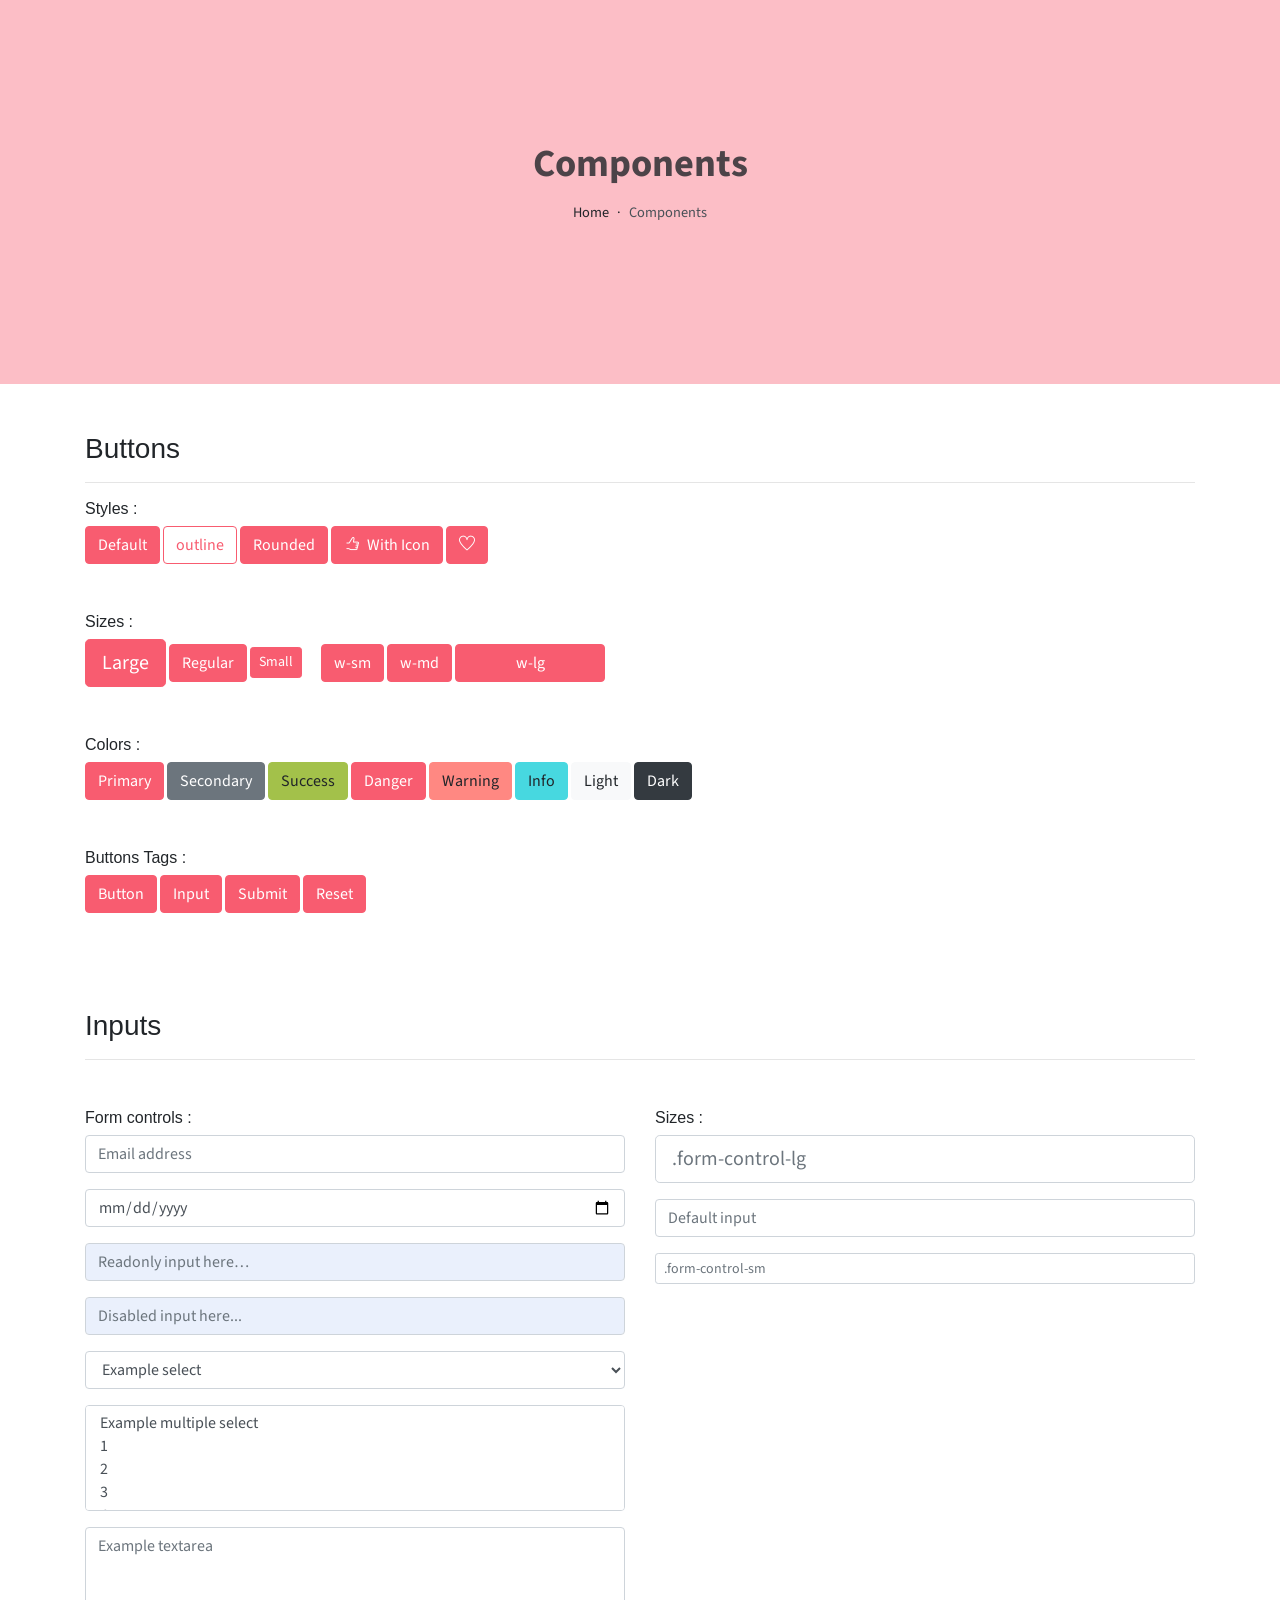
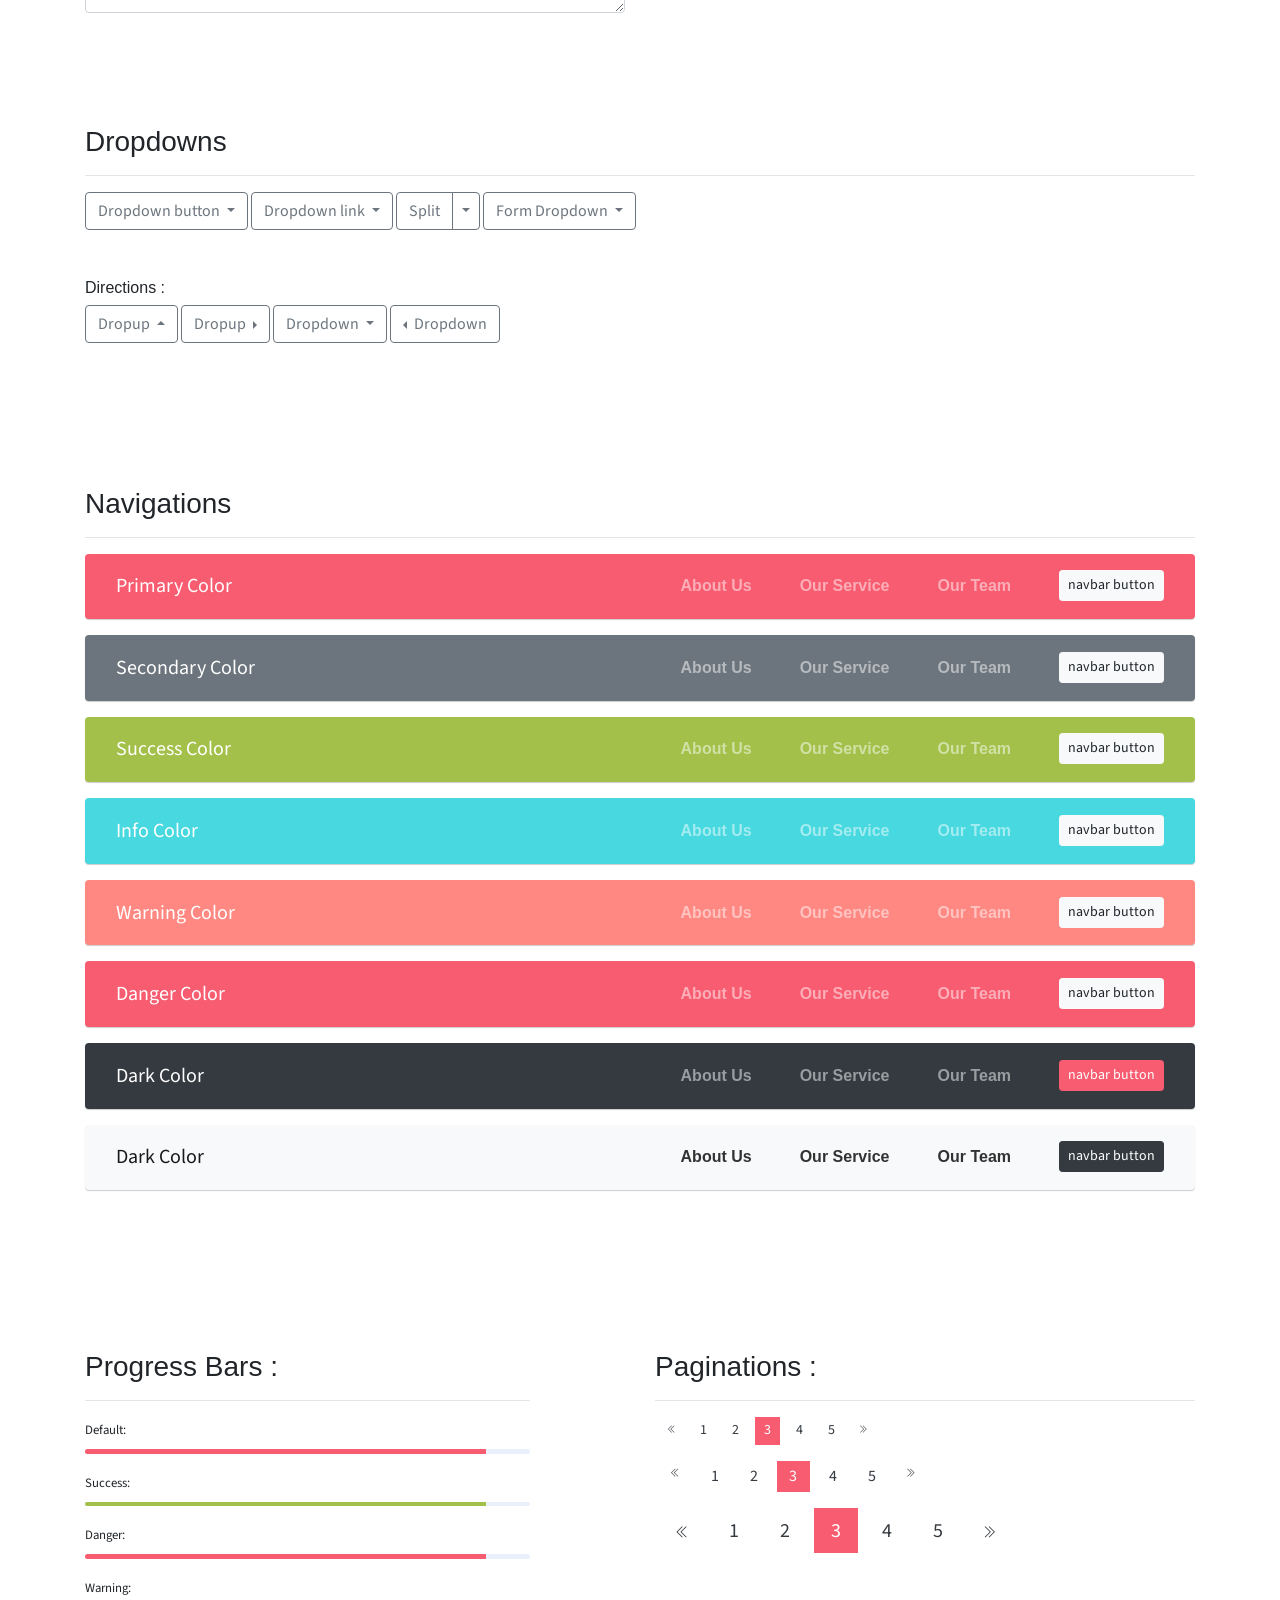
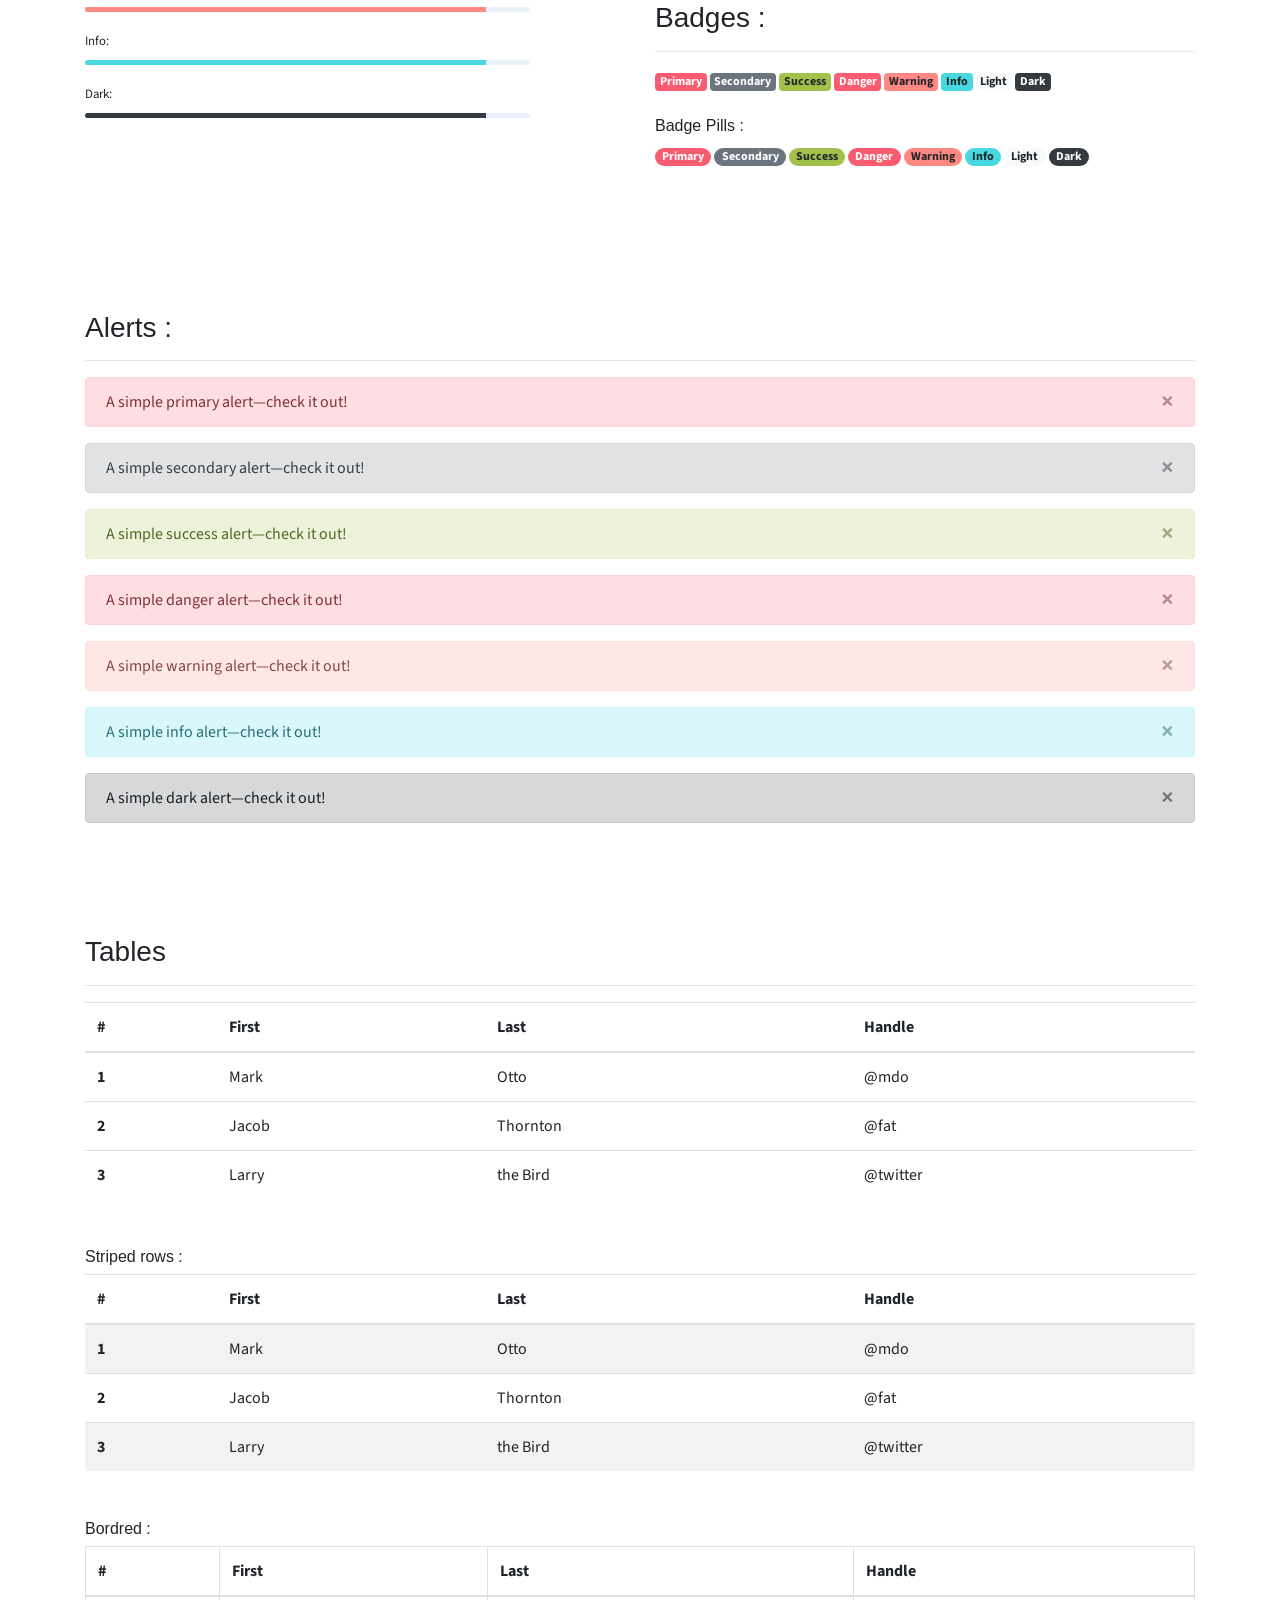
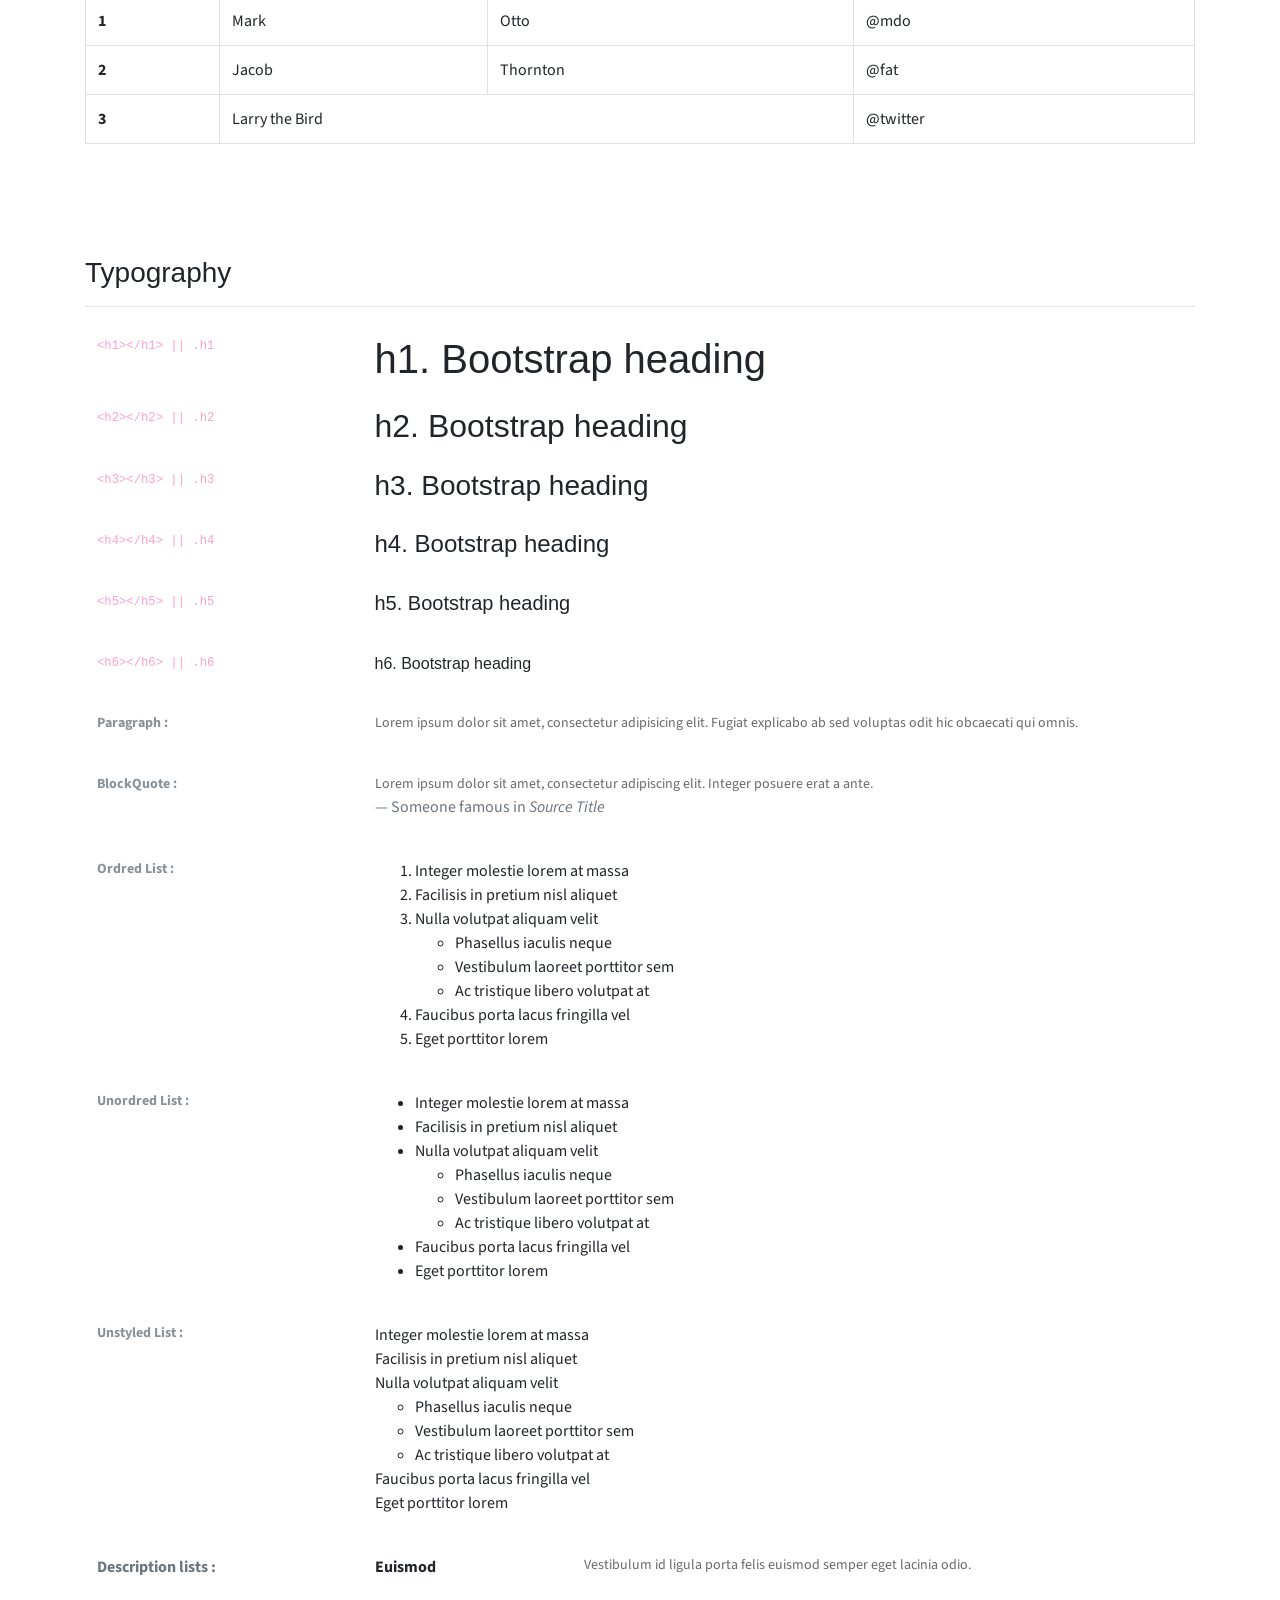
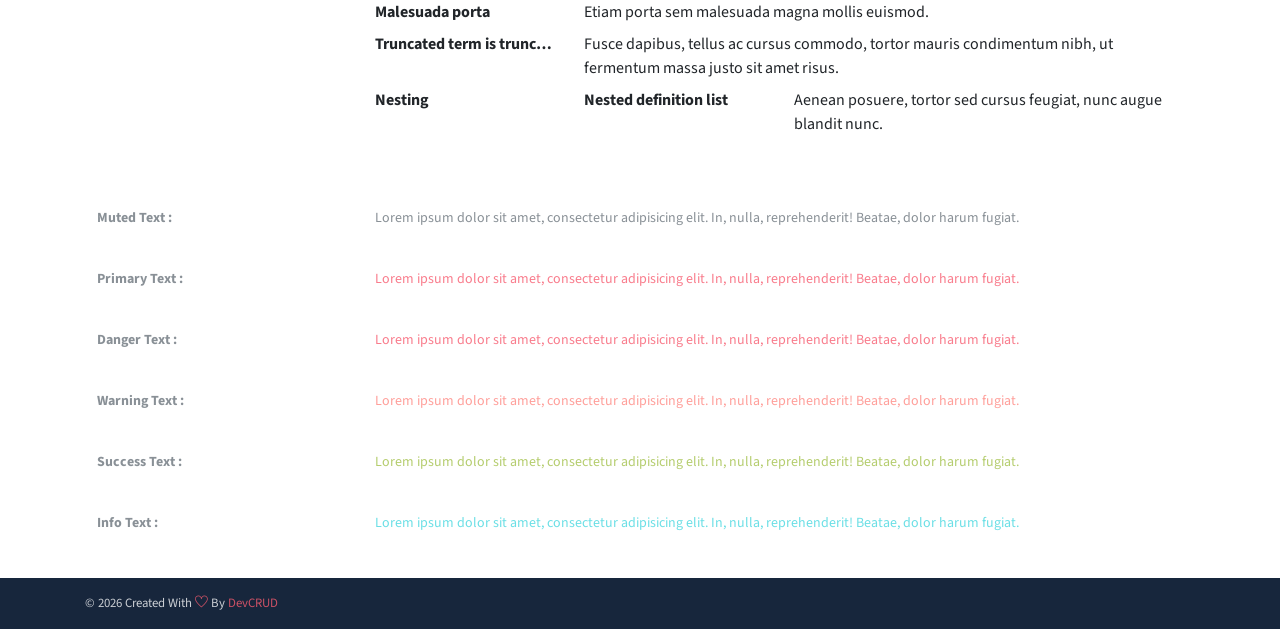
<file: docs/components.html>
<!DOCTYPE html>
<html lang="en">
<head>
   <meta charset="utf-8">
   <meta name="viewport" content="width=device-width, initial-scale=1, shrink-to-fit=no">
   <meta name="description" content="Start your development with JohnDoe landing page.">
   <meta name="author" content="Devcrud">
   <title>Satyaranjan Landing page | Components</title>
   <link rel="icon" href="assets/imgs/favicon.png" type="image/png">
   <!-- font icons -->
   <link rel="stylesheet" href="assets/vendors/themify-icons/css/themify-icons.css">
   <!-- Bootstrap + Steller  -->
   <link rel="stylesheet" href="assets/css/johndoe.css">
</head>
<body>

   <!-- Page Header -->
   <header class="header header-mini"> 
      <div class="header-title">Components</div> 
      <nav aria-label="breadcrumb">
         <ol class="breadcrumb">
            <li class="breadcrumb-item"><a href="/">Home</a></li>
            <li class="breadcrumb-item active" aria-current="page">Components</li>
         </ol>
      </nav>
   </header> <!-- End Of Page Header -->

   <!-- main content -->
   <div class="container">

      <!-- Buttons -->
      <h3 class="mt-5">Buttons</h3>
      <hr>
      <h6 class="section-secondary-title">Styles :</h6>
      <button class="btn btn-primary">Default</button>
      <button class="btn btn-outline-primary">outline</button>
      <button class="btn btn-primary rounded">Rounded</button>
      <button class="btn btn-primary rounded"><i class="ti-thumb-up pr-1"></i> With Icon</button>
      <button class="btn btn-primary circle"><i class="ti-heart"></i></button>

      <h6 class="section-secondary-title mt-5">Sizes :</h6>
      <button class="btn btn-primary btn-lg">Large</button>
      <button class="btn btn-primary ">Regular</button>
      <button class="btn btn-primary btn-sm">Small</button>
      <button class="btn btn-primary w-sm ml-3">w-sm</button>
      <button class="btn btn-primary w-md">w-md</button>
      <button class="btn btn-primary w-lg">w-lg</button>

      <h6 class="section-secondary-title mt-5">Colors :</h6>          
      <button type="button" class="btn btn-primary">Primary</button>
      <button type="button" class="btn btn-secondary">Secondary</button>
      <button type="button" class="btn btn-success">Success</button>
      <button type="button" class="btn btn-danger">Danger</button>
      <button type="button" class="btn btn-warning">Warning</button>
      <button type="button" class="btn btn-info">Info</button>
      <button type="button" class="btn btn-light">Light</button>
      <button type="button" class="btn btn-dark">Dark</button>

      <h6 class="section-secondary-title mt-5">Buttons Tags :</h6>
      <button class="btn btn-primary" type="submit">Button</button>
      <input class="btn btn-primary" type="button" value="Input">
      <input class="btn btn-primary" type="submit" value="Submit">
      <input class="btn btn-primary" type="reset" value="Reset">
      
      <!-- devider -->
      <div class="py-5"></div>

      <!-- Inputs -->
      <h3>Inputs</h3>
      <hr>
      <div class="row mt-5">
         <div class="col-md-6">
            <h6 class="section-secondary-title">Form controls :</h6>        
            <div class="form-group">
               <input type="email" class="form-control" id="exampleFormControlInput1" placeholder="Email address">
            </div>
            <div class="form-group">
               <input type="date" class="form-control" id="exampleFormControlInput1" placeholder="Date">
            </div>
            <div class="form-group">
               <input class="form-control" type="text" placeholder="Readonly input here…" readonly>
            </div>
            <div class="form-group">
               <input class="form-control" id="disabledInput" type="text" placeholder="Disabled input here..." disabled>
            </div>
            <div class="form-group">
               <select class="form-control" id="exampleFormControlSelect1">
                  <option>Example select</option>
                  <option>1</option>
                  <option>2</option>
                  <option>3</option>
                  <option>4</option>
                  <option>5</option>
               </select>
            </div>
            <div class="form-group">
               <select multiple class="form-control" id="exampleFormControlSelect2">
                  <option>Example multiple select</option>
                  <option>1</option>
                  <option>2</option>
                  <option>3</option>
                  <option>4</option>
                  <option>5</option>
               </select>
            </div>
            <div class="form-group">
               <textarea class="form-control" id="exampleFormControlTextarea1" rows="3" placeholder="Example textarea"></textarea>
            </div>
         </div>
         <div class="col-md-6">
            <h6 class="section-secondary-title">Sizes :</h6>    
            <div class="form-group">
               <input class="form-control form-control-lg" type="text" placeholder=".form-control-lg">             
            </div>
            <div class="form-group">
               <input class="form-control" type="text" placeholder="Default input">
            </div>
            <div class="form-group">
               <input class="form-control form-control-sm" type="text" placeholder=".form-control-sm"> 
            </div>
         </div>
      </div> <!-- end of inputs -->   

      <!-- devider -->
      <div class="py-5"></div>             

      <!-- Dropdowns -->
      <h3 class="components-section-title font-weight-normal">Dropdowns</h3>
      <hr>
      <div class="dropdown d-inline-block">
         <button class="btn btn-outline-secondary dropdown-toggle" type="button" id="dropdownMenuButton" data-toggle="dropdown" aria-haspopup="true" aria-expanded="false">
         Dropdown button
         </button>
         <div class="dropdown-menu" aria-labelledby="dropdownMenuButton">
         <a class="dropdown-item" href="#">Action</a>
         <a class="dropdown-item" href="#">Another action</a>
         <a class="dropdown-item" href="#">Something else here</a>
         </div>
      </div>
      <div class="dropdown d-inline-block">
         <a class="btn btn-outline-secondary dropdown-toggle" href="#" role="button" id="dropdownMenuLink" data-toggle="dropdown" aria-haspopup="true" aria-expanded="false">
            Dropdown link
         </a>
         <div class="dropdown-menu" aria-labelledby="dropdownMenuLink">
            <a class="dropdown-item" href="#">Action</a>
            <a class="dropdown-item" href="#">Another action</a>
            <a class="dropdown-item" href="#">Something else here</a>
         </div>
      </div>
      <div class="btn-group">
         <button type="button" class="btn btn-outline-secondary">Split</button>
         <button type="button" class="btn btn-outline-secondary dropdown-toggle dropdown-toggle-split" data-toggle="dropdown" aria-haspopup="true" aria-expanded="false">
         <span class="sr-only">Toggle Dropdown</span>
         </button>
         <div class="dropdown-menu">
            <a class="dropdown-item" href="#">Action</a>
            <a class="dropdown-item" href="#">Another action</a>
            <a class="dropdown-item" href="#">Something else here</a>
            <div class="dropdown-divider"></div>
            <a class="dropdown-item" href="#">Separated link</a>
         </div>
      </div>
      <div class="btn-group">
         <button class="btn btn-outline-secondary dropdown-toggle" type="button" id="dropdownMenuButton" data-toggle="dropdown" aria-haspopup="true" aria-expanded="false">
            Form Dropdown
         </button>
         <div class="dropdown-menu form">
            <form class="px-4 py-3">
               <div class="form-group">
                  <input type="email" class="form-control" id="exampleDropdownFormEmail1" placeholder="email@example.com">
               </div>
               <div class="form-group">
                  <input type="password" class="form-control" id="exampleDropdownFormPassword1" placeholder="Password">
               </div>
               <div class="form-check mb-3">
                  <input type="checkbox" class="form-check-input" id="dropdownCheck">
                  <label class="form-check-label" for="dropdownCheck">
                     Remember me
                  </label>
               </div>
               <button type="submit" class="btn btn-primary btn-block">Sign in</button>
            </form>
            <div class="dropdown-divider"></div>
            <a class="dropdown-item" href="#"><small>New around here? Sign up</small></a>
            <a class="dropdown-item" href="#"><small>Forgot password?</small></a>
         </div>
      </div>       
      <h6 class="section-secondary-title mt-5">Directions :</h6>  
      <div class="btn-group dropup">
         <button type="button" class="btn btn-outline-secondary dropdown-toggle" data-toggle="dropdown" aria-haspopup="true" aria-expanded="false">
            Dropup
         </button>
         <div class="dropdown-menu">
            <a class="dropdown-item" href="#">Action</a>
            <a class="dropdown-item" href="#">Another action</a>
            <a class="dropdown-item" href="#">Something else here</a>
            <div class="dropdown-divider"></div>
            <a class="dropdown-item" href="#">Separated link</a>
         </div>
      </div>
      <div class="btn-group dropright">
         <button type="button" class="btn btn-outline-secondary dropdown-toggle" data-toggle="dropdown" aria-haspopup="true" aria-expanded="false">
            Dropup
         </button>
         <div class="dropdown-menu">
            <a class="dropdown-item" href="#">Action</a>
            <a class="dropdown-item" href="#">Another action</a>
            <a class="dropdown-item" href="#">Something else here</a>
            <div class="dropdown-divider"></div>
            <a class="dropdown-item" href="#">Separated link</a>
         </div>
      </div>
      <div class="btn-group">
         <button type="button" class="btn btn-outline-secondary dropdown-toggle" data-toggle="dropdown" aria-haspopup="true" aria-expanded="false">
            Dropdown
         </button>
         <div class="dropdown-menu">
            <a class="dropdown-item" href="#">Action</a>
            <a class="dropdown-item" href="#">Another action</a>
            <a class="dropdown-item" href="#">Something else here</a>
            <div class="dropdown-divider"></div>
            <a class="dropdown-item" href="#">Separated link</a>
         </div>
      </div>
      <div class="btn-group dropleft">
         <button type="button" class="btn btn-outline-secondary dropdown-toggle" data-toggle="dropdown" aria-haspopup="true" aria-expanded="false">
            Dropdown
         </button>
         <div class="dropdown-menu">
            <a class="dropdown-item" href="#">Action</a>
            <a class="dropdown-item" href="#">Another action</a>
            <a class="dropdown-item" href="#">Something else here</a>
            <div class="dropdown-divider"></div>
            <a class="dropdown-item" href="#">Separated link</a>
         </div>
      </div> <!-- end of Dropdowns -->  

      <!-- devider -->
      <div class="py-5"></div>   

      <!-- navbars -->
      <h3 class="components-section-title font-weight-normal mt-5">Navigations</h3>
      <hr>
      <nav class="navbar navbar-expand-sm navbar-dark bg-primary rounded shadow mb-3">
         <div class="container">
            <a class="navbar-brand" href="#">Primary Color</a>
            <button class="navbar-toggler ml-auto" type="button" data-toggle="collapse" data-target="#navbarSupportedContent" aria-controls="navbarSupportedContent" aria-expanded="false" aria-label="Toggle navigation">
            <span class="navbar-toggler-icon"></span>
            </button>
            <div class="collapse navbar-collapse" id="navbarSupportedContent">
               <ul class="navbar-nav ml-auto"> 
                  <li class="nav-item">
                     <a class="nav-link" href="#about">About Us</a>
                  </li>
                  <li class="nav-item">
                     <a class="nav-link" href="#service">Our Service</a>
                  </li>
                  <li class="nav-item">
                     <a class="nav-link" href="#team">Our Team</a>
                  </li>
                  <li class="nav-item">
                     <a href="#book-table" class="ml-4 mt-1 btn btn-light btn-sm">navbar button</a>
                  </li>
               </ul>                       
            </div>
         </div>
      </nav>
      <nav class="navbar navbar-expand-sm navbar-dark bg-secondary rounded shadow mb-3">
         <div class="container">
            <a class="navbar-brand" href="#">Secondary Color</a>
            <button class="navbar-toggler ml-auto" type="button" data-toggle="collapse" data-target="#navbarSupportedContent" aria-controls="navbarSupportedContent" aria-expanded="false" aria-label="Toggle navigation">
            <span class="navbar-toggler-icon"></span>
            </button>
            <div class="collapse navbar-collapse" id="navbarSupportedContent">
               <ul class="navbar-nav ml-auto"> 
                  <li class="nav-item">
                     <a class="nav-link" href="#about">About Us</a>
                  </li>
                  <li class="nav-item">
                     <a class="nav-link" href="#service">Our Service</a>
                  </li>
                  <li class="nav-item">
                     <a class="nav-link" href="#team">Our Team</a>
                  </li>
                  <li class="nav-item">
                     <a href="#book-table" class="ml-4 mt-1 btn btn-light btn-sm">navbar button</a>
                  </li>
               </ul>                       
            </div>
         </div>
      </nav>
      <nav class="navbar navbar-expand-sm navbar-dark bg-success rounded shadow mb-3">
         <div class="container">
            <a class="navbar-brand" href="#">Success Color</a>
            <button class="navbar-toggler ml-auto" type="button" data-toggle="collapse" data-target="#navbarSupportedContent" aria-controls="navbarSupportedContent" aria-expanded="false" aria-label="Toggle navigation">
            <span class="navbar-toggler-icon"></span>
            </button>
            <div class="collapse navbar-collapse" id="navbarSupportedContent">
               <ul class="navbar-nav ml-auto"> 
                  <li class="nav-item">
                     <a class="nav-link" href="#about">About Us</a>
                  </li>
                  <li class="nav-item">
                     <a class="nav-link" href="#service">Our Service</a>
                  </li>
                  <li class="nav-item">
                     <a class="nav-link" href="#team">Our Team</a>
                  </li>
                  <li class="nav-item">
                     <a href="#book-table" class="ml-4 mt-1 btn btn-light btn-sm">navbar button</a>
                  </li>
               </ul>                       
            </div>
         </div>
      </nav>
      <nav class="navbar navbar-expand-sm navbar-dark bg-info rounded shadow mb-3">
         <div class="container">
            <a class="navbar-brand" href="#">Info Color</a>
            <button class="navbar-toggler ml-auto" type="button" data-toggle="collapse" data-target="#navbarSupportedContent" aria-controls="navbarSupportedContent" aria-expanded="false" aria-label="Toggle navigation">
            <span class="navbar-toggler-icon"></span>
            </button>
            <div class="collapse navbar-collapse" id="navbarSupportedContent">
               <ul class="navbar-nav ml-auto"> 
                  <li class="nav-item">
                     <a class="nav-link" href="#about">About Us</a>
                  </li>
                  <li class="nav-item">
                     <a class="nav-link" href="#service">Our Service</a>
                  </li>
                  <li class="nav-item">
                     <a class="nav-link" href="#team">Our Team</a>
                  </li>
                  <li class="nav-item">
                     <a href="#book-table" class="ml-4 mt-1 btn btn-light btn-sm">navbar button</a>
                  </li>
               </ul>                       
            </div>
         </div>
      </nav>
      <nav class="navbar navbar-expand-sm navbar-dark bg-warning rounded shadow mb-3">
         <div class="container">
            <a class="navbar-brand" href="#">Warning Color</a>
            <button class="navbar-toggler ml-auto" type="button" data-toggle="collapse" data-target="#navbarSupportedContent" aria-controls="navbarSupportedContent" aria-expanded="false" aria-label="Toggle navigation">
            <span class="navbar-toggler-icon"></span>
            </button>
            <div class="collapse navbar-collapse" id="navbarSupportedContent">
               <ul class="navbar-nav ml-auto"> 
                  <li class="nav-item">
                     <a class="nav-link" href="#about">About Us</a>
                  </li>
                  <li class="nav-item">
                     <a class="nav-link" href="#service">Our Service</a>
                  </li>
                  <li class="nav-item">
                     <a class="nav-link" href="#team">Our Team</a>
                  </li>
                  <li class="nav-item">
                     <a href="#book-table" class="ml-4 mt-1 btn btn-light btn-sm">navbar button</a>
                  </li>
               </ul>                       
            </div>
         </div>
      </nav>
      <nav class="navbar navbar-expand-sm navbar-dark bg-danger rounded shadow mb-3">
         <div class="container">
            <a class="navbar-brand" href="#">Danger Color</a>
            <button class="navbar-toggler ml-auto" type="button" data-toggle="collapse" data-target="#navbarSupportedContent" aria-controls="navbarSupportedContent" aria-expanded="false" aria-label="Toggle navigation">
            <span class="navbar-toggler-icon"></span>
            </button>
            <div class="collapse navbar-collapse" id="navbarSupportedContent">
               <ul class="navbar-nav ml-auto"> 
                  <li class="nav-item">
                     <a class="nav-link" href="#about">About Us</a>
                  </li>
                  <li class="nav-item">
                     <a class="nav-link" href="#service">Our Service</a>
                  </li>
                  <li class="nav-item">
                     <a class="nav-link" href="#team">Our Team</a>
                  </li>
                  <li class="nav-item">
                     <a href="#book-table" class="ml-4 mt-1 btn btn-light btn-sm">navbar button</a>
                  </li>
               </ul>                       
            </div>
         </div>
      </nav>
      <nav class="navbar navbar-expand-sm navbar-dark bg-dark rounded shadow mb-3">
         <div class="container">
            <a class="navbar-brand" href="#">Dark Color</a>
            <button class="navbar-toggler ml-auto" type="button" data-toggle="collapse" data-target="#navbarSupportedContent" aria-controls="navbarSupportedContent" aria-expanded="false" aria-label="Toggle navigation">
            <span class="navbar-toggler-icon"></span>
            </button>
            <div class="collapse navbar-collapse" id="navbarSupportedContent">
               <ul class="navbar-nav ml-auto"> 
                  <li class="nav-item">
                     <a class="nav-link" href="#about">About Us</a>
                  </li>
                  <li class="nav-item">
                     <a class="nav-link" href="#service">Our Service</a>
                  </li>
                  <li class="nav-item">
                     <a class="nav-link" href="#team">Our Team</a>
                  </li>
                  <li class="nav-item">
                     <a href="#book-table" class="ml-4 mt-1 btn btn-primary btn-sm">navbar button</a>
                  </li>
               </ul>                       
            </div>
         </div>
      </nav>
      <nav class="navbar navbar-expand-sm navbar-light bg-light rounded shadow mb-3">
         <div class="container">
            <a class="navbar-brand" href="#">Dark Color</a>
            <button class="navbar-toggler ml-auto" type="button" data-toggle="collapse" data-target="#navbarSupportedContent" aria-controls="navbarSupportedContent" aria-expanded="false" aria-label="Toggle navigation">
            <span class="navbar-toggler-icon"></span>
            </button>
            <div class="collapse navbar-collapse" id="navbarSupportedContent">
               <ul class="navbar-nav ml-auto"> 
                  <li class="nav-item">
                     <a class="nav-link" href="#about">About Us</a>
                  </li>
                  <li class="nav-item">
                     <a class="nav-link" href="#service">Our Service</a>
                  </li>
                  <li class="nav-item">
                     <a class="nav-link" href="#team">Our Team</a>
                  </li>
                  <li class="nav-item">
                     <a href="#book-table" class="ml-4 mt-1 btn btn-dark btn-sm">navbar button</a>
                  </li>
               </ul>                       
            </div>
         </div>
      </nav>
      <!-- End of navbars -->

      <!-- devider -->
      <div class="py-5"></div>   
      
      <!-- progress bars -->
      <div class="row justify-content-between">
         <div class="col-md-5">
            <h3 class="components-section-title font-weight-normal mt-5">Progress Bars :</h3>
            <hr>
            <small>Default: </small>
            <div class="progress mt-2 mb-3">
               <div class="progress-bar" role="progressbar" style="width: 90%" aria-valuenow="25" aria-valuemin="0" aria-valuemax="100"></div>
            </div>
            <small>Success:</small>
            <div class="progress mt-2 mb-3">
               <div class="progress-bar bg-success" role="progressbar" style="width: 90%" aria-valuenow="25" aria-valuemin="0" aria-valuemax="100"></div>
            </div>
            <small>Danger:</small>
            <div class="progress mt-2 mb-3">
               <div class="progress-bar bg-danger" role="progressbar" style="width: 90%" aria-valuenow="25" aria-valuemin="0" aria-valuemax="100"></div>
            </div>
            <small>Warning:</small>
            <div class="progress mt-2 mb-3">
               <div class="progress-bar bg-warning" role="progressbar" style="width: 90%" aria-valuenow="25" aria-valuemin="0" aria-valuemax="100"></div>
            </div>
            <small>Info:</small>
            <div class="progress mt-2 mb-3">
               <div class="progress-bar bg-info" role="progressbar" style="width: 90%" aria-valuenow="25" aria-valuemin="0" aria-valuemax="100"></div>
            </div>
            <small>Dark:</small>
            <div class="progress mt-2 mb-3">
               <div class="progress-bar bg-dark" role="progressbar" style="width: 90%" aria-valuenow="25" aria-valuemin="0" aria-valuemax="100"></div>
            </div>
         </div>
         <div class="col-md-6">
            <h3 class="components-section-title font-weight-normal mt-5">Paginations :</h3>
            <hr>
            <nav aria-label="Page navigation example">
               <ul class="pagination pagination-sm">
                  <li class="page-item"><a class="page-link" href="#"><i class="ti-angle-double-left"></i></a></li>
                  <li class="page-item"><a class="page-link" href="#">1</a></li>
                  <li class="page-item"><a class="page-link" href="#">2</a></li>
                  <li class="page-item active"><a class="page-link" href="#">3</a></li>
                  <li class="page-item"><a class="page-link" href="#">4</a></li>
                  <li class="page-item"><a class="page-link" href="#">5</a></li>
                  <li class="page-item"><a class="page-link" href="#"><i class="ti-angle-double-right"></i></a></li>
               </ul>
            </nav>
            <nav aria-label="Page navigation example">
               <ul class="pagination">
               <li class="page-item"><a class="page-link" href="#"><i class="ti-angle-double-left"></i></a></li>
                  <li class="page-item"><a class="page-link" href="#">1</a></li>
                  <li class="page-item"><a class="page-link" href="#">2</a></li>
                  <li class="page-item active"><a class="page-link" href="#">3</a></li>
                  <li class="page-item"><a class="page-link" href="#">4</a></li>
                  <li class="page-item"><a class="page-link" href="#">5</a></li>
                  <li class="page-item"><a class="page-link" href="#"><i class="ti-angle-double-right"></i></a></li>
               </ul>
            </nav>
            <nav aria-label="Page navigation example">
               <ul class="pagination pagination-lg">
                  <li class="page-item"><a class="page-link" href="#"><i class="ti-angle-double-left"></i></a></li>
                  <li class="page-item"><a class="page-link" href="#">1</a></li>
                  <li class="page-item"><a class="page-link" href="#">2</a></li>
                  <li class="page-item active"><a class="page-link" href="#">3</a></li>
                  <li class="page-item"><a class="page-link" href="#">4</a></li>
                  <li class="page-item"><a class="page-link" href="#">5</a></li>
                  <li class="page-item"><a class="page-link" href="#"><i class="ti-angle-double-right"></i></a></li>
               </ul>
            </nav>

            <!-- Badges -->
            <h3 class="components-section-title font-weight-normal mt-5">Badges :</h3>
            <hr>
            <span class="badge badge-primary">Primary</span>
            <span class="badge badge-secondary">Secondary</span>
            <span class="badge badge-success">Success</span>
            <span class="badge badge-danger">Danger</span>
            <span class="badge badge-warning">Warning</span>
            <span class="badge badge-info">Info</span>
            <span class="badge badge-light">Light</span>
            <span class="badge badge-dark">Dark</span>
            <h6 class="section-secondary-title mt-4 mb-2">Badge Pills :</h6>
            <span class="badge badge-pill badge-primary">Primary</span>
            <span class="badge badge-pill badge-secondary">Secondary</span>
            <span class="badge badge-pill badge-success">Success</span>
            <span class="badge badge-pill badge-danger">Danger</span>
            <span class="badge badge-pill badge-warning">Warning</span>
            <span class="badge badge-pill badge-info">Info</span>
            <span class="badge badge-pill badge-light">Light</span>
            <span class="badge badge-pill badge-dark">Dark</span>
         </div>
      </div> <!-- End of Progress bars -->

      <!-- devider -->
      <div class="py-5"></div>  

      <!-- Alerts -->
      <h3 class="components-section-title font-weight-normal mt-5">Alerts :</h3>
      <hr>
      <div class="alert alert-primary alert-dismissible fade show" role="alert">
         A simple primary alert—check it out!
         <button type="button" class="close" data-dismiss="alert" aria-label="Close">
            <span aria-hidden="true">&times;</span>
         </button>
      </div>
      <div class="alert alert-secondary alert-dismissible fade show" role="alert">
         A simple secondary alert—check it out!
         <button type="button" class="close" data-dismiss="alert" aria-label="Close">
            <span aria-hidden="true">&times;</span>
         </button>
      </div>
      <div class="alert alert-success alert-dismissible fade show" role="alert">
         A simple success alert—check it out!
         <button type="button" class="close" data-dismiss="alert" aria-label="Close">
            <span aria-hidden="true">&times;</span>
         </button>
      </div>
      <div class="alert alert-danger alert-dismissible fade show" role="alert">
         A simple danger alert—check it out!
         <button type="button" class="close" data-dismiss="alert" aria-label="Close">
            <span aria-hidden="true">&times;</span>
         </button>
      </div>
      <div class="alert alert-warning alert-dismissible fade show" role="alert">
         A simple warning alert—check it out!
         <button type="button" class="close" data-dismiss="alert" aria-label="Close">
            <span aria-hidden="true">&times;</span>
         </button>
      </div>
      <div class="alert alert-info alert-dismissible fade show" role="alert">
         A simple info alert—check it out!
         <button type="button" class="close" data-dismiss="alert" aria-label="Close">
            <span aria-hidden="true">&times;</span>
         </button>
      </div>
      <div class="alert alert-dark alert-dismissible fade show" role="alert">
         A simple dark alert—check it out!
         <button type="button" class="close" data-dismiss="alert" aria-label="Close">
            <span aria-hidden="true">&times;</span>
         </button>
      </div>
      <!-- end of alerts -->

      <!-- devider -->
      <div class="py-5"></div> 
   
      <!-- tables -->
      <h3 class="components-section-title">Tables</h3>
      <hr>
      <table class="table">
         <thead>
            <tr>
               <th scope="col">#</th>
               <th scope="col">First</th>
               <th scope="col">Last</th>
               <th scope="col">Handle</th>
            </tr>
         </thead>
         <tbody>
            <tr>
               <th scope="row">1</th>
               <td>Mark</td>
               <td>Otto</td>
               <td>@mdo</td>
            </tr>
            <tr>
               <th scope="row">2</th>
               <td>Jacob</td>
               <td>Thornton</td>
               <td>@fat</td>
            </tr>
            <tr>
               <th scope="row">3</th>
               <td>Larry</td>
               <td>the Bird</td>
               <td>@twitter</td>
            </tr>
         </tbody>
      </table>

      <h6 class="section-secondary-title mt-5">Striped rows :</h6>
      <table class="table table-striped">
         <thead>
            <tr>
               <th scope="col">#</th>
               <th scope="col">First</th>
               <th scope="col">Last</th>
               <th scope="col">Handle</th>
            </tr>
         </thead>
         <tbody>
            <tr>
               <th scope="row">1</th>
               <td>Mark</td>
               <td>Otto</td>
               <td>@mdo</td>
            </tr>
            <tr>
               <th scope="row">2</th>
               <td>Jacob</td>
               <td>Thornton</td>
               <td>@fat</td>
            </tr>
            <tr>
               <th scope="row">3</th>
               <td>Larry</td>
               <td>the Bird</td>
               <td>@twitter</td>
            </tr>
         </tbody>
      </table>

      <h6 class="section-secondary-title mt-5">Bordred :</h6>
      <table class="table table-bordered">
         <thead>
            <tr>
               <th scope="col">#</th>
               <th scope="col">First</th>
               <th scope="col">Last</th>
               <th scope="col">Handle</th>
            </tr>
         </thead>
         <tbody>
            <tr>
               <th scope="row">1</th>
               <td>Mark</td>
               <td>Otto</td>
               <td>@mdo</td>
            </tr>
            <tr>
               <th scope="row">2</th>
               <td>Jacob</td>
               <td>Thornton</td>
               <td>@fat</td>
            </tr>
            <tr>
               <th scope="row">3</th>
               <td colspan="2">Larry the Bird</td>
               <td>@twitter</td>
            </tr>
         </tbody>
      </table>
      <!-- end of tables -->

      <!-- devider -->
      <div class="py-5"></div> 

      <!-- typography -->
      <h3 class="components-section-title">Typography</h3>
      <hr>
     
      <table class="table table-borderless v-align-center">
         <tbody>
            <tr>
               <td>
                  <p><code class="highlighter-rouge">&lt;h1&gt;&lt;/h1&gt; || .h1</code></p>
               </td>
               <td class="w-75"><span class="h1">h1. Bootstrap heading</span></td>
            </tr>
            <tr>
               <td>
                  <p><code class="highlighter-rouge">&lt;h2&gt;&lt;/h2&gt; || .h2</code></p>
               </td>
               <td><span class="h2">h2. Bootstrap heading</span></td>
            </tr>
            <tr>
               <td>
                  <p><code class="highlighter-rouge">&lt;h3&gt;&lt;/h3&gt; || .h3</code></p>
               </td>
               <td><span class="h3">h3. Bootstrap heading</span></td>
            </tr>
            <tr>
               <td>
                  <p><code class="highlighter-rouge">&lt;h4&gt;&lt;/h4&gt; || .h4</code></p>
               </td>
               <td><span class="h4">h4. Bootstrap heading</span></td>
            </tr>
            <tr>
               <td>
                  <p><code class="highlighter-rouge">&lt;h5&gt;&lt;/h5&gt; || .h5</code></p>
               </td>
               <td><span class="h5">h5. Bootstrap heading</span></td>
            </tr>
            <tr>
               <td>
                  <p><code class="highlighter-rouge">&lt;h6&gt;&lt;/h6&gt; || .h6</code></p>
               </td>
               <td><span class="h6">h6. Bootstrap heading</span></td>
            </tr>
            <tr>
               <td>
                  <p class="font-weight-bold text-muted">Paragraph :</p>
               </td>
               <td><p>Lorem ipsum dolor sit amet, consectetur adipisicing elit. Fugiat explicabo ab sed voluptas odit hic obcaecati qui omnis.</p></td>
            </tr>
            <tr>
               <td>
                  <p class="font-weight-bold text-muted">BlockQuote :</p>
               </td>
               <td>
                  <blockquote class="blockquote">
                     <p class="mb-0">Lorem ipsum dolor sit amet, consectetur adipiscing elit. Integer posuere erat a ante.</p>
                     <footer class="blockquote-footer">Someone famous in <cite title="Source Title">Source Title</cite></footer>
                  </blockquote>
               </td>
            </tr>

            
            <tr>
               <td><p class="font-weight-bold text-muted">Ordred List :</p></td>
               <td>
                  <ol>
                     <li>Integer molestie lorem at massa</li>
                     <li>Facilisis in pretium nisl aliquet</li>
                     <li>Nulla volutpat aliquam velit
                        <ul>
                           <li>Phasellus iaculis neque</li>
                           <li>Vestibulum laoreet porttitor sem</li>
                           <li>Ac tristique libero volutpat at</li>
                        </ul>
                     </li>
                     <li>Faucibus porta lacus fringilla vel</li>
                     <li>Eget porttitor lorem</li>
                  </ol>
               </td>
            </tr>
            <tr>
               <td><p class="font-weight-bold text-muted">Unordred List :</p></td>
               <td>
                  <ul >
                     <li>Integer molestie lorem at massa</li>
                     <li>Facilisis in pretium nisl aliquet</li>
                     <li>Nulla volutpat aliquam velit
                        <ul>
                           <li>Phasellus iaculis neque</li>
                           <li>Vestibulum laoreet porttitor sem</li>
                           <li>Ac tristique libero volutpat at</li>
                        </ul>
                     </li>
                     <li>Faucibus porta lacus fringilla vel</li>
                     <li>Eget porttitor lorem</li>
                  </ul>
               </td>
            </tr>
            <tr>
               <td><p class="font-weight-bold text-muted">Unstyled List :</p></td>
               <td>
                  <ul class="list-unstyled">
                     <li>Integer molestie lorem at massa</li>
                     <li>Facilisis in pretium nisl aliquet</li>
                     <li>Nulla volutpat aliquam velit
                        <ul>
                           <li>Phasellus iaculis neque</li>
                           <li>Vestibulum laoreet porttitor sem</li>
                           <li>Ac tristique libero volutpat at</li>
                        </ul>
                     </li>
                     <li>Faucibus porta lacus fringilla vel</li>
                     <li>Eget porttitor lorem</li>
                  </ul>
               </td>
            </tr>
            <tr>
               <td class="font-weight-bold text-muted">Description lists : </td>
               <td>
                  <dl class="row">
                     <dt class="col-sm-3">Euismod</dt>
                     <dd class="col-sm-9">
                        <p>Vestibulum id ligula porta felis euismod semper eget lacinia odio.</p>
                     </dd>

                     <dt class="col-sm-3">Malesuada porta</dt>
                     <dd class="col-sm-9">Etiam porta sem malesuada magna mollis euismod.</dd>

                     <dt class="col-sm-3 text-truncate">Truncated term is truncated</dt>
                     <dd class="col-sm-9">Fusce dapibus, tellus ac cursus commodo, tortor mauris condimentum nibh, ut fermentum massa justo sit amet risus.</dd>

                     <dt class="col-sm-3">Nesting</dt>
                     <dd class="col-sm-9">
                        <dl class="row">
                           <dt class="col-sm-4">Nested definition list</dt>
                           <dd class="col-sm-8">Aenean posuere, tortor sed cursus feugiat, nunc augue blandit nunc.</dd>
                        </dl>
                     </dd>
                  </dl>
               </td>
            </tr>
            <tr>
               <td>
                  <p class="font-weight-bold text-muted">Muted Text :</p>
               </td>
               <td>
                  <p class="text-muted">Lorem ipsum dolor sit amet, consectetur adipisicing elit. In, nulla, reprehenderit! Beatae, dolor harum fugiat.</p>
               </td>
            </tr>
            <tr>
               <td>
                  <p class="font-weight-bold text-muted">Primary Text :</p>
               </td>
               <td>
                  <p class="text-primary">Lorem ipsum dolor sit amet, consectetur adipisicing elit. In, nulla, reprehenderit! Beatae, dolor harum fugiat.</p>
               </td>
            </tr>
            <tr>
               <td>
                  <p class="font-weight-bold text-muted">Danger Text :</p>
               </td>
               <td>
                  <p class="text-danger">Lorem ipsum dolor sit amet, consectetur adipisicing elit. In, nulla, reprehenderit! Beatae, dolor harum fugiat.</p>
               </td>
            </tr>
            <tr>
               <td>
                  <p class="font-weight-bold text-muted">Warning Text :</p>
               </td>
               <td>
                  <p class="text-warning">Lorem ipsum dolor sit amet, consectetur adipisicing elit. In, nulla, reprehenderit! Beatae, dolor harum fugiat.</p>
               </td>
            </tr>
            <tr>
               <td>
                  <p class="font-weight-bold text-muted">Success Text :</p>
               </td>
               <td>
                  <p class="text-success">Lorem ipsum dolor sit amet, consectetur adipisicing elit. In, nulla, reprehenderit! Beatae, dolor harum fugiat.</p>
               </td>
            </tr>
            <tr>
               <td>
                  <p class="font-weight-bold text-muted">Info Text :</p>
               </td>
               <td>
                  <p class="text-info">Lorem ipsum dolor sit amet, consectetur adipisicing elit. In, nulla, reprehenderit! Beatae, dolor harum fugiat.</p>
               </td>
            </tr>
         </tbody>
      </table>
   </div>
   <!-- end of typography -->

   <!-- Page Footer -->
   <footer class="footer py-3">
        <div class="container">
            <p class="small mb-0 text-light">
                &copy; <script>document.write(new Date().getFullYear())</script> Created With <i class="ti-heart text-danger"></i> By <a href="http://devcrud.com" target="_blank"><span class="text-danger" title="Bootstrap 4 Themes and Dashboards">DevCRUD</span></a> 
            </p>
        </div>
    </footer>
   <!-- End of Page Footer -->  
   
   <!-- core  -->
   <script src="assets/vendors/jquery/jquery-3.4.1.js"></script>
   <script src="assets/vendors/bootstrap/bootstrap.bundle.js"></script>

</body>
</html>
</file>
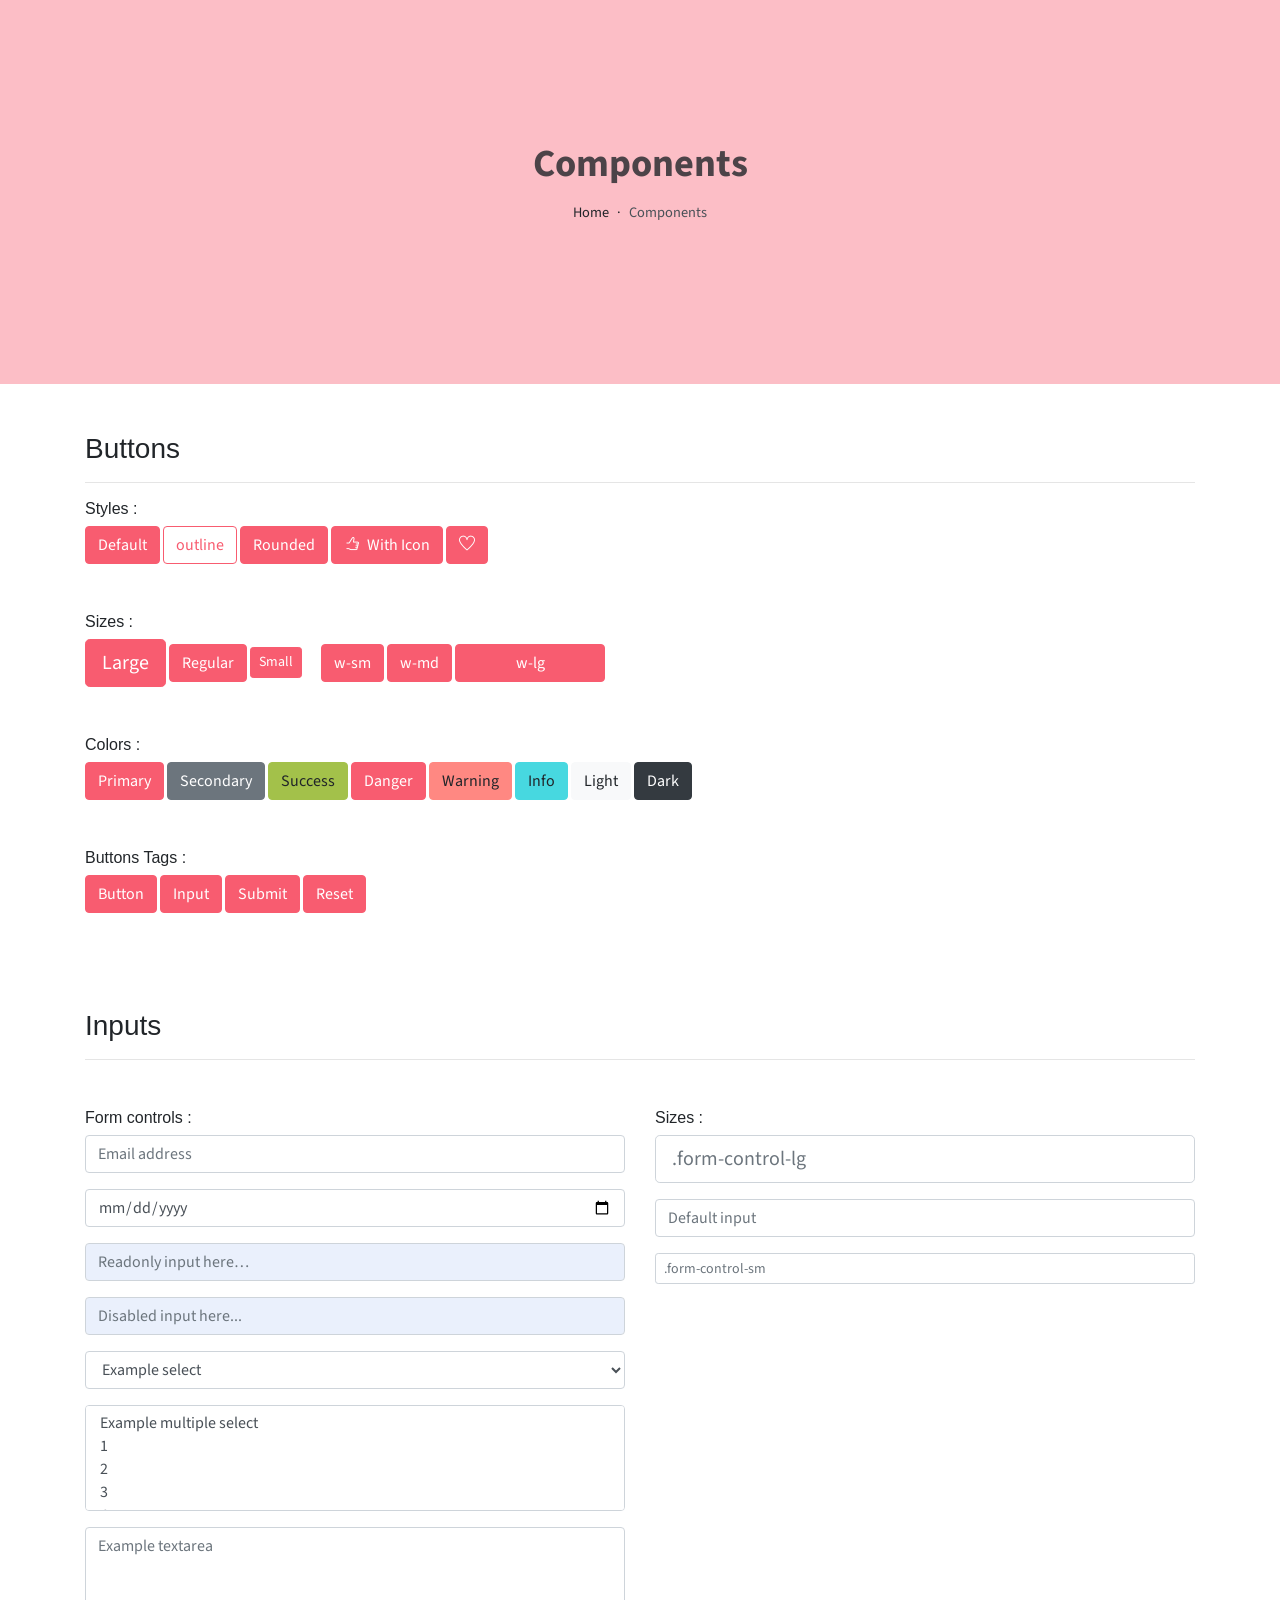
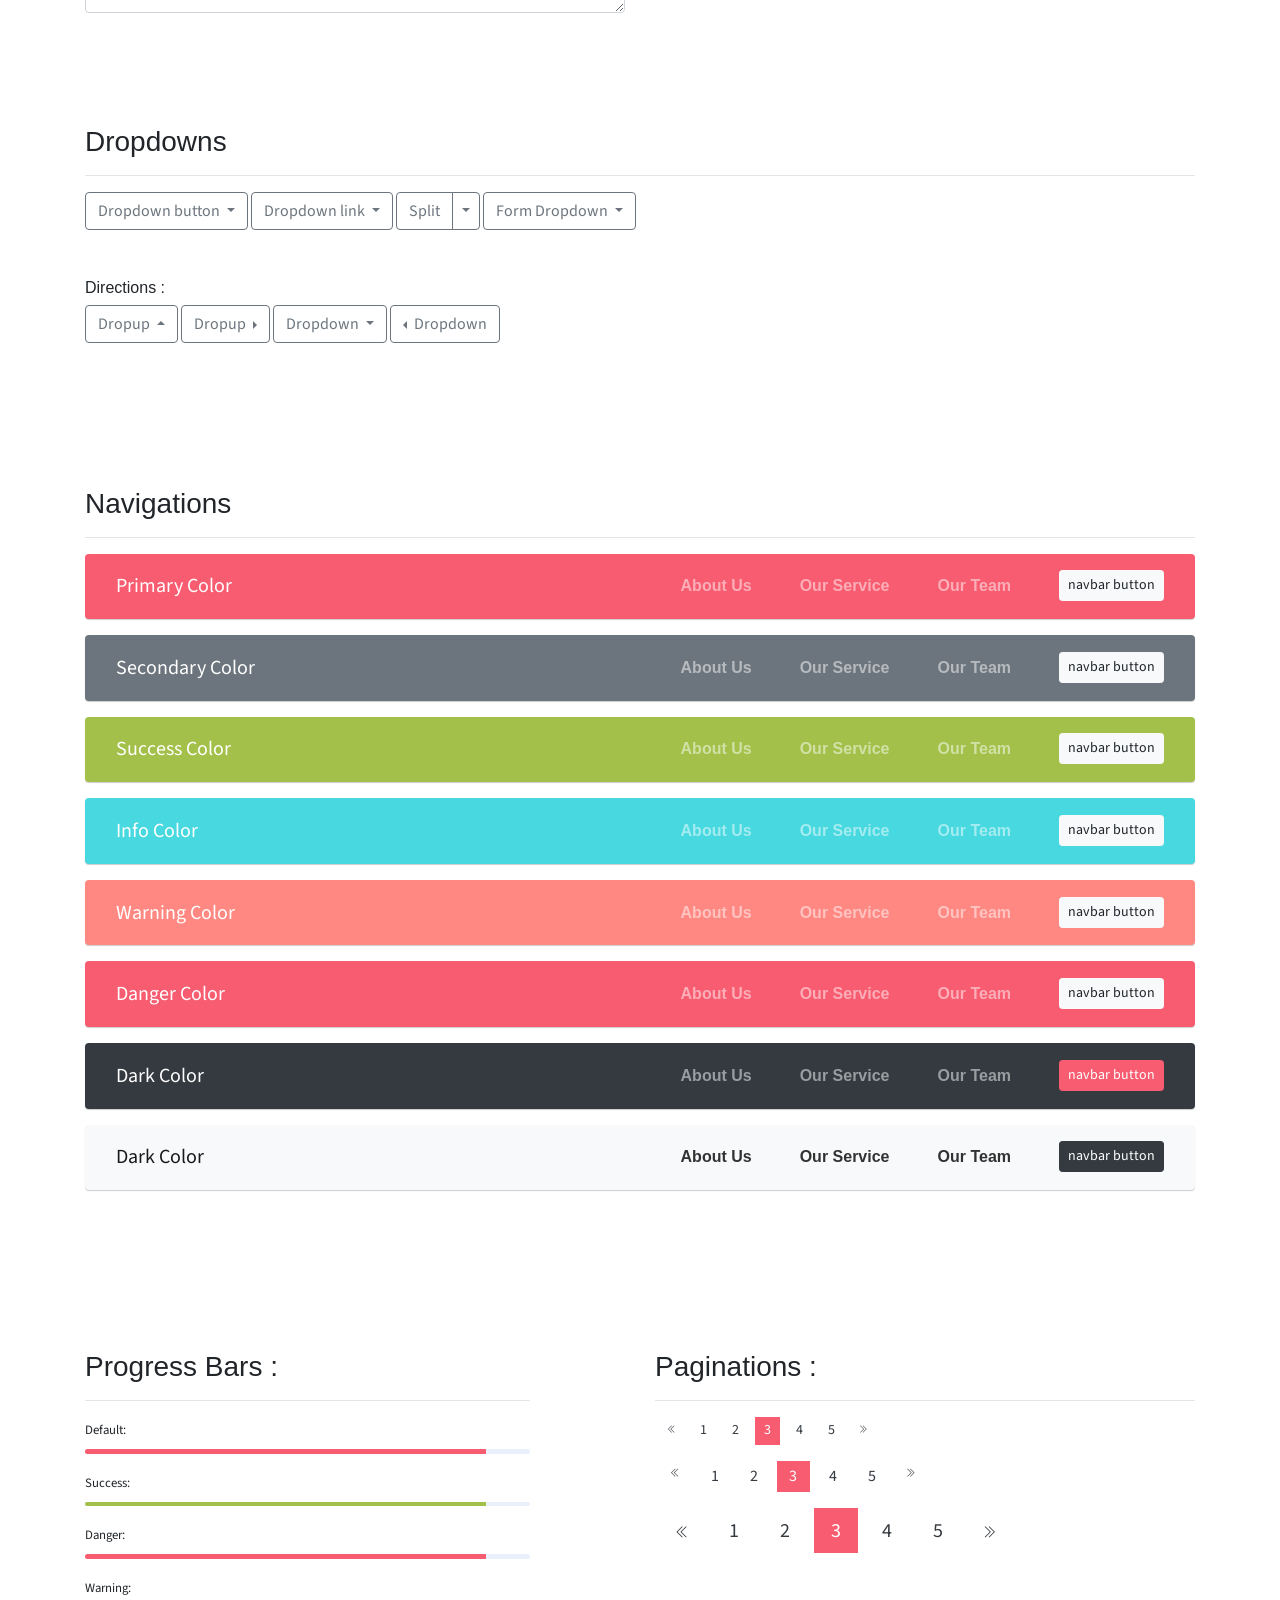
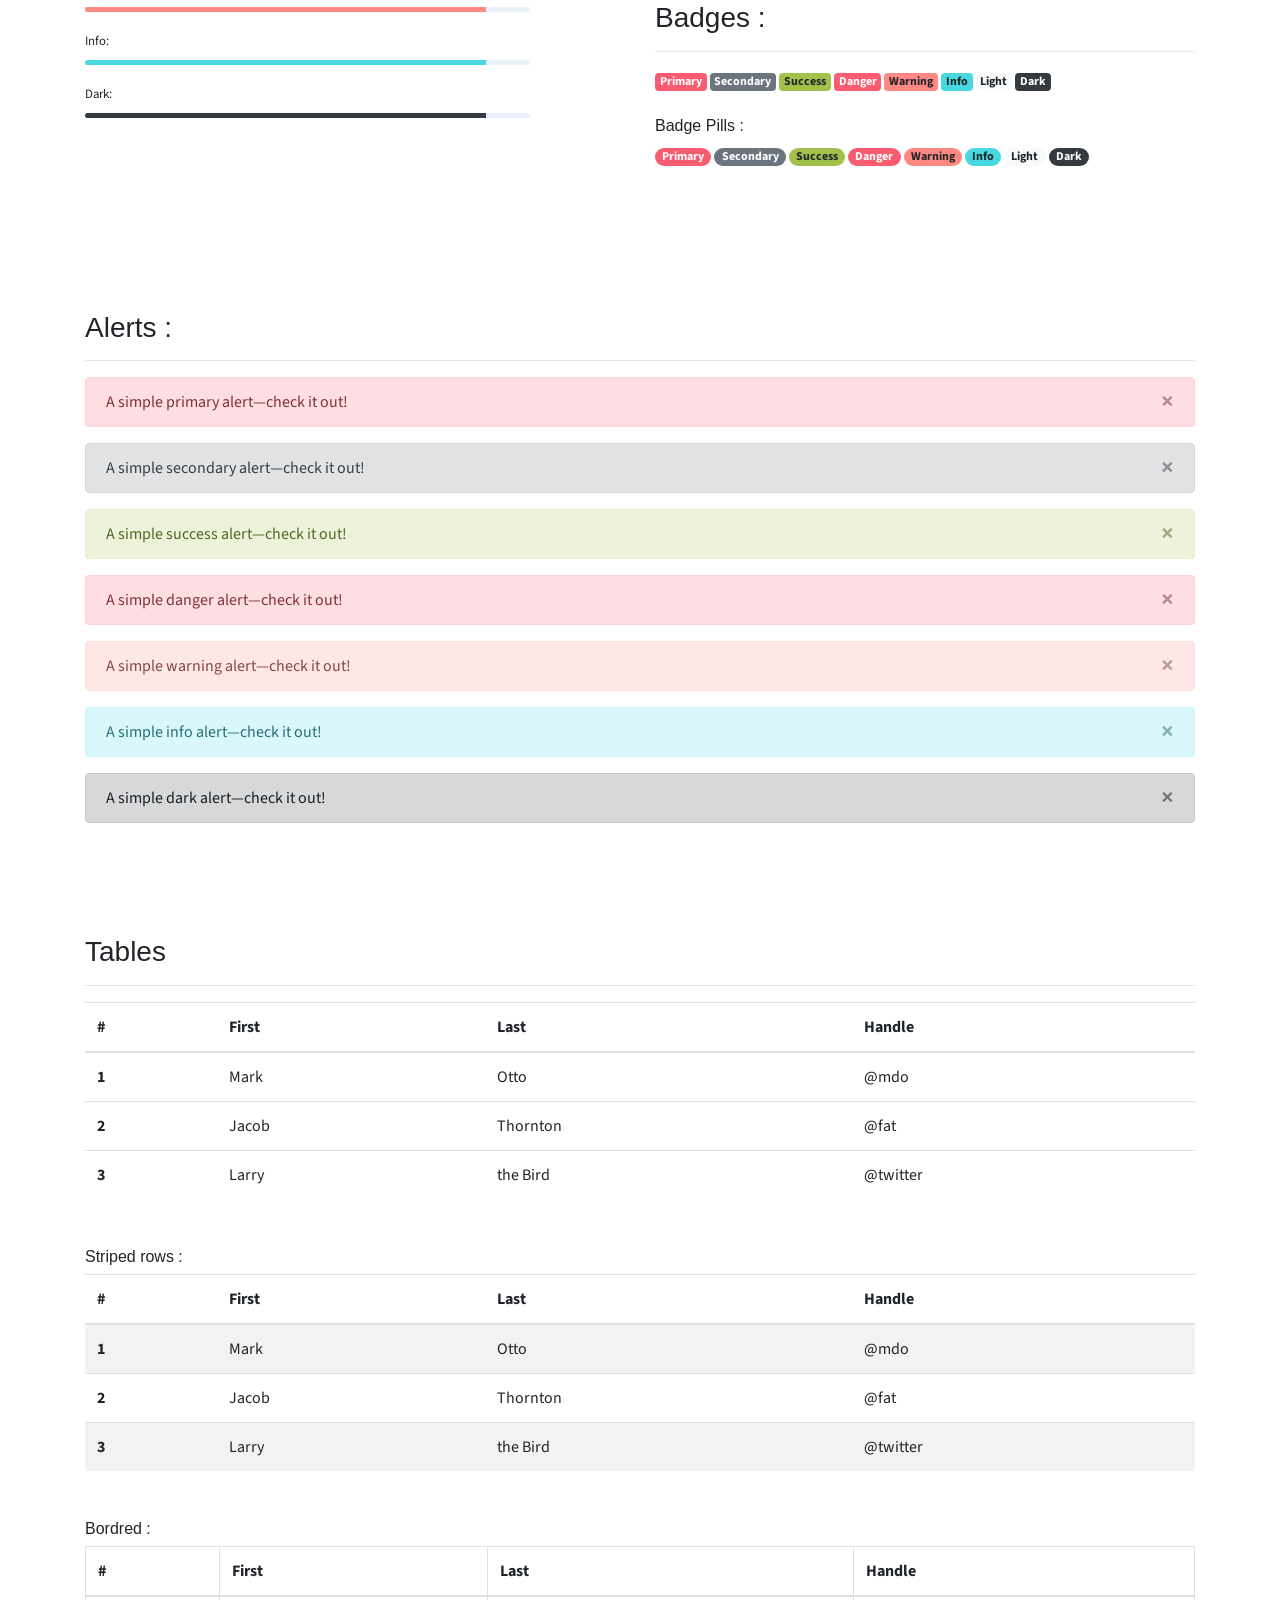
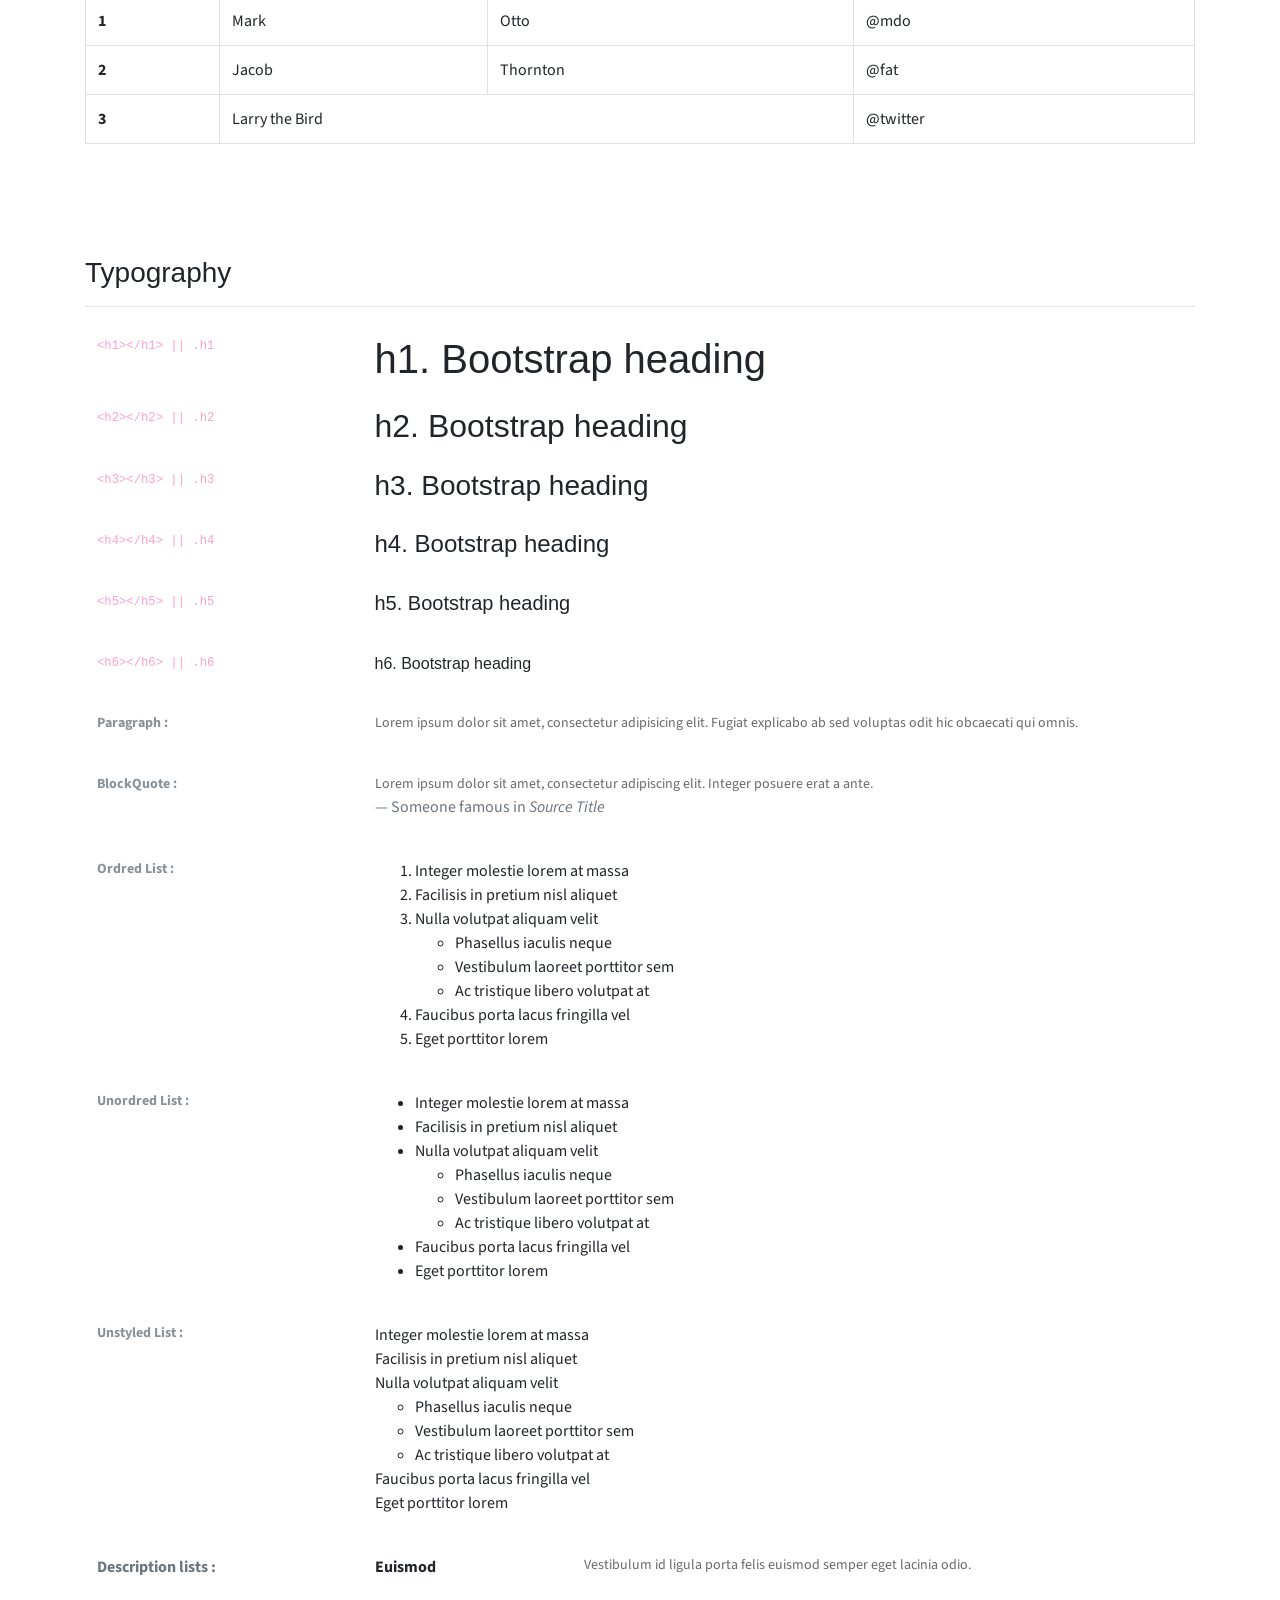
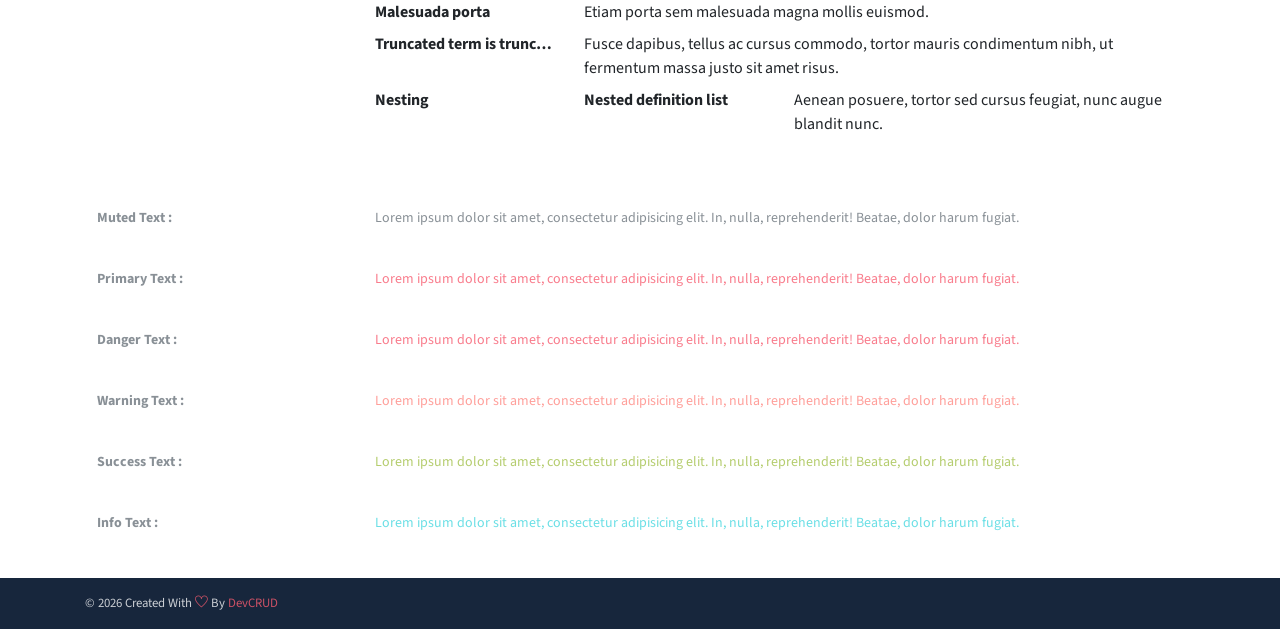
<file: public_html/components.html>
<!DOCTYPE html>
<html lang="en">
<head>
   <meta charset="utf-8">
   <meta name="viewport" content="width=device-width, initial-scale=1, shrink-to-fit=no">
   <meta name="description" content="Start your development with JohnDoe landing page.">
   <meta name="author" content="Devcrud">
   <title>JohnDoe Landing page | Components</title>
   <link rel="icon" href="assets/imgs/favicon.png" type="image/png">
   <!-- font icons -->
   <link rel="stylesheet" href="assets/vendors/themify-icons/css/themify-icons.css">
   <!-- Bootstrap + Steller  -->
   <link rel="stylesheet" href="assets/css/johndoe.css">
</head>
<body>

   <!-- Page Header -->
   <header class="header header-mini"> 
      <div class="header-title">Components</div> 
      <nav aria-label="breadcrumb">
         <ol class="breadcrumb">
            <li class="breadcrumb-item"><a href="/">Home</a></li>
            <li class="breadcrumb-item active" aria-current="page">Components</li>
         </ol>
      </nav>
   </header> <!-- End Of Page Header -->

   <!-- main content -->
   <div class="container">

      <!-- Buttons -->
      <h3 class="mt-5">Buttons</h3>
      <hr>
      <h6 class="section-secondary-title">Styles :</h6>
      <button class="btn btn-primary">Default</button>
      <button class="btn btn-outline-primary">outline</button>
      <button class="btn btn-primary rounded">Rounded</button>
      <button class="btn btn-primary rounded"><i class="ti-thumb-up pr-1"></i> With Icon</button>
      <button class="btn btn-primary circle"><i class="ti-heart"></i></button>

      <h6 class="section-secondary-title mt-5">Sizes :</h6>
      <button class="btn btn-primary btn-lg">Large</button>
      <button class="btn btn-primary ">Regular</button>
      <button class="btn btn-primary btn-sm">Small</button>
      <button class="btn btn-primary w-sm ml-3">w-sm</button>
      <button class="btn btn-primary w-md">w-md</button>
      <button class="btn btn-primary w-lg">w-lg</button>

      <h6 class="section-secondary-title mt-5">Colors :</h6>          
      <button type="button" class="btn btn-primary">Primary</button>
      <button type="button" class="btn btn-secondary">Secondary</button>
      <button type="button" class="btn btn-success">Success</button>
      <button type="button" class="btn btn-danger">Danger</button>
      <button type="button" class="btn btn-warning">Warning</button>
      <button type="button" class="btn btn-info">Info</button>
      <button type="button" class="btn btn-light">Light</button>
      <button type="button" class="btn btn-dark">Dark</button>

      <h6 class="section-secondary-title mt-5">Buttons Tags :</h6>
      <button class="btn btn-primary" type="submit">Button</button>
      <input class="btn btn-primary" type="button" value="Input">
      <input class="btn btn-primary" type="submit" value="Submit">
      <input class="btn btn-primary" type="reset" value="Reset">
      
      <!-- devider -->
      <div class="py-5"></div>

      <!-- Inputs -->
      <h3>Inputs</h3>
      <hr>
      <div class="row mt-5">
         <div class="col-md-6">
            <h6 class="section-secondary-title">Form controls :</h6>        
            <div class="form-group">
               <input type="email" class="form-control" id="exampleFormControlInput1" placeholder="Email address">
            </div>
            <div class="form-group">
               <input type="date" class="form-control" id="exampleFormControlInput1" placeholder="Date">
            </div>
            <div class="form-group">
               <input class="form-control" type="text" placeholder="Readonly input here…" readonly>
            </div>
            <div class="form-group">
               <input class="form-control" id="disabledInput" type="text" placeholder="Disabled input here..." disabled>
            </div>
            <div class="form-group">
               <select class="form-control" id="exampleFormControlSelect1">
                  <option>Example select</option>
                  <option>1</option>
                  <option>2</option>
                  <option>3</option>
                  <option>4</option>
                  <option>5</option>
               </select>
            </div>
            <div class="form-group">
               <select multiple class="form-control" id="exampleFormControlSelect2">
                  <option>Example multiple select</option>
                  <option>1</option>
                  <option>2</option>
                  <option>3</option>
                  <option>4</option>
                  <option>5</option>
               </select>
            </div>
            <div class="form-group">
               <textarea class="form-control" id="exampleFormControlTextarea1" rows="3" placeholder="Example textarea"></textarea>
            </div>
         </div>
         <div class="col-md-6">
            <h6 class="section-secondary-title">Sizes :</h6>    
            <div class="form-group">
               <input class="form-control form-control-lg" type="text" placeholder=".form-control-lg">             
            </div>
            <div class="form-group">
               <input class="form-control" type="text" placeholder="Default input">
            </div>
            <div class="form-group">
               <input class="form-control form-control-sm" type="text" placeholder=".form-control-sm"> 
            </div>
         </div>
      </div> <!-- end of inputs -->   

      <!-- devider -->
      <div class="py-5"></div>             

      <!-- Dropdowns -->
      <h3 class="components-section-title font-weight-normal">Dropdowns</h3>
      <hr>
      <div class="dropdown d-inline-block">
         <button class="btn btn-outline-secondary dropdown-toggle" type="button" id="dropdownMenuButton" data-toggle="dropdown" aria-haspopup="true" aria-expanded="false">
         Dropdown button
         </button>
         <div class="dropdown-menu" aria-labelledby="dropdownMenuButton">
         <a class="dropdown-item" href="#">Action</a>
         <a class="dropdown-item" href="#">Another action</a>
         <a class="dropdown-item" href="#">Something else here</a>
         </div>
      </div>
      <div class="dropdown d-inline-block">
         <a class="btn btn-outline-secondary dropdown-toggle" href="#" role="button" id="dropdownMenuLink" data-toggle="dropdown" aria-haspopup="true" aria-expanded="false">
            Dropdown link
         </a>
         <div class="dropdown-menu" aria-labelledby="dropdownMenuLink">
            <a class="dropdown-item" href="#">Action</a>
            <a class="dropdown-item" href="#">Another action</a>
            <a class="dropdown-item" href="#">Something else here</a>
         </div>
      </div>
      <div class="btn-group">
         <button type="button" class="btn btn-outline-secondary">Split</button>
         <button type="button" class="btn btn-outline-secondary dropdown-toggle dropdown-toggle-split" data-toggle="dropdown" aria-haspopup="true" aria-expanded="false">
         <span class="sr-only">Toggle Dropdown</span>
         </button>
         <div class="dropdown-menu">
            <a class="dropdown-item" href="#">Action</a>
            <a class="dropdown-item" href="#">Another action</a>
            <a class="dropdown-item" href="#">Something else here</a>
            <div class="dropdown-divider"></div>
            <a class="dropdown-item" href="#">Separated link</a>
         </div>
      </div>
      <div class="btn-group">
         <button class="btn btn-outline-secondary dropdown-toggle" type="button" id="dropdownMenuButton" data-toggle="dropdown" aria-haspopup="true" aria-expanded="false">
            Form Dropdown
         </button>
         <div class="dropdown-menu form">
            <form class="px-4 py-3">
               <div class="form-group">
                  <input type="email" class="form-control" id="exampleDropdownFormEmail1" placeholder="email@example.com">
               </div>
               <div class="form-group">
                  <input type="password" class="form-control" id="exampleDropdownFormPassword1" placeholder="Password">
               </div>
               <div class="form-check mb-3">
                  <input type="checkbox" class="form-check-input" id="dropdownCheck">
                  <label class="form-check-label" for="dropdownCheck">
                     Remember me
                  </label>
               </div>
               <button type="submit" class="btn btn-primary btn-block">Sign in</button>
            </form>
            <div class="dropdown-divider"></div>
            <a class="dropdown-item" href="#"><small>New around here? Sign up</small></a>
            <a class="dropdown-item" href="#"><small>Forgot password?</small></a>
         </div>
      </div>       
      <h6 class="section-secondary-title mt-5">Directions :</h6>  
      <div class="btn-group dropup">
         <button type="button" class="btn btn-outline-secondary dropdown-toggle" data-toggle="dropdown" aria-haspopup="true" aria-expanded="false">
            Dropup
         </button>
         <div class="dropdown-menu">
            <a class="dropdown-item" href="#">Action</a>
            <a class="dropdown-item" href="#">Another action</a>
            <a class="dropdown-item" href="#">Something else here</a>
            <div class="dropdown-divider"></div>
            <a class="dropdown-item" href="#">Separated link</a>
         </div>
      </div>
      <div class="btn-group dropright">
         <button type="button" class="btn btn-outline-secondary dropdown-toggle" data-toggle="dropdown" aria-haspopup="true" aria-expanded="false">
            Dropup
         </button>
         <div class="dropdown-menu">
            <a class="dropdown-item" href="#">Action</a>
            <a class="dropdown-item" href="#">Another action</a>
            <a class="dropdown-item" href="#">Something else here</a>
            <div class="dropdown-divider"></div>
            <a class="dropdown-item" href="#">Separated link</a>
         </div>
      </div>
      <div class="btn-group">
         <button type="button" class="btn btn-outline-secondary dropdown-toggle" data-toggle="dropdown" aria-haspopup="true" aria-expanded="false">
            Dropdown
         </button>
         <div class="dropdown-menu">
            <a class="dropdown-item" href="#">Action</a>
            <a class="dropdown-item" href="#">Another action</a>
            <a class="dropdown-item" href="#">Something else here</a>
            <div class="dropdown-divider"></div>
            <a class="dropdown-item" href="#">Separated link</a>
         </div>
      </div>
      <div class="btn-group dropleft">
         <button type="button" class="btn btn-outline-secondary dropdown-toggle" data-toggle="dropdown" aria-haspopup="true" aria-expanded="false">
            Dropdown
         </button>
         <div class="dropdown-menu">
            <a class="dropdown-item" href="#">Action</a>
            <a class="dropdown-item" href="#">Another action</a>
            <a class="dropdown-item" href="#">Something else here</a>
            <div class="dropdown-divider"></div>
            <a class="dropdown-item" href="#">Separated link</a>
         </div>
      </div> <!-- end of Dropdowns -->  

      <!-- devider -->
      <div class="py-5"></div>   

      <!-- navbars -->
      <h3 class="components-section-title font-weight-normal mt-5">Navigations</h3>
      <hr>
      <nav class="navbar navbar-expand-sm navbar-dark bg-primary rounded shadow mb-3">
         <div class="container">
            <a class="navbar-brand" href="#">Primary Color</a>
            <button class="navbar-toggler ml-auto" type="button" data-toggle="collapse" data-target="#navbarSupportedContent" aria-controls="navbarSupportedContent" aria-expanded="false" aria-label="Toggle navigation">
            <span class="navbar-toggler-icon"></span>
            </button>
            <div class="collapse navbar-collapse" id="navbarSupportedContent">
               <ul class="navbar-nav ml-auto"> 
                  <li class="nav-item">
                     <a class="nav-link" href="#about">About Us</a>
                  </li>
                  <li class="nav-item">
                     <a class="nav-link" href="#service">Our Service</a>
                  </li>
                  <li class="nav-item">
                     <a class="nav-link" href="#team">Our Team</a>
                  </li>
                  <li class="nav-item">
                     <a href="#book-table" class="ml-4 mt-1 btn btn-light btn-sm">navbar button</a>
                  </li>
               </ul>                       
            </div>
         </div>
      </nav>
      <nav class="navbar navbar-expand-sm navbar-dark bg-secondary rounded shadow mb-3">
         <div class="container">
            <a class="navbar-brand" href="#">Secondary Color</a>
            <button class="navbar-toggler ml-auto" type="button" data-toggle="collapse" data-target="#navbarSupportedContent" aria-controls="navbarSupportedContent" aria-expanded="false" aria-label="Toggle navigation">
            <span class="navbar-toggler-icon"></span>
            </button>
            <div class="collapse navbar-collapse" id="navbarSupportedContent">
               <ul class="navbar-nav ml-auto"> 
                  <li class="nav-item">
                     <a class="nav-link" href="#about">About Us</a>
                  </li>
                  <li class="nav-item">
                     <a class="nav-link" href="#service">Our Service</a>
                  </li>
                  <li class="nav-item">
                     <a class="nav-link" href="#team">Our Team</a>
                  </li>
                  <li class="nav-item">
                     <a href="#book-table" class="ml-4 mt-1 btn btn-light btn-sm">navbar button</a>
                  </li>
               </ul>                       
            </div>
         </div>
      </nav>
      <nav class="navbar navbar-expand-sm navbar-dark bg-success rounded shadow mb-3">
         <div class="container">
            <a class="navbar-brand" href="#">Success Color</a>
            <button class="navbar-toggler ml-auto" type="button" data-toggle="collapse" data-target="#navbarSupportedContent" aria-controls="navbarSupportedContent" aria-expanded="false" aria-label="Toggle navigation">
            <span class="navbar-toggler-icon"></span>
            </button>
            <div class="collapse navbar-collapse" id="navbarSupportedContent">
               <ul class="navbar-nav ml-auto"> 
                  <li class="nav-item">
                     <a class="nav-link" href="#about">About Us</a>
                  </li>
                  <li class="nav-item">
                     <a class="nav-link" href="#service">Our Service</a>
                  </li>
                  <li class="nav-item">
                     <a class="nav-link" href="#team">Our Team</a>
                  </li>
                  <li class="nav-item">
                     <a href="#book-table" class="ml-4 mt-1 btn btn-light btn-sm">navbar button</a>
                  </li>
               </ul>                       
            </div>
         </div>
      </nav>
      <nav class="navbar navbar-expand-sm navbar-dark bg-info rounded shadow mb-3">
         <div class="container">
            <a class="navbar-brand" href="#">Info Color</a>
            <button class="navbar-toggler ml-auto" type="button" data-toggle="collapse" data-target="#navbarSupportedContent" aria-controls="navbarSupportedContent" aria-expanded="false" aria-label="Toggle navigation">
            <span class="navbar-toggler-icon"></span>
            </button>
            <div class="collapse navbar-collapse" id="navbarSupportedContent">
               <ul class="navbar-nav ml-auto"> 
                  <li class="nav-item">
                     <a class="nav-link" href="#about">About Us</a>
                  </li>
                  <li class="nav-item">
                     <a class="nav-link" href="#service">Our Service</a>
                  </li>
                  <li class="nav-item">
                     <a class="nav-link" href="#team">Our Team</a>
                  </li>
                  <li class="nav-item">
                     <a href="#book-table" class="ml-4 mt-1 btn btn-light btn-sm">navbar button</a>
                  </li>
               </ul>                       
            </div>
         </div>
      </nav>
      <nav class="navbar navbar-expand-sm navbar-dark bg-warning rounded shadow mb-3">
         <div class="container">
            <a class="navbar-brand" href="#">Warning Color</a>
            <button class="navbar-toggler ml-auto" type="button" data-toggle="collapse" data-target="#navbarSupportedContent" aria-controls="navbarSupportedContent" aria-expanded="false" aria-label="Toggle navigation">
            <span class="navbar-toggler-icon"></span>
            </button>
            <div class="collapse navbar-collapse" id="navbarSupportedContent">
               <ul class="navbar-nav ml-auto"> 
                  <li class="nav-item">
                     <a class="nav-link" href="#about">About Us</a>
                  </li>
                  <li class="nav-item">
                     <a class="nav-link" href="#service">Our Service</a>
                  </li>
                  <li class="nav-item">
                     <a class="nav-link" href="#team">Our Team</a>
                  </li>
                  <li class="nav-item">
                     <a href="#book-table" class="ml-4 mt-1 btn btn-light btn-sm">navbar button</a>
                  </li>
               </ul>                       
            </div>
         </div>
      </nav>
      <nav class="navbar navbar-expand-sm navbar-dark bg-danger rounded shadow mb-3">
         <div class="container">
            <a class="navbar-brand" href="#">Danger Color</a>
            <button class="navbar-toggler ml-auto" type="button" data-toggle="collapse" data-target="#navbarSupportedContent" aria-controls="navbarSupportedContent" aria-expanded="false" aria-label="Toggle navigation">
            <span class="navbar-toggler-icon"></span>
            </button>
            <div class="collapse navbar-collapse" id="navbarSupportedContent">
               <ul class="navbar-nav ml-auto"> 
                  <li class="nav-item">
                     <a class="nav-link" href="#about">About Us</a>
                  </li>
                  <li class="nav-item">
                     <a class="nav-link" href="#service">Our Service</a>
                  </li>
                  <li class="nav-item">
                     <a class="nav-link" href="#team">Our Team</a>
                  </li>
                  <li class="nav-item">
                     <a href="#book-table" class="ml-4 mt-1 btn btn-light btn-sm">navbar button</a>
                  </li>
               </ul>                       
            </div>
         </div>
      </nav>
      <nav class="navbar navbar-expand-sm navbar-dark bg-dark rounded shadow mb-3">
         <div class="container">
            <a class="navbar-brand" href="#">Dark Color</a>
            <button class="navbar-toggler ml-auto" type="button" data-toggle="collapse" data-target="#navbarSupportedContent" aria-controls="navbarSupportedContent" aria-expanded="false" aria-label="Toggle navigation">
            <span class="navbar-toggler-icon"></span>
            </button>
            <div class="collapse navbar-collapse" id="navbarSupportedContent">
               <ul class="navbar-nav ml-auto"> 
                  <li class="nav-item">
                     <a class="nav-link" href="#about">About Us</a>
                  </li>
                  <li class="nav-item">
                     <a class="nav-link" href="#service">Our Service</a>
                  </li>
                  <li class="nav-item">
                     <a class="nav-link" href="#team">Our Team</a>
                  </li>
                  <li class="nav-item">
                     <a href="#book-table" class="ml-4 mt-1 btn btn-primary btn-sm">navbar button</a>
                  </li>
               </ul>                       
            </div>
         </div>
      </nav>
      <nav class="navbar navbar-expand-sm navbar-light bg-light rounded shadow mb-3">
         <div class="container">
            <a class="navbar-brand" href="#">Dark Color</a>
            <button class="navbar-toggler ml-auto" type="button" data-toggle="collapse" data-target="#navbarSupportedContent" aria-controls="navbarSupportedContent" aria-expanded="false" aria-label="Toggle navigation">
            <span class="navbar-toggler-icon"></span>
            </button>
            <div class="collapse navbar-collapse" id="navbarSupportedContent">
               <ul class="navbar-nav ml-auto"> 
                  <li class="nav-item">
                     <a class="nav-link" href="#about">About Us</a>
                  </li>
                  <li class="nav-item">
                     <a class="nav-link" href="#service">Our Service</a>
                  </li>
                  <li class="nav-item">
                     <a class="nav-link" href="#team">Our Team</a>
                  </li>
                  <li class="nav-item">
                     <a href="#book-table" class="ml-4 mt-1 btn btn-dark btn-sm">navbar button</a>
                  </li>
               </ul>                       
            </div>
         </div>
      </nav>
      <!-- End of navbars -->

      <!-- devider -->
      <div class="py-5"></div>   
      
      <!-- progress bars -->
      <div class="row justify-content-between">
         <div class="col-md-5">
            <h3 class="components-section-title font-weight-normal mt-5">Progress Bars :</h3>
            <hr>
            <small>Default: </small>
            <div class="progress mt-2 mb-3">
               <div class="progress-bar" role="progressbar" style="width: 90%" aria-valuenow="25" aria-valuemin="0" aria-valuemax="100"></div>
            </div>
            <small>Success:</small>
            <div class="progress mt-2 mb-3">
               <div class="progress-bar bg-success" role="progressbar" style="width: 90%" aria-valuenow="25" aria-valuemin="0" aria-valuemax="100"></div>
            </div>
            <small>Danger:</small>
            <div class="progress mt-2 mb-3">
               <div class="progress-bar bg-danger" role="progressbar" style="width: 90%" aria-valuenow="25" aria-valuemin="0" aria-valuemax="100"></div>
            </div>
            <small>Warning:</small>
            <div class="progress mt-2 mb-3">
               <div class="progress-bar bg-warning" role="progressbar" style="width: 90%" aria-valuenow="25" aria-valuemin="0" aria-valuemax="100"></div>
            </div>
            <small>Info:</small>
            <div class="progress mt-2 mb-3">
               <div class="progress-bar bg-info" role="progressbar" style="width: 90%" aria-valuenow="25" aria-valuemin="0" aria-valuemax="100"></div>
            </div>
            <small>Dark:</small>
            <div class="progress mt-2 mb-3">
               <div class="progress-bar bg-dark" role="progressbar" style="width: 90%" aria-valuenow="25" aria-valuemin="0" aria-valuemax="100"></div>
            </div>
         </div>
         <div class="col-md-6">
            <h3 class="components-section-title font-weight-normal mt-5">Paginations :</h3>
            <hr>
            <nav aria-label="Page navigation example">
               <ul class="pagination pagination-sm">
                  <li class="page-item"><a class="page-link" href="#"><i class="ti-angle-double-left"></i></a></li>
                  <li class="page-item"><a class="page-link" href="#">1</a></li>
                  <li class="page-item"><a class="page-link" href="#">2</a></li>
                  <li class="page-item active"><a class="page-link" href="#">3</a></li>
                  <li class="page-item"><a class="page-link" href="#">4</a></li>
                  <li class="page-item"><a class="page-link" href="#">5</a></li>
                  <li class="page-item"><a class="page-link" href="#"><i class="ti-angle-double-right"></i></a></li>
               </ul>
            </nav>
            <nav aria-label="Page navigation example">
               <ul class="pagination">
               <li class="page-item"><a class="page-link" href="#"><i class="ti-angle-double-left"></i></a></li>
                  <li class="page-item"><a class="page-link" href="#">1</a></li>
                  <li class="page-item"><a class="page-link" href="#">2</a></li>
                  <li class="page-item active"><a class="page-link" href="#">3</a></li>
                  <li class="page-item"><a class="page-link" href="#">4</a></li>
                  <li class="page-item"><a class="page-link" href="#">5</a></li>
                  <li class="page-item"><a class="page-link" href="#"><i class="ti-angle-double-right"></i></a></li>
               </ul>
            </nav>
            <nav aria-label="Page navigation example">
               <ul class="pagination pagination-lg">
                  <li class="page-item"><a class="page-link" href="#"><i class="ti-angle-double-left"></i></a></li>
                  <li class="page-item"><a class="page-link" href="#">1</a></li>
                  <li class="page-item"><a class="page-link" href="#">2</a></li>
                  <li class="page-item active"><a class="page-link" href="#">3</a></li>
                  <li class="page-item"><a class="page-link" href="#">4</a></li>
                  <li class="page-item"><a class="page-link" href="#">5</a></li>
                  <li class="page-item"><a class="page-link" href="#"><i class="ti-angle-double-right"></i></a></li>
               </ul>
            </nav>

            <!-- Badges -->
            <h3 class="components-section-title font-weight-normal mt-5">Badges :</h3>
            <hr>
            <span class="badge badge-primary">Primary</span>
            <span class="badge badge-secondary">Secondary</span>
            <span class="badge badge-success">Success</span>
            <span class="badge badge-danger">Danger</span>
            <span class="badge badge-warning">Warning</span>
            <span class="badge badge-info">Info</span>
            <span class="badge badge-light">Light</span>
            <span class="badge badge-dark">Dark</span>
            <h6 class="section-secondary-title mt-4 mb-2">Badge Pills :</h6>
            <span class="badge badge-pill badge-primary">Primary</span>
            <span class="badge badge-pill badge-secondary">Secondary</span>
            <span class="badge badge-pill badge-success">Success</span>
            <span class="badge badge-pill badge-danger">Danger</span>
            <span class="badge badge-pill badge-warning">Warning</span>
            <span class="badge badge-pill badge-info">Info</span>
            <span class="badge badge-pill badge-light">Light</span>
            <span class="badge badge-pill badge-dark">Dark</span>
         </div>
      </div> <!-- End of Progress bars -->

      <!-- devider -->
      <div class="py-5"></div>  

      <!-- Alerts -->
      <h3 class="components-section-title font-weight-normal mt-5">Alerts :</h3>
      <hr>
      <div class="alert alert-primary alert-dismissible fade show" role="alert">
         A simple primary alert—check it out!
         <button type="button" class="close" data-dismiss="alert" aria-label="Close">
            <span aria-hidden="true">&times;</span>
         </button>
      </div>
      <div class="alert alert-secondary alert-dismissible fade show" role="alert">
         A simple secondary alert—check it out!
         <button type="button" class="close" data-dismiss="alert" aria-label="Close">
            <span aria-hidden="true">&times;</span>
         </button>
      </div>
      <div class="alert alert-success alert-dismissible fade show" role="alert">
         A simple success alert—check it out!
         <button type="button" class="close" data-dismiss="alert" aria-label="Close">
            <span aria-hidden="true">&times;</span>
         </button>
      </div>
      <div class="alert alert-danger alert-dismissible fade show" role="alert">
         A simple danger alert—check it out!
         <button type="button" class="close" data-dismiss="alert" aria-label="Close">
            <span aria-hidden="true">&times;</span>
         </button>
      </div>
      <div class="alert alert-warning alert-dismissible fade show" role="alert">
         A simple warning alert—check it out!
         <button type="button" class="close" data-dismiss="alert" aria-label="Close">
            <span aria-hidden="true">&times;</span>
         </button>
      </div>
      <div class="alert alert-info alert-dismissible fade show" role="alert">
         A simple info alert—check it out!
         <button type="button" class="close" data-dismiss="alert" aria-label="Close">
            <span aria-hidden="true">&times;</span>
         </button>
      </div>
      <div class="alert alert-dark alert-dismissible fade show" role="alert">
         A simple dark alert—check it out!
         <button type="button" class="close" data-dismiss="alert" aria-label="Close">
            <span aria-hidden="true">&times;</span>
         </button>
      </div>
      <!-- end of alerts -->

      <!-- devider -->
      <div class="py-5"></div> 
   
      <!-- tables -->
      <h3 class="components-section-title">Tables</h3>
      <hr>
      <table class="table">
         <thead>
            <tr>
               <th scope="col">#</th>
               <th scope="col">First</th>
               <th scope="col">Last</th>
               <th scope="col">Handle</th>
            </tr>
         </thead>
         <tbody>
            <tr>
               <th scope="row">1</th>
               <td>Mark</td>
               <td>Otto</td>
               <td>@mdo</td>
            </tr>
            <tr>
               <th scope="row">2</th>
               <td>Jacob</td>
               <td>Thornton</td>
               <td>@fat</td>
            </tr>
            <tr>
               <th scope="row">3</th>
               <td>Larry</td>
               <td>the Bird</td>
               <td>@twitter</td>
            </tr>
         </tbody>
      </table>

      <h6 class="section-secondary-title mt-5">Striped rows :</h6>
      <table class="table table-striped">
         <thead>
            <tr>
               <th scope="col">#</th>
               <th scope="col">First</th>
               <th scope="col">Last</th>
               <th scope="col">Handle</th>
            </tr>
         </thead>
         <tbody>
            <tr>
               <th scope="row">1</th>
               <td>Mark</td>
               <td>Otto</td>
               <td>@mdo</td>
            </tr>
            <tr>
               <th scope="row">2</th>
               <td>Jacob</td>
               <td>Thornton</td>
               <td>@fat</td>
            </tr>
            <tr>
               <th scope="row">3</th>
               <td>Larry</td>
               <td>the Bird</td>
               <td>@twitter</td>
            </tr>
         </tbody>
      </table>

      <h6 class="section-secondary-title mt-5">Bordred :</h6>
      <table class="table table-bordered">
         <thead>
            <tr>
               <th scope="col">#</th>
               <th scope="col">First</th>
               <th scope="col">Last</th>
               <th scope="col">Handle</th>
            </tr>
         </thead>
         <tbody>
            <tr>
               <th scope="row">1</th>
               <td>Mark</td>
               <td>Otto</td>
               <td>@mdo</td>
            </tr>
            <tr>
               <th scope="row">2</th>
               <td>Jacob</td>
               <td>Thornton</td>
               <td>@fat</td>
            </tr>
            <tr>
               <th scope="row">3</th>
               <td colspan="2">Larry the Bird</td>
               <td>@twitter</td>
            </tr>
         </tbody>
      </table>
      <!-- end of tables -->

      <!-- devider -->
      <div class="py-5"></div> 

      <!-- typography -->
      <h3 class="components-section-title">Typography</h3>
      <hr>
     
      <table class="table table-borderless v-align-center">
         <tbody>
            <tr>
               <td>
                  <p><code class="highlighter-rouge">&lt;h1&gt;&lt;/h1&gt; || .h1</code></p>
               </td>
               <td class="w-75"><span class="h1">h1. Bootstrap heading</span></td>
            </tr>
            <tr>
               <td>
                  <p><code class="highlighter-rouge">&lt;h2&gt;&lt;/h2&gt; || .h2</code></p>
               </td>
               <td><span class="h2">h2. Bootstrap heading</span></td>
            </tr>
            <tr>
               <td>
                  <p><code class="highlighter-rouge">&lt;h3&gt;&lt;/h3&gt; || .h3</code></p>
               </td>
               <td><span class="h3">h3. Bootstrap heading</span></td>
            </tr>
            <tr>
               <td>
                  <p><code class="highlighter-rouge">&lt;h4&gt;&lt;/h4&gt; || .h4</code></p>
               </td>
               <td><span class="h4">h4. Bootstrap heading</span></td>
            </tr>
            <tr>
               <td>
                  <p><code class="highlighter-rouge">&lt;h5&gt;&lt;/h5&gt; || .h5</code></p>
               </td>
               <td><span class="h5">h5. Bootstrap heading</span></td>
            </tr>
            <tr>
               <td>
                  <p><code class="highlighter-rouge">&lt;h6&gt;&lt;/h6&gt; || .h6</code></p>
               </td>
               <td><span class="h6">h6. Bootstrap heading</span></td>
            </tr>
            <tr>
               <td>
                  <p class="font-weight-bold text-muted">Paragraph :</p>
               </td>
               <td><p>Lorem ipsum dolor sit amet, consectetur adipisicing elit. Fugiat explicabo ab sed voluptas odit hic obcaecati qui omnis.</p></td>
            </tr>
            <tr>
               <td>
                  <p class="font-weight-bold text-muted">BlockQuote :</p>
               </td>
               <td>
                  <blockquote class="blockquote">
                     <p class="mb-0">Lorem ipsum dolor sit amet, consectetur adipiscing elit. Integer posuere erat a ante.</p>
                     <footer class="blockquote-footer">Someone famous in <cite title="Source Title">Source Title</cite></footer>
                  </blockquote>
               </td>
            </tr>

            
            <tr>
               <td><p class="font-weight-bold text-muted">Ordred List :</p></td>
               <td>
                  <ol>
                     <li>Integer molestie lorem at massa</li>
                     <li>Facilisis in pretium nisl aliquet</li>
                     <li>Nulla volutpat aliquam velit
                        <ul>
                           <li>Phasellus iaculis neque</li>
                           <li>Vestibulum laoreet porttitor sem</li>
                           <li>Ac tristique libero volutpat at</li>
                        </ul>
                     </li>
                     <li>Faucibus porta lacus fringilla vel</li>
                     <li>Eget porttitor lorem</li>
                  </ol>
               </td>
            </tr>
            <tr>
               <td><p class="font-weight-bold text-muted">Unordred List :</p></td>
               <td>
                  <ul >
                     <li>Integer molestie lorem at massa</li>
                     <li>Facilisis in pretium nisl aliquet</li>
                     <li>Nulla volutpat aliquam velit
                        <ul>
                           <li>Phasellus iaculis neque</li>
                           <li>Vestibulum laoreet porttitor sem</li>
                           <li>Ac tristique libero volutpat at</li>
                        </ul>
                     </li>
                     <li>Faucibus porta lacus fringilla vel</li>
                     <li>Eget porttitor lorem</li>
                  </ul>
               </td>
            </tr>
            <tr>
               <td><p class="font-weight-bold text-muted">Unstyled List :</p></td>
               <td>
                  <ul class="list-unstyled">
                     <li>Integer molestie lorem at massa</li>
                     <li>Facilisis in pretium nisl aliquet</li>
                     <li>Nulla volutpat aliquam velit
                        <ul>
                           <li>Phasellus iaculis neque</li>
                           <li>Vestibulum laoreet porttitor sem</li>
                           <li>Ac tristique libero volutpat at</li>
                        </ul>
                     </li>
                     <li>Faucibus porta lacus fringilla vel</li>
                     <li>Eget porttitor lorem</li>
                  </ul>
               </td>
            </tr>
            <tr>
               <td class="font-weight-bold text-muted">Description lists : </td>
               <td>
                  <dl class="row">
                     <dt class="col-sm-3">Euismod</dt>
                     <dd class="col-sm-9">
                        <p>Vestibulum id ligula porta felis euismod semper eget lacinia odio.</p>
                     </dd>

                     <dt class="col-sm-3">Malesuada porta</dt>
                     <dd class="col-sm-9">Etiam porta sem malesuada magna mollis euismod.</dd>

                     <dt class="col-sm-3 text-truncate">Truncated term is truncated</dt>
                     <dd class="col-sm-9">Fusce dapibus, tellus ac cursus commodo, tortor mauris condimentum nibh, ut fermentum massa justo sit amet risus.</dd>

                     <dt class="col-sm-3">Nesting</dt>
                     <dd class="col-sm-9">
                        <dl class="row">
                           <dt class="col-sm-4">Nested definition list</dt>
                           <dd class="col-sm-8">Aenean posuere, tortor sed cursus feugiat, nunc augue blandit nunc.</dd>
                        </dl>
                     </dd>
                  </dl>
               </td>
            </tr>
            <tr>
               <td>
                  <p class="font-weight-bold text-muted">Muted Text :</p>
               </td>
               <td>
                  <p class="text-muted">Lorem ipsum dolor sit amet, consectetur adipisicing elit. In, nulla, reprehenderit! Beatae, dolor harum fugiat.</p>
               </td>
            </tr>
            <tr>
               <td>
                  <p class="font-weight-bold text-muted">Primary Text :</p>
               </td>
               <td>
                  <p class="text-primary">Lorem ipsum dolor sit amet, consectetur adipisicing elit. In, nulla, reprehenderit! Beatae, dolor harum fugiat.</p>
               </td>
            </tr>
            <tr>
               <td>
                  <p class="font-weight-bold text-muted">Danger Text :</p>
               </td>
               <td>
                  <p class="text-danger">Lorem ipsum dolor sit amet, consectetur adipisicing elit. In, nulla, reprehenderit! Beatae, dolor harum fugiat.</p>
               </td>
            </tr>
            <tr>
               <td>
                  <p class="font-weight-bold text-muted">Warning Text :</p>
               </td>
               <td>
                  <p class="text-warning">Lorem ipsum dolor sit amet, consectetur adipisicing elit. In, nulla, reprehenderit! Beatae, dolor harum fugiat.</p>
               </td>
            </tr>
            <tr>
               <td>
                  <p class="font-weight-bold text-muted">Success Text :</p>
               </td>
               <td>
                  <p class="text-success">Lorem ipsum dolor sit amet, consectetur adipisicing elit. In, nulla, reprehenderit! Beatae, dolor harum fugiat.</p>
               </td>
            </tr>
            <tr>
               <td>
                  <p class="font-weight-bold text-muted">Info Text :</p>
               </td>
               <td>
                  <p class="text-info">Lorem ipsum dolor sit amet, consectetur adipisicing elit. In, nulla, reprehenderit! Beatae, dolor harum fugiat.</p>
               </td>
            </tr>
         </tbody>
      </table>
   </div>
   <!-- end of typography -->

   <!-- Page Footer -->
   <footer class="footer py-3">
        <div class="container">
            <p class="small mb-0 text-light">
                &copy; <script>document.write(new Date().getFullYear())</script> Created With <i class="ti-heart text-danger"></i> By <a href="http://devcrud.com" target="_blank"><span class="text-danger" title="Bootstrap 4 Themes and Dashboards">DevCRUD</span></a> 
            </p>
        </div>
    </footer>
   <!-- End of Page Footer -->  
   
   <!-- core  -->
   <script src="assets/vendors/jquery/jquery-3.4.1.js"></script>
   <script src="assets/vendors/bootstrap/bootstrap.bundle.js"></script>

</body>
</html>
</file>
<file: docs/assets/vendors/themify-icons/css/themify-icons.css>
@font-face {
	font-family: 'themify';
	src:url("../fonts/themify.eot?-fvbane");
	src:url("../fonts/themify.eot?#iefix-fvbane") format("embedded-opentype"),
		url("../fonts/themify.woff?-fvbane") format("woff"),
		url("../fonts/themify.ttf?-fvbane") format("truetype"),
		url("../fonts/themify.svg?-fvbane#themify") format("svg");
	font-weight: normal;
	font-style: normal;
}

[class^="ti-"], [class*=" ti-"] {
	font-family: 'themify';
	speak: none;
	font-style: normal;
	font-weight: normal;
	font-variant: normal;
	text-transform: none;
	line-height: 1;

	/* Better Font Rendering =========== */
	-webkit-font-smoothing: antialiased;
	-moz-osx-font-smoothing: grayscale;
}

.ti-wand:before {
	content: "\e600";
}
.ti-volume:before {
	content: "\e601";
}
.ti-user:before {
	content: "\e602";
}
.ti-unlock:before {
	content: "\e603";
}
.ti-unlink:before {
	content: "\e604";
}
.ti-trash:before {
	content: "\e605";
}
.ti-thought:before {
	content: "\e606";
}
.ti-target:before {
	content: "\e607";
}
.ti-tag:before {
	content: "\e608";
}
.ti-tablet:before {
	content: "\e609";
}
.ti-star:before {
	content: "\e60a";
}
.ti-spray:before {
	content: "\e60b";
}
.ti-signal:before {
	content: "\e60c";
}
.ti-shopping-cart:before {
	content: "\e60d";
}
.ti-shopping-cart-full:before {
	content: "\e60e";
}
.ti-settings:before {
	content: "\e60f";
}
.ti-search:before {
	content: "\e610";
}
.ti-zoom-in:before {
	content: "\e611";
}
.ti-zoom-out:before {
	content: "\e612";
}
.ti-cut:before {
	content: "\e613";
}
.ti-ruler:before {
	content: "\e614";
}
.ti-ruler-pencil:before {
	content: "\e615";
}
.ti-ruler-alt:before {
	content: "\e616";
}
.ti-bookmark:before {
	content: "\e617";
}
.ti-bookmark-alt:before {
	content: "\e618";
}
.ti-reload:before {
	content: "\e619";
}
.ti-plus:before {
	content: "\e61a";
}
.ti-pin:before {
	content: "\e61b";
}
.ti-pencil:before {
	content: "\e61c";
}
.ti-pencil-alt:before {
	content: "\e61d";
}
.ti-paint-roller:before {
	content: "\e61e";
}
.ti-paint-bucket:before {
	content: "\e61f";
}
.ti-na:before {
	content: "\e620";
}
.ti-mobile:before {
	content: "\e621";
}
.ti-minus:before {
	content: "\e622";
}
.ti-medall:before {
	content: "\e623";
}
.ti-medall-alt:before {
	content: "\e624";
}
.ti-marker:before {
	content: "\e625";
}
.ti-marker-alt:before {
	content: "\e626";
}
.ti-arrow-up:before {
	content: "\e627";
}
.ti-arrow-right:before {
	content: "\e628";
}
.ti-arrow-left:before {
	content: "\e629";
}
.ti-arrow-down:before {
	content: "\e62a";
}
.ti-lock:before {
	content: "\e62b";
}
.ti-location-arrow:before {
	content: "\e62c";
}
.ti-link:before {
	content: "\e62d";
}
.ti-layout:before {
	content: "\e62e";
}
.ti-layers:before {
	content: "\e62f";
}
.ti-layers-alt:before {
	content: "\e630";
}
.ti-key:before {
	content: "\e631";
}
.ti-import:before {
	content: "\e632";
}
.ti-image:before {
	content: "\e633";
}
.ti-heart:before {
	content: "\e634";
}
.ti-heart-broken:before {
	content: "\e635";
}
.ti-hand-stop:before {
	content: "\e636";
}
.ti-hand-open:before {
	content: "\e637";
}
.ti-hand-drag:before {
	content: "\e638";
}
.ti-folder:before {
	content: "\e639";
}
.ti-flag:before {
	content: "\e63a";
}
.ti-flag-alt:before {
	content: "\e63b";
}
.ti-flag-alt-2:before {
	content: "\e63c";
}
.ti-eye:before {
	content: "\e63d";
}
.ti-export:before {
	content: "\e63e";
}
.ti-exchange-vertical:before {
	content: "\e63f";
}
.ti-desktop:before {
	content: "\e640";
}
.ti-cup:before {
	content: "\e641";
}
.ti-crown:before {
	content: "\e642";
}
.ti-comments:before {
	content: "\e643";
}
.ti-comment:before {
	content: "\e644";
}
.ti-comment-alt:before {
	content: "\e645";
}
.ti-close:before {
	content: "\e646";
}
.ti-clip:before {
	content: "\e647";
}
.ti-angle-up:before {
	content: "\e648";
}
.ti-angle-right:before {
	content: "\e649";
}
.ti-angle-left:before {
	content: "\e64a";
}
.ti-angle-down:before {
	content: "\e64b";
}
.ti-check:before {
	content: "\e64c";
}
.ti-check-box:before {
	content: "\e64d";
}
.ti-camera:before {
	content: "\e64e";
}
.ti-announcement:before {
	content: "\e64f";
}
.ti-brush:before {
	content: "\e650";
}
.ti-briefcase:before {
	content: "\e651";
}
.ti-bolt:before {
	content: "\e652";
}
.ti-bolt-alt:before {
	content: "\e653";
}
.ti-blackboard:before {
	content: "\e654";
}
.ti-bag:before {
	content: "\e655";
}
.ti-move:before {
	content: "\e656";
}
.ti-arrows-vertical:before {
	content: "\e657";
}
.ti-arrows-horizontal:before {
	content: "\e658";
}
.ti-fullscreen:before {
	content: "\e659";
}
.ti-arrow-top-right:before {
	content: "\e65a";
}
.ti-arrow-top-left:before {
	content: "\e65b";
}
.ti-arrow-circle-up:before {
	content: "\e65c";
}
.ti-arrow-circle-right:before {
	content: "\e65d";
}
.ti-arrow-circle-left:before {
	content: "\e65e";
}
.ti-arrow-circle-down:before {
	content: "\e65f";
}
.ti-angle-double-up:before {
	content: "\e660";
}
.ti-angle-double-right:before {
	content: "\e661";
}
.ti-angle-double-left:before {
	content: "\e662";
}
.ti-angle-double-down:before {
	content: "\e663";
}
.ti-zip:before {
	content: "\e664";
}
.ti-world:before {
	content: "\e665";
}
.ti-wheelchair:before {
	content: "\e666";
}
.ti-view-list:before {
	content: "\e667";
}
.ti-view-list-alt:before {
	content: "\e668";
}
.ti-view-grid:before {
	content: "\e669";
}
.ti-uppercase:before {
	content: "\e66a";
}
.ti-upload:before {
	content: "\e66b";
}
.ti-underline:before {
	content: "\e66c";
}
.ti-truck:before {
	content: "\e66d";
}
.ti-timer:before {
	content: "\e66e";
}
.ti-ticket:before {
	content: "\e66f";
}
.ti-thumb-up:before {
	content: "\e670";
}
.ti-thumb-down:before {
	content: "\e671";
}
.ti-text:before {
	content: "\e672";
}
.ti-stats-up:before {
	content: "\e673";
}
.ti-stats-down:before {
	content: "\e674";
}
.ti-split-v:before {
	content: "\e675";
}
.ti-split-h:before {
	content: "\e676";
}
.ti-smallcap:before {
	content: "\e677";
}
.ti-shine:before {
	content: "\e678";
}
.ti-shift-right:before {
	content: "\e679";
}
.ti-shift-left:before {
	content: "\e67a";
}
.ti-shield:before {
	content: "\e67b";
}
.ti-notepad:before {
	content: "\e67c";
}
.ti-server:before {
	content: "\e67d";
}
.ti-quote-right:before {
	content: "\e67e";
}
.ti-quote-left:before {
	content: "\e67f";
}
.ti-pulse:before {
	content: "\e680";
}
.ti-printer:before {
	content: "\e681";
}
.ti-power-off:before {
	content: "\e682";
}
.ti-plug:before {
	content: "\e683";
}
.ti-pie-chart:before {
	content: "\e684";
}
.ti-paragraph:before {
	content: "\e685";
}
.ti-panel:before {
	content: "\e686";
}
.ti-package:before {
	content: "\e687";
}
.ti-music:before {
	content: "\e688";
}
.ti-music-alt:before {
	content: "\e689";
}
.ti-mouse:before {
	content: "\e68a";
}
.ti-mouse-alt:before {
	content: "\e68b";
}
.ti-money:before {
	content: "\e68c";
}
.ti-microphone:before {
	content: "\e68d";
}
.ti-menu:before {
	content: "\e68e";
}
.ti-menu-alt:before {
	content: "\e68f";
}
.ti-map:before {
	content: "\e690";
}
.ti-map-alt:before {
	content: "\e691";
}
.ti-loop:before {
	content: "\e692";
}
.ti-location-pin:before {
	content: "\e693";
}
.ti-list:before {
	content: "\e694";
}
.ti-light-bulb:before {
	content: "\e695";
}
.ti-Italic:before {
	content: "\e696";
}
.ti-info:before {
	content: "\e697";
}
.ti-infinite:before {
	content: "\e698";
}
.ti-id-badge:before {
	content: "\e699";
}
.ti-hummer:before {
	content: "\e69a";
}
.ti-home:before {
	content: "\e69b";
}
.ti-help:before {
	content: "\e69c";
}
.ti-headphone:before {
	content: "\e69d";
}
.ti-harddrives:before {
	content: "\e69e";
}
.ti-harddrive:before {
	content: "\e69f";
}
.ti-gift:before {
	content: "\e6a0";
}
.ti-game:before {
	content: "\e6a1";
}
.ti-filter:before {
	content: "\e6a2";
}
.ti-files:before {
	content: "\e6a3";
}
.ti-file:before {
	content: "\e6a4";
}
.ti-eraser:before {
	content: "\e6a5";
}
.ti-envelope:before {
	content: "\e6a6";
}
.ti-download:before {
	content: "\e6a7";
}
.ti-direction:before {
	content: "\e6a8";
}
.ti-direction-alt:before {
	content: "\e6a9";
}
.ti-dashboard:before {
	content: "\e6aa";
}
.ti-control-stop:before {
	content: "\e6ab";
}
.ti-control-shuffle:before {
	content: "\e6ac";
}
.ti-control-play:before {
	content: "\e6ad";
}
.ti-control-pause:before {
	content: "\e6ae";
}
.ti-control-forward:before {
	content: "\e6af";
}
.ti-control-backward:before {
	content: "\e6b0";
}
.ti-cloud:before {
	content: "\e6b1";
}
.ti-cloud-up:before {
	content: "\e6b2";
}
.ti-cloud-down:before {
	content: "\e6b3";
}
.ti-clipboard:before {
	content: "\e6b4";
}
.ti-car:before {
	content: "\e6b5";
}
.ti-calendar:before {
	content: "\e6b6";
}
.ti-book:before {
	content: "\e6b7";
}
.ti-bell:before {
	content: "\e6b8";
}
.ti-basketball:before {
	content: "\e6b9";
}
.ti-bar-chart:before {
	content: "\e6ba";
}
.ti-bar-chart-alt:before {
	content: "\e6bb";
}
.ti-back-right:before {
	content: "\e6bc";
}
.ti-back-left:before {
	content: "\e6bd";
}
.ti-arrows-corner:before {
	content: "\e6be";
}
.ti-archive:before {
	content: "\e6bf";
}
.ti-anchor:before {
	content: "\e6c0";
}
.ti-align-right:before {
	content: "\e6c1";
}
.ti-align-left:before {
	content: "\e6c2";
}
.ti-align-justify:before {
	content: "\e6c3";
}
.ti-align-center:before {
	content: "\e6c4";
}
.ti-alert:before {
	content: "\e6c5";
}
.ti-alarm-clock:before {
	content: "\e6c6";
}
.ti-agenda:before {
	content: "\e6c7";
}
.ti-write:before {
	content: "\e6c8";
}
.ti-window:before {
	content: "\e6c9";
}
.ti-widgetized:before {
	content: "\e6ca";
}
.ti-widget:before {
	content: "\e6cb";
}
.ti-widget-alt:before {
	content: "\e6cc";
}
.ti-wallet:before {
	content: "\e6cd";
}
.ti-video-clapper:before {
	content: "\e6ce";
}
.ti-video-camera:before {
	content: "\e6cf";
}
.ti-vector:before {
	content: "\e6d0";
}
.ti-themify-logo:before {
	content: "\e6d1";
}
.ti-themify-favicon:before {
	content: "\e6d2";
}
.ti-themify-favicon-alt:before {
	content: "\e6d3";
}
.ti-support:before {
	content: "\e6d4";
}
.ti-stamp:before {
	content: "\e6d5";
}
.ti-split-v-alt:before {
	content: "\e6d6";
}
.ti-slice:before {
	content: "\e6d7";
}
.ti-shortcode:before {
	content: "\e6d8";
}
.ti-shift-right-alt:before {
	content: "\e6d9";
}
.ti-shift-left-alt:before {
	content: "\e6da";
}
.ti-ruler-alt-2:before {
	content: "\e6db";
}
.ti-receipt:before {
	content: "\e6dc";
}
.ti-pin2:before {
	content: "\e6dd";
}
.ti-pin-alt:before {
	content: "\e6de";
}
.ti-pencil-alt2:before {
	content: "\e6df";
}
.ti-palette:before {
	content: "\e6e0";
}
.ti-more:before {
	content: "\e6e1";
}
.ti-more-alt:before {
	content: "\e6e2";
}
.ti-microphone-alt:before {
	content: "\e6e3";
}
.ti-magnet:before {
	content: "\e6e4";
}
.ti-line-double:before {
	content: "\e6e5";
}
.ti-line-dotted:before {
	content: "\e6e6";
}
.ti-line-dashed:before {
	content: "\e6e7";
}
.ti-layout-width-full:before {
	content: "\e6e8";
}
.ti-layout-width-default:before {
	content: "\e6e9";
}
.ti-layout-width-default-alt:before {
	content: "\e6ea";
}
.ti-layout-tab:before {
	content: "\e6eb";
}
.ti-layout-tab-window:before {
	content: "\e6ec";
}
.ti-layout-tab-v:before {
	content: "\e6ed";
}
.ti-layout-tab-min:before {
	content: "\e6ee";
}
.ti-layout-slider:before {
	content: "\e6ef";
}
.ti-layout-slider-alt:before {
	content: "\e6f0";
}
.ti-layout-sidebar-right:before {
	content: "\e6f1";
}
.ti-layout-sidebar-none:before {
	content: "\e6f2";
}
.ti-layout-sidebar-left:before {
	content: "\e6f3";
}
.ti-layout-placeholder:before {
	content: "\e6f4";
}
.ti-layout-menu:before {
	content: "\e6f5";
}
.ti-layout-menu-v:before {
	content: "\e6f6";
}
.ti-layout-menu-separated:before {
	content: "\e6f7";
}
.ti-layout-menu-full:before {
	content: "\e6f8";
}
.ti-layout-media-right-alt:before {
	content: "\e6f9";
}
.ti-layout-media-right:before {
	content: "\e6fa";
}
.ti-layout-media-overlay:before {
	content: "\e6fb";
}
.ti-layout-media-overlay-alt:before {
	content: "\e6fc";
}
.ti-layout-media-overlay-alt-2:before {
	content: "\e6fd";
}
.ti-layout-media-left-alt:before {
	content: "\e6fe";
}
.ti-layout-media-left:before {
	content: "\e6ff";
}
.ti-layout-media-center-alt:before {
	content: "\e700";
}
.ti-layout-media-center:before {
	content: "\e701";
}
.ti-layout-list-thumb:before {
	content: "\e702";
}
.ti-layout-list-thumb-alt:before {
	content: "\e703";
}
.ti-layout-list-post:before {
	content: "\e704";
}
.ti-layout-list-large-image:before {
	content: "\e705";
}
.ti-layout-line-solid:before {
	content: "\e706";
}
.ti-layout-grid4:before {
	content: "\e707";
}
.ti-layout-grid3:before {
	content: "\e708";
}
.ti-layout-grid2:before {
	content: "\e709";
}
.ti-layout-grid2-thumb:before {
	content: "\e70a";
}
.ti-layout-cta-right:before {
	content: "\e70b";
}
.ti-layout-cta-left:before {
	content: "\e70c";
}
.ti-layout-cta-center:before {
	content: "\e70d";
}
.ti-layout-cta-btn-right:before {
	content: "\e70e";
}
.ti-layout-cta-btn-left:before {
	content: "\e70f";
}
.ti-layout-column4:before {
	content: "\e710";
}
.ti-layout-column3:before {
	content: "\e711";
}
.ti-layout-column2:before {
	content: "\e712";
}
.ti-layout-accordion-separated:before {
	content: "\e713";
}
.ti-layout-accordion-merged:before {
	content: "\e714";
}
.ti-layout-accordion-list:before {
	content: "\e715";
}
.ti-ink-pen:before {
	content: "\e716";
}
.ti-info-alt:before {
	content: "\e717";
}
.ti-help-alt:before {
	content: "\e718";
}
.ti-headphone-alt:before {
	content: "\e719";
}
.ti-hand-point-up:before {
	content: "\e71a";
}
.ti-hand-point-right:before {
	content: "\e71b";
}
.ti-hand-point-left:before {
	content: "\e71c";
}
.ti-hand-point-down:before {
	content: "\e71d";
}
.ti-gallery:before {
	content: "\e71e";
}
.ti-face-smile:before {
	content: "\e71f";
}
.ti-face-sad:before {
	content: "\e720";
}
.ti-credit-card:before {
	content: "\e721";
}
.ti-control-skip-forward:before {
	content: "\e722";
}
.ti-control-skip-backward:before {
	content: "\e723";
}
.ti-control-record:before {
	content: "\e724";
}
.ti-control-eject:before {
	content: "\e725";
}
.ti-comments-smiley:before {
	content: "\e726";
}
.ti-brush-alt:before {
	content: "\e727";
}
.ti-youtube:before {
	content: "\e728";
}
.ti-vimeo:before {
	content: "\e729";
}
.ti-twitter:before {
	content: "\e72a";
}
.ti-time:before {
	content: "\e72b";
}
.ti-tumblr:before {
	content: "\e72c";
}
.ti-skype:before {
	content: "\e72d";
}
.ti-share:before {
	content: "\e72e";
}
.ti-share-alt:before {
	content: "\e72f";
}
.ti-rocket:before {
	content: "\e730";
}
.ti-pinterest:before {
	content: "\e731";
}
.ti-new-window:before {
	content: "\e732";
}
.ti-microsoft:before {
	content: "\e733";
}
.ti-list-ol:before {
	content: "\e734";
}
.ti-linkedin:before {
	content: "\e735";
}
.ti-layout-sidebar-2:before {
	content: "\e736";
}
.ti-layout-grid4-alt:before {
	content: "\e737";
}
.ti-layout-grid3-alt:before {
	content: "\e738";
}
.ti-layout-grid2-alt:before {
	content: "\e739";
}
.ti-layout-column4-alt:before {
	content: "\e73a";
}
.ti-layout-column3-alt:before {
	content: "\e73b";
}
.ti-layout-column2-alt:before {
	content: "\e73c";
}
.ti-instagram:before {
	content: "\e73d";
}
.ti-google:before {
	content: "\e73e";
}
.ti-github:before {
	content: "\e73f";
}
.ti-flickr:before {
	content: "\e740";
}
.ti-facebook:before {
	content: "\e741";
}
.ti-dropbox:before {
	content: "\e742";
}
.ti-dribbble:before {
	content: "\e743";
}
.ti-apple:before {
	content: "\e744";
}
.ti-android:before {
	content: "\e745";
}
.ti-save:before {
	content: "\e746";
}
.ti-save-alt:before {
	content: "\e747";
}
.ti-yahoo:before {
	content: "\e748";
}
.ti-wordpress:before {
	content: "\e749";
}
.ti-vimeo-alt:before {
	content: "\e74a";
}
.ti-twitter-alt:before {
	content: "\e74b";
}
.ti-tumblr-alt:before {
	content: "\e74c";
}
.ti-trello:before {
	content: "\e74d";
}
.ti-stack-overflow:before {
	content: "\e74e";
}
.ti-soundcloud:before {
	content: "\e74f";
}
.ti-sharethis:before {
	content: "\e750";
}
.ti-sharethis-alt:before {
	content: "\e751";
}
.ti-reddit:before {
	content: "\e752";
}
.ti-pinterest-alt:before {
	content: "\e753";
}
.ti-microsoft-alt:before {
	content: "\e754";
}
.ti-linux:before {
	content: "\e755";
}
.ti-jsfiddle:before {
	content: "\e756";
}
.ti-joomla:before {
	content: "\e757";
}
.ti-html5:before {
	content: "\e758";
}
.ti-flickr-alt:before {
	content: "\e759";
}
.ti-email:before {
	content: "\e75a";
}
.ti-drupal:before {
	content: "\e75b";
}
.ti-dropbox-alt:before {
	content: "\e75c";
}
.ti-css3:before {
	content: "\e75d";
}
.ti-rss:before {
	content: "\e75e";
}
.ti-rss-alt:before {
	content: "\e75f";
}
</file>
<file: docs/assets/css/johndoe.css>
@charset "UTF-8";
/*!
=========================================================
* Satyaranjan Landing page
=========================================================

* Copyright: 2023 DevCRUD (https://devcrud.com)
* Licensed: (https://devcrud.com/licenses)
* Coded by www.devcrud.com

=========================================================

* The above copyright notice and this permission notice shall be included in all copies or substantial portions of the Software.
*/
@import url("https://fonts.googleapis.com/css?family=Source+Sans+Pro:200,200i,300,300i,400,400i,600,600i,700,700i,900,900i&display=swap");
:root {
  --blue: #79A9F5;
  --indigo: #C45F90;
  --purple: #A16AE8;
  --pink: #FC8BC0;
  --red: #F85C70;
  --orange: #FF8882;
  --yellow: #FAD02C;
  --green: #A3C14A;
  --teal: #20c997;
  --cyan: #47D8E0;
  --white: #fff;
  --gray: #6c757d;
  --gray-dark: #343a40;
  --primary: #F85C70;
  --secondary: #6c757d;
  --success: #A3C14A;
  --info: #47D8E0;
  --warning: #FF8882;
  --danger: #F85C70;
  --light: #f8f9fa;
  --dark: #343a40;
  --breakpoint-xs: 0;
  --breakpoint-sm: 576px;
  --breakpoint-md: 768px;
  --breakpoint-lg: 992px;
  --breakpoint-xl: 1200px;
  --font-family-sans-serif: "Source Sans Pro", sans-serif;
  --font-family-monospace: SFMono-Regular, Menlo, Monaco, Consolas, "Liberation Mono", "Courier New", monospace;
}

*,
*::before,
*::after {
  box-sizing: border-box;
}

html {
  font-family: sans-serif;
  line-height: 1.15;
  -webkit-text-size-adjust: 100%;
  -webkit-tap-highlight-color: rgba(0, 0, 0, 0);
}

article, aside, figcaption, figure, footer, header, hgroup, main, nav, section {
  display: block;
}

body {
  margin: 0;
  font-family: "Source Sans Pro", sans-serif;
  font-size: 1rem;
  font-weight: 400;
  line-height: 1.5;
  color: #212529;
  text-align: left;
  background-color: #fff;
}

[tabindex="-1"]:focus {
  outline: 0 !important;
}

hr {
  box-sizing: content-box;
  height: 0;
  overflow: visible;
}

h1, h2, h3, h4, h5, h6 {
  margin-top: 0;
  margin-bottom: 0.5rem;
}

p {
  margin-top: 0;
  margin-bottom: 1rem;
}

abbr[title],
abbr[data-original-title] {
  text-decoration: underline;
  -webkit-text-decoration: underline dotted;
          text-decoration: underline dotted;
  cursor: help;
  border-bottom: 0;
  -webkit-text-decoration-skip-ink: none;
          text-decoration-skip-ink: none;
}

address {
  margin-bottom: 1rem;
  font-style: normal;
  line-height: inherit;
}

ol,
ul,
dl {
  margin-top: 0;
  margin-bottom: 1rem;
}

ol ol,
ul ul,
ol ul,
ul ol {
  margin-bottom: 0;
}

dt {
  font-weight: 700;
}

dd {
  margin-bottom: .5rem;
  margin-left: 0;
}

blockquote {
  margin: 0 0 1rem;
}

b,
strong {
  font-weight: bolder;
}

small {
  font-size: 80%;
}

sub,
sup {
  position: relative;
  font-size: 75%;
  line-height: 0;
  vertical-align: baseline;
}

sub {
  bottom: -.25em;
}

sup {
  top: -.5em;
}

a {
  color: #F85C70;
  text-decoration: none;
  background-color: transparent;
}

a:hover {
  color: #f51330;
  text-decoration: none;
}

a:not([href]):not([tabindex]) {
  color: inherit;
  text-decoration: none;
}

a:not([href]):not([tabindex]):hover, a:not([href]):not([tabindex]):focus {
  color: inherit;
  text-decoration: none;
}

a:not([href]):not([tabindex]):focus {
  outline: 0;
}

pre,
code,
kbd,
samp {
  font-family: SFMono-Regular, Menlo, Monaco, Consolas, "Liberation Mono", "Courier New", monospace;
  font-size: 1em;
}

pre {
  margin-top: 0;
  margin-bottom: 1rem;
  overflow: auto;
}

figure {
  margin: 0 0 1rem;
}

img {
  vertical-align: middle;
  border-style: none;
}

svg {
  overflow: hidden;
  vertical-align: middle;
}

table {
  border-collapse: collapse;
}

caption {
  padding-top: 0.75rem;
  padding-bottom: 0.75rem;
  color: #6c757d;
  text-align: left;
  caption-side: bottom;
}

th {
  text-align: inherit;
}

label {
  display: inline-block;
  margin-bottom: 0.5rem;
}

button {
  border-radius: 0;
}

button:focus {
  outline: 1px dotted;
  outline: 5px auto -webkit-focus-ring-color;
}

input,
button,
select,
optgroup,
textarea {
  margin: 0;
  font-family: inherit;
  font-size: inherit;
  line-height: inherit;
}

button,
input {
  overflow: visible;
}

button,
select {
  text-transform: none;
}

select {
  word-wrap: normal;
}

button,
[type="button"],
[type="reset"],
[type="submit"] {
  -webkit-appearance: button;
}

button:not(:disabled),
[type="button"]:not(:disabled),
[type="reset"]:not(:disabled),
[type="submit"]:not(:disabled) {
  cursor: pointer;
}

button::-moz-focus-inner,
[type="button"]::-moz-focus-inner,
[type="reset"]::-moz-focus-inner,
[type="submit"]::-moz-focus-inner {
  padding: 0;
  border-style: none;
}

input[type="radio"],
input[type="checkbox"] {
  box-sizing: border-box;
  padding: 0;
}

input[type="date"],
input[type="time"],
input[type="datetime-local"],
input[type="month"] {
  -webkit-appearance: listbox;
}

textarea {
  overflow: auto;
  resize: vertical;
}

fieldset {
  min-width: 0;
  padding: 0;
  margin: 0;
  border: 0;
}

legend {
  display: block;
  width: 100%;
  max-width: 100%;
  padding: 0;
  margin-bottom: .5rem;
  font-size: 1.5rem;
  line-height: inherit;
  color: inherit;
  white-space: normal;
}

progress {
  vertical-align: baseline;
}

[type="number"]::-webkit-inner-spin-button,
[type="number"]::-webkit-outer-spin-button {
  height: auto;
}

[type="search"] {
  outline-offset: -2px;
  -webkit-appearance: none;
}

[type="search"]::-webkit-search-decoration {
  -webkit-appearance: none;
}

::-webkit-file-upload-button {
  font: inherit;
  -webkit-appearance: button;
}

output {
  display: inline-block;
}

summary {
  display: list-item;
  cursor: pointer;
}

template {
  display: none;
}

[hidden] {
  display: none !important;
}

h1, h2, h3, h4, h5, h6,
.h1, .h2, .h3, .h4, .h5, .h6 {
  margin-bottom: 0.5rem;
  font-family: "Dosis", sans-serif;
  font-weight: 500;
  line-height: 1.2;
}

h1, .h1 {
  font-size: 2.5rem;
}

h2, .h2 {
  font-size: 2rem;
}

h3, .h3 {
  font-size: 1.75rem;
}

h4, .h4 {
  font-size: 1.5rem;
}

h5, .h5 {
  font-size: 1.25rem;
}

h6, .h6 {
  font-size: 1rem;
}

.lead {
  font-size: 1.25rem;
  font-weight: 300;
}

.display-1 {
  font-size: 6rem;
  font-weight: 300;
  line-height: 1.2;
}

.display-2 {
  font-size: 5.5rem;
  font-weight: 300;
  line-height: 1.2;
}

.display-3 {
  font-size: 4.5rem;
  font-weight: 300;
  line-height: 1.2;
}

.display-4 {
  font-size: 3.5rem;
  font-weight: 300;
  line-height: 1.2;
}

hr {
  margin-top: 1rem;
  margin-bottom: 1rem;
  border: 0;
  border-top: 1px solid rgba(0, 0, 0, 0.1);
}

small,
.small {
  font-size: 80%;
  font-weight: 400;
}

mark,
.mark {
  padding: 0.2em;
  background-color: #fcf8e3;
}

.list-unstyled {
  padding-left: 0;
  list-style: none;
}

.list-inline {
  padding-left: 0;
  list-style: none;
}

.list-inline-item {
  display: inline-block;
}

.list-inline-item:not(:last-child) {
  margin-right: 0.5rem;
}

.initialism {
  font-size: 90%;
  text-transform: uppercase;
}

.blockquote {
  margin-bottom: 1rem;
  font-size: 1.25rem;
}

.blockquote-footer {
  display: block;
  font-size: 80%;
  color: #6c757d;
}

.blockquote-footer::before {
  content: "\2014\00A0";
}

.img-fluid {
  max-width: 100%;
  height: auto;
}

.img-thumbnail {
  padding: 0.25rem;
  background-color: #fff;
  border: 1px solid #dee2e6;
  border-radius: 0.25rem;
  max-width: 100%;
  height: auto;
}

.figure {
  display: inline-block;
}

.figure-img {
  margin-bottom: 0.5rem;
  line-height: 1;
}

.figure-caption {
  font-size: 90%;
  color: #6c757d;
}

code {
  font-size: 87.5%;
  color: #FC8BC0;
  word-break: break-word;
}

a > code {
  color: inherit;
}

kbd {
  padding: 0.2rem 0.4rem;
  font-size: 87.5%;
  color: #fff;
  background-color: #212529;
  border-radius: 0.2rem;
}

kbd kbd {
  padding: 0;
  font-size: 100%;
  font-weight: 700;
}

pre {
  display: block;
  font-size: 87.5%;
  color: #212529;
}

pre code {
  font-size: inherit;
  color: inherit;
  word-break: normal;
}

.pre-scrollable {
  max-height: 340px;
  overflow-y: scroll;
}

.container {
  width: 100%;
  padding-right: 15px;
  padding-left: 15px;
  margin-right: auto;
  margin-left: auto;
}

@media (min-width: 576px) {
  .container {
    max-width: 540px;
  }
}

@media (min-width: 768px) {
  .container {
    max-width: 720px;
  }
}

@media (min-width: 992px) {
  .container {
    max-width: 960px;
  }
}

@media (min-width: 1200px) {
  .container {
    max-width: 1140px;
  }
}

.container-fluid {
  width: 100%;
  padding-right: 15px;
  padding-left: 15px;
  margin-right: auto;
  margin-left: auto;
}

.row {
  display: -webkit-box;
  display: -webkit-flex;
  display: -ms-flexbox;
  display: flex;
  -webkit-flex-wrap: wrap;
      -ms-flex-wrap: wrap;
          flex-wrap: wrap;
  margin-right: -15px;
  margin-left: -15px;
}

.no-gutters {
  margin-right: 0;
  margin-left: 0;
}

.no-gutters > .col,
.no-gutters > [class*="col-"] {
  padding-right: 0;
  padding-left: 0;
}

.col-1, .col-2, .col-3, .col-4, .col-5, .col-6, .col-7, .col-8, .col-9, .col-10, .col-11, .col-12, .col,
.col-auto, .col-sm-1, .col-sm-2, .col-sm-3, .col-sm-4, .col-sm-5, .col-sm-6, .col-sm-7, .col-sm-8, .col-sm-9, .col-sm-10, .col-sm-11, .col-sm-12, .col-sm,
.col-sm-auto, .col-md-1, .col-md-2, .col-md-3, .col-md-4, .col-md-5, .col-md-6, .col-md-7, .col-md-8, .col-md-9, .col-md-10, .col-md-11, .col-md-12, .col-md,
.col-md-auto, .col-lg-1, .col-lg-2, .col-lg-3, .col-lg-4, .col-lg-5, .col-lg-6, .col-lg-7, .col-lg-8, .col-lg-9, .col-lg-10, .col-lg-11, .col-lg-12, .col-lg,
.col-lg-auto, .col-xl-1, .col-xl-2, .col-xl-3, .col-xl-4, .col-xl-5, .col-xl-6, .col-xl-7, .col-xl-8, .col-xl-9, .col-xl-10, .col-xl-11, .col-xl-12, .col-xl,
.col-xl-auto {
  position: relative;
  width: 100%;
  padding-right: 15px;
  padding-left: 15px;
}

.col {
  -webkit-flex-basis: 0;
      -ms-flex-preferred-size: 0;
          flex-basis: 0;
  -webkit-box-flex: 1;
  -webkit-flex-grow: 1;
      -ms-flex-positive: 1;
          flex-grow: 1;
  max-width: 100%;
}

.col-auto {
  -webkit-box-flex: 0;
  -webkit-flex: 0 0 auto;
      -ms-flex: 0 0 auto;
          flex: 0 0 auto;
  width: auto;
  max-width: 100%;
}

.col-1 {
  -webkit-box-flex: 0;
  -webkit-flex: 0 0 8.33333%;
      -ms-flex: 0 0 8.33333%;
          flex: 0 0 8.33333%;
  max-width: 8.33333%;
}

.col-2 {
  -webkit-box-flex: 0;
  -webkit-flex: 0 0 16.66667%;
      -ms-flex: 0 0 16.66667%;
          flex: 0 0 16.66667%;
  max-width: 16.66667%;
}

.col-3 {
  -webkit-box-flex: 0;
  -webkit-flex: 0 0 25%;
      -ms-flex: 0 0 25%;
          flex: 0 0 25%;
  max-width: 25%;
}

.col-4 {
  -webkit-box-flex: 0;
  -webkit-flex: 0 0 33.33333%;
      -ms-flex: 0 0 33.33333%;
          flex: 0 0 33.33333%;
  max-width: 33.33333%;
}

.col-5 {
  -webkit-box-flex: 0;
  -webkit-flex: 0 0 41.66667%;
      -ms-flex: 0 0 41.66667%;
          flex: 0 0 41.66667%;
  max-width: 41.66667%;
}

.col-6 {
  -webkit-box-flex: 0;
  -webkit-flex: 0 0 50%;
      -ms-flex: 0 0 50%;
          flex: 0 0 50%;
  max-width: 50%;
}

.col-7 {
  -webkit-box-flex: 0;
  -webkit-flex: 0 0 58.33333%;
      -ms-flex: 0 0 58.33333%;
          flex: 0 0 58.33333%;
  max-width: 58.33333%;
}

.col-8 {
  -webkit-box-flex: 0;
  -webkit-flex: 0 0 66.66667%;
      -ms-flex: 0 0 66.66667%;
          flex: 0 0 66.66667%;
  max-width: 66.66667%;
}

.col-9 {
  -webkit-box-flex: 0;
  -webkit-flex: 0 0 75%;
      -ms-flex: 0 0 75%;
          flex: 0 0 75%;
  max-width: 75%;
}

.col-10 {
  -webkit-box-flex: 0;
  -webkit-flex: 0 0 83.33333%;
      -ms-flex: 0 0 83.33333%;
          flex: 0 0 83.33333%;
  max-width: 83.33333%;
}

.col-11 {
  -webkit-box-flex: 0;
  -webkit-flex: 0 0 91.66667%;
      -ms-flex: 0 0 91.66667%;
          flex: 0 0 91.66667%;
  max-width: 91.66667%;
}

.col-12 {
  -webkit-box-flex: 0;
  -webkit-flex: 0 0 100%;
      -ms-flex: 0 0 100%;
          flex: 0 0 100%;
  max-width: 100%;
}

.order-first {
  -webkit-box-ordinal-group: 0;
  -webkit-order: -1;
      -ms-flex-order: -1;
          order: -1;
}

.order-last {
  -webkit-box-ordinal-group: 14;
  -webkit-order: 13;
      -ms-flex-order: 13;
          order: 13;
}

.order-0 {
  -webkit-box-ordinal-group: 1;
  -webkit-order: 0;
      -ms-flex-order: 0;
          order: 0;
}

.order-1 {
  -webkit-box-ordinal-group: 2;
  -webkit-order: 1;
      -ms-flex-order: 1;
          order: 1;
}

.order-2 {
  -webkit-box-ordinal-group: 3;
  -webkit-order: 2;
      -ms-flex-order: 2;
          order: 2;
}

.order-3 {
  -webkit-box-ordinal-group: 4;
  -webkit-order: 3;
      -ms-flex-order: 3;
          order: 3;
}

.order-4 {
  -webkit-box-ordinal-group: 5;
  -webkit-order: 4;
      -ms-flex-order: 4;
          order: 4;
}

.order-5 {
  -webkit-box-ordinal-group: 6;
  -webkit-order: 5;
      -ms-flex-order: 5;
          order: 5;
}

.order-6 {
  -webkit-box-ordinal-group: 7;
  -webkit-order: 6;
      -ms-flex-order: 6;
          order: 6;
}

.order-7 {
  -webkit-box-ordinal-group: 8;
  -webkit-order: 7;
      -ms-flex-order: 7;
          order: 7;
}

.order-8 {
  -webkit-box-ordinal-group: 9;
  -webkit-order: 8;
      -ms-flex-order: 8;
          order: 8;
}

.order-9 {
  -webkit-box-ordinal-group: 10;
  -webkit-order: 9;
      -ms-flex-order: 9;
          order: 9;
}

.order-10 {
  -webkit-box-ordinal-group: 11;
  -webkit-order: 10;
      -ms-flex-order: 10;
          order: 10;
}

.order-11 {
  -webkit-box-ordinal-group: 12;
  -webkit-order: 11;
      -ms-flex-order: 11;
          order: 11;
}

.order-12 {
  -webkit-box-ordinal-group: 13;
  -webkit-order: 12;
      -ms-flex-order: 12;
          order: 12;
}

.offset-1 {
  margin-left: 8.33333%;
}

.offset-2 {
  margin-left: 16.66667%;
}

.offset-3 {
  margin-left: 25%;
}

.offset-4 {
  margin-left: 33.33333%;
}

.offset-5 {
  margin-left: 41.66667%;
}

.offset-6 {
  margin-left: 50%;
}

.offset-7 {
  margin-left: 58.33333%;
}

.offset-8 {
  margin-left: 66.66667%;
}

.offset-9 {
  margin-left: 75%;
}

.offset-10 {
  margin-left: 83.33333%;
}

.offset-11 {
  margin-left: 91.66667%;
}

@media (min-width: 576px) {
  .col-sm {
    -webkit-flex-basis: 0;
        -ms-flex-preferred-size: 0;
            flex-basis: 0;
    -webkit-box-flex: 1;
    -webkit-flex-grow: 1;
        -ms-flex-positive: 1;
            flex-grow: 1;
    max-width: 100%;
  }
  .col-sm-auto {
    -webkit-box-flex: 0;
    -webkit-flex: 0 0 auto;
        -ms-flex: 0 0 auto;
            flex: 0 0 auto;
    width: auto;
    max-width: 100%;
  }
  .col-sm-1 {
    -webkit-box-flex: 0;
    -webkit-flex: 0 0 8.33333%;
        -ms-flex: 0 0 8.33333%;
            flex: 0 0 8.33333%;
    max-width: 8.33333%;
  }
  .col-sm-2 {
    -webkit-box-flex: 0;
    -webkit-flex: 0 0 16.66667%;
        -ms-flex: 0 0 16.66667%;
            flex: 0 0 16.66667%;
    max-width: 16.66667%;
  }
  .col-sm-3 {
    -webkit-box-flex: 0;
    -webkit-flex: 0 0 25%;
        -ms-flex: 0 0 25%;
            flex: 0 0 25%;
    max-width: 25%;
  }
  .col-sm-4 {
    -webkit-box-flex: 0;
    -webkit-flex: 0 0 33.33333%;
        -ms-flex: 0 0 33.33333%;
            flex: 0 0 33.33333%;
    max-width: 33.33333%;
  }
  .col-sm-5 {
    -webkit-box-flex: 0;
    -webkit-flex: 0 0 41.66667%;
        -ms-flex: 0 0 41.66667%;
            flex: 0 0 41.66667%;
    max-width: 41.66667%;
  }
  .col-sm-6 {
    -webkit-box-flex: 0;
    -webkit-flex: 0 0 50%;
        -ms-flex: 0 0 50%;
            flex: 0 0 50%;
    max-width: 50%;
  }
  .col-sm-7 {
    -webkit-box-flex: 0;
    -webkit-flex: 0 0 58.33333%;
        -ms-flex: 0 0 58.33333%;
            flex: 0 0 58.33333%;
    max-width: 58.33333%;
  }
  .col-sm-8 {
    -webkit-box-flex: 0;
    -webkit-flex: 0 0 66.66667%;
        -ms-flex: 0 0 66.66667%;
            flex: 0 0 66.66667%;
    max-width: 66.66667%;
  }
  .col-sm-9 {
    -webkit-box-flex: 0;
    -webkit-flex: 0 0 75%;
        -ms-flex: 0 0 75%;
            flex: 0 0 75%;
    max-width: 75%;
  }
  .col-sm-10 {
    -webkit-box-flex: 0;
    -webkit-flex: 0 0 83.33333%;
        -ms-flex: 0 0 83.33333%;
            flex: 0 0 83.33333%;
    max-width: 83.33333%;
  }
  .col-sm-11 {
    -webkit-box-flex: 0;
    -webkit-flex: 0 0 91.66667%;
        -ms-flex: 0 0 91.66667%;
            flex: 0 0 91.66667%;
    max-width: 91.66667%;
  }
  .col-sm-12 {
    -webkit-box-flex: 0;
    -webkit-flex: 0 0 100%;
        -ms-flex: 0 0 100%;
            flex: 0 0 100%;
    max-width: 100%;
  }
  .order-sm-first {
    -webkit-box-ordinal-group: 0;
    -webkit-order: -1;
        -ms-flex-order: -1;
            order: -1;
  }
  .order-sm-last {
    -webkit-box-ordinal-group: 14;
    -webkit-order: 13;
        -ms-flex-order: 13;
            order: 13;
  }
  .order-sm-0 {
    -webkit-box-ordinal-group: 1;
    -webkit-order: 0;
        -ms-flex-order: 0;
            order: 0;
  }
  .order-sm-1 {
    -webkit-box-ordinal-group: 2;
    -webkit-order: 1;
        -ms-flex-order: 1;
            order: 1;
  }
  .order-sm-2 {
    -webkit-box-ordinal-group: 3;
    -webkit-order: 2;
        -ms-flex-order: 2;
            order: 2;
  }
  .order-sm-3 {
    -webkit-box-ordinal-group: 4;
    -webkit-order: 3;
        -ms-flex-order: 3;
            order: 3;
  }
  .order-sm-4 {
    -webkit-box-ordinal-group: 5;
    -webkit-order: 4;
        -ms-flex-order: 4;
            order: 4;
  }
  .order-sm-5 {
    -webkit-box-ordinal-group: 6;
    -webkit-order: 5;
        -ms-flex-order: 5;
            order: 5;
  }
  .order-sm-6 {
    -webkit-box-ordinal-group: 7;
    -webkit-order: 6;
        -ms-flex-order: 6;
            order: 6;
  }
  .order-sm-7 {
    -webkit-box-ordinal-group: 8;
    -webkit-order: 7;
        -ms-flex-order: 7;
            order: 7;
  }
  .order-sm-8 {
    -webkit-box-ordinal-group: 9;
    -webkit-order: 8;
        -ms-flex-order: 8;
            order: 8;
  }
  .order-sm-9 {
    -webkit-box-ordinal-group: 10;
    -webkit-order: 9;
        -ms-flex-order: 9;
            order: 9;
  }
  .order-sm-10 {
    -webkit-box-ordinal-group: 11;
    -webkit-order: 10;
        -ms-flex-order: 10;
            order: 10;
  }
  .order-sm-11 {
    -webkit-box-ordinal-group: 12;
    -webkit-order: 11;
        -ms-flex-order: 11;
            order: 11;
  }
  .order-sm-12 {
    -webkit-box-ordinal-group: 13;
    -webkit-order: 12;
        -ms-flex-order: 12;
            order: 12;
  }
  .offset-sm-0 {
    margin-left: 0;
  }
  .offset-sm-1 {
    margin-left: 8.33333%;
  }
  .offset-sm-2 {
    margin-left: 16.66667%;
  }
  .offset-sm-3 {
    margin-left: 25%;
  }
  .offset-sm-4 {
    margin-left: 33.33333%;
  }
  .offset-sm-5 {
    margin-left: 41.66667%;
  }
  .offset-sm-6 {
    margin-left: 50%;
  }
  .offset-sm-7 {
    margin-left: 58.33333%;
  }
  .offset-sm-8 {
    margin-left: 66.66667%;
  }
  .offset-sm-9 {
    margin-left: 75%;
  }
  .offset-sm-10 {
    margin-left: 83.33333%;
  }
  .offset-sm-11 {
    margin-left: 91.66667%;
  }
}

@media (min-width: 768px) {
  .col-md {
    -webkit-flex-basis: 0;
        -ms-flex-preferred-size: 0;
            flex-basis: 0;
    -webkit-box-flex: 1;
    -webkit-flex-grow: 1;
        -ms-flex-positive: 1;
            flex-grow: 1;
    max-width: 100%;
  }
  .col-md-auto {
    -webkit-box-flex: 0;
    -webkit-flex: 0 0 auto;
        -ms-flex: 0 0 auto;
            flex: 0 0 auto;
    width: auto;
    max-width: 100%;
  }
  .col-md-1 {
    -webkit-box-flex: 0;
    -webkit-flex: 0 0 8.33333%;
        -ms-flex: 0 0 8.33333%;
            flex: 0 0 8.33333%;
    max-width: 8.33333%;
  }
  .col-md-2 {
    -webkit-box-flex: 0;
    -webkit-flex: 0 0 16.66667%;
        -ms-flex: 0 0 16.66667%;
            flex: 0 0 16.66667%;
    max-width: 16.66667%;
  }
  .col-md-3 {
    -webkit-box-flex: 0;
    -webkit-flex: 0 0 25%;
        -ms-flex: 0 0 25%;
            flex: 0 0 25%;
    max-width: 25%;
  }
  .col-md-4 {
    -webkit-box-flex: 0;
    -webkit-flex: 0 0 33.33333%;
        -ms-flex: 0 0 33.33333%;
            flex: 0 0 33.33333%;
    max-width: 33.33333%;
  }
  .col-md-5 {
    -webkit-box-flex: 0;
    -webkit-flex: 0 0 41.66667%;
        -ms-flex: 0 0 41.66667%;
            flex: 0 0 41.66667%;
    max-width: 41.66667%;
  }
  .col-md-6 {
    -webkit-box-flex: 0;
    -webkit-flex: 0 0 50%;
        -ms-flex: 0 0 50%;
            flex: 0 0 50%;
    max-width: 50%;
  }
  .col-md-7 {
    -webkit-box-flex: 0;
    -webkit-flex: 0 0 58.33333%;
        -ms-flex: 0 0 58.33333%;
            flex: 0 0 58.33333%;
    max-width: 58.33333%;
  }
  .col-md-8 {
    -webkit-box-flex: 0;
    -webkit-flex: 0 0 66.66667%;
        -ms-flex: 0 0 66.66667%;
            flex: 0 0 66.66667%;
    max-width: 66.66667%;
  }
  .col-md-9 {
    -webkit-box-flex: 0;
    -webkit-flex: 0 0 75%;
        -ms-flex: 0 0 75%;
            flex: 0 0 75%;
    max-width: 75%;
  }
  .col-md-10 {
    -webkit-box-flex: 0;
    -webkit-flex: 0 0 83.33333%;
        -ms-flex: 0 0 83.33333%;
            flex: 0 0 83.33333%;
    max-width: 83.33333%;
  }
  .col-md-11 {
    -webkit-box-flex: 0;
    -webkit-flex: 0 0 91.66667%;
        -ms-flex: 0 0 91.66667%;
            flex: 0 0 91.66667%;
    max-width: 91.66667%;
  }
  .col-md-12 {
    -webkit-box-flex: 0;
    -webkit-flex: 0 0 100%;
        -ms-flex: 0 0 100%;
            flex: 0 0 100%;
    max-width: 100%;
  }
  .order-md-first {
    -webkit-box-ordinal-group: 0;
    -webkit-order: -1;
        -ms-flex-order: -1;
            order: -1;
  }
  .order-md-last {
    -webkit-box-ordinal-group: 14;
    -webkit-order: 13;
        -ms-flex-order: 13;
            order: 13;
  }
  .order-md-0 {
    -webkit-box-ordinal-group: 1;
    -webkit-order: 0;
        -ms-flex-order: 0;
            order: 0;
  }
  .order-md-1 {
    -webkit-box-ordinal-group: 2;
    -webkit-order: 1;
        -ms-flex-order: 1;
            order: 1;
  }
  .order-md-2 {
    -webkit-box-ordinal-group: 3;
    -webkit-order: 2;
        -ms-flex-order: 2;
            order: 2;
  }
  .order-md-3 {
    -webkit-box-ordinal-group: 4;
    -webkit-order: 3;
        -ms-flex-order: 3;
            order: 3;
  }
  .order-md-4 {
    -webkit-box-ordinal-group: 5;
    -webkit-order: 4;
        -ms-flex-order: 4;
            order: 4;
  }
  .order-md-5 {
    -webkit-box-ordinal-group: 6;
    -webkit-order: 5;
        -ms-flex-order: 5;
            order: 5;
  }
  .order-md-6 {
    -webkit-box-ordinal-group: 7;
    -webkit-order: 6;
        -ms-flex-order: 6;
            order: 6;
  }
  .order-md-7 {
    -webkit-box-ordinal-group: 8;
    -webkit-order: 7;
        -ms-flex-order: 7;
            order: 7;
  }
  .order-md-8 {
    -webkit-box-ordinal-group: 9;
    -webkit-order: 8;
        -ms-flex-order: 8;
            order: 8;
  }
  .order-md-9 {
    -webkit-box-ordinal-group: 10;
    -webkit-order: 9;
        -ms-flex-order: 9;
            order: 9;
  }
  .order-md-10 {
    -webkit-box-ordinal-group: 11;
    -webkit-order: 10;
        -ms-flex-order: 10;
            order: 10;
  }
  .order-md-11 {
    -webkit-box-ordinal-group: 12;
    -webkit-order: 11;
        -ms-flex-order: 11;
            order: 11;
  }
  .order-md-12 {
    -webkit-box-ordinal-group: 13;
    -webkit-order: 12;
        -ms-flex-order: 12;
            order: 12;
  }
  .offset-md-0 {
    margin-left: 0;
  }
  .offset-md-1 {
    margin-left: 8.33333%;
  }
  .offset-md-2 {
    margin-left: 16.66667%;
  }
  .offset-md-3 {
    margin-left: 25%;
  }
  .offset-md-4 {
    margin-left: 33.33333%;
  }
  .offset-md-5 {
    margin-left: 41.66667%;
  }
  .offset-md-6 {
    margin-left: 50%;
  }
  .offset-md-7 {
    margin-left: 58.33333%;
  }
  .offset-md-8 {
    margin-left: 66.66667%;
  }
  .offset-md-9 {
    margin-left: 75%;
  }
  .offset-md-10 {
    margin-left: 83.33333%;
  }
  .offset-md-11 {
    margin-left: 91.66667%;
  }
}

@media (min-width: 992px) {
  .col-lg {
    -webkit-flex-basis: 0;
        -ms-flex-preferred-size: 0;
            flex-basis: 0;
    -webkit-box-flex: 1;
    -webkit-flex-grow: 1;
        -ms-flex-positive: 1;
            flex-grow: 1;
    max-width: 100%;
  }
  .col-lg-auto {
    -webkit-box-flex: 0;
    -webkit-flex: 0 0 auto;
        -ms-flex: 0 0 auto;
            flex: 0 0 auto;
    width: auto;
    max-width: 100%;
  }
  .col-lg-1 {
    -webkit-box-flex: 0;
    -webkit-flex: 0 0 8.33333%;
        -ms-flex: 0 0 8.33333%;
            flex: 0 0 8.33333%;
    max-width: 8.33333%;
  }
  .col-lg-2 {
    -webkit-box-flex: 0;
    -webkit-flex: 0 0 16.66667%;
        -ms-flex: 0 0 16.66667%;
            flex: 0 0 16.66667%;
    max-width: 16.66667%;
  }
  .col-lg-3 {
    -webkit-box-flex: 0;
    -webkit-flex: 0 0 25%;
        -ms-flex: 0 0 25%;
            flex: 0 0 25%;
    max-width: 25%;
  }
  .col-lg-4 {
    -webkit-box-flex: 0;
    -webkit-flex: 0 0 33.33333%;
        -ms-flex: 0 0 33.33333%;
            flex: 0 0 33.33333%;
    max-width: 33.33333%;
  }
  .col-lg-5 {
    -webkit-box-flex: 0;
    -webkit-flex: 0 0 41.66667%;
        -ms-flex: 0 0 41.66667%;
            flex: 0 0 41.66667%;
    max-width: 41.66667%;
  }
  .col-lg-6 {
    -webkit-box-flex: 0;
    -webkit-flex: 0 0 50%;
        -ms-flex: 0 0 50%;
            flex: 0 0 50%;
    max-width: 50%;
  }
  .col-lg-7 {
    -webkit-box-flex: 0;
    -webkit-flex: 0 0 58.33333%;
        -ms-flex: 0 0 58.33333%;
            flex: 0 0 58.33333%;
    max-width: 58.33333%;
  }
  .col-lg-8 {
    -webkit-box-flex: 0;
    -webkit-flex: 0 0 66.66667%;
        -ms-flex: 0 0 66.66667%;
            flex: 0 0 66.66667%;
    max-width: 66.66667%;
  }
  .col-lg-9 {
    -webkit-box-flex: 0;
    -webkit-flex: 0 0 75%;
        -ms-flex: 0 0 75%;
            flex: 0 0 75%;
    max-width: 75%;
  }
  .col-lg-10 {
    -webkit-box-flex: 0;
    -webkit-flex: 0 0 83.33333%;
        -ms-flex: 0 0 83.33333%;
            flex: 0 0 83.33333%;
    max-width: 83.33333%;
  }
  .col-lg-11 {
    -webkit-box-flex: 0;
    -webkit-flex: 0 0 91.66667%;
        -ms-flex: 0 0 91.66667%;
            flex: 0 0 91.66667%;
    max-width: 91.66667%;
  }
  .col-lg-12 {
    -webkit-box-flex: 0;
    -webkit-flex: 0 0 100%;
        -ms-flex: 0 0 100%;
            flex: 0 0 100%;
    max-width: 100%;
  }
  .order-lg-first {
    -webkit-box-ordinal-group: 0;
    -webkit-order: -1;
        -ms-flex-order: -1;
            order: -1;
  }
  .order-lg-last {
    -webkit-box-ordinal-group: 14;
    -webkit-order: 13;
        -ms-flex-order: 13;
            order: 13;
  }
  .order-lg-0 {
    -webkit-box-ordinal-group: 1;
    -webkit-order: 0;
        -ms-flex-order: 0;
            order: 0;
  }
  .order-lg-1 {
    -webkit-box-ordinal-group: 2;
    -webkit-order: 1;
        -ms-flex-order: 1;
            order: 1;
  }
  .order-lg-2 {
    -webkit-box-ordinal-group: 3;
    -webkit-order: 2;
        -ms-flex-order: 2;
            order: 2;
  }
  .order-lg-3 {
    -webkit-box-ordinal-group: 4;
    -webkit-order: 3;
        -ms-flex-order: 3;
            order: 3;
  }
  .order-lg-4 {
    -webkit-box-ordinal-group: 5;
    -webkit-order: 4;
        -ms-flex-order: 4;
            order: 4;
  }
  .order-lg-5 {
    -webkit-box-ordinal-group: 6;
    -webkit-order: 5;
        -ms-flex-order: 5;
            order: 5;
  }
  .order-lg-6 {
    -webkit-box-ordinal-group: 7;
    -webkit-order: 6;
        -ms-flex-order: 6;
            order: 6;
  }
  .order-lg-7 {
    -webkit-box-ordinal-group: 8;
    -webkit-order: 7;
        -ms-flex-order: 7;
            order: 7;
  }
  .order-lg-8 {
    -webkit-box-ordinal-group: 9;
    -webkit-order: 8;
        -ms-flex-order: 8;
            order: 8;
  }
  .order-lg-9 {
    -webkit-box-ordinal-group: 10;
    -webkit-order: 9;
        -ms-flex-order: 9;
            order: 9;
  }
  .order-lg-10 {
    -webkit-box-ordinal-group: 11;
    -webkit-order: 10;
        -ms-flex-order: 10;
            order: 10;
  }
  .order-lg-11 {
    -webkit-box-ordinal-group: 12;
    -webkit-order: 11;
        -ms-flex-order: 11;
            order: 11;
  }
  .order-lg-12 {
    -webkit-box-ordinal-group: 13;
    -webkit-order: 12;
        -ms-flex-order: 12;
            order: 12;
  }
  .offset-lg-0 {
    margin-left: 0;
  }
  .offset-lg-1 {
    margin-left: 8.33333%;
  }
  .offset-lg-2 {
    margin-left: 16.66667%;
  }
  .offset-lg-3 {
    margin-left: 25%;
  }
  .offset-lg-4 {
    margin-left: 33.33333%;
  }
  .offset-lg-5 {
    margin-left: 41.66667%;
  }
  .offset-lg-6 {
    margin-left: 50%;
  }
  .offset-lg-7 {
    margin-left: 58.33333%;
  }
  .offset-lg-8 {
    margin-left: 66.66667%;
  }
  .offset-lg-9 {
    margin-left: 75%;
  }
  .offset-lg-10 {
    margin-left: 83.33333%;
  }
  .offset-lg-11 {
    margin-left: 91.66667%;
  }
}

@media (min-width: 1200px) {
  .col-xl {
    -webkit-flex-basis: 0;
        -ms-flex-preferred-size: 0;
            flex-basis: 0;
    -webkit-box-flex: 1;
    -webkit-flex-grow: 1;
        -ms-flex-positive: 1;
            flex-grow: 1;
    max-width: 100%;
  }
  .col-xl-auto {
    -webkit-box-flex: 0;
    -webkit-flex: 0 0 auto;
        -ms-flex: 0 0 auto;
            flex: 0 0 auto;
    width: auto;
    max-width: 100%;
  }
  .col-xl-1 {
    -webkit-box-flex: 0;
    -webkit-flex: 0 0 8.33333%;
        -ms-flex: 0 0 8.33333%;
            flex: 0 0 8.33333%;
    max-width: 8.33333%;
  }
  .col-xl-2 {
    -webkit-box-flex: 0;
    -webkit-flex: 0 0 16.66667%;
        -ms-flex: 0 0 16.66667%;
            flex: 0 0 16.66667%;
    max-width: 16.66667%;
  }
  .col-xl-3 {
    -webkit-box-flex: 0;
    -webkit-flex: 0 0 25%;
        -ms-flex: 0 0 25%;
            flex: 0 0 25%;
    max-width: 25%;
  }
  .col-xl-4 {
    -webkit-box-flex: 0;
    -webkit-flex: 0 0 33.33333%;
        -ms-flex: 0 0 33.33333%;
            flex: 0 0 33.33333%;
    max-width: 33.33333%;
  }
  .col-xl-5 {
    -webkit-box-flex: 0;
    -webkit-flex: 0 0 41.66667%;
        -ms-flex: 0 0 41.66667%;
            flex: 0 0 41.66667%;
    max-width: 41.66667%;
  }
  .col-xl-6 {
    -webkit-box-flex: 0;
    -webkit-flex: 0 0 50%;
        -ms-flex: 0 0 50%;
            flex: 0 0 50%;
    max-width: 50%;
  }
  .col-xl-7 {
    -webkit-box-flex: 0;
    -webkit-flex: 0 0 58.33333%;
        -ms-flex: 0 0 58.33333%;
            flex: 0 0 58.33333%;
    max-width: 58.33333%;
  }
  .col-xl-8 {
    -webkit-box-flex: 0;
    -webkit-flex: 0 0 66.66667%;
        -ms-flex: 0 0 66.66667%;
            flex: 0 0 66.66667%;
    max-width: 66.66667%;
  }
  .col-xl-9 {
    -webkit-box-flex: 0;
    -webkit-flex: 0 0 75%;
        -ms-flex: 0 0 75%;
            flex: 0 0 75%;
    max-width: 75%;
  }
  .col-xl-10 {
    -webkit-box-flex: 0;
    -webkit-flex: 0 0 83.33333%;
        -ms-flex: 0 0 83.33333%;
            flex: 0 0 83.33333%;
    max-width: 83.33333%;
  }
  .col-xl-11 {
    -webkit-box-flex: 0;
    -webkit-flex: 0 0 91.66667%;
        -ms-flex: 0 0 91.66667%;
            flex: 0 0 91.66667%;
    max-width: 91.66667%;
  }
  .col-xl-12 {
    -webkit-box-flex: 0;
    -webkit-flex: 0 0 100%;
        -ms-flex: 0 0 100%;
            flex: 0 0 100%;
    max-width: 100%;
  }
  .order-xl-first {
    -webkit-box-ordinal-group: 0;
    -webkit-order: -1;
        -ms-flex-order: -1;
            order: -1;
  }
  .order-xl-last {
    -webkit-box-ordinal-group: 14;
    -webkit-order: 13;
        -ms-flex-order: 13;
            order: 13;
  }
  .order-xl-0 {
    -webkit-box-ordinal-group: 1;
    -webkit-order: 0;
        -ms-flex-order: 0;
            order: 0;
  }
  .order-xl-1 {
    -webkit-box-ordinal-group: 2;
    -webkit-order: 1;
        -ms-flex-order: 1;
            order: 1;
  }
  .order-xl-2 {
    -webkit-box-ordinal-group: 3;
    -webkit-order: 2;
        -ms-flex-order: 2;
            order: 2;
  }
  .order-xl-3 {
    -webkit-box-ordinal-group: 4;
    -webkit-order: 3;
        -ms-flex-order: 3;
            order: 3;
  }
  .order-xl-4 {
    -webkit-box-ordinal-group: 5;
    -webkit-order: 4;
        -ms-flex-order: 4;
            order: 4;
  }
  .order-xl-5 {
    -webkit-box-ordinal-group: 6;
    -webkit-order: 5;
        -ms-flex-order: 5;
            order: 5;
  }
  .order-xl-6 {
    -webkit-box-ordinal-group: 7;
    -webkit-order: 6;
        -ms-flex-order: 6;
            order: 6;
  }
  .order-xl-7 {
    -webkit-box-ordinal-group: 8;
    -webkit-order: 7;
        -ms-flex-order: 7;
            order: 7;
  }
  .order-xl-8 {
    -webkit-box-ordinal-group: 9;
    -webkit-order: 8;
        -ms-flex-order: 8;
            order: 8;
  }
  .order-xl-9 {
    -webkit-box-ordinal-group: 10;
    -webkit-order: 9;
        -ms-flex-order: 9;
            order: 9;
  }
  .order-xl-10 {
    -webkit-box-ordinal-group: 11;
    -webkit-order: 10;
        -ms-flex-order: 10;
            order: 10;
  }
  .order-xl-11 {
    -webkit-box-ordinal-group: 12;
    -webkit-order: 11;
        -ms-flex-order: 11;
            order: 11;
  }
  .order-xl-12 {
    -webkit-box-ordinal-group: 13;
    -webkit-order: 12;
        -ms-flex-order: 12;
            order: 12;
  }
  .offset-xl-0 {
    margin-left: 0;
  }
  .offset-xl-1 {
    margin-left: 8.33333%;
  }
  .offset-xl-2 {
    margin-left: 16.66667%;
  }
  .offset-xl-3 {
    margin-left: 25%;
  }
  .offset-xl-4 {
    margin-left: 33.33333%;
  }
  .offset-xl-5 {
    margin-left: 41.66667%;
  }
  .offset-xl-6 {
    margin-left: 50%;
  }
  .offset-xl-7 {
    margin-left: 58.33333%;
  }
  .offset-xl-8 {
    margin-left: 66.66667%;
  }
  .offset-xl-9 {
    margin-left: 75%;
  }
  .offset-xl-10 {
    margin-left: 83.33333%;
  }
  .offset-xl-11 {
    margin-left: 91.66667%;
  }
}

.table {
  width: 100%;
  margin-bottom: 1rem;
  color: #212529;
}

.table th,
.table td {
  padding: 0.75rem;
  vertical-align: top;
  border-top: 1px solid #dee2e6;
}

.table thead th {
  vertical-align: bottom;
  border-bottom: 2px solid #dee2e6;
}

.table tbody + tbody {
  border-top: 2px solid #dee2e6;
}

.table-sm th,
.table-sm td {
  padding: 0.3rem;
}

.table-bordered {
  border: 1px solid #dee2e6;
}

.table-bordered th,
.table-bordered td {
  border: 1px solid #dee2e6;
}

.table-bordered thead th,
.table-bordered thead td {
  border-bottom-width: 2px;
}

.table-borderless th,
.table-borderless td,
.table-borderless thead th,
.table-borderless tbody + tbody {
  border: 0;
}

.table-striped tbody tr:nth-of-type(odd) {
  background-color: rgba(0, 0, 0, 0.05);
}

.table-hover tbody tr:hover {
  color: #212529;
  background-color: rgba(0, 0, 0, 0.075);
}

.table-primary,
.table-primary > th,
.table-primary > td {
  background-color: #fdd1d7;
}

.table-primary th,
.table-primary td,
.table-primary thead th,
.table-primary tbody + tbody {
  border-color: #fbaab5;
}

.table-hover .table-primary:hover {
  background-color: #fcb9c2;
}

.table-hover .table-primary:hover > td,
.table-hover .table-primary:hover > th {
  background-color: #fcb9c2;
}

.table-secondary,
.table-secondary > th,
.table-secondary > td {
  background-color: #d6d8db;
}

.table-secondary th,
.table-secondary td,
.table-secondary thead th,
.table-secondary tbody + tbody {
  border-color: #b3b7bb;
}

.table-hover .table-secondary:hover {
  background-color: #c8cbcf;
}

.table-hover .table-secondary:hover > td,
.table-hover .table-secondary:hover > th {
  background-color: #c8cbcf;
}

.table-success,
.table-success > th,
.table-success > td {
  background-color: #e5eecc;
}

.table-success th,
.table-success td,
.table-success thead th,
.table-success tbody + tbody {
  border-color: #cfdfa1;
}

.table-hover .table-success:hover {
  background-color: #dbe8b9;
}

.table-hover .table-success:hover > td,
.table-hover .table-success:hover > th {
  background-color: #dbe8b9;
}

.table-info,
.table-info > th,
.table-info > td {
  background-color: #cbf4f6;
}

.table-info th,
.table-info td,
.table-info thead th,
.table-info tbody + tbody {
  border-color: #9febef;
}

.table-hover .table-info:hover {
  background-color: #b5eff2;
}

.table-hover .table-info:hover > td,
.table-hover .table-info:hover > th {
  background-color: #b5eff2;
}

.table-warning,
.table-warning > th,
.table-warning > td {
  background-color: #ffdedc;
}

.table-warning th,
.table-warning td,
.table-warning thead th,
.table-warning tbody + tbody {
  border-color: #ffc1be;
}

.table-hover .table-warning:hover {
  background-color: #ffc6c3;
}

.table-hover .table-warning:hover > td,
.table-hover .table-warning:hover > th {
  background-color: #ffc6c3;
}

.table-danger,
.table-danger > th,
.table-danger > td {
  background-color: #fdd1d7;
}

.table-danger th,
.table-danger td,
.table-danger thead th,
.table-danger tbody + tbody {
  border-color: #fbaab5;
}

.table-hover .table-danger:hover {
  background-color: #fcb9c2;
}

.table-hover .table-danger:hover > td,
.table-hover .table-danger:hover > th {
  background-color: #fcb9c2;
}

.table-light,
.table-light > th,
.table-light > td {
  background-color: #fdfdfe;
}

.table-light th,
.table-light td,
.table-light thead th,
.table-light tbody + tbody {
  border-color: #fbfcfc;
}

.table-hover .table-light:hover {
  background-color: #ececf6;
}

.table-hover .table-light:hover > td,
.table-hover .table-light:hover > th {
  background-color: #ececf6;
}

.table-dark,
.table-dark > th,
.table-dark > td {
  background-color: #c6c8ca;
}

.table-dark th,
.table-dark td,
.table-dark thead th,
.table-dark tbody + tbody {
  border-color: #95999c;
}

.table-hover .table-dark:hover {
  background-color: #b9bbbe;
}

.table-hover .table-dark:hover > td,
.table-hover .table-dark:hover > th {
  background-color: #b9bbbe;
}

.table-active,
.table-active > th,
.table-active > td {
  background-color: rgba(0, 0, 0, 0.075);
}

.table-hover .table-active:hover {
  background-color: rgba(0, 0, 0, 0.075);
}

.table-hover .table-active:hover > td,
.table-hover .table-active:hover > th {
  background-color: rgba(0, 0, 0, 0.075);
}

.table .thead-dark th {
  color: #fff;
  background-color: #343a40;
  border-color: #454d55;
}

.table .thead-light th {
  color: #495057;
  background-color: #eaf0fc;
  border-color: #dee2e6;
}

.table-dark {
  color: #fff;
  background-color: #343a40;
}

.table-dark th,
.table-dark td,
.table-dark thead th {
  border-color: #454d55;
}

.table-dark.table-bordered {
  border: 0;
}

.table-dark.table-striped tbody tr:nth-of-type(odd) {
  background-color: rgba(255, 255, 255, 0.05);
}

.table-dark.table-hover tbody tr:hover {
  color: #fff;
  background-color: rgba(255, 255, 255, 0.075);
}

@media (max-width: 575.98px) {
  .table-responsive-sm {
    display: block;
    width: 100%;
    overflow-x: auto;
    -webkit-overflow-scrolling: touch;
  }
  .table-responsive-sm > .table-bordered {
    border: 0;
  }
}

@media (max-width: 767.98px) {
  .table-responsive-md {
    display: block;
    width: 100%;
    overflow-x: auto;
    -webkit-overflow-scrolling: touch;
  }
  .table-responsive-md > .table-bordered {
    border: 0;
  }
}

@media (max-width: 991.98px) {
  .table-responsive-lg {
    display: block;
    width: 100%;
    overflow-x: auto;
    -webkit-overflow-scrolling: touch;
  }
  .table-responsive-lg > .table-bordered {
    border: 0;
  }
}

@media (max-width: 1199.98px) {
  .table-responsive-xl {
    display: block;
    width: 100%;
    overflow-x: auto;
    -webkit-overflow-scrolling: touch;
  }
  .table-responsive-xl > .table-bordered {
    border: 0;
  }
}

.table-responsive {
  display: block;
  width: 100%;
  overflow-x: auto;
  -webkit-overflow-scrolling: touch;
}

.table-responsive > .table-bordered {
  border: 0;
}

.form-control {
  display: block;
  width: 100%;
  height: calc(1.5em + 0.75rem + 2px);
  padding: 0.375rem 0.75rem;
  font-size: 1rem;
  font-weight: 400;
  line-height: 1.5;
  color: #495057;
  background-color: #fff;
  background-clip: padding-box;
  border: 1px solid #ced4da;
  border-radius: 0.25rem;
  -webkit-transition: border-color 0.15s ease-in-out, box-shadow 0.15s ease-in-out;
  transition: border-color 0.15s ease-in-out, box-shadow 0.15s ease-in-out;
}

@media (prefers-reduced-motion: reduce) {
  .form-control {
    -webkit-transition: none;
    transition: none;
  }
}

.form-control::-ms-expand {
  background-color: transparent;
  border: 0;
}

.form-control:focus {
  color: #495057;
  background-color: #fff;
  border-color: #fdd6db;
  outline: 0;
  box-shadow: 0 0 0 0.2rem rgba(248, 92, 112, 0.25);
}

.form-control::-webkit-input-placeholder {
  color: #6c757d;
  opacity: 1;
}

.form-control::-moz-placeholder {
  color: #6c757d;
  opacity: 1;
}

.form-control:-ms-input-placeholder {
  color: #6c757d;
  opacity: 1;
}

.form-control::-ms-input-placeholder {
  color: #6c757d;
  opacity: 1;
}

.form-control::placeholder {
  color: #6c757d;
  opacity: 1;
}

.form-control:disabled, .form-control[readonly] {
  background-color: #eaf0fc;
  opacity: 1;
}

select.form-control:focus::-ms-value {
  color: #495057;
  background-color: #fff;
}

.form-control-file,
.form-control-range {
  display: block;
  width: 100%;
}

.col-form-label {
  padding-top: calc(0.375rem + 1px);
  padding-bottom: calc(0.375rem + 1px);
  margin-bottom: 0;
  font-size: inherit;
  line-height: 1.5;
}

.col-form-label-lg {
  padding-top: calc(0.5rem + 1px);
  padding-bottom: calc(0.5rem + 1px);
  font-size: 1.25rem;
  line-height: 1.5;
}

.col-form-label-sm {
  padding-top: calc(0.25rem + 1px);
  padding-bottom: calc(0.25rem + 1px);
  font-size: 0.875rem;
  line-height: 1.5;
}

.form-control-plaintext {
  display: block;
  width: 100%;
  padding-top: 0.375rem;
  padding-bottom: 0.375rem;
  margin-bottom: 0;
  line-height: 1.5;
  color: #212529;
  background-color: transparent;
  border: solid transparent;
  border-width: 1px 0;
}

.form-control-plaintext.form-control-sm, .form-control-plaintext.form-control-lg {
  padding-right: 0;
  padding-left: 0;
}

.form-control-sm {
  height: calc(1.5em + 0.5rem + 2px);
  padding: 0.25rem 0.5rem;
  font-size: 0.875rem;
  line-height: 1.5;
  border-radius: 0.2rem;
}

.form-control-lg {
  height: calc(1.5em + 1rem + 2px);
  padding: 0.5rem 1rem;
  font-size: 1.25rem;
  line-height: 1.5;
  border-radius: 0.3rem;
}

select.form-control[size], select.form-control[multiple] {
  height: auto;
}

textarea.form-control {
  height: auto;
}

.form-group {
  margin-bottom: 1rem;
}

.form-text {
  display: block;
  margin-top: 0.25rem;
}

.form-row {
  display: -webkit-box;
  display: -webkit-flex;
  display: -ms-flexbox;
  display: flex;
  -webkit-flex-wrap: wrap;
      -ms-flex-wrap: wrap;
          flex-wrap: wrap;
  margin-right: -5px;
  margin-left: -5px;
}

.form-row > .col,
.form-row > [class*="col-"] {
  padding-right: 5px;
  padding-left: 5px;
}

.form-check {
  position: relative;
  display: block;
  padding-left: 1.25rem;
}

.form-check-input {
  position: absolute;
  margin-top: 0.3rem;
  margin-left: -1.25rem;
}

.form-check-input:disabled ~ .form-check-label {
  color: #6c757d;
}

.form-check-label {
  margin-bottom: 0;
}

.form-check-inline {
  display: -webkit-inline-box;
  display: -webkit-inline-flex;
  display: -ms-inline-flexbox;
  display: inline-flex;
  -webkit-box-align: center;
  -webkit-align-items: center;
      -ms-flex-align: center;
          align-items: center;
  padding-left: 0;
  margin-right: 0.75rem;
}

.form-check-inline .form-check-input {
  position: static;
  margin-top: 0;
  margin-right: 0.3125rem;
  margin-left: 0;
}

.valid-feedback {
  display: none;
  width: 100%;
  margin-top: 0.25rem;
  font-size: 80%;
  color: #A3C14A;
}

.valid-tooltip {
  position: absolute;
  top: 100%;
  z-index: 5;
  display: none;
  max-width: 100%;
  padding: 0.25rem 0.5rem;
  margin-top: .1rem;
  font-size: 0.875rem;
  line-height: 1.5;
  color: #212529;
  background-color: rgba(163, 193, 74, 0.9);
  border-radius: 0.25rem;
}

.was-validated .form-control:valid, .form-control.is-valid {
  border-color: #A3C14A;
  padding-right: calc(1.5em + 0.75rem);
  background-image: url("data:image/svg+xml,%3csvg xmlns='http://www.w3.org/2000/svg' viewBox='0 0 8 8'%3e%3cpath fill='%23A3C14A' d='M2.3 6.73L.6 4.53c-.4-1.04.46-1.4 1.1-.8l1.1 1.4 3.4-3.8c.6-.63 1.6-.27 1.2.7l-4 4.6c-.43.5-.8.4-1.1.1z'/%3e%3c/svg%3e");
  background-repeat: no-repeat;
  background-position: center right calc(0.375em + 0.1875rem);
  background-size: calc(0.75em + 0.375rem) calc(0.75em + 0.375rem);
}

.was-validated .form-control:valid:focus, .form-control.is-valid:focus {
  border-color: #A3C14A;
  box-shadow: 0 0 0 0.2rem rgba(163, 193, 74, 0.25);
}

.was-validated .form-control:valid ~ .valid-feedback,
.was-validated .form-control:valid ~ .valid-tooltip, .form-control.is-valid ~ .valid-feedback,
.form-control.is-valid ~ .valid-tooltip {
  display: block;
}

.was-validated textarea.form-control:valid, textarea.form-control.is-valid {
  padding-right: calc(1.5em + 0.75rem);
  background-position: top calc(0.375em + 0.1875rem) right calc(0.375em + 0.1875rem);
}

.was-validated .custom-select:valid, .custom-select.is-valid {
  border-color: #A3C14A;
  padding-right: calc((1em + 0.75rem) * 3 / 4 + 1.75rem);
  background: url("data:image/svg+xml,%3csvg xmlns='http://www.w3.org/2000/svg' viewBox='0 0 4 5'%3e%3cpath fill='%23343a40' d='M2 0L0 2h4zm0 5L0 3h4z'/%3e%3c/svg%3e") no-repeat right 0.75rem center/8px 10px, url("data:image/svg+xml,%3csvg xmlns='http://www.w3.org/2000/svg' viewBox='0 0 8 8'%3e%3cpath fill='%23A3C14A' d='M2.3 6.73L.6 4.53c-.4-1.04.46-1.4 1.1-.8l1.1 1.4 3.4-3.8c.6-.63 1.6-.27 1.2.7l-4 4.6c-.43.5-.8.4-1.1.1z'/%3e%3c/svg%3e") #fff no-repeat center right 1.75rem/calc(0.75em + 0.375rem) calc(0.75em + 0.375rem);
}

.was-validated .custom-select:valid:focus, .custom-select.is-valid:focus {
  border-color: #A3C14A;
  box-shadow: 0 0 0 0.2rem rgba(163, 193, 74, 0.25);
}

.was-validated .custom-select:valid ~ .valid-feedback,
.was-validated .custom-select:valid ~ .valid-tooltip, .custom-select.is-valid ~ .valid-feedback,
.custom-select.is-valid ~ .valid-tooltip {
  display: block;
}

.was-validated .form-control-file:valid ~ .valid-feedback,
.was-validated .form-control-file:valid ~ .valid-tooltip, .form-control-file.is-valid ~ .valid-feedback,
.form-control-file.is-valid ~ .valid-tooltip {
  display: block;
}

.was-validated .form-check-input:valid ~ .form-check-label, .form-check-input.is-valid ~ .form-check-label {
  color: #A3C14A;
}

.was-validated .form-check-input:valid ~ .valid-feedback,
.was-validated .form-check-input:valid ~ .valid-tooltip, .form-check-input.is-valid ~ .valid-feedback,
.form-check-input.is-valid ~ .valid-tooltip {
  display: block;
}

.was-validated .custom-control-input:valid ~ .custom-control-label, .custom-control-input.is-valid ~ .custom-control-label {
  color: #A3C14A;
}

.was-validated .custom-control-input:valid ~ .custom-control-label::before, .custom-control-input.is-valid ~ .custom-control-label::before {
  border-color: #A3C14A;
}

.was-validated .custom-control-input:valid ~ .valid-feedback,
.was-validated .custom-control-input:valid ~ .valid-tooltip, .custom-control-input.is-valid ~ .valid-feedback,
.custom-control-input.is-valid ~ .valid-tooltip {
  display: block;
}

.was-validated .custom-control-input:valid:checked ~ .custom-control-label::before, .custom-control-input.is-valid:checked ~ .custom-control-label::before {
  border-color: #b6ce70;
  background-color: #b6ce70;
}

.was-validated .custom-control-input:valid:focus ~ .custom-control-label::before, .custom-control-input.is-valid:focus ~ .custom-control-label::before {
  box-shadow: 0 0 0 0.2rem rgba(163, 193, 74, 0.25);
}

.was-validated .custom-control-input:valid:focus:not(:checked) ~ .custom-control-label::before, .custom-control-input.is-valid:focus:not(:checked) ~ .custom-control-label::before {
  border-color: #A3C14A;
}

.was-validated .custom-file-input:valid ~ .custom-file-label, .custom-file-input.is-valid ~ .custom-file-label {
  border-color: #A3C14A;
}

.was-validated .custom-file-input:valid ~ .valid-feedback,
.was-validated .custom-file-input:valid ~ .valid-tooltip, .custom-file-input.is-valid ~ .valid-feedback,
.custom-file-input.is-valid ~ .valid-tooltip {
  display: block;
}

.was-validated .custom-file-input:valid:focus ~ .custom-file-label, .custom-file-input.is-valid:focus ~ .custom-file-label {
  border-color: #A3C14A;
  box-shadow: 0 0 0 0.2rem rgba(163, 193, 74, 0.25);
}

.invalid-feedback {
  display: none;
  width: 100%;
  margin-top: 0.25rem;
  font-size: 80%;
  color: #F85C70;
}

.invalid-tooltip {
  position: absolute;
  top: 100%;
  z-index: 5;
  display: none;
  max-width: 100%;
  padding: 0.25rem 0.5rem;
  margin-top: .1rem;
  font-size: 0.875rem;
  line-height: 1.5;
  color: #fff;
  background-color: rgba(248, 92, 112, 0.9);
  border-radius: 0.25rem;
}

.was-validated .form-control:invalid, .form-control.is-invalid {
  border-color: #F85C70;
  padding-right: calc(1.5em + 0.75rem);
  background-image: url("data:image/svg+xml,%3csvg xmlns='http://www.w3.org/2000/svg' fill='%23F85C70' viewBox='-2 -2 7 7'%3e%3cpath stroke='%23F85C70' d='M0 0l3 3m0-3L0 3'/%3e%3ccircle r='.5'/%3e%3ccircle cx='3' r='.5'/%3e%3ccircle cy='3' r='.5'/%3e%3ccircle cx='3' cy='3' r='.5'/%3e%3c/svg%3E");
  background-repeat: no-repeat;
  background-position: center right calc(0.375em + 0.1875rem);
  background-size: calc(0.75em + 0.375rem) calc(0.75em + 0.375rem);
}

.was-validated .form-control:invalid:focus, .form-control.is-invalid:focus {
  border-color: #F85C70;
  box-shadow: 0 0 0 0.2rem rgba(248, 92, 112, 0.25);
}

.was-validated .form-control:invalid ~ .invalid-feedback,
.was-validated .form-control:invalid ~ .invalid-tooltip, .form-control.is-invalid ~ .invalid-feedback,
.form-control.is-invalid ~ .invalid-tooltip {
  display: block;
}

.was-validated textarea.form-control:invalid, textarea.form-control.is-invalid {
  padding-right: calc(1.5em + 0.75rem);
  background-position: top calc(0.375em + 0.1875rem) right calc(0.375em + 0.1875rem);
}

.was-validated .custom-select:invalid, .custom-select.is-invalid {
  border-color: #F85C70;
  padding-right: calc((1em + 0.75rem) * 3 / 4 + 1.75rem);
  background: url("data:image/svg+xml,%3csvg xmlns='http://www.w3.org/2000/svg' viewBox='0 0 4 5'%3e%3cpath fill='%23343a40' d='M2 0L0 2h4zm0 5L0 3h4z'/%3e%3c/svg%3e") no-repeat right 0.75rem center/8px 10px, url("data:image/svg+xml,%3csvg xmlns='http://www.w3.org/2000/svg' fill='%23F85C70' viewBox='-2 -2 7 7'%3e%3cpath stroke='%23F85C70' d='M0 0l3 3m0-3L0 3'/%3e%3ccircle r='.5'/%3e%3ccircle cx='3' r='.5'/%3e%3ccircle cy='3' r='.5'/%3e%3ccircle cx='3' cy='3' r='.5'/%3e%3c/svg%3E") #fff no-repeat center right 1.75rem/calc(0.75em + 0.375rem) calc(0.75em + 0.375rem);
}

.was-validated .custom-select:invalid:focus, .custom-select.is-invalid:focus {
  border-color: #F85C70;
  box-shadow: 0 0 0 0.2rem rgba(248, 92, 112, 0.25);
}

.was-validated .custom-select:invalid ~ .invalid-feedback,
.was-validated .custom-select:invalid ~ .invalid-tooltip, .custom-select.is-invalid ~ .invalid-feedback,
.custom-select.is-invalid ~ .invalid-tooltip {
  display: block;
}

.was-validated .form-control-file:invalid ~ .invalid-feedback,
.was-validated .form-control-file:invalid ~ .invalid-tooltip, .form-control-file.is-invalid ~ .invalid-feedback,
.form-control-file.is-invalid ~ .invalid-tooltip {
  display: block;
}

.was-validated .form-check-input:invalid ~ .form-check-label, .form-check-input.is-invalid ~ .form-check-label {
  color: #F85C70;
}

.was-validated .form-check-input:invalid ~ .invalid-feedback,
.was-validated .form-check-input:invalid ~ .invalid-tooltip, .form-check-input.is-invalid ~ .invalid-feedback,
.form-check-input.is-invalid ~ .invalid-tooltip {
  display: block;
}

.was-validated .custom-control-input:invalid ~ .custom-control-label, .custom-control-input.is-invalid ~ .custom-control-label {
  color: #F85C70;
}

.was-validated .custom-control-input:invalid ~ .custom-control-label::before, .custom-control-input.is-invalid ~ .custom-control-label::before {
  border-color: #F85C70;
}

.was-validated .custom-control-input:invalid ~ .invalid-feedback,
.was-validated .custom-control-input:invalid ~ .invalid-tooltip, .custom-control-input.is-invalid ~ .invalid-feedback,
.custom-control-input.is-invalid ~ .invalid-tooltip {
  display: block;
}

.was-validated .custom-control-input:invalid:checked ~ .custom-control-label::before, .custom-control-input.is-invalid:checked ~ .custom-control-label::before {
  border-color: #fa8d9b;
  background-color: #fa8d9b;
}

.was-validated .custom-control-input:invalid:focus ~ .custom-control-label::before, .custom-control-input.is-invalid:focus ~ .custom-control-label::before {
  box-shadow: 0 0 0 0.2rem rgba(248, 92, 112, 0.25);
}

.was-validated .custom-control-input:invalid:focus:not(:checked) ~ .custom-control-label::before, .custom-control-input.is-invalid:focus:not(:checked) ~ .custom-control-label::before {
  border-color: #F85C70;
}

.was-validated .custom-file-input:invalid ~ .custom-file-label, .custom-file-input.is-invalid ~ .custom-file-label {
  border-color: #F85C70;
}

.was-validated .custom-file-input:invalid ~ .invalid-feedback,
.was-validated .custom-file-input:invalid ~ .invalid-tooltip, .custom-file-input.is-invalid ~ .invalid-feedback,
.custom-file-input.is-invalid ~ .invalid-tooltip {
  display: block;
}

.was-validated .custom-file-input:invalid:focus ~ .custom-file-label, .custom-file-input.is-invalid:focus ~ .custom-file-label {
  border-color: #F85C70;
  box-shadow: 0 0 0 0.2rem rgba(248, 92, 112, 0.25);
}

.form-inline {
  display: -webkit-box;
  display: -webkit-flex;
  display: -ms-flexbox;
  display: flex;
  -webkit-box-orient: horizontal;
  -webkit-box-direction: normal;
  -webkit-flex-flow: row wrap;
      -ms-flex-flow: row wrap;
          flex-flow: row wrap;
  -webkit-box-align: center;
  -webkit-align-items: center;
      -ms-flex-align: center;
          align-items: center;
}

.form-inline .form-check {
  width: 100%;
}

@media (min-width: 576px) {
  .form-inline label {
    display: -webkit-box;
    display: -webkit-flex;
    display: -ms-flexbox;
    display: flex;
    -webkit-box-align: center;
    -webkit-align-items: center;
        -ms-flex-align: center;
            align-items: center;
    -webkit-box-pack: center;
    -webkit-justify-content: center;
        -ms-flex-pack: center;
            justify-content: center;
    margin-bottom: 0;
  }
  .form-inline .form-group {
    display: -webkit-box;
    display: -webkit-flex;
    display: -ms-flexbox;
    display: flex;
    -webkit-box-flex: 0;
    -webkit-flex: 0 0 auto;
        -ms-flex: 0 0 auto;
            flex: 0 0 auto;
    -webkit-box-orient: horizontal;
    -webkit-box-direction: normal;
    -webkit-flex-flow: row wrap;
        -ms-flex-flow: row wrap;
            flex-flow: row wrap;
    -webkit-box-align: center;
    -webkit-align-items: center;
        -ms-flex-align: center;
            align-items: center;
    margin-bottom: 0;
  }
  .form-inline .form-control {
    display: inline-block;
    width: auto;
    vertical-align: middle;
  }
  .form-inline .form-control-plaintext {
    display: inline-block;
  }
  .form-inline .input-group,
  .form-inline .custom-select {
    width: auto;
  }
  .form-inline .form-check {
    display: -webkit-box;
    display: -webkit-flex;
    display: -ms-flexbox;
    display: flex;
    -webkit-box-align: center;
    -webkit-align-items: center;
        -ms-flex-align: center;
            align-items: center;
    -webkit-box-pack: center;
    -webkit-justify-content: center;
        -ms-flex-pack: center;
            justify-content: center;
    width: auto;
    padding-left: 0;
  }
  .form-inline .form-check-input {
    position: relative;
    -webkit-flex-shrink: 0;
        -ms-flex-negative: 0;
            flex-shrink: 0;
    margin-top: 0;
    margin-right: 0.25rem;
    margin-left: 0;
  }
  .form-inline .custom-control {
    -webkit-box-align: center;
    -webkit-align-items: center;
        -ms-flex-align: center;
            align-items: center;
    -webkit-box-pack: center;
    -webkit-justify-content: center;
        -ms-flex-pack: center;
            justify-content: center;
  }
  .form-inline .custom-control-label {
    margin-bottom: 0;
  }
}

.btn {
  display: inline-block;
  font-weight: 400;
  color: #212529;
  text-align: center;
  vertical-align: middle;
  -webkit-user-select: none;
     -moz-user-select: none;
      -ms-user-select: none;
          user-select: none;
  background-color: transparent;
  border: 1px solid transparent;
  padding: 0.375rem 0.75rem;
  font-size: 1rem;
  line-height: 1.5;
  border-radius: 0.25rem;
  -webkit-transition: color 0.15s ease-in-out, background-color 0.15s ease-in-out, border-color 0.15s ease-in-out, box-shadow 0.15s ease-in-out;
  transition: color 0.15s ease-in-out, background-color 0.15s ease-in-out, border-color 0.15s ease-in-out, box-shadow 0.15s ease-in-out;
}

@media (prefers-reduced-motion: reduce) {
  .btn {
    -webkit-transition: none;
    transition: none;
  }
}

.btn:hover {
  color: #212529;
  text-decoration: none;
}

.btn:focus, .btn.focus {
  outline: 0;
  box-shadow: 0 0 0 0.2rem rgba(248, 92, 112, 0.25);
}

.btn.disabled, .btn:disabled {
  opacity: 0.65;
}

a.btn.disabled,
fieldset:disabled a.btn {
  pointer-events: none;
}

.btn-primary {
  color: #fff;
  background-color: #F85C70;
  border-color: #F85C70;
}

.btn-primary:hover {
  color: #fff;
  background-color: #f63750;
  border-color: #f62b45;
}

.btn-primary:focus, .btn-primary.focus {
  box-shadow: 0 0 0 0.2rem rgba(249, 116, 133, 0.5);
}

.btn-primary.disabled, .btn-primary:disabled {
  color: #fff;
  background-color: #F85C70;
  border-color: #F85C70;
}

.btn-primary:not(:disabled):not(.disabled):active, .btn-primary:not(:disabled):not(.disabled).active,
.show > .btn-primary.dropdown-toggle {
  color: #fff;
  background-color: #f62b45;
  border-color: #f51f3a;
}

.btn-primary:not(:disabled):not(.disabled):active:focus, .btn-primary:not(:disabled):not(.disabled).active:focus,
.show > .btn-primary.dropdown-toggle:focus {
  box-shadow: 0 0 0 0.2rem rgba(249, 116, 133, 0.5);
}

.btn-secondary {
  color: #fff;
  background-color: #6c757d;
  border-color: #6c757d;
}

.btn-secondary:hover {
  color: #fff;
  background-color: #5a6268;
  border-color: #545b62;
}

.btn-secondary:focus, .btn-secondary.focus {
  box-shadow: 0 0 0 0.2rem rgba(130, 138, 145, 0.5);
}

.btn-secondary.disabled, .btn-secondary:disabled {
  color: #fff;
  background-color: #6c757d;
  border-color: #6c757d;
}

.btn-secondary:not(:disabled):not(.disabled):active, .btn-secondary:not(:disabled):not(.disabled).active,
.show > .btn-secondary.dropdown-toggle {
  color: #fff;
  background-color: #545b62;
  border-color: #4e555b;
}

.btn-secondary:not(:disabled):not(.disabled):active:focus, .btn-secondary:not(:disabled):not(.disabled).active:focus,
.show > .btn-secondary.dropdown-toggle:focus {
  box-shadow: 0 0 0 0.2rem rgba(130, 138, 145, 0.5);
}

.btn-success {
  color: #212529;
  background-color: #A3C14A;
  border-color: #A3C14A;
}

.btn-success:hover {
  color: #fff;
  background-color: #8eaa3a;
  border-color: #86a137;
}

.btn-success:focus, .btn-success.focus {
  box-shadow: 0 0 0 0.2rem rgba(144, 170, 69, 0.5);
}

.btn-success.disabled, .btn-success:disabled {
  color: #212529;
  background-color: #A3C14A;
  border-color: #A3C14A;
}

.btn-success:not(:disabled):not(.disabled):active, .btn-success:not(:disabled):not(.disabled).active,
.show > .btn-success.dropdown-toggle {
  color: #fff;
  background-color: #86a137;
  border-color: #7e9734;
}

.btn-success:not(:disabled):not(.disabled):active:focus, .btn-success:not(:disabled):not(.disabled).active:focus,
.show > .btn-success.dropdown-toggle:focus {
  box-shadow: 0 0 0 0.2rem rgba(144, 170, 69, 0.5);
}

.btn-info {
  color: #212529;
  background-color: #47D8E0;
  border-color: #47D8E0;
}

.btn-info:hover {
  color: #212529;
  background-color: #26d1da;
  border-color: #23c8d1;
}

.btn-info:focus, .btn-info.focus {
  box-shadow: 0 0 0 0.2rem rgba(65, 189, 197, 0.5);
}

.btn-info.disabled, .btn-info:disabled {
  color: #212529;
  background-color: #47D8E0;
  border-color: #47D8E0;
}

.btn-info:not(:disabled):not(.disabled):active, .btn-info:not(:disabled):not(.disabled).active,
.show > .btn-info.dropdown-toggle {
  color: #212529;
  background-color: #23c8d1;
  border-color: #21bdc6;
}

.btn-info:not(:disabled):not(.disabled):active:focus, .btn-info:not(:disabled):not(.disabled).active:focus,
.show > .btn-info.dropdown-toggle:focus {
  box-shadow: 0 0 0 0.2rem rgba(65, 189, 197, 0.5);
}

.btn-warning {
  color: #212529;
  background-color: #FF8882;
  border-color: #FF8882;
}

.btn-warning:hover {
  color: #fff;
  background-color: #ff645c;
  border-color: #ff574f;
}

.btn-warning:focus, .btn-warning.focus {
  box-shadow: 0 0 0 0.2rem rgba(222, 121, 117, 0.5);
}

.btn-warning.disabled, .btn-warning:disabled {
  color: #212529;
  background-color: #FF8882;
  border-color: #FF8882;
}

.btn-warning:not(:disabled):not(.disabled):active, .btn-warning:not(:disabled):not(.disabled).active,
.show > .btn-warning.dropdown-toggle {
  color: #fff;
  background-color: #ff574f;
  border-color: #ff4b42;
}

.btn-warning:not(:disabled):not(.disabled):active:focus, .btn-warning:not(:disabled):not(.disabled).active:focus,
.show > .btn-warning.dropdown-toggle:focus {
  box-shadow: 0 0 0 0.2rem rgba(222, 121, 117, 0.5);
}

.btn-danger {
  color: #fff;
  background-color: #F85C70;
  border-color: #F85C70;
}

.btn-danger:hover {
  color: #fff;
  background-color: #f63750;
  border-color: #f62b45;
}

.btn-danger:focus, .btn-danger.focus {
  box-shadow: 0 0 0 0.2rem rgba(249, 116, 133, 0.5);
}

.btn-danger.disabled, .btn-danger:disabled {
  color: #fff;
  background-color: #F85C70;
  border-color: #F85C70;
}

.btn-danger:not(:disabled):not(.disabled):active, .btn-danger:not(:disabled):not(.disabled).active,
.show > .btn-danger.dropdown-toggle {
  color: #fff;
  background-color: #f62b45;
  border-color: #f51f3a;
}

.btn-danger:not(:disabled):not(.disabled):active:focus, .btn-danger:not(:disabled):not(.disabled).active:focus,
.show > .btn-danger.dropdown-toggle:focus {
  box-shadow: 0 0 0 0.2rem rgba(249, 116, 133, 0.5);
}

.btn-light {
  color: #212529;
  background-color: #f8f9fa;
  border-color: #f8f9fa;
}

.btn-light:hover {
  color: #212529;
  background-color: #e2e6ea;
  border-color: #dae0e5;
}

.btn-light:focus, .btn-light.focus {
  box-shadow: 0 0 0 0.2rem rgba(216, 217, 219, 0.5);
}

.btn-light.disabled, .btn-light:disabled {
  color: #212529;
  background-color: #f8f9fa;
  border-color: #f8f9fa;
}

.btn-light:not(:disabled):not(.disabled):active, .btn-light:not(:disabled):not(.disabled).active,
.show > .btn-light.dropdown-toggle {
  color: #212529;
  background-color: #dae0e5;
  border-color: #d3d9df;
}

.btn-light:not(:disabled):not(.disabled):active:focus, .btn-light:not(:disabled):not(.disabled).active:focus,
.show > .btn-light.dropdown-toggle:focus {
  box-shadow: 0 0 0 0.2rem rgba(216, 217, 219, 0.5);
}

.btn-dark {
  color: #fff;
  background-color: #343a40;
  border-color: #343a40;
}

.btn-dark:hover {
  color: #fff;
  background-color: #23272b;
  border-color: #1d2124;
}

.btn-dark:focus, .btn-dark.focus {
  box-shadow: 0 0 0 0.2rem rgba(82, 88, 93, 0.5);
}

.btn-dark.disabled, .btn-dark:disabled {
  color: #fff;
  background-color: #343a40;
  border-color: #343a40;
}

.btn-dark:not(:disabled):not(.disabled):active, .btn-dark:not(:disabled):not(.disabled).active,
.show > .btn-dark.dropdown-toggle {
  color: #fff;
  background-color: #1d2124;
  border-color: #171a1d;
}

.btn-dark:not(:disabled):not(.disabled):active:focus, .btn-dark:not(:disabled):not(.disabled).active:focus,
.show > .btn-dark.dropdown-toggle:focus {
  box-shadow: 0 0 0 0.2rem rgba(82, 88, 93, 0.5);
}

.btn-outline-primary {
  color: #F85C70;
  border-color: #F85C70;
}

.btn-outline-primary:hover {
  color: #fff;
  background-color: #F85C70;
  border-color: #F85C70;
}

.btn-outline-primary:focus, .btn-outline-primary.focus {
  box-shadow: 0 0 0 0.2rem rgba(248, 92, 112, 0.5);
}

.btn-outline-primary.disabled, .btn-outline-primary:disabled {
  color: #F85C70;
  background-color: transparent;
}

.btn-outline-primary:not(:disabled):not(.disabled):active, .btn-outline-primary:not(:disabled):not(.disabled).active,
.show > .btn-outline-primary.dropdown-toggle {
  color: #fff;
  background-color: #F85C70;
  border-color: #F85C70;
}

.btn-outline-primary:not(:disabled):not(.disabled):active:focus, .btn-outline-primary:not(:disabled):not(.disabled).active:focus,
.show > .btn-outline-primary.dropdown-toggle:focus {
  box-shadow: 0 0 0 0.2rem rgba(248, 92, 112, 0.5);
}

.btn-outline-secondary {
  color: #6c757d;
  border-color: #6c757d;
}

.btn-outline-secondary:hover {
  color: #fff;
  background-color: #6c757d;
  border-color: #6c757d;
}

.btn-outline-secondary:focus, .btn-outline-secondary.focus {
  box-shadow: 0 0 0 0.2rem rgba(108, 117, 125, 0.5);
}

.btn-outline-secondary.disabled, .btn-outline-secondary:disabled {
  color: #6c757d;
  background-color: transparent;
}

.btn-outline-secondary:not(:disabled):not(.disabled):active, .btn-outline-secondary:not(:disabled):not(.disabled).active,
.show > .btn-outline-secondary.dropdown-toggle {
  color: #fff;
  background-color: #6c757d;
  border-color: #6c757d;
}

.btn-outline-secondary:not(:disabled):not(.disabled):active:focus, .btn-outline-secondary:not(:disabled):not(.disabled).active:focus,
.show > .btn-outline-secondary.dropdown-toggle:focus {
  box-shadow: 0 0 0 0.2rem rgba(108, 117, 125, 0.5);
}

.btn-outline-success {
  color: #A3C14A;
  border-color: #A3C14A;
}

.btn-outline-success:hover {
  color: #212529;
  background-color: #A3C14A;
  border-color: #A3C14A;
}

.btn-outline-success:focus, .btn-outline-success.focus {
  box-shadow: 0 0 0 0.2rem rgba(163, 193, 74, 0.5);
}

.btn-outline-success.disabled, .btn-outline-success:disabled {
  color: #A3C14A;
  background-color: transparent;
}

.btn-outline-success:not(:disabled):not(.disabled):active, .btn-outline-success:not(:disabled):not(.disabled).active,
.show > .btn-outline-success.dropdown-toggle {
  color: #212529;
  background-color: #A3C14A;
  border-color: #A3C14A;
}

.btn-outline-success:not(:disabled):not(.disabled):active:focus, .btn-outline-success:not(:disabled):not(.disabled).active:focus,
.show > .btn-outline-success.dropdown-toggle:focus {
  box-shadow: 0 0 0 0.2rem rgba(163, 193, 74, 0.5);
}

.btn-outline-info {
  color: #47D8E0;
  border-color: #47D8E0;
}

.btn-outline-info:hover {
  color: #212529;
  background-color: #47D8E0;
  border-color: #47D8E0;
}

.btn-outline-info:focus, .btn-outline-info.focus {
  box-shadow: 0 0 0 0.2rem rgba(71, 216, 224, 0.5);
}

.btn-outline-info.disabled, .btn-outline-info:disabled {
  color: #47D8E0;
  background-color: transparent;
}

.btn-outline-info:not(:disabled):not(.disabled):active, .btn-outline-info:not(:disabled):not(.disabled).active,
.show > .btn-outline-info.dropdown-toggle {
  color: #212529;
  background-color: #47D8E0;
  border-color: #47D8E0;
}

.btn-outline-info:not(:disabled):not(.disabled):active:focus, .btn-outline-info:not(:disabled):not(.disabled).active:focus,
.show > .btn-outline-info.dropdown-toggle:focus {
  box-shadow: 0 0 0 0.2rem rgba(71, 216, 224, 0.5);
}

.btn-outline-warning {
  color: #FF8882;
  border-color: #FF8882;
}

.btn-outline-warning:hover {
  color: #212529;
  background-color: #FF8882;
  border-color: #FF8882;
}

.btn-outline-warning:focus, .btn-outline-warning.focus {
  box-shadow: 0 0 0 0.2rem rgba(255, 136, 130, 0.5);
}

.btn-outline-warning.disabled, .btn-outline-warning:disabled {
  color: #FF8882;
  background-color: transparent;
}

.btn-outline-warning:not(:disabled):not(.disabled):active, .btn-outline-warning:not(:disabled):not(.disabled).active,
.show > .btn-outline-warning.dropdown-toggle {
  color: #212529;
  background-color: #FF8882;
  border-color: #FF8882;
}

.btn-outline-warning:not(:disabled):not(.disabled):active:focus, .btn-outline-warning:not(:disabled):not(.disabled).active:focus,
.show > .btn-outline-warning.dropdown-toggle:focus {
  box-shadow: 0 0 0 0.2rem rgba(255, 136, 130, 0.5);
}

.btn-outline-danger {
  color: #F85C70;
  border-color: #F85C70;
}

.btn-outline-danger:hover {
  color: #fff;
  background-color: #F85C70;
  border-color: #F85C70;
}

.btn-outline-danger:focus, .btn-outline-danger.focus {
  box-shadow: 0 0 0 0.2rem rgba(248, 92, 112, 0.5);
}

.btn-outline-danger.disabled, .btn-outline-danger:disabled {
  color: #F85C70;
  background-color: transparent;
}

.btn-outline-danger:not(:disabled):not(.disabled):active, .btn-outline-danger:not(:disabled):not(.disabled).active,
.show > .btn-outline-danger.dropdown-toggle {
  color: #fff;
  background-color: #F85C70;
  border-color: #F85C70;
}

.btn-outline-danger:not(:disabled):not(.disabled):active:focus, .btn-outline-danger:not(:disabled):not(.disabled).active:focus,
.show > .btn-outline-danger.dropdown-toggle:focus {
  box-shadow: 0 0 0 0.2rem rgba(248, 92, 112, 0.5);
}

.btn-outline-light {
  color: #f8f9fa;
  border-color: #f8f9fa;
}

.btn-outline-light:hover {
  color: #212529;
  background-color: #f8f9fa;
  border-color: #f8f9fa;
}

.btn-outline-light:focus, .btn-outline-light.focus {
  box-shadow: 0 0 0 0.2rem rgba(248, 249, 250, 0.5);
}

.btn-outline-light.disabled, .btn-outline-light:disabled {
  color: #f8f9fa;
  background-color: transparent;
}

.btn-outline-light:not(:disabled):not(.disabled):active, .btn-outline-light:not(:disabled):not(.disabled).active,
.show > .btn-outline-light.dropdown-toggle {
  color: #212529;
  background-color: #f8f9fa;
  border-color: #f8f9fa;
}

.btn-outline-light:not(:disabled):not(.disabled):active:focus, .btn-outline-light:not(:disabled):not(.disabled).active:focus,
.show > .btn-outline-light.dropdown-toggle:focus {
  box-shadow: 0 0 0 0.2rem rgba(248, 249, 250, 0.5);
}

.btn-outline-dark {
  color: #343a40;
  border-color: #343a40;
}

.btn-outline-dark:hover {
  color: #fff;
  background-color: #343a40;
  border-color: #343a40;
}

.btn-outline-dark:focus, .btn-outline-dark.focus {
  box-shadow: 0 0 0 0.2rem rgba(52, 58, 64, 0.5);
}

.btn-outline-dark.disabled, .btn-outline-dark:disabled {
  color: #343a40;
  background-color: transparent;
}

.btn-outline-dark:not(:disabled):not(.disabled):active, .btn-outline-dark:not(:disabled):not(.disabled).active,
.show > .btn-outline-dark.dropdown-toggle {
  color: #fff;
  background-color: #343a40;
  border-color: #343a40;
}

.btn-outline-dark:not(:disabled):not(.disabled):active:focus, .btn-outline-dark:not(:disabled):not(.disabled).active:focus,
.show > .btn-outline-dark.dropdown-toggle:focus {
  box-shadow: 0 0 0 0.2rem rgba(52, 58, 64, 0.5);
}

.btn-link {
  font-weight: 400;
  color: #F85C70;
  text-decoration: none;
}

.btn-link:hover {
  color: #f51330;
  text-decoration: none;
}

.btn-link:focus, .btn-link.focus {
  text-decoration: none;
  box-shadow: none;
}

.btn-link:disabled, .btn-link.disabled {
  color: #6c757d;
  pointer-events: none;
}

.btn-lg, .btn-group-lg > .btn {
  padding: 0.5rem 1rem;
  font-size: 1.25rem;
  line-height: 1.5;
  border-radius: 0.3rem;
}

.btn-sm, .btn-group-sm > .btn {
  padding: 0.25rem 0.5rem;
  font-size: 0.875rem;
  line-height: 1.5;
  border-radius: 0.2rem;
}

.btn-block {
  display: block;
  width: 100%;
}

.btn-block + .btn-block {
  margin-top: 0.5rem;
}

input[type="submit"].btn-block,
input[type="reset"].btn-block,
input[type="button"].btn-block {
  width: 100%;
}

.fade {
  -webkit-transition: opacity 0.15s linear;
  transition: opacity 0.15s linear;
}

@media (prefers-reduced-motion: reduce) {
  .fade {
    -webkit-transition: none;
    transition: none;
  }
}

.fade:not(.show) {
  opacity: 0;
}

.collapse:not(.show) {
  display: none;
}

.collapsing {
  position: relative;
  height: 0;
  overflow: hidden;
  -webkit-transition: height 0.35s ease;
  transition: height 0.35s ease;
}

@media (prefers-reduced-motion: reduce) {
  .collapsing {
    -webkit-transition: none;
    transition: none;
  }
}

.dropup,
.dropright,
.dropdown,
.dropleft {
  position: relative;
}

.dropdown-toggle {
  white-space: nowrap;
}

.dropdown-toggle::after {
  display: inline-block;
  margin-left: 0.255em;
  vertical-align: 0.255em;
  content: "";
  border-top: 0.3em solid;
  border-right: 0.3em solid transparent;
  border-bottom: 0;
  border-left: 0.3em solid transparent;
}

.dropdown-toggle:empty::after {
  margin-left: 0;
}

.dropdown-menu {
  position: absolute;
  top: 100%;
  left: 0;
  z-index: 1000;
  display: none;
  float: left;
  min-width: 10rem;
  padding: 0.5rem 0;
  margin: 0.125rem 0 0;
  font-size: 1rem;
  color: #212529;
  text-align: left;
  list-style: none;
  background-color: #fff;
  background-clip: padding-box;
  border: 1px solid rgba(0, 0, 0, 0.15);
  border-radius: 0.25rem;
}

.dropdown-menu-left {
  right: auto;
  left: 0;
}

.dropdown-menu-right {
  right: 0;
  left: auto;
}

@media (min-width: 576px) {
  .dropdown-menu-sm-left {
    right: auto;
    left: 0;
  }
  .dropdown-menu-sm-right {
    right: 0;
    left: auto;
  }
}

@media (min-width: 768px) {
  .dropdown-menu-md-left {
    right: auto;
    left: 0;
  }
  .dropdown-menu-md-right {
    right: 0;
    left: auto;
  }
}

@media (min-width: 992px) {
  .dropdown-menu-lg-left {
    right: auto;
    left: 0;
  }
  .dropdown-menu-lg-right {
    right: 0;
    left: auto;
  }
}

@media (min-width: 1200px) {
  .dropdown-menu-xl-left {
    right: auto;
    left: 0;
  }
  .dropdown-menu-xl-right {
    right: 0;
    left: auto;
  }
}

.dropup .dropdown-menu {
  top: auto;
  bottom: 100%;
  margin-top: 0;
  margin-bottom: 0.125rem;
}

.dropup .dropdown-toggle::after {
  display: inline-block;
  margin-left: 0.255em;
  vertical-align: 0.255em;
  content: "";
  border-top: 0;
  border-right: 0.3em solid transparent;
  border-bottom: 0.3em solid;
  border-left: 0.3em solid transparent;
}

.dropup .dropdown-toggle:empty::after {
  margin-left: 0;
}

.dropright .dropdown-menu {
  top: 0;
  right: auto;
  left: 100%;
  margin-top: 0;
  margin-left: 0.125rem;
}

.dropright .dropdown-toggle::after {
  display: inline-block;
  margin-left: 0.255em;
  vertical-align: 0.255em;
  content: "";
  border-top: 0.3em solid transparent;
  border-right: 0;
  border-bottom: 0.3em solid transparent;
  border-left: 0.3em solid;
}

.dropright .dropdown-toggle:empty::after {
  margin-left: 0;
}

.dropright .dropdown-toggle::after {
  vertical-align: 0;
}

.dropleft .dropdown-menu {
  top: 0;
  right: 100%;
  left: auto;
  margin-top: 0;
  margin-right: 0.125rem;
}

.dropleft .dropdown-toggle::after {
  display: inline-block;
  margin-left: 0.255em;
  vertical-align: 0.255em;
  content: "";
}

.dropleft .dropdown-toggle::after {
  display: none;
}

.dropleft .dropdown-toggle::before {
  display: inline-block;
  margin-right: 0.255em;
  vertical-align: 0.255em;
  content: "";
  border-top: 0.3em solid transparent;
  border-right: 0.3em solid;
  border-bottom: 0.3em solid transparent;
}

.dropleft .dropdown-toggle:empty::after {
  margin-left: 0;
}

.dropleft .dropdown-toggle::before {
  vertical-align: 0;
}

.dropdown-menu[x-placement^="top"], .dropdown-menu[x-placement^="right"], .dropdown-menu[x-placement^="bottom"], .dropdown-menu[x-placement^="left"] {
  right: auto;
  bottom: auto;
}

.dropdown-divider {
  height: 0;
  margin: 0.5rem 0;
  overflow: hidden;
  border-top: 1px solid #eaf0fc;
}

.dropdown-item {
  display: block;
  width: 100%;
  padding: 0.25rem 1.5rem;
  clear: both;
  font-weight: 400;
  color: #212529;
  text-align: inherit;
  white-space: nowrap;
  background-color: transparent;
  border: 0;
}

.dropdown-item:hover, .dropdown-item:focus {
  color: #16181b;
  text-decoration: none;
  background-color: #f8f9fa;
}

.dropdown-item.active, .dropdown-item:active {
  color: #fff;
  text-decoration: none;
  background-color: #F85C70;
}

.dropdown-item.disabled, .dropdown-item:disabled {
  color: #6c757d;
  pointer-events: none;
  background-color: transparent;
}

.dropdown-menu.show {
  display: block;
}

.dropdown-header {
  display: block;
  padding: 0.5rem 1.5rem;
  margin-bottom: 0;
  font-size: 0.875rem;
  color: #6c757d;
  white-space: nowrap;
}

.dropdown-item-text {
  display: block;
  padding: 0.25rem 1.5rem;
  color: #212529;
}

.btn-group,
.btn-group-vertical {
  position: relative;
  display: -webkit-inline-box;
  display: -webkit-inline-flex;
  display: -ms-inline-flexbox;
  display: inline-flex;
  vertical-align: middle;
}

.btn-group > .btn,
.btn-group-vertical > .btn {
  position: relative;
  -webkit-box-flex: 1;
  -webkit-flex: 1 1 auto;
      -ms-flex: 1 1 auto;
          flex: 1 1 auto;
}

.btn-group > .btn:hover,
.btn-group-vertical > .btn:hover {
  z-index: 1;
}

.btn-group > .btn:focus, .btn-group > .btn:active, .btn-group > .btn.active,
.btn-group-vertical > .btn:focus,
.btn-group-vertical > .btn:active,
.btn-group-vertical > .btn.active {
  z-index: 1;
}

.btn-toolbar {
  display: -webkit-box;
  display: -webkit-flex;
  display: -ms-flexbox;
  display: flex;
  -webkit-flex-wrap: wrap;
      -ms-flex-wrap: wrap;
          flex-wrap: wrap;
  -webkit-box-pack: start;
  -webkit-justify-content: flex-start;
      -ms-flex-pack: start;
          justify-content: flex-start;
}

.btn-toolbar .input-group {
  width: auto;
}

.btn-group > .btn:not(:first-child),
.btn-group > .btn-group:not(:first-child) {
  margin-left: -1px;
}

.btn-group > .btn:not(:last-child):not(.dropdown-toggle),
.btn-group > .btn-group:not(:last-child) > .btn {
  border-top-right-radius: 0;
  border-bottom-right-radius: 0;
}

.btn-group > .btn:not(:first-child),
.btn-group > .btn-group:not(:first-child) > .btn {
  border-top-left-radius: 0;
  border-bottom-left-radius: 0;
}

.dropdown-toggle-split {
  padding-right: 0.5625rem;
  padding-left: 0.5625rem;
}

.dropdown-toggle-split::after,
.dropup .dropdown-toggle-split::after,
.dropright .dropdown-toggle-split::after {
  margin-left: 0;
}

.dropleft .dropdown-toggle-split::before {
  margin-right: 0;
}

.btn-sm + .dropdown-toggle-split, .btn-group-sm > .btn + .dropdown-toggle-split {
  padding-right: 0.375rem;
  padding-left: 0.375rem;
}

.btn-lg + .dropdown-toggle-split, .btn-group-lg > .btn + .dropdown-toggle-split {
  padding-right: 0.75rem;
  padding-left: 0.75rem;
}

.btn-group-vertical {
  -webkit-box-orient: vertical;
  -webkit-box-direction: normal;
  -webkit-flex-direction: column;
      -ms-flex-direction: column;
          flex-direction: column;
  -webkit-box-align: start;
  -webkit-align-items: flex-start;
      -ms-flex-align: start;
          align-items: flex-start;
  -webkit-box-pack: center;
  -webkit-justify-content: center;
      -ms-flex-pack: center;
          justify-content: center;
}

.btn-group-vertical > .btn,
.btn-group-vertical > .btn-group {
  width: 100%;
}

.btn-group-vertical > .btn:not(:first-child),
.btn-group-vertical > .btn-group:not(:first-child) {
  margin-top: -1px;
}

.btn-group-vertical > .btn:not(:last-child):not(.dropdown-toggle),
.btn-group-vertical > .btn-group:not(:last-child) > .btn {
  border-bottom-right-radius: 0;
  border-bottom-left-radius: 0;
}

.btn-group-vertical > .btn:not(:first-child),
.btn-group-vertical > .btn-group:not(:first-child) > .btn {
  border-top-left-radius: 0;
  border-top-right-radius: 0;
}

.btn-group-toggle > .btn,
.btn-group-toggle > .btn-group > .btn {
  margin-bottom: 0;
}

.btn-group-toggle > .btn input[type="radio"],
.btn-group-toggle > .btn input[type="checkbox"],
.btn-group-toggle > .btn-group > .btn input[type="radio"],
.btn-group-toggle > .btn-group > .btn input[type="checkbox"] {
  position: absolute;
  clip: rect(0, 0, 0, 0);
  pointer-events: none;
}

.input-group {
  position: relative;
  display: -webkit-box;
  display: -webkit-flex;
  display: -ms-flexbox;
  display: flex;
  -webkit-flex-wrap: wrap;
      -ms-flex-wrap: wrap;
          flex-wrap: wrap;
  -webkit-box-align: stretch;
  -webkit-align-items: stretch;
      -ms-flex-align: stretch;
          align-items: stretch;
  width: 100%;
}

.input-group > .form-control,
.input-group > .form-control-plaintext,
.input-group > .custom-select,
.input-group > .custom-file {
  position: relative;
  -webkit-box-flex: 1;
  -webkit-flex: 1 1 auto;
      -ms-flex: 1 1 auto;
          flex: 1 1 auto;
  width: 1%;
  margin-bottom: 0;
}

.input-group > .form-control + .form-control,
.input-group > .form-control + .custom-select,
.input-group > .form-control + .custom-file,
.input-group > .form-control-plaintext + .form-control,
.input-group > .form-control-plaintext + .custom-select,
.input-group > .form-control-plaintext + .custom-file,
.input-group > .custom-select + .form-control,
.input-group > .custom-select + .custom-select,
.input-group > .custom-select + .custom-file,
.input-group > .custom-file + .form-control,
.input-group > .custom-file + .custom-select,
.input-group > .custom-file + .custom-file {
  margin-left: -1px;
}

.input-group > .form-control:focus,
.input-group > .custom-select:focus,
.input-group > .custom-file .custom-file-input:focus ~ .custom-file-label {
  z-index: 3;
}

.input-group > .custom-file .custom-file-input:focus {
  z-index: 4;
}

.input-group > .form-control:not(:last-child),
.input-group > .custom-select:not(:last-child) {
  border-top-right-radius: 0;
  border-bottom-right-radius: 0;
}

.input-group > .form-control:not(:first-child),
.input-group > .custom-select:not(:first-child) {
  border-top-left-radius: 0;
  border-bottom-left-radius: 0;
}

.input-group > .custom-file {
  display: -webkit-box;
  display: -webkit-flex;
  display: -ms-flexbox;
  display: flex;
  -webkit-box-align: center;
  -webkit-align-items: center;
      -ms-flex-align: center;
          align-items: center;
}

.input-group > .custom-file:not(:last-child) .custom-file-label,
.input-group > .custom-file:not(:last-child) .custom-file-label::after {
  border-top-right-radius: 0;
  border-bottom-right-radius: 0;
}

.input-group > .custom-file:not(:first-child) .custom-file-label {
  border-top-left-radius: 0;
  border-bottom-left-radius: 0;
}

.input-group-prepend,
.input-group-append {
  display: -webkit-box;
  display: -webkit-flex;
  display: -ms-flexbox;
  display: flex;
}

.input-group-prepend .btn,
.input-group-append .btn {
  position: relative;
  z-index: 2;
}

.input-group-prepend .btn:focus,
.input-group-append .btn:focus {
  z-index: 3;
}

.input-group-prepend .btn + .btn,
.input-group-prepend .btn + .input-group-text,
.input-group-prepend .input-group-text + .input-group-text,
.input-group-prepend .input-group-text + .btn,
.input-group-append .btn + .btn,
.input-group-append .btn + .input-group-text,
.input-group-append .input-group-text + .input-group-text,
.input-group-append .input-group-text + .btn {
  margin-left: -1px;
}

.input-group-prepend {
  margin-right: -1px;
}

.input-group-append {
  margin-left: -1px;
}

.input-group-text {
  display: -webkit-box;
  display: -webkit-flex;
  display: -ms-flexbox;
  display: flex;
  -webkit-box-align: center;
  -webkit-align-items: center;
      -ms-flex-align: center;
          align-items: center;
  padding: 0.375rem 0.75rem;
  margin-bottom: 0;
  font-size: 1rem;
  font-weight: 400;
  line-height: 1.5;
  color: #495057;
  text-align: center;
  white-space: nowrap;
  background-color: #eaf0fc;
  border: 1px solid #ced4da;
  border-radius: 0.25rem;
}

.input-group-text input[type="radio"],
.input-group-text input[type="checkbox"] {
  margin-top: 0;
}

.input-group-lg > .form-control:not(textarea),
.input-group-lg > .custom-select {
  height: calc(1.5em + 1rem + 2px);
}

.input-group-lg > .form-control,
.input-group-lg > .custom-select,
.input-group-lg > .input-group-prepend > .input-group-text,
.input-group-lg > .input-group-append > .input-group-text,
.input-group-lg > .input-group-prepend > .btn,
.input-group-lg > .input-group-append > .btn {
  padding: 0.5rem 1rem;
  font-size: 1.25rem;
  line-height: 1.5;
  border-radius: 0.3rem;
}

.input-group-sm > .form-control:not(textarea),
.input-group-sm > .custom-select {
  height: calc(1.5em + 0.5rem + 2px);
}

.input-group-sm > .form-control,
.input-group-sm > .custom-select,
.input-group-sm > .input-group-prepend > .input-group-text,
.input-group-sm > .input-group-append > .input-group-text,
.input-group-sm > .input-group-prepend > .btn,
.input-group-sm > .input-group-append > .btn {
  padding: 0.25rem 0.5rem;
  font-size: 0.875rem;
  line-height: 1.5;
  border-radius: 0.2rem;
}

.input-group-lg > .custom-select,
.input-group-sm > .custom-select {
  padding-right: 1.75rem;
}

.input-group > .input-group-prepend > .btn,
.input-group > .input-group-prepend > .input-group-text,
.input-group > .input-group-append:not(:last-child) > .btn,
.input-group > .input-group-append:not(:last-child) > .input-group-text,
.input-group > .input-group-append:last-child > .btn:not(:last-child):not(.dropdown-toggle),
.input-group > .input-group-append:last-child > .input-group-text:not(:last-child) {
  border-top-right-radius: 0;
  border-bottom-right-radius: 0;
}

.input-group > .input-group-append > .btn,
.input-group > .input-group-append > .input-group-text,
.input-group > .input-group-prepend:not(:first-child) > .btn,
.input-group > .input-group-prepend:not(:first-child) > .input-group-text,
.input-group > .input-group-prepend:first-child > .btn:not(:first-child),
.input-group > .input-group-prepend:first-child > .input-group-text:not(:first-child) {
  border-top-left-radius: 0;
  border-bottom-left-radius: 0;
}

.custom-control {
  position: relative;
  display: block;
  min-height: 1.5rem;
  padding-left: 1.5rem;
}

.custom-control-inline {
  display: -webkit-inline-box;
  display: -webkit-inline-flex;
  display: -ms-inline-flexbox;
  display: inline-flex;
  margin-right: 1rem;
}

.custom-control-input {
  position: absolute;
  z-index: -1;
  opacity: 0;
}

.custom-control-input:checked ~ .custom-control-label::before {
  color: #fff;
  border-color: #F85C70;
  background-color: #F85C70;
}

.custom-control-input:focus ~ .custom-control-label::before {
  box-shadow: 0 0 0 0.2rem rgba(248, 92, 112, 0.25);
}

.custom-control-input:focus:not(:checked) ~ .custom-control-label::before {
  border-color: #fdd6db;
}

.custom-control-input:not(:disabled):active ~ .custom-control-label::before {
  color: #fff;
  background-color: white;
  border-color: white;
}

.custom-control-input:disabled ~ .custom-control-label {
  color: #6c757d;
}

.custom-control-input:disabled ~ .custom-control-label::before {
  background-color: #eaf0fc;
}

.custom-control-label {
  position: relative;
  margin-bottom: 0;
  vertical-align: top;
}

.custom-control-label::before {
  position: absolute;
  top: 0.25rem;
  left: -1.5rem;
  display: block;
  width: 1rem;
  height: 1rem;
  pointer-events: none;
  content: "";
  background-color: #fff;
  border: #adb5bd solid 1px;
}

.custom-control-label::after {
  position: absolute;
  top: 0.25rem;
  left: -1.5rem;
  display: block;
  width: 1rem;
  height: 1rem;
  content: "";
  background: no-repeat 50% / 50% 50%;
}

.custom-checkbox .custom-control-label::before {
  border-radius: 0.25rem;
}

.custom-checkbox .custom-control-input:checked ~ .custom-control-label::after {
  background-image: url("data:image/svg+xml,%3csvg xmlns='http://www.w3.org/2000/svg' viewBox='0 0 8 8'%3e%3cpath fill='%23fff' d='M6.564.75l-3.59 3.612-1.538-1.55L0 4.26 2.974 7.25 8 2.193z'/%3e%3c/svg%3e");
}

.custom-checkbox .custom-control-input:indeterminate ~ .custom-control-label::before {
  border-color: #F85C70;
  background-color: #F85C70;
}

.custom-checkbox .custom-control-input:indeterminate ~ .custom-control-label::after {
  background-image: url("data:image/svg+xml,%3csvg xmlns='http://www.w3.org/2000/svg' viewBox='0 0 4 4'%3e%3cpath stroke='%23fff' d='M0 2h4'/%3e%3c/svg%3e");
}

.custom-checkbox .custom-control-input:disabled:checked ~ .custom-control-label::before {
  background-color: rgba(248, 92, 112, 0.5);
}

.custom-checkbox .custom-control-input:disabled:indeterminate ~ .custom-control-label::before {
  background-color: rgba(248, 92, 112, 0.5);
}

.custom-radio .custom-control-label::before {
  border-radius: 50%;
}

.custom-radio .custom-control-input:checked ~ .custom-control-label::after {
  background-image: url("data:image/svg+xml,%3csvg xmlns='http://www.w3.org/2000/svg' viewBox='-4 -4 8 8'%3e%3ccircle r='3' fill='%23fff'/%3e%3c/svg%3e");
}

.custom-radio .custom-control-input:disabled:checked ~ .custom-control-label::before {
  background-color: rgba(248, 92, 112, 0.5);
}

.custom-switch {
  padding-left: 2.25rem;
}

.custom-switch .custom-control-label::before {
  left: -2.25rem;
  width: 1.75rem;
  pointer-events: all;
  border-radius: 0.5rem;
}

.custom-switch .custom-control-label::after {
  top: calc(0.25rem + 2px);
  left: calc(-2.25rem + 2px);
  width: calc(1rem - 4px);
  height: calc(1rem - 4px);
  background-color: #adb5bd;
  border-radius: 0.5rem;
  -webkit-transition: background-color 0.15s ease-in-out, border-color 0.15s ease-in-out, box-shadow 0.15s ease-in-out, -webkit-transform 0.15s ease-in-out;
  transition: background-color 0.15s ease-in-out, border-color 0.15s ease-in-out, box-shadow 0.15s ease-in-out, -webkit-transform 0.15s ease-in-out;
  transition: transform 0.15s ease-in-out, background-color 0.15s ease-in-out, border-color 0.15s ease-in-out, box-shadow 0.15s ease-in-out;
  transition: transform 0.15s ease-in-out, background-color 0.15s ease-in-out, border-color 0.15s ease-in-out, box-shadow 0.15s ease-in-out, -webkit-transform 0.15s ease-in-out;
}

@media (prefers-reduced-motion: reduce) {
  .custom-switch .custom-control-label::after {
    -webkit-transition: none;
    transition: none;
  }
}

.custom-switch .custom-control-input:checked ~ .custom-control-label::after {
  background-color: #fff;
  -webkit-transform: translateX(0.75rem);
      -ms-transform: translateX(0.75rem);
          transform: translateX(0.75rem);
}

.custom-switch .custom-control-input:disabled:checked ~ .custom-control-label::before {
  background-color: rgba(248, 92, 112, 0.5);
}

.custom-select {
  display: inline-block;
  width: 100%;
  height: calc(1.5em + 0.75rem + 2px);
  padding: 0.375rem 1.75rem 0.375rem 0.75rem;
  font-size: 1rem;
  font-weight: 400;
  line-height: 1.5;
  color: #495057;
  vertical-align: middle;
  background: url("data:image/svg+xml,%3csvg xmlns='http://www.w3.org/2000/svg' viewBox='0 0 4 5'%3e%3cpath fill='%23343a40' d='M2 0L0 2h4zm0 5L0 3h4z'/%3e%3c/svg%3e") no-repeat right 0.75rem center/8px 10px;
  background-color: #fff;
  border: 1px solid #ced4da;
  border-radius: 0.25rem;
  -webkit-appearance: none;
     -moz-appearance: none;
          appearance: none;
}

.custom-select:focus {
  border-color: #fdd6db;
  outline: 0;
  box-shadow: 0 0 0 0.2rem rgba(248, 92, 112, 0.25);
}

.custom-select:focus::-ms-value {
  color: #495057;
  background-color: #fff;
}

.custom-select[multiple], .custom-select[size]:not([size="1"]) {
  height: auto;
  padding-right: 0.75rem;
  background-image: none;
}

.custom-select:disabled {
  color: #6c757d;
  background-color: #eaf0fc;
}

.custom-select::-ms-expand {
  display: none;
}

.custom-select-sm {
  height: calc(1.5em + 0.5rem + 2px);
  padding-top: 0.25rem;
  padding-bottom: 0.25rem;
  padding-left: 0.5rem;
  font-size: 0.875rem;
}

.custom-select-lg {
  height: calc(1.5em + 1rem + 2px);
  padding-top: 0.5rem;
  padding-bottom: 0.5rem;
  padding-left: 1rem;
  font-size: 1.25rem;
}

.custom-file {
  position: relative;
  display: inline-block;
  width: 100%;
  height: calc(1.5em + 0.75rem + 2px);
  margin-bottom: 0;
}

.custom-file-input {
  position: relative;
  z-index: 2;
  width: 100%;
  height: calc(1.5em + 0.75rem + 2px);
  margin: 0;
  opacity: 0;
}

.custom-file-input:focus ~ .custom-file-label {
  border-color: #fdd6db;
  box-shadow: 0 0 0 0.2rem rgba(248, 92, 112, 0.25);
}

.custom-file-input:disabled ~ .custom-file-label {
  background-color: #eaf0fc;
}

.custom-file-input:lang(en) ~ .custom-file-label::after {
  content: "Browse";
}

.custom-file-input ~ .custom-file-label[data-browse]::after {
  content: attr(data-browse);
}

.custom-file-label {
  position: absolute;
  top: 0;
  right: 0;
  left: 0;
  z-index: 1;
  height: calc(1.5em + 0.75rem + 2px);
  padding: 0.375rem 0.75rem;
  font-weight: 400;
  line-height: 1.5;
  color: #495057;
  background-color: #fff;
  border: 1px solid #ced4da;
  border-radius: 0.25rem;
}

.custom-file-label::after {
  position: absolute;
  top: 0;
  right: 0;
  bottom: 0;
  z-index: 3;
  display: block;
  height: calc(1.5em + 0.75rem);
  padding: 0.375rem 0.75rem;
  line-height: 1.5;
  color: #495057;
  content: "Browse";
  background-color: #eaf0fc;
  border-left: inherit;
  border-radius: 0 0.25rem 0.25rem 0;
}

.custom-range {
  width: 100%;
  height: calc(1rem + 0.4rem);
  padding: 0;
  background-color: transparent;
  -webkit-appearance: none;
     -moz-appearance: none;
          appearance: none;
}

.custom-range:focus {
  outline: none;
}

.custom-range:focus::-webkit-slider-thumb {
  box-shadow: 0 0 0 1px #fff, 0 0 0 0.2rem rgba(248, 92, 112, 0.25);
}

.custom-range:focus::-moz-range-thumb {
  box-shadow: 0 0 0 1px #fff, 0 0 0 0.2rem rgba(248, 92, 112, 0.25);
}

.custom-range:focus::-ms-thumb {
  box-shadow: 0 0 0 1px #fff, 0 0 0 0.2rem rgba(248, 92, 112, 0.25);
}

.custom-range::-moz-focus-outer {
  border: 0;
}

.custom-range::-webkit-slider-thumb {
  width: 1rem;
  height: 1rem;
  margin-top: -0.25rem;
  background-color: #F85C70;
  border: 0;
  border-radius: 1rem;
  -webkit-transition: background-color 0.15s ease-in-out, border-color 0.15s ease-in-out, box-shadow 0.15s ease-in-out;
  transition: background-color 0.15s ease-in-out, border-color 0.15s ease-in-out, box-shadow 0.15s ease-in-out;
  -webkit-appearance: none;
          appearance: none;
}

@media (prefers-reduced-motion: reduce) {
  .custom-range::-webkit-slider-thumb {
    -webkit-transition: none;
    transition: none;
  }
}

.custom-range::-webkit-slider-thumb:active {
  background-color: white;
}

.custom-range::-webkit-slider-runnable-track {
  width: 100%;
  height: 0.5rem;
  color: transparent;
  cursor: pointer;
  background-color: #dee2e6;
  border-color: transparent;
  border-radius: 1rem;
}

.custom-range::-moz-range-thumb {
  width: 1rem;
  height: 1rem;
  background-color: #F85C70;
  border: 0;
  border-radius: 1rem;
  -webkit-transition: background-color 0.15s ease-in-out, border-color 0.15s ease-in-out, box-shadow 0.15s ease-in-out;
  transition: background-color 0.15s ease-in-out, border-color 0.15s ease-in-out, box-shadow 0.15s ease-in-out;
  -moz-appearance: none;
       appearance: none;
}

@media (prefers-reduced-motion: reduce) {
  .custom-range::-moz-range-thumb {
    -webkit-transition: none;
    transition: none;
  }
}

.custom-range::-moz-range-thumb:active {
  background-color: white;
}

.custom-range::-moz-range-track {
  width: 100%;
  height: 0.5rem;
  color: transparent;
  cursor: pointer;
  background-color: #dee2e6;
  border-color: transparent;
  border-radius: 1rem;
}

.custom-range::-ms-thumb {
  width: 1rem;
  height: 1rem;
  margin-top: 0;
  margin-right: 0.2rem;
  margin-left: 0.2rem;
  background-color: #F85C70;
  border: 0;
  border-radius: 1rem;
  -webkit-transition: background-color 0.15s ease-in-out, border-color 0.15s ease-in-out, box-shadow 0.15s ease-in-out;
  transition: background-color 0.15s ease-in-out, border-color 0.15s ease-in-out, box-shadow 0.15s ease-in-out;
  appearance: none;
}

@media (prefers-reduced-motion: reduce) {
  .custom-range::-ms-thumb {
    -webkit-transition: none;
    transition: none;
  }
}

.custom-range::-ms-thumb:active {
  background-color: white;
}

.custom-range::-ms-track {
  width: 100%;
  height: 0.5rem;
  color: transparent;
  cursor: pointer;
  background-color: transparent;
  border-color: transparent;
  border-width: 0.5rem;
}

.custom-range::-ms-fill-lower {
  background-color: #dee2e6;
  border-radius: 1rem;
}

.custom-range::-ms-fill-upper {
  margin-right: 15px;
  background-color: #dee2e6;
  border-radius: 1rem;
}

.custom-range:disabled::-webkit-slider-thumb {
  background-color: #adb5bd;
}

.custom-range:disabled::-webkit-slider-runnable-track {
  cursor: default;
}

.custom-range:disabled::-moz-range-thumb {
  background-color: #adb5bd;
}

.custom-range:disabled::-moz-range-track {
  cursor: default;
}

.custom-range:disabled::-ms-thumb {
  background-color: #adb5bd;
}

.custom-control-label::before,
.custom-file-label,
.custom-select {
  -webkit-transition: background-color 0.15s ease-in-out, border-color 0.15s ease-in-out, box-shadow 0.15s ease-in-out;
  transition: background-color 0.15s ease-in-out, border-color 0.15s ease-in-out, box-shadow 0.15s ease-in-out;
}

@media (prefers-reduced-motion: reduce) {
  .custom-control-label::before,
  .custom-file-label,
  .custom-select {
    -webkit-transition: none;
    transition: none;
  }
}

.nav {
  display: -webkit-box;
  display: -webkit-flex;
  display: -ms-flexbox;
  display: flex;
  -webkit-flex-wrap: wrap;
      -ms-flex-wrap: wrap;
          flex-wrap: wrap;
  padding-left: 0;
  margin-bottom: 0;
  list-style: none;
}

.nav-link {
  display: block;
  padding: 0.5rem 1rem;
}

.nav-link:hover, .nav-link:focus {
  text-decoration: none;
}

.nav-link.disabled {
  color: #6c757d;
  pointer-events: none;
  cursor: default;
}

.nav-tabs {
  border-bottom: 1px solid #dee2e6;
}

.nav-tabs .nav-item {
  margin-bottom: -1px;
}

.nav-tabs .nav-link {
  border: 1px solid transparent;
  border-top-left-radius: 0.25rem;
  border-top-right-radius: 0.25rem;
}

.nav-tabs .nav-link:hover, .nav-tabs .nav-link:focus {
  border-color: #eaf0fc #eaf0fc #dee2e6;
}

.nav-tabs .nav-link.disabled {
  color: #6c757d;
  background-color: transparent;
  border-color: transparent;
}

.nav-tabs .nav-link.active,
.nav-tabs .nav-item.show .nav-link {
  color: #495057;
  background-color: #fff;
  border-color: #dee2e6 #dee2e6 #fff;
}

.nav-tabs .dropdown-menu {
  margin-top: -1px;
  border-top-left-radius: 0;
  border-top-right-radius: 0;
}

.nav-pills .nav-link {
  border-radius: 0.25rem;
}

.nav-pills .nav-link.active,
.nav-pills .show > .nav-link {
  color: #fff;
  background-color: #F85C70;
}

.nav-fill .nav-item {
  -webkit-box-flex: 1;
  -webkit-flex: 1 1 auto;
      -ms-flex: 1 1 auto;
          flex: 1 1 auto;
  text-align: center;
}

.nav-justified .nav-item {
  -webkit-flex-basis: 0;
      -ms-flex-preferred-size: 0;
          flex-basis: 0;
  -webkit-box-flex: 1;
  -webkit-flex-grow: 1;
      -ms-flex-positive: 1;
          flex-grow: 1;
  text-align: center;
}

.tab-content > .tab-pane {
  display: none;
}

.tab-content > .active {
  display: block;
}

.navbar {
  position: relative;
  display: -webkit-box;
  display: -webkit-flex;
  display: -ms-flexbox;
  display: flex;
  -webkit-flex-wrap: wrap;
      -ms-flex-wrap: wrap;
          flex-wrap: wrap;
  -webkit-box-align: center;
  -webkit-align-items: center;
      -ms-flex-align: center;
          align-items: center;
  -webkit-box-pack: justify;
  -webkit-justify-content: space-between;
      -ms-flex-pack: justify;
          justify-content: space-between;
  padding: 0.8rem 1rem;
}

.navbar > .container,
.navbar > .container-fluid {
  display: -webkit-box;
  display: -webkit-flex;
  display: -ms-flexbox;
  display: flex;
  -webkit-flex-wrap: wrap;
      -ms-flex-wrap: wrap;
          flex-wrap: wrap;
  -webkit-box-align: center;
  -webkit-align-items: center;
      -ms-flex-align: center;
          align-items: center;
  -webkit-box-pack: justify;
  -webkit-justify-content: space-between;
      -ms-flex-pack: justify;
          justify-content: space-between;
}

.navbar-brand {
  display: inline-block;
  padding-top: 0.3125rem;
  padding-bottom: 0.3125rem;
  margin-right: 1rem;
  font-size: 1.25rem;
  line-height: inherit;
  white-space: nowrap;
}

.navbar-brand:hover, .navbar-brand:focus {
  text-decoration: none;
}

.navbar-nav {
  display: -webkit-box;
  display: -webkit-flex;
  display: -ms-flexbox;
  display: flex;
  -webkit-box-orient: vertical;
  -webkit-box-direction: normal;
  -webkit-flex-direction: column;
      -ms-flex-direction: column;
          flex-direction: column;
  padding-left: 0;
  margin-bottom: 0;
  list-style: none;
}

.navbar-nav .nav-link {
  padding-right: 0;
  padding-left: 0;
}

.navbar-nav .dropdown-menu {
  position: static;
  float: none;
}

.navbar-text {
  display: inline-block;
  padding-top: 0.5rem;
  padding-bottom: 0.5rem;
}

.navbar-collapse {
  -webkit-flex-basis: 100%;
      -ms-flex-preferred-size: 100%;
          flex-basis: 100%;
  -webkit-box-flex: 1;
  -webkit-flex-grow: 1;
      -ms-flex-positive: 1;
          flex-grow: 1;
  -webkit-box-align: center;
  -webkit-align-items: center;
      -ms-flex-align: center;
          align-items: center;
}

.navbar-toggler {
  padding: 0.25rem 0.75rem;
  font-size: 1.25rem;
  line-height: 1;
  background-color: transparent;
  border: 1px solid transparent;
  border-radius: 0.25rem;
}

.navbar-toggler:hover, .navbar-toggler:focus {
  text-decoration: none;
}

.navbar-toggler-icon {
  display: inline-block;
  width: 1.5em;
  height: 1.5em;
  vertical-align: middle;
  content: "";
  background: no-repeat center center;
  background-size: 100% 100%;
}

@media (max-width: 575.98px) {
  .navbar-expand-sm > .container,
  .navbar-expand-sm > .container-fluid {
    padding-right: 0;
    padding-left: 0;
  }
}

@media (min-width: 576px) {
  .navbar-expand-sm {
    -webkit-box-orient: horizontal;
    -webkit-box-direction: normal;
    -webkit-flex-flow: row nowrap;
        -ms-flex-flow: row nowrap;
            flex-flow: row nowrap;
    -webkit-box-pack: start;
    -webkit-justify-content: flex-start;
        -ms-flex-pack: start;
            justify-content: flex-start;
  }
  .navbar-expand-sm .navbar-nav {
    -webkit-box-orient: horizontal;
    -webkit-box-direction: normal;
    -webkit-flex-direction: row;
        -ms-flex-direction: row;
            flex-direction: row;
  }
  .navbar-expand-sm .navbar-nav .dropdown-menu {
    position: absolute;
  }
  .navbar-expand-sm .navbar-nav .nav-link {
    padding-right: 1.5rem;
    padding-left: 1.5rem;
  }
  .navbar-expand-sm > .container,
  .navbar-expand-sm > .container-fluid {
    -webkit-flex-wrap: nowrap;
        -ms-flex-wrap: nowrap;
            flex-wrap: nowrap;
  }
  .navbar-expand-sm .navbar-collapse {
    display: -webkit-box !important;
    display: -webkit-flex !important;
    display: -ms-flexbox !important;
    display: flex !important;
    -webkit-flex-basis: auto;
        -ms-flex-preferred-size: auto;
            flex-basis: auto;
  }
  .navbar-expand-sm .navbar-toggler {
    display: none;
  }
}

@media (max-width: 767.98px) {
  .navbar-expand-md > .container,
  .navbar-expand-md > .container-fluid {
    padding-right: 0;
    padding-left: 0;
  }
}

@media (min-width: 768px) {
  .navbar-expand-md {
    -webkit-box-orient: horizontal;
    -webkit-box-direction: normal;
    -webkit-flex-flow: row nowrap;
        -ms-flex-flow: row nowrap;
            flex-flow: row nowrap;
    -webkit-box-pack: start;
    -webkit-justify-content: flex-start;
        -ms-flex-pack: start;
            justify-content: flex-start;
  }
  .navbar-expand-md .navbar-nav {
    -webkit-box-orient: horizontal;
    -webkit-box-direction: normal;
    -webkit-flex-direction: row;
        -ms-flex-direction: row;
            flex-direction: row;
  }
  .navbar-expand-md .navbar-nav .dropdown-menu {
    position: absolute;
  }
  .navbar-expand-md .navbar-nav .nav-link {
    padding-right: 1.5rem;
    padding-left: 1.5rem;
  }
  .navbar-expand-md > .container,
  .navbar-expand-md > .container-fluid {
    -webkit-flex-wrap: nowrap;
        -ms-flex-wrap: nowrap;
            flex-wrap: nowrap;
  }
  .navbar-expand-md .navbar-collapse {
    display: -webkit-box !important;
    display: -webkit-flex !important;
    display: -ms-flexbox !important;
    display: flex !important;
    -webkit-flex-basis: auto;
        -ms-flex-preferred-size: auto;
            flex-basis: auto;
  }
  .navbar-expand-md .navbar-toggler {
    display: none;
  }
}

@media (max-width: 991.98px) {
  .navbar-expand-lg > .container,
  .navbar-expand-lg > .container-fluid {
    padding-right: 0;
    padding-left: 0;
  }
}

@media (min-width: 992px) {
  .navbar-expand-lg {
    -webkit-box-orient: horizontal;
    -webkit-box-direction: normal;
    -webkit-flex-flow: row nowrap;
        -ms-flex-flow: row nowrap;
            flex-flow: row nowrap;
    -webkit-box-pack: start;
    -webkit-justify-content: flex-start;
        -ms-flex-pack: start;
            justify-content: flex-start;
  }
  .navbar-expand-lg .navbar-nav {
    -webkit-box-orient: horizontal;
    -webkit-box-direction: normal;
    -webkit-flex-direction: row;
        -ms-flex-direction: row;
            flex-direction: row;
  }
  .navbar-expand-lg .navbar-nav .dropdown-menu {
    position: absolute;
  }
  .navbar-expand-lg .navbar-nav .nav-link {
    padding-right: 1.5rem;
    padding-left: 1.5rem;
  }
  .navbar-expand-lg > .container,
  .navbar-expand-lg > .container-fluid {
    -webkit-flex-wrap: nowrap;
        -ms-flex-wrap: nowrap;
            flex-wrap: nowrap;
  }
  .navbar-expand-lg .navbar-collapse {
    display: -webkit-box !important;
    display: -webkit-flex !important;
    display: -ms-flexbox !important;
    display: flex !important;
    -webkit-flex-basis: auto;
        -ms-flex-preferred-size: auto;
            flex-basis: auto;
  }
  .navbar-expand-lg .navbar-toggler {
    display: none;
  }
}

@media (max-width: 1199.98px) {
  .navbar-expand-xl > .container,
  .navbar-expand-xl > .container-fluid {
    padding-right: 0;
    padding-left: 0;
  }
}

@media (min-width: 1200px) {
  .navbar-expand-xl {
    -webkit-box-orient: horizontal;
    -webkit-box-direction: normal;
    -webkit-flex-flow: row nowrap;
        -ms-flex-flow: row nowrap;
            flex-flow: row nowrap;
    -webkit-box-pack: start;
    -webkit-justify-content: flex-start;
        -ms-flex-pack: start;
            justify-content: flex-start;
  }
  .navbar-expand-xl .navbar-nav {
    -webkit-box-orient: horizontal;
    -webkit-box-direction: normal;
    -webkit-flex-direction: row;
        -ms-flex-direction: row;
            flex-direction: row;
  }
  .navbar-expand-xl .navbar-nav .dropdown-menu {
    position: absolute;
  }
  .navbar-expand-xl .navbar-nav .nav-link {
    padding-right: 1.5rem;
    padding-left: 1.5rem;
  }
  .navbar-expand-xl > .container,
  .navbar-expand-xl > .container-fluid {
    -webkit-flex-wrap: nowrap;
        -ms-flex-wrap: nowrap;
            flex-wrap: nowrap;
  }
  .navbar-expand-xl .navbar-collapse {
    display: -webkit-box !important;
    display: -webkit-flex !important;
    display: -ms-flexbox !important;
    display: flex !important;
    -webkit-flex-basis: auto;
        -ms-flex-preferred-size: auto;
            flex-basis: auto;
  }
  .navbar-expand-xl .navbar-toggler {
    display: none;
  }
}

.navbar-expand {
  -webkit-box-orient: horizontal;
  -webkit-box-direction: normal;
  -webkit-flex-flow: row nowrap;
      -ms-flex-flow: row nowrap;
          flex-flow: row nowrap;
  -webkit-box-pack: start;
  -webkit-justify-content: flex-start;
      -ms-flex-pack: start;
          justify-content: flex-start;
}

.navbar-expand > .container,
.navbar-expand > .container-fluid {
  padding-right: 0;
  padding-left: 0;
}

.navbar-expand .navbar-nav {
  -webkit-box-orient: horizontal;
  -webkit-box-direction: normal;
  -webkit-flex-direction: row;
      -ms-flex-direction: row;
          flex-direction: row;
}

.navbar-expand .navbar-nav .dropdown-menu {
  position: absolute;
}

.navbar-expand .navbar-nav .nav-link {
  padding-right: 1.5rem;
  padding-left: 1.5rem;
}

.navbar-expand > .container,
.navbar-expand > .container-fluid {
  -webkit-flex-wrap: nowrap;
      -ms-flex-wrap: nowrap;
          flex-wrap: nowrap;
}

.navbar-expand .navbar-collapse {
  display: -webkit-box !important;
  display: -webkit-flex !important;
  display: -ms-flexbox !important;
  display: flex !important;
  -webkit-flex-basis: auto;
      -ms-flex-preferred-size: auto;
          flex-basis: auto;
}

.navbar-expand .navbar-toggler {
  display: none;
}

.navbar-light .navbar-brand {
  color: rgba(0, 0, 0, 0.9);
}

.navbar-light .navbar-brand:hover, .navbar-light .navbar-brand:focus {
  color: rgba(0, 0, 0, 0.9);
}

.navbar-light .navbar-nav .nav-link {
  color: rgba(0, 0, 0, 0.8);
}

.navbar-light .navbar-nav .nav-link:hover, .navbar-light .navbar-nav .nav-link:focus {
  color: rgba(0, 0, 0, 0.7);
}

.navbar-light .navbar-nav .nav-link.disabled {
  color: rgba(0, 0, 0, 0.3);
}

.navbar-light .navbar-nav .show > .nav-link,
.navbar-light .navbar-nav .active > .nav-link,
.navbar-light .navbar-nav .nav-link.show,
.navbar-light .navbar-nav .nav-link.active {
  color: rgba(0, 0, 0, 0.9);
}

.navbar-light .navbar-toggler {
  color: rgba(0, 0, 0, 0.8);
  border-color: rgba(0, 0, 0, 0.1);
}

.navbar-light .navbar-toggler-icon {
  background-image: url("data:image/svg+xml,%3csvg viewBox='0 0 30 30' xmlns='http://www.w3.org/2000/svg'%3e%3cpath stroke='rgba(0, 0, 0, 0.8)' stroke-width='2' stroke-linecap='round' stroke-miterlimit='10' d='M4 7h22M4 15h22M4 23h22'/%3e%3c/svg%3e");
}

.navbar-light .navbar-text {
  color: rgba(0, 0, 0, 0.8);
}

.navbar-light .navbar-text a {
  color: rgba(0, 0, 0, 0.9);
}

.navbar-light .navbar-text a:hover, .navbar-light .navbar-text a:focus {
  color: rgba(0, 0, 0, 0.9);
}

.navbar-dark .navbar-brand {
  color: #fff;
}

.navbar-dark .navbar-brand:hover, .navbar-dark .navbar-brand:focus {
  color: #fff;
}

.navbar-dark .navbar-nav .nav-link {
  color: rgba(255, 255, 255, 0.5);
}

.navbar-dark .navbar-nav .nav-link:hover, .navbar-dark .navbar-nav .nav-link:focus {
  color: rgba(255, 255, 255, 0.75);
}

.navbar-dark .navbar-nav .nav-link.disabled {
  color: rgba(255, 255, 255, 0.25);
}

.navbar-dark .navbar-nav .show > .nav-link,
.navbar-dark .navbar-nav .active > .nav-link,
.navbar-dark .navbar-nav .nav-link.show,
.navbar-dark .navbar-nav .nav-link.active {
  color: #fff;
}

.navbar-dark .navbar-toggler {
  color: rgba(255, 255, 255, 0.5);
  border-color: rgba(255, 255, 255, 0.1);
}

.navbar-dark .navbar-toggler-icon {
  background-image: url("data:image/svg+xml,%3csvg viewBox='0 0 30 30' xmlns='http://www.w3.org/2000/svg'%3e%3cpath stroke='rgba(255, 255, 255, 0.5)' stroke-width='2' stroke-linecap='round' stroke-miterlimit='10' d='M4 7h22M4 15h22M4 23h22'/%3e%3c/svg%3e");
}

.navbar-dark .navbar-text {
  color: rgba(255, 255, 255, 0.5);
}

.navbar-dark .navbar-text a {
  color: #fff;
}

.navbar-dark .navbar-text a:hover, .navbar-dark .navbar-text a:focus {
  color: #fff;
}

.card {
  position: relative;
  display: -webkit-box;
  display: -webkit-flex;
  display: -ms-flexbox;
  display: flex;
  -webkit-box-orient: vertical;
  -webkit-box-direction: normal;
  -webkit-flex-direction: column;
      -ms-flex-direction: column;
          flex-direction: column;
  min-width: 0;
  word-wrap: break-word;
  background-color: #fff;
  background-clip: border-box;
  border: 1px solid rgba(0, 0, 0, 0.125);
  border-radius: 0;
}

.card > hr {
  margin-right: 0;
  margin-left: 0;
}

.card > .list-group:first-child .list-group-item:first-child {
  border-top-left-radius: 0;
  border-top-right-radius: 0;
}

.card > .list-group:last-child .list-group-item:last-child {
  border-bottom-right-radius: 0;
  border-bottom-left-radius: 0;
}

.card-body {
  -webkit-box-flex: 1;
  -webkit-flex: 1 1 auto;
      -ms-flex: 1 1 auto;
          flex: 1 1 auto;
  padding: 1.25rem;
}

.card-title {
  margin-bottom: 0.75rem;
}

.card-subtitle {
  margin-top: -0.375rem;
  margin-bottom: 0;
}

.card-text:last-child {
  margin-bottom: 0;
}

.card-link:hover {
  text-decoration: none;
}

.card-link + .card-link {
  margin-left: 1.25rem;
}

.card-header {
  padding: 0.75rem 1.25rem;
  margin-bottom: 0;
  background-color: rgba(0, 0, 0, 0.03);
  border-bottom: 1px solid rgba(0, 0, 0, 0.125);
}

.card-header:first-child {
  border-radius: calc(0 - 1px) calc(0 - 1px) 0 0;
}

.card-header + .list-group .list-group-item:first-child {
  border-top: 0;
}

.card-footer {
  padding: 0.75rem 1.25rem;
  background-color: rgba(0, 0, 0, 0.03);
  border-top: 1px solid rgba(0, 0, 0, 0.125);
}

.card-footer:last-child {
  border-radius: 0 0 calc(0 - 1px) calc(0 - 1px);
}

.card-header-tabs {
  margin-right: -0.625rem;
  margin-bottom: -0.75rem;
  margin-left: -0.625rem;
  border-bottom: 0;
}

.card-header-pills {
  margin-right: -0.625rem;
  margin-left: -0.625rem;
}

.card-img-overlay {
  position: absolute;
  top: 0;
  right: 0;
  bottom: 0;
  left: 0;
  padding: 1.25rem;
}

.card-img {
  width: 100%;
  border-radius: calc(0 - 1px);
}

.card-img-top {
  width: 100%;
  border-top-left-radius: calc(0 - 1px);
  border-top-right-radius: calc(0 - 1px);
}

.card-img-bottom {
  width: 100%;
  border-bottom-right-radius: calc(0 - 1px);
  border-bottom-left-radius: calc(0 - 1px);
}

.card-deck {
  display: -webkit-box;
  display: -webkit-flex;
  display: -ms-flexbox;
  display: flex;
  -webkit-box-orient: vertical;
  -webkit-box-direction: normal;
  -webkit-flex-direction: column;
      -ms-flex-direction: column;
          flex-direction: column;
}

.card-deck .card {
  margin-bottom: 15px;
}

@media (min-width: 576px) {
  .card-deck {
    -webkit-box-orient: horizontal;
    -webkit-box-direction: normal;
    -webkit-flex-flow: row wrap;
        -ms-flex-flow: row wrap;
            flex-flow: row wrap;
    margin-right: -15px;
    margin-left: -15px;
  }
  .card-deck .card {
    display: -webkit-box;
    display: -webkit-flex;
    display: -ms-flexbox;
    display: flex;
    -webkit-box-flex: 1;
    -webkit-flex: 1 0 0%;
        -ms-flex: 1 0 0%;
            flex: 1 0 0%;
    -webkit-box-orient: vertical;
    -webkit-box-direction: normal;
    -webkit-flex-direction: column;
        -ms-flex-direction: column;
            flex-direction: column;
    margin-right: 15px;
    margin-bottom: 0;
    margin-left: 15px;
  }
}

.card-group {
  display: -webkit-box;
  display: -webkit-flex;
  display: -ms-flexbox;
  display: flex;
  -webkit-box-orient: vertical;
  -webkit-box-direction: normal;
  -webkit-flex-direction: column;
      -ms-flex-direction: column;
          flex-direction: column;
}

.card-group > .card {
  margin-bottom: 15px;
}

@media (min-width: 576px) {
  .card-group {
    -webkit-box-orient: horizontal;
    -webkit-box-direction: normal;
    -webkit-flex-flow: row wrap;
        -ms-flex-flow: row wrap;
            flex-flow: row wrap;
  }
  .card-group > .card {
    -webkit-box-flex: 1;
    -webkit-flex: 1 0 0%;
        -ms-flex: 1 0 0%;
            flex: 1 0 0%;
    margin-bottom: 0;
  }
  .card-group > .card + .card {
    margin-left: 0;
    border-left: 0;
  }
  .card-group > .card:not(:last-child) {
    border-top-right-radius: 0;
    border-bottom-right-radius: 0;
  }
  .card-group > .card:not(:last-child) .card-img-top,
  .card-group > .card:not(:last-child) .card-header {
    border-top-right-radius: 0;
  }
  .card-group > .card:not(:last-child) .card-img-bottom,
  .card-group > .card:not(:last-child) .card-footer {
    border-bottom-right-radius: 0;
  }
  .card-group > .card:not(:first-child) {
    border-top-left-radius: 0;
    border-bottom-left-radius: 0;
  }
  .card-group > .card:not(:first-child) .card-img-top,
  .card-group > .card:not(:first-child) .card-header {
    border-top-left-radius: 0;
  }
  .card-group > .card:not(:first-child) .card-img-bottom,
  .card-group > .card:not(:first-child) .card-footer {
    border-bottom-left-radius: 0;
  }
}

.card-columns .card {
  margin-bottom: 0.75rem;
}

@media (min-width: 576px) {
  .card-columns {
    -webkit-column-count: 3;
       -moz-column-count: 3;
            column-count: 3;
    -webkit-column-gap: 1.25rem;
       -moz-column-gap: 1.25rem;
            column-gap: 1.25rem;
    orphans: 1;
    widows: 1;
  }
  .card-columns .card {
    display: inline-block;
    width: 100%;
  }
}

.accordion > .card {
  overflow: hidden;
}

.accordion > .card:not(:first-of-type) .card-header:first-child {
  border-radius: 0;
}

.accordion > .card:not(:first-of-type):not(:last-of-type) {
  border-bottom: 0;
  border-radius: 0;
}

.accordion > .card:first-of-type {
  border-bottom: 0;
  border-bottom-right-radius: 0;
  border-bottom-left-radius: 0;
}

.accordion > .card:last-of-type {
  border-top-left-radius: 0;
  border-top-right-radius: 0;
}

.accordion > .card .card-header {
  margin-bottom: -1px;
}

.breadcrumb {
  display: -webkit-box;
  display: -webkit-flex;
  display: -ms-flexbox;
  display: flex;
  -webkit-flex-wrap: wrap;
      -ms-flex-wrap: wrap;
          flex-wrap: wrap;
  padding: 0.55rem 1rem;
  margin-bottom: 1rem;
  list-style: none;
  background-color: transparent;
  border-radius: 0.25rem;
}

.breadcrumb-item + .breadcrumb-item {
  padding-left: 0.5rem;
}

.breadcrumb-item + .breadcrumb-item::before {
  display: inline-block;
  padding-right: 0.5rem;
  color: #212529;
  content: "·";
}

.breadcrumb-item + .breadcrumb-item:hover::before {
  text-decoration: underline;
}

.breadcrumb-item + .breadcrumb-item:hover::before {
  text-decoration: none;
}

.breadcrumb-item.active {
  color: #495057;
}

.pagination {
  display: -webkit-box;
  display: -webkit-flex;
  display: -ms-flexbox;
  display: flex;
  padding-left: 0;
  list-style: none;
  border-radius: 0.25rem;
}

.page-link {
  position: relative;
  display: block;
  padding: 0.3rem 0.7rem;
  margin-left: -1px;
  line-height: 1.25;
  color: #343a40;
  background-color: #fff;
  border: 1px solid transparent;
}

.page-link:hover {
  z-index: 2;
  color: #f51330;
  text-decoration: none;
  background-color: rgba(248, 92, 112, 0.3);
  border-color: transparent;
}

.page-link:focus {
  z-index: 2;
  outline: 0;
  box-shadow: 0 0 0 0.2rem rgba(248, 92, 112, 0.25);
}

.page-item:first-child .page-link {
  margin-left: 0;
  border-top-left-radius: 0.25rem;
  border-bottom-left-radius: 0.25rem;
}

.page-item:last-child .page-link {
  border-top-right-radius: 0.25rem;
  border-bottom-right-radius: 0.25rem;
}

.page-item.active .page-link {
  z-index: 1;
  color: #fff;
  background-color: #F85C70;
  border-color: #F85C70;
}

.page-item.disabled .page-link {
  color: #6c757d;
  pointer-events: none;
  cursor: auto;
  background-color: #fff;
  border-color: #dee2e6;
}

.pagination-lg .page-link {
  padding: 0.4rem 1rem;
  font-size: 1.25rem;
  line-height: 1.5;
}

.pagination-lg .page-item:first-child .page-link {
  border-top-left-radius: 0.3rem;
  border-bottom-left-radius: 0.3rem;
}

.pagination-lg .page-item:last-child .page-link {
  border-top-right-radius: 0.3rem;
  border-bottom-right-radius: 0.3rem;
}

.pagination-sm .page-link {
  padding: 0.15rem 0.5rem;
  font-size: 0.875rem;
  line-height: 1.5;
}

.pagination-sm .page-item:first-child .page-link {
  border-top-left-radius: 0.2rem;
  border-bottom-left-radius: 0.2rem;
}

.pagination-sm .page-item:last-child .page-link {
  border-top-right-radius: 0.2rem;
  border-bottom-right-radius: 0.2rem;
}

.badge {
  display: inline-block;
  padding: 0.25em 0.4em;
  font-size: 75%;
  font-weight: 700;
  line-height: 1;
  text-align: center;
  white-space: nowrap;
  vertical-align: baseline;
  border-radius: 0.25rem;
  -webkit-transition: color 0.15s ease-in-out, background-color 0.15s ease-in-out, border-color 0.15s ease-in-out, box-shadow 0.15s ease-in-out;
  transition: color 0.15s ease-in-out, background-color 0.15s ease-in-out, border-color 0.15s ease-in-out, box-shadow 0.15s ease-in-out;
}

@media (prefers-reduced-motion: reduce) {
  .badge {
    -webkit-transition: none;
    transition: none;
  }
}

a.badge:hover, a.badge:focus {
  text-decoration: none;
}

.badge:empty {
  display: none;
}

.btn .badge {
  position: relative;
  top: -1px;
}

.badge-pill {
  padding-right: 0.6em;
  padding-left: 0.6em;
  border-radius: 10rem;
}

.badge-primary {
  color: #fff;
  background-color: #F85C70;
}

a.badge-primary:hover, a.badge-primary:focus {
  color: #fff;
  background-color: #f62b45;
}

a.badge-primary:focus, a.badge-primary.focus {
  outline: 0;
  box-shadow: 0 0 0 0.2rem rgba(248, 92, 112, 0.5);
}

.badge-secondary {
  color: #fff;
  background-color: #6c757d;
}

a.badge-secondary:hover, a.badge-secondary:focus {
  color: #fff;
  background-color: #545b62;
}

a.badge-secondary:focus, a.badge-secondary.focus {
  outline: 0;
  box-shadow: 0 0 0 0.2rem rgba(108, 117, 125, 0.5);
}

.badge-success {
  color: #212529;
  background-color: #A3C14A;
}

a.badge-success:hover, a.badge-success:focus {
  color: #212529;
  background-color: #86a137;
}

a.badge-success:focus, a.badge-success.focus {
  outline: 0;
  box-shadow: 0 0 0 0.2rem rgba(163, 193, 74, 0.5);
}

.badge-info {
  color: #212529;
  background-color: #47D8E0;
}

a.badge-info:hover, a.badge-info:focus {
  color: #212529;
  background-color: #23c8d1;
}

a.badge-info:focus, a.badge-info.focus {
  outline: 0;
  box-shadow: 0 0 0 0.2rem rgba(71, 216, 224, 0.5);
}

.badge-warning {
  color: #212529;
  background-color: #FF8882;
}

a.badge-warning:hover, a.badge-warning:focus {
  color: #212529;
  background-color: #ff574f;
}

a.badge-warning:focus, a.badge-warning.focus {
  outline: 0;
  box-shadow: 0 0 0 0.2rem rgba(255, 136, 130, 0.5);
}

.badge-danger {
  color: #fff;
  background-color: #F85C70;
}

a.badge-danger:hover, a.badge-danger:focus {
  color: #fff;
  background-color: #f62b45;
}

a.badge-danger:focus, a.badge-danger.focus {
  outline: 0;
  box-shadow: 0 0 0 0.2rem rgba(248, 92, 112, 0.5);
}

.badge-light {
  color: #212529;
  background-color: #f8f9fa;
}

a.badge-light:hover, a.badge-light:focus {
  color: #212529;
  background-color: #dae0e5;
}

a.badge-light:focus, a.badge-light.focus {
  outline: 0;
  box-shadow: 0 0 0 0.2rem rgba(248, 249, 250, 0.5);
}

.badge-dark {
  color: #fff;
  background-color: #343a40;
}

a.badge-dark:hover, a.badge-dark:focus {
  color: #fff;
  background-color: #1d2124;
}

a.badge-dark:focus, a.badge-dark.focus {
  outline: 0;
  box-shadow: 0 0 0 0.2rem rgba(52, 58, 64, 0.5);
}

.jumbotron {
  padding: 2rem 1rem;
  margin-bottom: 2rem;
  background-color: #eaf0fc;
  border-radius: 0.3rem;
}

@media (min-width: 576px) {
  .jumbotron {
    padding: 4rem 2rem;
  }
}

.jumbotron-fluid {
  padding-right: 0;
  padding-left: 0;
  border-radius: 0;
}

.alert {
  position: relative;
  padding: 0.75rem 1.25rem;
  margin-bottom: 1rem;
  border: 1px solid transparent;
  border-radius: 0.25rem;
}

.alert-heading {
  color: inherit;
}

.alert-link {
  font-weight: 700;
}

.alert-dismissible {
  padding-right: 4rem;
}

.alert-dismissible .close {
  position: absolute;
  top: 0;
  right: 0;
  padding: 0.75rem 1.25rem;
  color: inherit;
}

.alert-primary {
  color: #81303a;
  background-color: #fedee2;
  border-color: #fdd1d7;
}

.alert-primary hr {
  border-top-color: #fcb9c2;
}

.alert-primary .alert-link {
  color: #5c2229;
}

.alert-secondary {
  color: #383d41;
  background-color: #e2e3e5;
  border-color: #d6d8db;
}

.alert-secondary hr {
  border-top-color: #c8cbcf;
}

.alert-secondary .alert-link {
  color: #202326;
}

.alert-success {
  color: #556426;
  background-color: #edf3db;
  border-color: #e5eecc;
}

.alert-success hr {
  border-top-color: #dbe8b9;
}

.alert-success .alert-link {
  color: #363f18;
}

.alert-info {
  color: #257074;
  background-color: #daf7f9;
  border-color: #cbf4f6;
}

.alert-info hr {
  border-top-color: #b5eff2;
}

.alert-info .alert-link {
  color: #194b4d;
}

.alert-warning {
  color: #854744;
  background-color: #ffe7e6;
  border-color: #ffdedc;
}

.alert-warning hr {
  border-top-color: #ffc6c3;
}

.alert-warning .alert-link {
  color: #633533;
}

.alert-danger {
  color: #81303a;
  background-color: #fedee2;
  border-color: #fdd1d7;
}

.alert-danger hr {
  border-top-color: #fcb9c2;
}

.alert-danger .alert-link {
  color: #5c2229;
}

.alert-light {
  color: #818182;
  background-color: #fefefe;
  border-color: #fdfdfe;
}

.alert-light hr {
  border-top-color: #ececf6;
}

.alert-light .alert-link {
  color: #686868;
}

.alert-dark {
  color: #1b1e21;
  background-color: #d6d8d9;
  border-color: #c6c8ca;
}

.alert-dark hr {
  border-top-color: #b9bbbe;
}

.alert-dark .alert-link {
  color: #040505;
}

@-webkit-keyframes progress-bar-stripes {
  from {
    background-position: 0.3rem 0;
  }
  to {
    background-position: 0 0;
  }
}

@keyframes progress-bar-stripes {
  from {
    background-position: 0.3rem 0;
  }
  to {
    background-position: 0 0;
  }
}

.progress {
  display: -webkit-box;
  display: -webkit-flex;
  display: -ms-flexbox;
  display: flex;
  height: 0.3rem;
  overflow: hidden;
  font-size: 0.75rem;
  background-color: #eaf0fc;
  border-radius: 0.25rem;
}

.progress-bar {
  display: -webkit-box;
  display: -webkit-flex;
  display: -ms-flexbox;
  display: flex;
  -webkit-box-orient: vertical;
  -webkit-box-direction: normal;
  -webkit-flex-direction: column;
      -ms-flex-direction: column;
          flex-direction: column;
  -webkit-box-pack: center;
  -webkit-justify-content: center;
      -ms-flex-pack: center;
          justify-content: center;
  color: #fff;
  text-align: center;
  white-space: nowrap;
  background-color: #F85C70;
  -webkit-transition: width 0.6s ease;
  transition: width 0.6s ease;
}

@media (prefers-reduced-motion: reduce) {
  .progress-bar {
    -webkit-transition: none;
    transition: none;
  }
}

.progress-bar-striped {
  background-image: -webkit-linear-gradient(45deg, rgba(255, 255, 255, 0.15) 25%, transparent 25%, transparent 50%, rgba(255, 255, 255, 0.15) 50%, rgba(255, 255, 255, 0.15) 75%, transparent 75%, transparent);
  background-image: linear-gradient(45deg, rgba(255, 255, 255, 0.15) 25%, transparent 25%, transparent 50%, rgba(255, 255, 255, 0.15) 50%, rgba(255, 255, 255, 0.15) 75%, transparent 75%, transparent);
  background-size: 0.3rem 0.3rem;
}

.progress-bar-animated {
  -webkit-animation: progress-bar-stripes 1s linear infinite;
          animation: progress-bar-stripes 1s linear infinite;
}

@media (prefers-reduced-motion: reduce) {
  .progress-bar-animated {
    -webkit-animation: none;
            animation: none;
  }
}

.media {
  display: -webkit-box;
  display: -webkit-flex;
  display: -ms-flexbox;
  display: flex;
  -webkit-box-align: start;
  -webkit-align-items: flex-start;
      -ms-flex-align: start;
          align-items: flex-start;
}

.media-body {
  -webkit-box-flex: 1;
  -webkit-flex: 1;
      -ms-flex: 1;
          flex: 1;
}

.list-group {
  display: -webkit-box;
  display: -webkit-flex;
  display: -ms-flexbox;
  display: flex;
  -webkit-box-orient: vertical;
  -webkit-box-direction: normal;
  -webkit-flex-direction: column;
      -ms-flex-direction: column;
          flex-direction: column;
  padding-left: 0;
  margin-bottom: 0;
}

.list-group-item-action {
  width: 100%;
  color: #495057;
  text-align: inherit;
}

.list-group-item-action:hover, .list-group-item-action:focus {
  z-index: 1;
  color: #495057;
  text-decoration: none;
  background-color: #f8f9fa;
}

.list-group-item-action:active {
  color: #212529;
  background-color: #eaf0fc;
}

.list-group-item {
  position: relative;
  display: block;
  padding: 0.75rem 1.25rem;
  margin-bottom: -1px;
  background-color: #fff;
  border: 1px solid rgba(0, 0, 0, 0.125);
}

.list-group-item:first-child {
  border-top-left-radius: 0.25rem;
  border-top-right-radius: 0.25rem;
}

.list-group-item:last-child {
  margin-bottom: 0;
  border-bottom-right-radius: 0.25rem;
  border-bottom-left-radius: 0.25rem;
}

.list-group-item.disabled, .list-group-item:disabled {
  color: #6c757d;
  pointer-events: none;
  background-color: #fff;
}

.list-group-item.active {
  z-index: 2;
  color: #fff;
  background-color: #F85C70;
  border-color: #F85C70;
}

.list-group-horizontal {
  -webkit-box-orient: horizontal;
  -webkit-box-direction: normal;
  -webkit-flex-direction: row;
      -ms-flex-direction: row;
          flex-direction: row;
}

.list-group-horizontal .list-group-item {
  margin-right: -1px;
  margin-bottom: 0;
}

.list-group-horizontal .list-group-item:first-child {
  border-top-left-radius: 0.25rem;
  border-bottom-left-radius: 0.25rem;
  border-top-right-radius: 0;
}

.list-group-horizontal .list-group-item:last-child {
  margin-right: 0;
  border-top-right-radius: 0.25rem;
  border-bottom-right-radius: 0.25rem;
  border-bottom-left-radius: 0;
}

@media (min-width: 576px) {
  .list-group-horizontal-sm {
    -webkit-box-orient: horizontal;
    -webkit-box-direction: normal;
    -webkit-flex-direction: row;
        -ms-flex-direction: row;
            flex-direction: row;
  }
  .list-group-horizontal-sm .list-group-item {
    margin-right: -1px;
    margin-bottom: 0;
  }
  .list-group-horizontal-sm .list-group-item:first-child {
    border-top-left-radius: 0.25rem;
    border-bottom-left-radius: 0.25rem;
    border-top-right-radius: 0;
  }
  .list-group-horizontal-sm .list-group-item:last-child {
    margin-right: 0;
    border-top-right-radius: 0.25rem;
    border-bottom-right-radius: 0.25rem;
    border-bottom-left-radius: 0;
  }
}

@media (min-width: 768px) {
  .list-group-horizontal-md {
    -webkit-box-orient: horizontal;
    -webkit-box-direction: normal;
    -webkit-flex-direction: row;
        -ms-flex-direction: row;
            flex-direction: row;
  }
  .list-group-horizontal-md .list-group-item {
    margin-right: -1px;
    margin-bottom: 0;
  }
  .list-group-horizontal-md .list-group-item:first-child {
    border-top-left-radius: 0.25rem;
    border-bottom-left-radius: 0.25rem;
    border-top-right-radius: 0;
  }
  .list-group-horizontal-md .list-group-item:last-child {
    margin-right: 0;
    border-top-right-radius: 0.25rem;
    border-bottom-right-radius: 0.25rem;
    border-bottom-left-radius: 0;
  }
}

@media (min-width: 992px) {
  .list-group-horizontal-lg {
    -webkit-box-orient: horizontal;
    -webkit-box-direction: normal;
    -webkit-flex-direction: row;
        -ms-flex-direction: row;
            flex-direction: row;
  }
  .list-group-horizontal-lg .list-group-item {
    margin-right: -1px;
    margin-bottom: 0;
  }
  .list-group-horizontal-lg .list-group-item:first-child {
    border-top-left-radius: 0.25rem;
    border-bottom-left-radius: 0.25rem;
    border-top-right-radius: 0;
  }
  .list-group-horizontal-lg .list-group-item:last-child {
    margin-right: 0;
    border-top-right-radius: 0.25rem;
    border-bottom-right-radius: 0.25rem;
    border-bottom-left-radius: 0;
  }
}

@media (min-width: 1200px) {
  .list-group-horizontal-xl {
    -webkit-box-orient: horizontal;
    -webkit-box-direction: normal;
    -webkit-flex-direction: row;
        -ms-flex-direction: row;
            flex-direction: row;
  }
  .list-group-horizontal-xl .list-group-item {
    margin-right: -1px;
    margin-bottom: 0;
  }
  .list-group-horizontal-xl .list-group-item:first-child {
    border-top-left-radius: 0.25rem;
    border-bottom-left-radius: 0.25rem;
    border-top-right-radius: 0;
  }
  .list-group-horizontal-xl .list-group-item:last-child {
    margin-right: 0;
    border-top-right-radius: 0.25rem;
    border-bottom-right-radius: 0.25rem;
    border-bottom-left-radius: 0;
  }
}

.list-group-flush .list-group-item {
  border-right: 0;
  border-left: 0;
  border-radius: 0;
}

.list-group-flush .list-group-item:last-child {
  margin-bottom: -1px;
}

.list-group-flush:first-child .list-group-item:first-child {
  border-top: 0;
}

.list-group-flush:last-child .list-group-item:last-child {
  margin-bottom: 0;
  border-bottom: 0;
}

.list-group-item-primary {
  color: #81303a;
  background-color: #fdd1d7;
}

.list-group-item-primary.list-group-item-action:hover, .list-group-item-primary.list-group-item-action:focus {
  color: #81303a;
  background-color: #fcb9c2;
}

.list-group-item-primary.list-group-item-action.active {
  color: #fff;
  background-color: #81303a;
  border-color: #81303a;
}

.list-group-item-secondary {
  color: #383d41;
  background-color: #d6d8db;
}

.list-group-item-secondary.list-group-item-action:hover, .list-group-item-secondary.list-group-item-action:focus {
  color: #383d41;
  background-color: #c8cbcf;
}

.list-group-item-secondary.list-group-item-action.active {
  color: #fff;
  background-color: #383d41;
  border-color: #383d41;
}

.list-group-item-success {
  color: #556426;
  background-color: #e5eecc;
}

.list-group-item-success.list-group-item-action:hover, .list-group-item-success.list-group-item-action:focus {
  color: #556426;
  background-color: #dbe8b9;
}

.list-group-item-success.list-group-item-action.active {
  color: #fff;
  background-color: #556426;
  border-color: #556426;
}

.list-group-item-info {
  color: #257074;
  background-color: #cbf4f6;
}

.list-group-item-info.list-group-item-action:hover, .list-group-item-info.list-group-item-action:focus {
  color: #257074;
  background-color: #b5eff2;
}

.list-group-item-info.list-group-item-action.active {
  color: #fff;
  background-color: #257074;
  border-color: #257074;
}

.list-group-item-warning {
  color: #854744;
  background-color: #ffdedc;
}

.list-group-item-warning.list-group-item-action:hover, .list-group-item-warning.list-group-item-action:focus {
  color: #854744;
  background-color: #ffc6c3;
}

.list-group-item-warning.list-group-item-action.active {
  color: #fff;
  background-color: #854744;
  border-color: #854744;
}

.list-group-item-danger {
  color: #81303a;
  background-color: #fdd1d7;
}

.list-group-item-danger.list-group-item-action:hover, .list-group-item-danger.list-group-item-action:focus {
  color: #81303a;
  background-color: #fcb9c2;
}

.list-group-item-danger.list-group-item-action.active {
  color: #fff;
  background-color: #81303a;
  border-color: #81303a;
}

.list-group-item-light {
  color: #818182;
  background-color: #fdfdfe;
}

.list-group-item-light.list-group-item-action:hover, .list-group-item-light.list-group-item-action:focus {
  color: #818182;
  background-color: #ececf6;
}

.list-group-item-light.list-group-item-action.active {
  color: #fff;
  background-color: #818182;
  border-color: #818182;
}

.list-group-item-dark {
  color: #1b1e21;
  background-color: #c6c8ca;
}

.list-group-item-dark.list-group-item-action:hover, .list-group-item-dark.list-group-item-action:focus {
  color: #1b1e21;
  background-color: #b9bbbe;
}

.list-group-item-dark.list-group-item-action.active {
  color: #fff;
  background-color: #1b1e21;
  border-color: #1b1e21;
}

.close {
  float: right;
  font-size: 1.5rem;
  font-weight: 700;
  line-height: 1;
  color: #000;
  text-shadow: 0 1px 0 #fff;
  opacity: .5;
}

.close:hover {
  color: #000;
  text-decoration: none;
}

.close:not(:disabled):not(.disabled):hover, .close:not(:disabled):not(.disabled):focus {
  opacity: .75;
}

button.close {
  padding: 0;
  background-color: transparent;
  border: 0;
  -webkit-appearance: none;
     -moz-appearance: none;
          appearance: none;
}

a.close.disabled {
  pointer-events: none;
}

.toast {
  max-width: 350px;
  overflow: hidden;
  font-size: 0.875rem;
  background-color: rgba(255, 255, 255, 0.85);
  background-clip: padding-box;
  border: 1px solid rgba(0, 0, 0, 0.1);
  box-shadow: 0 0.25rem 0.75rem rgba(0, 0, 0, 0.1);
  -webkit-backdrop-filter: blur(10px);
          backdrop-filter: blur(10px);
  opacity: 0;
  border-radius: 0.25rem;
}

.toast:not(:last-child) {
  margin-bottom: 0.75rem;
}

.toast.showing {
  opacity: 1;
}

.toast.show {
  display: block;
  opacity: 1;
}

.toast.hide {
  display: none;
}

.toast-header {
  display: -webkit-box;
  display: -webkit-flex;
  display: -ms-flexbox;
  display: flex;
  -webkit-box-align: center;
  -webkit-align-items: center;
      -ms-flex-align: center;
          align-items: center;
  padding: 0.25rem 0.75rem;
  color: #6c757d;
  background-color: rgba(255, 255, 255, 0.85);
  background-clip: padding-box;
  border-bottom: 1px solid rgba(0, 0, 0, 0.05);
}

.toast-body {
  padding: 0.75rem;
}

.modal-open {
  overflow: hidden;
}

.modal-open .modal {
  overflow-x: hidden;
  overflow-y: auto;
}

.modal {
  position: fixed;
  top: 0;
  left: 0;
  z-index: 1050;
  display: none;
  width: 100%;
  height: 100%;
  overflow: hidden;
  outline: 0;
}

.modal-dialog {
  position: relative;
  width: auto;
  margin: 0.5rem;
  pointer-events: none;
}

.modal.fade .modal-dialog {
  -webkit-transition: -webkit-transform 0.3s ease-out;
  transition: -webkit-transform 0.3s ease-out;
  transition: transform 0.3s ease-out;
  transition: transform 0.3s ease-out, -webkit-transform 0.3s ease-out;
  -webkit-transform: translate(0, -50px);
      -ms-transform: translate(0, -50px);
          transform: translate(0, -50px);
}

@media (prefers-reduced-motion: reduce) {
  .modal.fade .modal-dialog {
    -webkit-transition: none;
    transition: none;
  }
}

.modal.show .modal-dialog {
  -webkit-transform: none;
      -ms-transform: none;
          transform: none;
}

.modal-dialog-scrollable {
  display: -webkit-box;
  display: -webkit-flex;
  display: -ms-flexbox;
  display: flex;
  max-height: calc(100% - 1rem);
}

.modal-dialog-scrollable .modal-content {
  max-height: calc(100vh - 1rem);
  overflow: hidden;
}

.modal-dialog-scrollable .modal-header,
.modal-dialog-scrollable .modal-footer {
  -webkit-flex-shrink: 0;
      -ms-flex-negative: 0;
          flex-shrink: 0;
}

.modal-dialog-scrollable .modal-body {
  overflow-y: auto;
}

.modal-dialog-centered {
  display: -webkit-box;
  display: -webkit-flex;
  display: -ms-flexbox;
  display: flex;
  -webkit-box-align: center;
  -webkit-align-items: center;
      -ms-flex-align: center;
          align-items: center;
  min-height: calc(100% - 1rem);
}

.modal-dialog-centered::before {
  display: block;
  height: calc(100vh - 1rem);
  content: "";
}

.modal-dialog-centered.modal-dialog-scrollable {
  -webkit-box-orient: vertical;
  -webkit-box-direction: normal;
  -webkit-flex-direction: column;
      -ms-flex-direction: column;
          flex-direction: column;
  -webkit-box-pack: center;
  -webkit-justify-content: center;
      -ms-flex-pack: center;
          justify-content: center;
  height: 100%;
}

.modal-dialog-centered.modal-dialog-scrollable .modal-content {
  max-height: none;
}

.modal-dialog-centered.modal-dialog-scrollable::before {
  content: none;
}

.modal-content {
  position: relative;
  display: -webkit-box;
  display: -webkit-flex;
  display: -ms-flexbox;
  display: flex;
  -webkit-box-orient: vertical;
  -webkit-box-direction: normal;
  -webkit-flex-direction: column;
      -ms-flex-direction: column;
          flex-direction: column;
  width: 100%;
  pointer-events: auto;
  background-color: #fff;
  background-clip: padding-box;
  border: 1px solid rgba(0, 0, 0, 0.2);
  border-radius: 0.3rem;
  outline: 0;
}

.modal-backdrop {
  position: fixed;
  top: 0;
  left: 0;
  z-index: 1040;
  width: 100vw;
  height: 100vh;
  background-color: #000;
}

.modal-backdrop.fade {
  opacity: 0;
}

.modal-backdrop.show {
  opacity: 0.5;
}

.modal-header {
  display: -webkit-box;
  display: -webkit-flex;
  display: -ms-flexbox;
  display: flex;
  -webkit-box-align: start;
  -webkit-align-items: flex-start;
      -ms-flex-align: start;
          align-items: flex-start;
  -webkit-box-pack: justify;
  -webkit-justify-content: space-between;
      -ms-flex-pack: justify;
          justify-content: space-between;
  padding: 1rem 1rem;
  border-bottom: 1px solid #dee2e6;
  border-top-left-radius: 0.3rem;
  border-top-right-radius: 0.3rem;
}

.modal-header .close {
  padding: 1rem 1rem;
  margin: -1rem -1rem -1rem auto;
}

.modal-title {
  margin-bottom: 0;
  line-height: 1.5;
}

.modal-body {
  position: relative;
  -webkit-box-flex: 1;
  -webkit-flex: 1 1 auto;
      -ms-flex: 1 1 auto;
          flex: 1 1 auto;
  padding: 1rem;
}

.modal-footer {
  display: -webkit-box;
  display: -webkit-flex;
  display: -ms-flexbox;
  display: flex;
  -webkit-box-align: center;
  -webkit-align-items: center;
      -ms-flex-align: center;
          align-items: center;
  -webkit-box-pack: end;
  -webkit-justify-content: flex-end;
      -ms-flex-pack: end;
          justify-content: flex-end;
  padding: 1rem;
  border-top: 1px solid #dee2e6;
  border-bottom-right-radius: 0.3rem;
  border-bottom-left-radius: 0.3rem;
}

.modal-footer > :not(:first-child) {
  margin-left: .25rem;
}

.modal-footer > :not(:last-child) {
  margin-right: .25rem;
}

.modal-scrollbar-measure {
  position: absolute;
  top: -9999px;
  width: 50px;
  height: 50px;
  overflow: scroll;
}

@media (min-width: 576px) {
  .modal-dialog {
    max-width: 500px;
    margin: 1.75rem auto;
  }
  .modal-dialog-scrollable {
    max-height: calc(100% - 3.5rem);
  }
  .modal-dialog-scrollable .modal-content {
    max-height: calc(100vh - 3.5rem);
  }
  .modal-dialog-centered {
    min-height: calc(100% - 3.5rem);
  }
  .modal-dialog-centered::before {
    height: calc(100vh - 3.5rem);
  }
  .modal-sm {
    max-width: 300px;
  }
}

@media (min-width: 992px) {
  .modal-lg,
  .modal-xl {
    max-width: 800px;
  }
}

@media (min-width: 1200px) {
  .modal-xl {
    max-width: 1140px;
  }
}

.tooltip {
  position: absolute;
  z-index: 1070;
  display: block;
  margin: 0;
  font-family: "Source Sans Pro", sans-serif;
  font-style: normal;
  font-weight: 400;
  line-height: 1.5;
  text-align: left;
  text-align: start;
  text-decoration: none;
  text-shadow: none;
  text-transform: none;
  letter-spacing: normal;
  word-break: normal;
  word-spacing: normal;
  white-space: normal;
  line-break: auto;
  font-size: 0.875rem;
  word-wrap: break-word;
  opacity: 0;
}

.tooltip.show {
  opacity: 0.9;
}

.tooltip .arrow {
  position: absolute;
  display: block;
  width: 0.8rem;
  height: 0.4rem;
}

.tooltip .arrow::before {
  position: absolute;
  content: "";
  border-color: transparent;
  border-style: solid;
}

.bs-tooltip-top, .bs-tooltip-auto[x-placement^="top"] {
  padding: 0.4rem 0;
}

.bs-tooltip-top .arrow, .bs-tooltip-auto[x-placement^="top"] .arrow {
  bottom: 0;
}

.bs-tooltip-top .arrow::before, .bs-tooltip-auto[x-placement^="top"] .arrow::before {
  top: 0;
  border-width: 0.4rem 0.4rem 0;
  border-top-color: #000;
}

.bs-tooltip-right, .bs-tooltip-auto[x-placement^="right"] {
  padding: 0 0.4rem;
}

.bs-tooltip-right .arrow, .bs-tooltip-auto[x-placement^="right"] .arrow {
  left: 0;
  width: 0.4rem;
  height: 0.8rem;
}

.bs-tooltip-right .arrow::before, .bs-tooltip-auto[x-placement^="right"] .arrow::before {
  right: 0;
  border-width: 0.4rem 0.4rem 0.4rem 0;
  border-right-color: #000;
}

.bs-tooltip-bottom, .bs-tooltip-auto[x-placement^="bottom"] {
  padding: 0.4rem 0;
}

.bs-tooltip-bottom .arrow, .bs-tooltip-auto[x-placement^="bottom"] .arrow {
  top: 0;
}

.bs-tooltip-bottom .arrow::before, .bs-tooltip-auto[x-placement^="bottom"] .arrow::before {
  bottom: 0;
  border-width: 0 0.4rem 0.4rem;
  border-bottom-color: #000;
}

.bs-tooltip-left, .bs-tooltip-auto[x-placement^="left"] {
  padding: 0 0.4rem;
}

.bs-tooltip-left .arrow, .bs-tooltip-auto[x-placement^="left"] .arrow {
  right: 0;
  width: 0.4rem;
  height: 0.8rem;
}

.bs-tooltip-left .arrow::before, .bs-tooltip-auto[x-placement^="left"] .arrow::before {
  left: 0;
  border-width: 0.4rem 0 0.4rem 0.4rem;
  border-left-color: #000;
}

.tooltip-inner {
  max-width: 200px;
  padding: 0.25rem 0.5rem;
  color: #fff;
  text-align: center;
  background-color: #000;
  border-radius: 0.25rem;
}

.popover {
  position: absolute;
  top: 0;
  left: 0;
  z-index: 1060;
  display: block;
  max-width: 276px;
  font-family: "Source Sans Pro", sans-serif;
  font-style: normal;
  font-weight: 400;
  line-height: 1.5;
  text-align: left;
  text-align: start;
  text-decoration: none;
  text-shadow: none;
  text-transform: none;
  letter-spacing: normal;
  word-break: normal;
  word-spacing: normal;
  white-space: normal;
  line-break: auto;
  font-size: 0.875rem;
  word-wrap: break-word;
  background-color: #fff;
  background-clip: padding-box;
  border: 1px solid rgba(0, 0, 0, 0.2);
  border-radius: 0.3rem;
}

.popover .arrow {
  position: absolute;
  display: block;
  width: 1rem;
  height: 0.5rem;
  margin: 0 0.3rem;
}

.popover .arrow::before, .popover .arrow::after {
  position: absolute;
  display: block;
  content: "";
  border-color: transparent;
  border-style: solid;
}

.bs-popover-top, .bs-popover-auto[x-placement^="top"] {
  margin-bottom: 0.5rem;
}

.bs-popover-top > .arrow, .bs-popover-auto[x-placement^="top"] > .arrow {
  bottom: calc((0.5rem + 1px) * -1);
}

.bs-popover-top > .arrow::before, .bs-popover-auto[x-placement^="top"] > .arrow::before {
  bottom: 0;
  border-width: 0.5rem 0.5rem 0;
  border-top-color: rgba(0, 0, 0, 0.25);
}

.bs-popover-top > .arrow::after, .bs-popover-auto[x-placement^="top"] > .arrow::after {
  bottom: 1px;
  border-width: 0.5rem 0.5rem 0;
  border-top-color: #fff;
}

.bs-popover-right, .bs-popover-auto[x-placement^="right"] {
  margin-left: 0.5rem;
}

.bs-popover-right > .arrow, .bs-popover-auto[x-placement^="right"] > .arrow {
  left: calc((0.5rem + 1px) * -1);
  width: 0.5rem;
  height: 1rem;
  margin: 0.3rem 0;
}

.bs-popover-right > .arrow::before, .bs-popover-auto[x-placement^="right"] > .arrow::before {
  left: 0;
  border-width: 0.5rem 0.5rem 0.5rem 0;
  border-right-color: rgba(0, 0, 0, 0.25);
}

.bs-popover-right > .arrow::after, .bs-popover-auto[x-placement^="right"] > .arrow::after {
  left: 1px;
  border-width: 0.5rem 0.5rem 0.5rem 0;
  border-right-color: #fff;
}

.bs-popover-bottom, .bs-popover-auto[x-placement^="bottom"] {
  margin-top: 0.5rem;
}

.bs-popover-bottom > .arrow, .bs-popover-auto[x-placement^="bottom"] > .arrow {
  top: calc((0.5rem + 1px) * -1);
}

.bs-popover-bottom > .arrow::before, .bs-popover-auto[x-placement^="bottom"] > .arrow::before {
  top: 0;
  border-width: 0 0.5rem 0.5rem 0.5rem;
  border-bottom-color: rgba(0, 0, 0, 0.25);
}

.bs-popover-bottom > .arrow::after, .bs-popover-auto[x-placement^="bottom"] > .arrow::after {
  top: 1px;
  border-width: 0 0.5rem 0.5rem 0.5rem;
  border-bottom-color: #fff;
}

.bs-popover-bottom .popover-header::before, .bs-popover-auto[x-placement^="bottom"] .popover-header::before {
  position: absolute;
  top: 0;
  left: 50%;
  display: block;
  width: 1rem;
  margin-left: -0.5rem;
  content: "";
  border-bottom: 1px solid #f7f7f7;
}

.bs-popover-left, .bs-popover-auto[x-placement^="left"] {
  margin-right: 0.5rem;
}

.bs-popover-left > .arrow, .bs-popover-auto[x-placement^="left"] > .arrow {
  right: calc((0.5rem + 1px) * -1);
  width: 0.5rem;
  height: 1rem;
  margin: 0.3rem 0;
}

.bs-popover-left > .arrow::before, .bs-popover-auto[x-placement^="left"] > .arrow::before {
  right: 0;
  border-width: 0.5rem 0 0.5rem 0.5rem;
  border-left-color: rgba(0, 0, 0, 0.25);
}

.bs-popover-left > .arrow::after, .bs-popover-auto[x-placement^="left"] > .arrow::after {
  right: 1px;
  border-width: 0.5rem 0 0.5rem 0.5rem;
  border-left-color: #fff;
}

.popover-header {
  padding: 0.5rem 0.75rem;
  margin-bottom: 0;
  font-size: 1rem;
  background-color: #f7f7f7;
  border-bottom: 1px solid #ebebeb;
  border-top-left-radius: calc(0.3rem - 1px);
  border-top-right-radius: calc(0.3rem - 1px);
}

.popover-header:empty {
  display: none;
}

.popover-body {
  padding: 0.5rem 0.75rem;
  color: #212529;
}

.carousel {
  position: relative;
}

.carousel.pointer-event {
  -ms-touch-action: pan-y;
      touch-action: pan-y;
}

.carousel-inner {
  position: relative;
  width: 100%;
  overflow: hidden;
}

.carousel-inner::after {
  display: block;
  clear: both;
  content: "";
}

.carousel-item {
  position: relative;
  display: none;
  float: left;
  width: 100%;
  margin-right: -100%;
  -webkit-backface-visibility: hidden;
          backface-visibility: hidden;
  -webkit-transition: -webkit-transform 0.6s ease-in-out;
  transition: -webkit-transform 0.6s ease-in-out;
  transition: transform 0.6s ease-in-out;
  transition: transform 0.6s ease-in-out, -webkit-transform 0.6s ease-in-out;
}

@media (prefers-reduced-motion: reduce) {
  .carousel-item {
    -webkit-transition: none;
    transition: none;
  }
}

.carousel-item.active,
.carousel-item-next,
.carousel-item-prev {
  display: block;
}

.carousel-item-next:not(.carousel-item-left),
.active.carousel-item-right {
  -webkit-transform: translateX(100%);
      -ms-transform: translateX(100%);
          transform: translateX(100%);
}

.carousel-item-prev:not(.carousel-item-right),
.active.carousel-item-left {
  -webkit-transform: translateX(-100%);
      -ms-transform: translateX(-100%);
          transform: translateX(-100%);
}

.carousel-fade .carousel-item {
  opacity: 0;
  -webkit-transition-property: opacity;
  transition-property: opacity;
  -webkit-transform: none;
      -ms-transform: none;
          transform: none;
}

.carousel-fade .carousel-item.active,
.carousel-fade .carousel-item-next.carousel-item-left,
.carousel-fade .carousel-item-prev.carousel-item-right {
  z-index: 1;
  opacity: 1;
}

.carousel-fade .active.carousel-item-left,
.carousel-fade .active.carousel-item-right {
  z-index: 0;
  opacity: 0;
  -webkit-transition: 0s 0.6s opacity;
  transition: 0s 0.6s opacity;
}

@media (prefers-reduced-motion: reduce) {
  .carousel-fade .active.carousel-item-left,
  .carousel-fade .active.carousel-item-right {
    -webkit-transition: none;
    transition: none;
  }
}

.carousel-control-prev,
.carousel-control-next {
  position: absolute;
  top: 0;
  bottom: 0;
  z-index: 1;
  display: -webkit-box;
  display: -webkit-flex;
  display: -ms-flexbox;
  display: flex;
  -webkit-box-align: center;
  -webkit-align-items: center;
      -ms-flex-align: center;
          align-items: center;
  -webkit-box-pack: center;
  -webkit-justify-content: center;
      -ms-flex-pack: center;
          justify-content: center;
  width: 15%;
  color: #fff;
  text-align: center;
  opacity: 0.5;
  -webkit-transition: opacity 0.15s ease;
  transition: opacity 0.15s ease;
}

@media (prefers-reduced-motion: reduce) {
  .carousel-control-prev,
  .carousel-control-next {
    -webkit-transition: none;
    transition: none;
  }
}

.carousel-control-prev:hover, .carousel-control-prev:focus,
.carousel-control-next:hover,
.carousel-control-next:focus {
  color: #fff;
  text-decoration: none;
  outline: 0;
  opacity: 0.9;
}

.carousel-control-prev {
  left: 0;
}

.carousel-control-next {
  right: 0;
}

.carousel-control-prev-icon,
.carousel-control-next-icon {
  display: inline-block;
  width: 20px;
  height: 20px;
  background: no-repeat 50% / 100% 100%;
}

.carousel-control-prev-icon {
  background-image: url("data:image/svg+xml,%3csvg xmlns='http://www.w3.org/2000/svg' fill='%23fff' viewBox='0 0 8 8'%3e%3cpath d='M5.25 0l-4 4 4 4 1.5-1.5-2.5-2.5 2.5-2.5-1.5-1.5z'/%3e%3c/svg%3e");
}

.carousel-control-next-icon {
  background-image: url("data:image/svg+xml,%3csvg xmlns='http://www.w3.org/2000/svg' fill='%23fff' viewBox='0 0 8 8'%3e%3cpath d='M2.75 0l-1.5 1.5 2.5 2.5-2.5 2.5 1.5 1.5 4-4-4-4z'/%3e%3c/svg%3e");
}

.carousel-indicators {
  position: absolute;
  right: 0;
  bottom: 0;
  left: 0;
  z-index: 15;
  display: -webkit-box;
  display: -webkit-flex;
  display: -ms-flexbox;
  display: flex;
  -webkit-box-pack: center;
  -webkit-justify-content: center;
      -ms-flex-pack: center;
          justify-content: center;
  padding-left: 0;
  margin-right: 15%;
  margin-left: 15%;
  list-style: none;
}

.carousel-indicators li {
  box-sizing: content-box;
  -webkit-box-flex: 0;
  -webkit-flex: 0 1 auto;
      -ms-flex: 0 1 auto;
          flex: 0 1 auto;
  width: 30px;
  height: 3px;
  margin-right: 3px;
  margin-left: 3px;
  text-indent: -999px;
  cursor: pointer;
  background-color: #fff;
  background-clip: padding-box;
  border-top: 10px solid transparent;
  border-bottom: 10px solid transparent;
  opacity: .5;
  -webkit-transition: opacity 0.6s ease;
  transition: opacity 0.6s ease;
}

@media (prefers-reduced-motion: reduce) {
  .carousel-indicators li {
    -webkit-transition: none;
    transition: none;
  }
}

.carousel-indicators .active {
  opacity: 1;
}

.carousel-caption {
  position: absolute;
  right: 15%;
  bottom: 20px;
  left: 15%;
  z-index: 10;
  padding-top: 20px;
  padding-bottom: 20px;
  color: #fff;
  text-align: center;
}

@-webkit-keyframes spinner-border {
  to {
    -webkit-transform: rotate(360deg);
            transform: rotate(360deg);
  }
}

@keyframes spinner-border {
  to {
    -webkit-transform: rotate(360deg);
            transform: rotate(360deg);
  }
}

.spinner-border {
  display: inline-block;
  width: 2rem;
  height: 2rem;
  vertical-align: text-bottom;
  border: 0.25em solid currentColor;
  border-right-color: transparent;
  border-radius: 50%;
  -webkit-animation: spinner-border .75s linear infinite;
          animation: spinner-border .75s linear infinite;
}

.spinner-border-sm {
  width: 1rem;
  height: 1rem;
  border-width: 0.2em;
}

@-webkit-keyframes spinner-grow {
  0% {
    -webkit-transform: scale(0);
            transform: scale(0);
  }
  50% {
    opacity: 1;
  }
}

@keyframes spinner-grow {
  0% {
    -webkit-transform: scale(0);
            transform: scale(0);
  }
  50% {
    opacity: 1;
  }
}

.spinner-grow {
  display: inline-block;
  width: 2rem;
  height: 2rem;
  vertical-align: text-bottom;
  background-color: currentColor;
  border-radius: 50%;
  opacity: 0;
  -webkit-animation: spinner-grow .75s linear infinite;
          animation: spinner-grow .75s linear infinite;
}

.spinner-grow-sm {
  width: 1rem;
  height: 1rem;
}

.align-baseline {
  vertical-align: baseline !important;
}

.align-top {
  vertical-align: top !important;
}

.align-middle {
  vertical-align: middle !important;
}

.align-bottom {
  vertical-align: bottom !important;
}

.align-text-bottom {
  vertical-align: text-bottom !important;
}

.align-text-top {
  vertical-align: text-top !important;
}

.bg-primary {
  background-color: #F85C70 !important;
}

a.bg-primary:hover, a.bg-primary:focus,
button.bg-primary:hover,
button.bg-primary:focus {
  background-color: #f62b45 !important;
}

.bg-secondary {
  background-color: #6c757d !important;
}

a.bg-secondary:hover, a.bg-secondary:focus,
button.bg-secondary:hover,
button.bg-secondary:focus {
  background-color: #545b62 !important;
}

.bg-success {
  background-color: #A3C14A !important;
}

a.bg-success:hover, a.bg-success:focus,
button.bg-success:hover,
button.bg-success:focus {
  background-color: #86a137 !important;
}

.bg-info {
  background-color: #47D8E0 !important;
}

a.bg-info:hover, a.bg-info:focus,
button.bg-info:hover,
button.bg-info:focus {
  background-color: #23c8d1 !important;
}

.bg-warning {
  background-color: #FF8882 !important;
}

a.bg-warning:hover, a.bg-warning:focus,
button.bg-warning:hover,
button.bg-warning:focus {
  background-color: #ff574f !important;
}

.bg-danger {
  background-color: #F85C70 !important;
}

a.bg-danger:hover, a.bg-danger:focus,
button.bg-danger:hover,
button.bg-danger:focus {
  background-color: #f62b45 !important;
}

.bg-light {
  background-color: #f8f9fa !important;
}

a.bg-light:hover, a.bg-light:focus,
button.bg-light:hover,
button.bg-light:focus {
  background-color: #dae0e5 !important;
}

.bg-dark {
  background-color: #343a40 !important;
}

a.bg-dark:hover, a.bg-dark:focus,
button.bg-dark:hover,
button.bg-dark:focus {
  background-color: #1d2124 !important;
}

.bg-white {
  background-color: #fff !important;
}

.bg-transparent {
  background-color: transparent !important;
}

.border {
  border: 1px solid #dee2e6 !important;
}

.border-top {
  border-top: 1px solid #dee2e6 !important;
}

.border-right {
  border-right: 1px solid #dee2e6 !important;
}

.border-bottom {
  border-bottom: 1px solid #dee2e6 !important;
}

.border-left {
  border-left: 1px solid #dee2e6 !important;
}

.border-0 {
  border: 0 !important;
}

.border-top-0 {
  border-top: 0 !important;
}

.border-right-0 {
  border-right: 0 !important;
}

.border-bottom-0 {
  border-bottom: 0 !important;
}

.border-left-0 {
  border-left: 0 !important;
}

.border-primary {
  border-color: #F85C70 !important;
}

.border-secondary {
  border-color: #6c757d !important;
}

.border-success {
  border-color: #A3C14A !important;
}

.border-info {
  border-color: #47D8E0 !important;
}

.border-warning {
  border-color: #FF8882 !important;
}

.border-danger {
  border-color: #F85C70 !important;
}

.border-light {
  border-color: #f8f9fa !important;
}

.border-dark {
  border-color: #343a40 !important;
}

.border-white {
  border-color: #fff !important;
}

.rounded-sm {
  border-radius: 0.2rem !important;
}

.rounded {
  border-radius: 0.25rem !important;
}

.rounded-top {
  border-top-left-radius: 0.25rem !important;
  border-top-right-radius: 0.25rem !important;
}

.rounded-right {
  border-top-right-radius: 0.25rem !important;
  border-bottom-right-radius: 0.25rem !important;
}

.rounded-bottom {
  border-bottom-right-radius: 0.25rem !important;
  border-bottom-left-radius: 0.25rem !important;
}

.rounded-left {
  border-top-left-radius: 0.25rem !important;
  border-bottom-left-radius: 0.25rem !important;
}

.rounded-lg {
  border-radius: 0.3rem !important;
}

.rounded-circle {
  border-radius: 50% !important;
}

.rounded-pill {
  border-radius: 50rem !important;
}

.rounded-0 {
  border-radius: 0 !important;
}

.clearfix::after {
  display: block;
  clear: both;
  content: "";
}

.d-none {
  display: none !important;
}

.d-inline {
  display: inline !important;
}

.d-inline-block {
  display: inline-block !important;
}

.d-block {
  display: block !important;
}

.d-table {
  display: table !important;
}

.d-table-row {
  display: table-row !important;
}

.d-table-cell {
  display: table-cell !important;
}

.d-flex {
  display: -webkit-box !important;
  display: -webkit-flex !important;
  display: -ms-flexbox !important;
  display: flex !important;
}

.d-inline-flex {
  display: -webkit-inline-box !important;
  display: -webkit-inline-flex !important;
  display: -ms-inline-flexbox !important;
  display: inline-flex !important;
}

@media (min-width: 576px) {
  .d-sm-none {
    display: none !important;
  }
  .d-sm-inline {
    display: inline !important;
  }
  .d-sm-inline-block {
    display: inline-block !important;
  }
  .d-sm-block {
    display: block !important;
  }
  .d-sm-table {
    display: table !important;
  }
  .d-sm-table-row {
    display: table-row !important;
  }
  .d-sm-table-cell {
    display: table-cell !important;
  }
  .d-sm-flex {
    display: -webkit-box !important;
    display: -webkit-flex !important;
    display: -ms-flexbox !important;
    display: flex !important;
  }
  .d-sm-inline-flex {
    display: -webkit-inline-box !important;
    display: -webkit-inline-flex !important;
    display: -ms-inline-flexbox !important;
    display: inline-flex !important;
  }
}

@media (min-width: 768px) {
  .d-md-none {
    display: none !important;
  }
  .d-md-inline {
    display: inline !important;
  }
  .d-md-inline-block {
    display: inline-block !important;
  }
  .d-md-block {
    display: block !important;
  }
  .d-md-table {
    display: table !important;
  }
  .d-md-table-row {
    display: table-row !important;
  }
  .d-md-table-cell {
    display: table-cell !important;
  }
  .d-md-flex {
    display: -webkit-box !important;
    display: -webkit-flex !important;
    display: -ms-flexbox !important;
    display: flex !important;
  }
  .d-md-inline-flex {
    display: -webkit-inline-box !important;
    display: -webkit-inline-flex !important;
    display: -ms-inline-flexbox !important;
    display: inline-flex !important;
  }
}

@media (min-width: 992px) {
  .d-lg-none {
    display: none !important;
  }
  .d-lg-inline {
    display: inline !important;
  }
  .d-lg-inline-block {
    display: inline-block !important;
  }
  .d-lg-block {
    display: block !important;
  }
  .d-lg-table {
    display: table !important;
  }
  .d-lg-table-row {
    display: table-row !important;
  }
  .d-lg-table-cell {
    display: table-cell !important;
  }
  .d-lg-flex {
    display: -webkit-box !important;
    display: -webkit-flex !important;
    display: -ms-flexbox !important;
    display: flex !important;
  }
  .d-lg-inline-flex {
    display: -webkit-inline-box !important;
    display: -webkit-inline-flex !important;
    display: -ms-inline-flexbox !important;
    display: inline-flex !important;
  }
}

@media (min-width: 1200px) {
  .d-xl-none {
    display: none !important;
  }
  .d-xl-inline {
    display: inline !important;
  }
  .d-xl-inline-block {
    display: inline-block !important;
  }
  .d-xl-block {
    display: block !important;
  }
  .d-xl-table {
    display: table !important;
  }
  .d-xl-table-row {
    display: table-row !important;
  }
  .d-xl-table-cell {
    display: table-cell !important;
  }
  .d-xl-flex {
    display: -webkit-box !important;
    display: -webkit-flex !important;
    display: -ms-flexbox !important;
    display: flex !important;
  }
  .d-xl-inline-flex {
    display: -webkit-inline-box !important;
    display: -webkit-inline-flex !important;
    display: -ms-inline-flexbox !important;
    display: inline-flex !important;
  }
}

@media print {
  .d-print-none {
    display: none !important;
  }
  .d-print-inline {
    display: inline !important;
  }
  .d-print-inline-block {
    display: inline-block !important;
  }
  .d-print-block {
    display: block !important;
  }
  .d-print-table {
    display: table !important;
  }
  .d-print-table-row {
    display: table-row !important;
  }
  .d-print-table-cell {
    display: table-cell !important;
  }
  .d-print-flex {
    display: -webkit-box !important;
    display: -webkit-flex !important;
    display: -ms-flexbox !important;
    display: flex !important;
  }
  .d-print-inline-flex {
    display: -webkit-inline-box !important;
    display: -webkit-inline-flex !important;
    display: -ms-inline-flexbox !important;
    display: inline-flex !important;
  }
}

.embed-responsive {
  position: relative;
  display: block;
  width: 100%;
  padding: 0;
  overflow: hidden;
}

.embed-responsive::before {
  display: block;
  content: "";
}

.embed-responsive .embed-responsive-item,
.embed-responsive iframe,
.embed-responsive embed,
.embed-responsive object,
.embed-responsive video {
  position: absolute;
  top: 0;
  bottom: 0;
  left: 0;
  width: 100%;
  height: 100%;
  border: 0;
}

.embed-responsive-21by9::before {
  padding-top: 42.85714%;
}

.embed-responsive-16by9::before {
  padding-top: 56.25%;
}

.embed-responsive-4by3::before {
  padding-top: 75%;
}

.embed-responsive-1by1::before {
  padding-top: 100%;
}

.flex-row {
  -webkit-box-orient: horizontal !important;
  -webkit-box-direction: normal !important;
  -webkit-flex-direction: row !important;
      -ms-flex-direction: row !important;
          flex-direction: row !important;
}

.flex-column {
  -webkit-box-orient: vertical !important;
  -webkit-box-direction: normal !important;
  -webkit-flex-direction: column !important;
      -ms-flex-direction: column !important;
          flex-direction: column !important;
}

.flex-row-reverse {
  -webkit-box-orient: horizontal !important;
  -webkit-box-direction: reverse !important;
  -webkit-flex-direction: row-reverse !important;
      -ms-flex-direction: row-reverse !important;
          flex-direction: row-reverse !important;
}

.flex-column-reverse {
  -webkit-box-orient: vertical !important;
  -webkit-box-direction: reverse !important;
  -webkit-flex-direction: column-reverse !important;
      -ms-flex-direction: column-reverse !important;
          flex-direction: column-reverse !important;
}

.flex-wrap {
  -webkit-flex-wrap: wrap !important;
      -ms-flex-wrap: wrap !important;
          flex-wrap: wrap !important;
}

.flex-nowrap {
  -webkit-flex-wrap: nowrap !important;
      -ms-flex-wrap: nowrap !important;
          flex-wrap: nowrap !important;
}

.flex-wrap-reverse {
  -webkit-flex-wrap: wrap-reverse !important;
      -ms-flex-wrap: wrap-reverse !important;
          flex-wrap: wrap-reverse !important;
}

.flex-fill {
  -webkit-box-flex: 1 !important;
  -webkit-flex: 1 1 auto !important;
      -ms-flex: 1 1 auto !important;
          flex: 1 1 auto !important;
}

.flex-grow-0 {
  -webkit-box-flex: 0 !important;
  -webkit-flex-grow: 0 !important;
      -ms-flex-positive: 0 !important;
          flex-grow: 0 !important;
}

.flex-grow-1 {
  -webkit-box-flex: 1 !important;
  -webkit-flex-grow: 1 !important;
      -ms-flex-positive: 1 !important;
          flex-grow: 1 !important;
}

.flex-shrink-0 {
  -webkit-flex-shrink: 0 !important;
      -ms-flex-negative: 0 !important;
          flex-shrink: 0 !important;
}

.flex-shrink-1 {
  -webkit-flex-shrink: 1 !important;
      -ms-flex-negative: 1 !important;
          flex-shrink: 1 !important;
}

.justify-content-start {
  -webkit-box-pack: start !important;
  -webkit-justify-content: flex-start !important;
      -ms-flex-pack: start !important;
          justify-content: flex-start !important;
}

.justify-content-end {
  -webkit-box-pack: end !important;
  -webkit-justify-content: flex-end !important;
      -ms-flex-pack: end !important;
          justify-content: flex-end !important;
}

.justify-content-center {
  -webkit-box-pack: center !important;
  -webkit-justify-content: center !important;
      -ms-flex-pack: center !important;
          justify-content: center !important;
}

.justify-content-between {
  -webkit-box-pack: justify !important;
  -webkit-justify-content: space-between !important;
      -ms-flex-pack: justify !important;
          justify-content: space-between !important;
}

.justify-content-around {
  -webkit-justify-content: space-around !important;
      -ms-flex-pack: distribute !important;
          justify-content: space-around !important;
}

.align-items-start {
  -webkit-box-align: start !important;
  -webkit-align-items: flex-start !important;
      -ms-flex-align: start !important;
          align-items: flex-start !important;
}

.align-items-end {
  -webkit-box-align: end !important;
  -webkit-align-items: flex-end !important;
      -ms-flex-align: end !important;
          align-items: flex-end !important;
}

.align-items-center {
  -webkit-box-align: center !important;
  -webkit-align-items: center !important;
      -ms-flex-align: center !important;
          align-items: center !important;
}

.align-items-baseline {
  -webkit-box-align: baseline !important;
  -webkit-align-items: baseline !important;
      -ms-flex-align: baseline !important;
          align-items: baseline !important;
}

.align-items-stretch {
  -webkit-box-align: stretch !important;
  -webkit-align-items: stretch !important;
      -ms-flex-align: stretch !important;
          align-items: stretch !important;
}

.align-content-start {
  -webkit-align-content: flex-start !important;
      -ms-flex-line-pack: start !important;
          align-content: flex-start !important;
}

.align-content-end {
  -webkit-align-content: flex-end !important;
      -ms-flex-line-pack: end !important;
          align-content: flex-end !important;
}

.align-content-center {
  -webkit-align-content: center !important;
      -ms-flex-line-pack: center !important;
          align-content: center !important;
}

.align-content-between {
  -webkit-align-content: space-between !important;
      -ms-flex-line-pack: justify !important;
          align-content: space-between !important;
}

.align-content-around {
  -webkit-align-content: space-around !important;
      -ms-flex-line-pack: distribute !important;
          align-content: space-around !important;
}

.align-content-stretch {
  -webkit-align-content: stretch !important;
      -ms-flex-line-pack: stretch !important;
          align-content: stretch !important;
}

.align-self-auto {
  -webkit-align-self: auto !important;
      -ms-flex-item-align: auto !important;
          align-self: auto !important;
}

.align-self-start {
  -webkit-align-self: flex-start !important;
      -ms-flex-item-align: start !important;
          align-self: flex-start !important;
}

.align-self-end {
  -webkit-align-self: flex-end !important;
      -ms-flex-item-align: end !important;
          align-self: flex-end !important;
}

.align-self-center {
  -webkit-align-self: center !important;
      -ms-flex-item-align: center !important;
          align-self: center !important;
}

.align-self-baseline {
  -webkit-align-self: baseline !important;
      -ms-flex-item-align: baseline !important;
          align-self: baseline !important;
}

.align-self-stretch {
  -webkit-align-self: stretch !important;
      -ms-flex-item-align: stretch !important;
          align-self: stretch !important;
}

@media (min-width: 576px) {
  .flex-sm-row {
    -webkit-box-orient: horizontal !important;
    -webkit-box-direction: normal !important;
    -webkit-flex-direction: row !important;
        -ms-flex-direction: row !important;
            flex-direction: row !important;
  }
  .flex-sm-column {
    -webkit-box-orient: vertical !important;
    -webkit-box-direction: normal !important;
    -webkit-flex-direction: column !important;
        -ms-flex-direction: column !important;
            flex-direction: column !important;
  }
  .flex-sm-row-reverse {
    -webkit-box-orient: horizontal !important;
    -webkit-box-direction: reverse !important;
    -webkit-flex-direction: row-reverse !important;
        -ms-flex-direction: row-reverse !important;
            flex-direction: row-reverse !important;
  }
  .flex-sm-column-reverse {
    -webkit-box-orient: vertical !important;
    -webkit-box-direction: reverse !important;
    -webkit-flex-direction: column-reverse !important;
        -ms-flex-direction: column-reverse !important;
            flex-direction: column-reverse !important;
  }
  .flex-sm-wrap {
    -webkit-flex-wrap: wrap !important;
        -ms-flex-wrap: wrap !important;
            flex-wrap: wrap !important;
  }
  .flex-sm-nowrap {
    -webkit-flex-wrap: nowrap !important;
        -ms-flex-wrap: nowrap !important;
            flex-wrap: nowrap !important;
  }
  .flex-sm-wrap-reverse {
    -webkit-flex-wrap: wrap-reverse !important;
        -ms-flex-wrap: wrap-reverse !important;
            flex-wrap: wrap-reverse !important;
  }
  .flex-sm-fill {
    -webkit-box-flex: 1 !important;
    -webkit-flex: 1 1 auto !important;
        -ms-flex: 1 1 auto !important;
            flex: 1 1 auto !important;
  }
  .flex-sm-grow-0 {
    -webkit-box-flex: 0 !important;
    -webkit-flex-grow: 0 !important;
        -ms-flex-positive: 0 !important;
            flex-grow: 0 !important;
  }
  .flex-sm-grow-1 {
    -webkit-box-flex: 1 !important;
    -webkit-flex-grow: 1 !important;
        -ms-flex-positive: 1 !important;
            flex-grow: 1 !important;
  }
  .flex-sm-shrink-0 {
    -webkit-flex-shrink: 0 !important;
        -ms-flex-negative: 0 !important;
            flex-shrink: 0 !important;
  }
  .flex-sm-shrink-1 {
    -webkit-flex-shrink: 1 !important;
        -ms-flex-negative: 1 !important;
            flex-shrink: 1 !important;
  }
  .justify-content-sm-start {
    -webkit-box-pack: start !important;
    -webkit-justify-content: flex-start !important;
        -ms-flex-pack: start !important;
            justify-content: flex-start !important;
  }
  .justify-content-sm-end {
    -webkit-box-pack: end !important;
    -webkit-justify-content: flex-end !important;
        -ms-flex-pack: end !important;
            justify-content: flex-end !important;
  }
  .justify-content-sm-center {
    -webkit-box-pack: center !important;
    -webkit-justify-content: center !important;
        -ms-flex-pack: center !important;
            justify-content: center !important;
  }
  .justify-content-sm-between {
    -webkit-box-pack: justify !important;
    -webkit-justify-content: space-between !important;
        -ms-flex-pack: justify !important;
            justify-content: space-between !important;
  }
  .justify-content-sm-around {
    -webkit-justify-content: space-around !important;
        -ms-flex-pack: distribute !important;
            justify-content: space-around !important;
  }
  .align-items-sm-start {
    -webkit-box-align: start !important;
    -webkit-align-items: flex-start !important;
        -ms-flex-align: start !important;
            align-items: flex-start !important;
  }
  .align-items-sm-end {
    -webkit-box-align: end !important;
    -webkit-align-items: flex-end !important;
        -ms-flex-align: end !important;
            align-items: flex-end !important;
  }
  .align-items-sm-center {
    -webkit-box-align: center !important;
    -webkit-align-items: center !important;
        -ms-flex-align: center !important;
            align-items: center !important;
  }
  .align-items-sm-baseline {
    -webkit-box-align: baseline !important;
    -webkit-align-items: baseline !important;
        -ms-flex-align: baseline !important;
            align-items: baseline !important;
  }
  .align-items-sm-stretch {
    -webkit-box-align: stretch !important;
    -webkit-align-items: stretch !important;
        -ms-flex-align: stretch !important;
            align-items: stretch !important;
  }
  .align-content-sm-start {
    -webkit-align-content: flex-start !important;
        -ms-flex-line-pack: start !important;
            align-content: flex-start !important;
  }
  .align-content-sm-end {
    -webkit-align-content: flex-end !important;
        -ms-flex-line-pack: end !important;
            align-content: flex-end !important;
  }
  .align-content-sm-center {
    -webkit-align-content: center !important;
        -ms-flex-line-pack: center !important;
            align-content: center !important;
  }
  .align-content-sm-between {
    -webkit-align-content: space-between !important;
        -ms-flex-line-pack: justify !important;
            align-content: space-between !important;
  }
  .align-content-sm-around {
    -webkit-align-content: space-around !important;
        -ms-flex-line-pack: distribute !important;
            align-content: space-around !important;
  }
  .align-content-sm-stretch {
    -webkit-align-content: stretch !important;
        -ms-flex-line-pack: stretch !important;
            align-content: stretch !important;
  }
  .align-self-sm-auto {
    -webkit-align-self: auto !important;
        -ms-flex-item-align: auto !important;
            align-self: auto !important;
  }
  .align-self-sm-start {
    -webkit-align-self: flex-start !important;
        -ms-flex-item-align: start !important;
            align-self: flex-start !important;
  }
  .align-self-sm-end {
    -webkit-align-self: flex-end !important;
        -ms-flex-item-align: end !important;
            align-self: flex-end !important;
  }
  .align-self-sm-center {
    -webkit-align-self: center !important;
        -ms-flex-item-align: center !important;
            align-self: center !important;
  }
  .align-self-sm-baseline {
    -webkit-align-self: baseline !important;
        -ms-flex-item-align: baseline !important;
            align-self: baseline !important;
  }
  .align-self-sm-stretch {
    -webkit-align-self: stretch !important;
        -ms-flex-item-align: stretch !important;
            align-self: stretch !important;
  }
}

@media (min-width: 768px) {
  .flex-md-row {
    -webkit-box-orient: horizontal !important;
    -webkit-box-direction: normal !important;
    -webkit-flex-direction: row !important;
        -ms-flex-direction: row !important;
            flex-direction: row !important;
  }
  .flex-md-column {
    -webkit-box-orient: vertical !important;
    -webkit-box-direction: normal !important;
    -webkit-flex-direction: column !important;
        -ms-flex-direction: column !important;
            flex-direction: column !important;
  }
  .flex-md-row-reverse {
    -webkit-box-orient: horizontal !important;
    -webkit-box-direction: reverse !important;
    -webkit-flex-direction: row-reverse !important;
        -ms-flex-direction: row-reverse !important;
            flex-direction: row-reverse !important;
  }
  .flex-md-column-reverse {
    -webkit-box-orient: vertical !important;
    -webkit-box-direction: reverse !important;
    -webkit-flex-direction: column-reverse !important;
        -ms-flex-direction: column-reverse !important;
            flex-direction: column-reverse !important;
  }
  .flex-md-wrap {
    -webkit-flex-wrap: wrap !important;
        -ms-flex-wrap: wrap !important;
            flex-wrap: wrap !important;
  }
  .flex-md-nowrap {
    -webkit-flex-wrap: nowrap !important;
        -ms-flex-wrap: nowrap !important;
            flex-wrap: nowrap !important;
  }
  .flex-md-wrap-reverse {
    -webkit-flex-wrap: wrap-reverse !important;
        -ms-flex-wrap: wrap-reverse !important;
            flex-wrap: wrap-reverse !important;
  }
  .flex-md-fill {
    -webkit-box-flex: 1 !important;
    -webkit-flex: 1 1 auto !important;
        -ms-flex: 1 1 auto !important;
            flex: 1 1 auto !important;
  }
  .flex-md-grow-0 {
    -webkit-box-flex: 0 !important;
    -webkit-flex-grow: 0 !important;
        -ms-flex-positive: 0 !important;
            flex-grow: 0 !important;
  }
  .flex-md-grow-1 {
    -webkit-box-flex: 1 !important;
    -webkit-flex-grow: 1 !important;
        -ms-flex-positive: 1 !important;
            flex-grow: 1 !important;
  }
  .flex-md-shrink-0 {
    -webkit-flex-shrink: 0 !important;
        -ms-flex-negative: 0 !important;
            flex-shrink: 0 !important;
  }
  .flex-md-shrink-1 {
    -webkit-flex-shrink: 1 !important;
        -ms-flex-negative: 1 !important;
            flex-shrink: 1 !important;
  }
  .justify-content-md-start {
    -webkit-box-pack: start !important;
    -webkit-justify-content: flex-start !important;
        -ms-flex-pack: start !important;
            justify-content: flex-start !important;
  }
  .justify-content-md-end {
    -webkit-box-pack: end !important;
    -webkit-justify-content: flex-end !important;
        -ms-flex-pack: end !important;
            justify-content: flex-end !important;
  }
  .justify-content-md-center {
    -webkit-box-pack: center !important;
    -webkit-justify-content: center !important;
        -ms-flex-pack: center !important;
            justify-content: center !important;
  }
  .justify-content-md-between {
    -webkit-box-pack: justify !important;
    -webkit-justify-content: space-between !important;
        -ms-flex-pack: justify !important;
            justify-content: space-between !important;
  }
  .justify-content-md-around {
    -webkit-justify-content: space-around !important;
        -ms-flex-pack: distribute !important;
            justify-content: space-around !important;
  }
  .align-items-md-start {
    -webkit-box-align: start !important;
    -webkit-align-items: flex-start !important;
        -ms-flex-align: start !important;
            align-items: flex-start !important;
  }
  .align-items-md-end {
    -webkit-box-align: end !important;
    -webkit-align-items: flex-end !important;
        -ms-flex-align: end !important;
            align-items: flex-end !important;
  }
  .align-items-md-center {
    -webkit-box-align: center !important;
    -webkit-align-items: center !important;
        -ms-flex-align: center !important;
            align-items: center !important;
  }
  .align-items-md-baseline {
    -webkit-box-align: baseline !important;
    -webkit-align-items: baseline !important;
        -ms-flex-align: baseline !important;
            align-items: baseline !important;
  }
  .align-items-md-stretch {
    -webkit-box-align: stretch !important;
    -webkit-align-items: stretch !important;
        -ms-flex-align: stretch !important;
            align-items: stretch !important;
  }
  .align-content-md-start {
    -webkit-align-content: flex-start !important;
        -ms-flex-line-pack: start !important;
            align-content: flex-start !important;
  }
  .align-content-md-end {
    -webkit-align-content: flex-end !important;
        -ms-flex-line-pack: end !important;
            align-content: flex-end !important;
  }
  .align-content-md-center {
    -webkit-align-content: center !important;
        -ms-flex-line-pack: center !important;
            align-content: center !important;
  }
  .align-content-md-between {
    -webkit-align-content: space-between !important;
        -ms-flex-line-pack: justify !important;
            align-content: space-between !important;
  }
  .align-content-md-around {
    -webkit-align-content: space-around !important;
        -ms-flex-line-pack: distribute !important;
            align-content: space-around !important;
  }
  .align-content-md-stretch {
    -webkit-align-content: stretch !important;
        -ms-flex-line-pack: stretch !important;
            align-content: stretch !important;
  }
  .align-self-md-auto {
    -webkit-align-self: auto !important;
        -ms-flex-item-align: auto !important;
            align-self: auto !important;
  }
  .align-self-md-start {
    -webkit-align-self: flex-start !important;
        -ms-flex-item-align: start !important;
            align-self: flex-start !important;
  }
  .align-self-md-end {
    -webkit-align-self: flex-end !important;
        -ms-flex-item-align: end !important;
            align-self: flex-end !important;
  }
  .align-self-md-center {
    -webkit-align-self: center !important;
        -ms-flex-item-align: center !important;
            align-self: center !important;
  }
  .align-self-md-baseline {
    -webkit-align-self: baseline !important;
        -ms-flex-item-align: baseline !important;
            align-self: baseline !important;
  }
  .align-self-md-stretch {
    -webkit-align-self: stretch !important;
        -ms-flex-item-align: stretch !important;
            align-self: stretch !important;
  }
}

@media (min-width: 992px) {
  .flex-lg-row {
    -webkit-box-orient: horizontal !important;
    -webkit-box-direction: normal !important;
    -webkit-flex-direction: row !important;
        -ms-flex-direction: row !important;
            flex-direction: row !important;
  }
  .flex-lg-column {
    -webkit-box-orient: vertical !important;
    -webkit-box-direction: normal !important;
    -webkit-flex-direction: column !important;
        -ms-flex-direction: column !important;
            flex-direction: column !important;
  }
  .flex-lg-row-reverse {
    -webkit-box-orient: horizontal !important;
    -webkit-box-direction: reverse !important;
    -webkit-flex-direction: row-reverse !important;
        -ms-flex-direction: row-reverse !important;
            flex-direction: row-reverse !important;
  }
  .flex-lg-column-reverse {
    -webkit-box-orient: vertical !important;
    -webkit-box-direction: reverse !important;
    -webkit-flex-direction: column-reverse !important;
        -ms-flex-direction: column-reverse !important;
            flex-direction: column-reverse !important;
  }
  .flex-lg-wrap {
    -webkit-flex-wrap: wrap !important;
        -ms-flex-wrap: wrap !important;
            flex-wrap: wrap !important;
  }
  .flex-lg-nowrap {
    -webkit-flex-wrap: nowrap !important;
        -ms-flex-wrap: nowrap !important;
            flex-wrap: nowrap !important;
  }
  .flex-lg-wrap-reverse {
    -webkit-flex-wrap: wrap-reverse !important;
        -ms-flex-wrap: wrap-reverse !important;
            flex-wrap: wrap-reverse !important;
  }
  .flex-lg-fill {
    -webkit-box-flex: 1 !important;
    -webkit-flex: 1 1 auto !important;
        -ms-flex: 1 1 auto !important;
            flex: 1 1 auto !important;
  }
  .flex-lg-grow-0 {
    -webkit-box-flex: 0 !important;
    -webkit-flex-grow: 0 !important;
        -ms-flex-positive: 0 !important;
            flex-grow: 0 !important;
  }
  .flex-lg-grow-1 {
    -webkit-box-flex: 1 !important;
    -webkit-flex-grow: 1 !important;
        -ms-flex-positive: 1 !important;
            flex-grow: 1 !important;
  }
  .flex-lg-shrink-0 {
    -webkit-flex-shrink: 0 !important;
        -ms-flex-negative: 0 !important;
            flex-shrink: 0 !important;
  }
  .flex-lg-shrink-1 {
    -webkit-flex-shrink: 1 !important;
        -ms-flex-negative: 1 !important;
            flex-shrink: 1 !important;
  }
  .justify-content-lg-start {
    -webkit-box-pack: start !important;
    -webkit-justify-content: flex-start !important;
        -ms-flex-pack: start !important;
            justify-content: flex-start !important;
  }
  .justify-content-lg-end {
    -webkit-box-pack: end !important;
    -webkit-justify-content: flex-end !important;
        -ms-flex-pack: end !important;
            justify-content: flex-end !important;
  }
  .justify-content-lg-center {
    -webkit-box-pack: center !important;
    -webkit-justify-content: center !important;
        -ms-flex-pack: center !important;
            justify-content: center !important;
  }
  .justify-content-lg-between {
    -webkit-box-pack: justify !important;
    -webkit-justify-content: space-between !important;
        -ms-flex-pack: justify !important;
            justify-content: space-between !important;
  }
  .justify-content-lg-around {
    -webkit-justify-content: space-around !important;
        -ms-flex-pack: distribute !important;
            justify-content: space-around !important;
  }
  .align-items-lg-start {
    -webkit-box-align: start !important;
    -webkit-align-items: flex-start !important;
        -ms-flex-align: start !important;
            align-items: flex-start !important;
  }
  .align-items-lg-end {
    -webkit-box-align: end !important;
    -webkit-align-items: flex-end !important;
        -ms-flex-align: end !important;
            align-items: flex-end !important;
  }
  .align-items-lg-center {
    -webkit-box-align: center !important;
    -webkit-align-items: center !important;
        -ms-flex-align: center !important;
            align-items: center !important;
  }
  .align-items-lg-baseline {
    -webkit-box-align: baseline !important;
    -webkit-align-items: baseline !important;
        -ms-flex-align: baseline !important;
            align-items: baseline !important;
  }
  .align-items-lg-stretch {
    -webkit-box-align: stretch !important;
    -webkit-align-items: stretch !important;
        -ms-flex-align: stretch !important;
            align-items: stretch !important;
  }
  .align-content-lg-start {
    -webkit-align-content: flex-start !important;
        -ms-flex-line-pack: start !important;
            align-content: flex-start !important;
  }
  .align-content-lg-end {
    -webkit-align-content: flex-end !important;
        -ms-flex-line-pack: end !important;
            align-content: flex-end !important;
  }
  .align-content-lg-center {
    -webkit-align-content: center !important;
        -ms-flex-line-pack: center !important;
            align-content: center !important;
  }
  .align-content-lg-between {
    -webkit-align-content: space-between !important;
        -ms-flex-line-pack: justify !important;
            align-content: space-between !important;
  }
  .align-content-lg-around {
    -webkit-align-content: space-around !important;
        -ms-flex-line-pack: distribute !important;
            align-content: space-around !important;
  }
  .align-content-lg-stretch {
    -webkit-align-content: stretch !important;
        -ms-flex-line-pack: stretch !important;
            align-content: stretch !important;
  }
  .align-self-lg-auto {
    -webkit-align-self: auto !important;
        -ms-flex-item-align: auto !important;
            align-self: auto !important;
  }
  .align-self-lg-start {
    -webkit-align-self: flex-start !important;
        -ms-flex-item-align: start !important;
            align-self: flex-start !important;
  }
  .align-self-lg-end {
    -webkit-align-self: flex-end !important;
        -ms-flex-item-align: end !important;
            align-self: flex-end !important;
  }
  .align-self-lg-center {
    -webkit-align-self: center !important;
        -ms-flex-item-align: center !important;
            align-self: center !important;
  }
  .align-self-lg-baseline {
    -webkit-align-self: baseline !important;
        -ms-flex-item-align: baseline !important;
            align-self: baseline !important;
  }
  .align-self-lg-stretch {
    -webkit-align-self: stretch !important;
        -ms-flex-item-align: stretch !important;
            align-self: stretch !important;
  }
}

@media (min-width: 1200px) {
  .flex-xl-row {
    -webkit-box-orient: horizontal !important;
    -webkit-box-direction: normal !important;
    -webkit-flex-direction: row !important;
        -ms-flex-direction: row !important;
            flex-direction: row !important;
  }
  .flex-xl-column {
    -webkit-box-orient: vertical !important;
    -webkit-box-direction: normal !important;
    -webkit-flex-direction: column !important;
        -ms-flex-direction: column !important;
            flex-direction: column !important;
  }
  .flex-xl-row-reverse {
    -webkit-box-orient: horizontal !important;
    -webkit-box-direction: reverse !important;
    -webkit-flex-direction: row-reverse !important;
        -ms-flex-direction: row-reverse !important;
            flex-direction: row-reverse !important;
  }
  .flex-xl-column-reverse {
    -webkit-box-orient: vertical !important;
    -webkit-box-direction: reverse !important;
    -webkit-flex-direction: column-reverse !important;
        -ms-flex-direction: column-reverse !important;
            flex-direction: column-reverse !important;
  }
  .flex-xl-wrap {
    -webkit-flex-wrap: wrap !important;
        -ms-flex-wrap: wrap !important;
            flex-wrap: wrap !important;
  }
  .flex-xl-nowrap {
    -webkit-flex-wrap: nowrap !important;
        -ms-flex-wrap: nowrap !important;
            flex-wrap: nowrap !important;
  }
  .flex-xl-wrap-reverse {
    -webkit-flex-wrap: wrap-reverse !important;
        -ms-flex-wrap: wrap-reverse !important;
            flex-wrap: wrap-reverse !important;
  }
  .flex-xl-fill {
    -webkit-box-flex: 1 !important;
    -webkit-flex: 1 1 auto !important;
        -ms-flex: 1 1 auto !important;
            flex: 1 1 auto !important;
  }
  .flex-xl-grow-0 {
    -webkit-box-flex: 0 !important;
    -webkit-flex-grow: 0 !important;
        -ms-flex-positive: 0 !important;
            flex-grow: 0 !important;
  }
  .flex-xl-grow-1 {
    -webkit-box-flex: 1 !important;
    -webkit-flex-grow: 1 !important;
        -ms-flex-positive: 1 !important;
            flex-grow: 1 !important;
  }
  .flex-xl-shrink-0 {
    -webkit-flex-shrink: 0 !important;
        -ms-flex-negative: 0 !important;
            flex-shrink: 0 !important;
  }
  .flex-xl-shrink-1 {
    -webkit-flex-shrink: 1 !important;
        -ms-flex-negative: 1 !important;
            flex-shrink: 1 !important;
  }
  .justify-content-xl-start {
    -webkit-box-pack: start !important;
    -webkit-justify-content: flex-start !important;
        -ms-flex-pack: start !important;
            justify-content: flex-start !important;
  }
  .justify-content-xl-end {
    -webkit-box-pack: end !important;
    -webkit-justify-content: flex-end !important;
        -ms-flex-pack: end !important;
            justify-content: flex-end !important;
  }
  .justify-content-xl-center {
    -webkit-box-pack: center !important;
    -webkit-justify-content: center !important;
        -ms-flex-pack: center !important;
            justify-content: center !important;
  }
  .justify-content-xl-between {
    -webkit-box-pack: justify !important;
    -webkit-justify-content: space-between !important;
        -ms-flex-pack: justify !important;
            justify-content: space-between !important;
  }
  .justify-content-xl-around {
    -webkit-justify-content: space-around !important;
        -ms-flex-pack: distribute !important;
            justify-content: space-around !important;
  }
  .align-items-xl-start {
    -webkit-box-align: start !important;
    -webkit-align-items: flex-start !important;
        -ms-flex-align: start !important;
            align-items: flex-start !important;
  }
  .align-items-xl-end {
    -webkit-box-align: end !important;
    -webkit-align-items: flex-end !important;
        -ms-flex-align: end !important;
            align-items: flex-end !important;
  }
  .align-items-xl-center {
    -webkit-box-align: center !important;
    -webkit-align-items: center !important;
        -ms-flex-align: center !important;
            align-items: center !important;
  }
  .align-items-xl-baseline {
    -webkit-box-align: baseline !important;
    -webkit-align-items: baseline !important;
        -ms-flex-align: baseline !important;
            align-items: baseline !important;
  }
  .align-items-xl-stretch {
    -webkit-box-align: stretch !important;
    -webkit-align-items: stretch !important;
        -ms-flex-align: stretch !important;
            align-items: stretch !important;
  }
  .align-content-xl-start {
    -webkit-align-content: flex-start !important;
        -ms-flex-line-pack: start !important;
            align-content: flex-start !important;
  }
  .align-content-xl-end {
    -webkit-align-content: flex-end !important;
        -ms-flex-line-pack: end !important;
            align-content: flex-end !important;
  }
  .align-content-xl-center {
    -webkit-align-content: center !important;
        -ms-flex-line-pack: center !important;
            align-content: center !important;
  }
  .align-content-xl-between {
    -webkit-align-content: space-between !important;
        -ms-flex-line-pack: justify !important;
            align-content: space-between !important;
  }
  .align-content-xl-around {
    -webkit-align-content: space-around !important;
        -ms-flex-line-pack: distribute !important;
            align-content: space-around !important;
  }
  .align-content-xl-stretch {
    -webkit-align-content: stretch !important;
        -ms-flex-line-pack: stretch !important;
            align-content: stretch !important;
  }
  .align-self-xl-auto {
    -webkit-align-self: auto !important;
        -ms-flex-item-align: auto !important;
            align-self: auto !important;
  }
  .align-self-xl-start {
    -webkit-align-self: flex-start !important;
        -ms-flex-item-align: start !important;
            align-self: flex-start !important;
  }
  .align-self-xl-end {
    -webkit-align-self: flex-end !important;
        -ms-flex-item-align: end !important;
            align-self: flex-end !important;
  }
  .align-self-xl-center {
    -webkit-align-self: center !important;
        -ms-flex-item-align: center !important;
            align-self: center !important;
  }
  .align-self-xl-baseline {
    -webkit-align-self: baseline !important;
        -ms-flex-item-align: baseline !important;
            align-self: baseline !important;
  }
  .align-self-xl-stretch {
    -webkit-align-self: stretch !important;
        -ms-flex-item-align: stretch !important;
            align-self: stretch !important;
  }
}

.float-left {
  float: left !important;
}

.float-right {
  float: right !important;
}

.float-none {
  float: none !important;
}

@media (min-width: 576px) {
  .float-sm-left {
    float: left !important;
  }
  .float-sm-right {
    float: right !important;
  }
  .float-sm-none {
    float: none !important;
  }
}

@media (min-width: 768px) {
  .float-md-left {
    float: left !important;
  }
  .float-md-right {
    float: right !important;
  }
  .float-md-none {
    float: none !important;
  }
}

@media (min-width: 992px) {
  .float-lg-left {
    float: left !important;
  }
  .float-lg-right {
    float: right !important;
  }
  .float-lg-none {
    float: none !important;
  }
}

@media (min-width: 1200px) {
  .float-xl-left {
    float: left !important;
  }
  .float-xl-right {
    float: right !important;
  }
  .float-xl-none {
    float: none !important;
  }
}

.overflow-auto {
  overflow: auto !important;
}

.overflow-hidden {
  overflow: hidden !important;
}

.position-static {
  position: static !important;
}

.position-relative {
  position: relative !important;
}

.position-absolute {
  position: absolute !important;
}

.position-fixed {
  position: fixed !important;
}

.position-sticky {
  position: -webkit-sticky !important;
  position: sticky !important;
}

.fixed-top {
  position: fixed;
  top: 0;
  right: 0;
  left: 0;
  z-index: 1030;
}

.fixed-bottom {
  position: fixed;
  right: 0;
  bottom: 0;
  left: 0;
  z-index: 1030;
}

@supports ((position: -webkit-sticky) or (position: sticky)) {
  .sticky-top {
    position: -webkit-sticky;
    position: sticky;
    top: 0;
    z-index: 1020;
  }
}

.sr-only {
  position: absolute;
  width: 1px;
  height: 1px;
  padding: 0;
  overflow: hidden;
  clip: rect(0, 0, 0, 0);
  white-space: nowrap;
  border: 0;
}

.sr-only-focusable:active, .sr-only-focusable:focus {
  position: static;
  width: auto;
  height: auto;
  overflow: visible;
  clip: auto;
  white-space: normal;
}

.shadow-sm {
  box-shadow: 0 0.125rem 0.25rem rgba(0, 0, 0, 0.075) !important;
}

.shadow {
  box-shadow: 0 1px 1px rgba(0, 0, 0, 0.2) !important;
}

.shadow-lg {
  box-shadow: 0 1rem 3rem rgba(0, 0, 0, 0.175) !important;
}

.shadow-none {
  box-shadow: none !important;
}

.w-25 {
  width: 25% !important;
}

.w-50 {
  width: 50% !important;
}

.w-75 {
  width: 75% !important;
}

.w-100 {
  width: 100% !important;
}

.w-auto {
  width: auto !important;
}

.h-25 {
  height: 25% !important;
}

.h-50 {
  height: 50% !important;
}

.h-75 {
  height: 75% !important;
}

.h-100 {
  height: 100% !important;
}

.h-auto {
  height: auto !important;
}

.mw-100 {
  max-width: 100% !important;
}

.mh-100 {
  max-height: 100% !important;
}

.min-vw-100 {
  min-width: 100vw !important;
}

.min-vh-100 {
  min-height: 100vh !important;
}

.vw-100 {
  width: 100vw !important;
}

.vh-100 {
  height: 100vh !important;
}

.stretched-link::after {
  position: absolute;
  top: 0;
  right: 0;
  bottom: 0;
  left: 0;
  z-index: 1;
  pointer-events: auto;
  content: "";
  background-color: rgba(0, 0, 0, 0);
}

.m-0 {
  margin: 0 !important;
}

.mt-0,
.my-0 {
  margin-top: 0 !important;
}

.mr-0,
.mx-0 {
  margin-right: 0 !important;
}

.mb-0,
.my-0 {
  margin-bottom: 0 !important;
}

.ml-0,
.mx-0 {
  margin-left: 0 !important;
}

.m-1 {
  margin: 0.25rem !important;
}

.mt-1,
.my-1 {
  margin-top: 0.25rem !important;
}

.mr-1,
.mx-1 {
  margin-right: 0.25rem !important;
}

.mb-1,
.my-1 {
  margin-bottom: 0.25rem !important;
}

.ml-1,
.mx-1 {
  margin-left: 0.25rem !important;
}

.m-2 {
  margin: 0.5rem !important;
}

.mt-2,
.my-2 {
  margin-top: 0.5rem !important;
}

.mr-2,
.mx-2 {
  margin-right: 0.5rem !important;
}

.mb-2,
.my-2 {
  margin-bottom: 0.5rem !important;
}

.ml-2,
.mx-2 {
  margin-left: 0.5rem !important;
}

.m-3 {
  margin: 1rem !important;
}

.mt-3,
.my-3 {
  margin-top: 1rem !important;
}

.mr-3,
.mx-3 {
  margin-right: 1rem !important;
}

.mb-3,
.my-3 {
  margin-bottom: 1rem !important;
}

.ml-3,
.mx-3 {
  margin-left: 1rem !important;
}

.m-4 {
  margin: 1.5rem !important;
}

.mt-4,
.my-4 {
  margin-top: 1.5rem !important;
}

.mr-4,
.mx-4 {
  margin-right: 1.5rem !important;
}

.mb-4,
.my-4 {
  margin-bottom: 1.5rem !important;
}

.ml-4,
.mx-4 {
  margin-left: 1.5rem !important;
}

.m-5 {
  margin: 3rem !important;
}

.mt-5,
.my-5 {
  margin-top: 3rem !important;
}

.mr-5,
.mx-5 {
  margin-right: 3rem !important;
}

.mb-5,
.my-5 {
  margin-bottom: 3rem !important;
}

.ml-5,
.mx-5 {
  margin-left: 3rem !important;
}

.p-0 {
  padding: 0 !important;
}

.pt-0,
.py-0 {
  padding-top: 0 !important;
}

.pr-0,
.px-0 {
  padding-right: 0 !important;
}

.pb-0,
.py-0 {
  padding-bottom: 0 !important;
}

.pl-0,
.px-0 {
  padding-left: 0 !important;
}

.p-1 {
  padding: 0.25rem !important;
}

.pt-1,
.py-1 {
  padding-top: 0.25rem !important;
}

.pr-1,
.px-1 {
  padding-right: 0.25rem !important;
}

.pb-1,
.py-1 {
  padding-bottom: 0.25rem !important;
}

.pl-1,
.px-1 {
  padding-left: 0.25rem !important;
}

.p-2 {
  padding: 0.5rem !important;
}

.pt-2,
.py-2 {
  padding-top: 0.5rem !important;
}

.pr-2,
.px-2 {
  padding-right: 0.5rem !important;
}

.pb-2,
.py-2 {
  padding-bottom: 0.5rem !important;
}

.pl-2,
.px-2 {
  padding-left: 0.5rem !important;
}

.p-3 {
  padding: 1rem !important;
}

.pt-3,
.py-3 {
  padding-top: 1rem !important;
}

.pr-3,
.px-3 {
  padding-right: 1rem !important;
}

.pb-3,
.py-3 {
  padding-bottom: 1rem !important;
}

.pl-3,
.px-3 {
  padding-left: 1rem !important;
}

.p-4 {
  padding: 1.5rem !important;
}

.pt-4,
.py-4 {
  padding-top: 1.5rem !important;
}

.pr-4,
.px-4 {
  padding-right: 1.5rem !important;
}

.pb-4,
.py-4 {
  padding-bottom: 1.5rem !important;
}

.pl-4,
.px-4 {
  padding-left: 1.5rem !important;
}

.p-5 {
  padding: 3rem !important;
}

.pt-5,
.py-5 {
  padding-top: 3rem !important;
}

.pr-5,
.px-5 {
  padding-right: 3rem !important;
}

.pb-5,
.py-5 {
  padding-bottom: 3rem !important;
}

.pl-5,
.px-5 {
  padding-left: 3rem !important;
}

.m-n1 {
  margin: -0.25rem !important;
}

.mt-n1,
.my-n1 {
  margin-top: -0.25rem !important;
}

.mr-n1,
.mx-n1 {
  margin-right: -0.25rem !important;
}

.mb-n1,
.my-n1 {
  margin-bottom: -0.25rem !important;
}

.ml-n1,
.mx-n1 {
  margin-left: -0.25rem !important;
}

.m-n2 {
  margin: -0.5rem !important;
}

.mt-n2,
.my-n2 {
  margin-top: -0.5rem !important;
}

.mr-n2,
.mx-n2 {
  margin-right: -0.5rem !important;
}

.mb-n2,
.my-n2 {
  margin-bottom: -0.5rem !important;
}

.ml-n2,
.mx-n2 {
  margin-left: -0.5rem !important;
}

.m-n3 {
  margin: -1rem !important;
}

.mt-n3,
.my-n3 {
  margin-top: -1rem !important;
}

.mr-n3,
.mx-n3 {
  margin-right: -1rem !important;
}

.mb-n3,
.my-n3 {
  margin-bottom: -1rem !important;
}

.ml-n3,
.mx-n3 {
  margin-left: -1rem !important;
}

.m-n4 {
  margin: -1.5rem !important;
}

.mt-n4,
.my-n4 {
  margin-top: -1.5rem !important;
}

.mr-n4,
.mx-n4 {
  margin-right: -1.5rem !important;
}

.mb-n4,
.my-n4 {
  margin-bottom: -1.5rem !important;
}

.ml-n4,
.mx-n4 {
  margin-left: -1.5rem !important;
}

.m-n5 {
  margin: -3rem !important;
}

.mt-n5,
.my-n5 {
  margin-top: -3rem !important;
}

.mr-n5,
.mx-n5 {
  margin-right: -3rem !important;
}

.mb-n5,
.my-n5 {
  margin-bottom: -3rem !important;
}

.ml-n5,
.mx-n5 {
  margin-left: -3rem !important;
}

.m-auto {
  margin: auto !important;
}

.mt-auto,
.my-auto {
  margin-top: auto !important;
}

.mr-auto,
.mx-auto {
  margin-right: auto !important;
}

.mb-auto,
.my-auto {
  margin-bottom: auto !important;
}

.ml-auto,
.mx-auto {
  margin-left: auto !important;
}

@media (min-width: 576px) {
  .m-sm-0 {
    margin: 0 !important;
  }
  .mt-sm-0,
  .my-sm-0 {
    margin-top: 0 !important;
  }
  .mr-sm-0,
  .mx-sm-0 {
    margin-right: 0 !important;
  }
  .mb-sm-0,
  .my-sm-0 {
    margin-bottom: 0 !important;
  }
  .ml-sm-0,
  .mx-sm-0 {
    margin-left: 0 !important;
  }
  .m-sm-1 {
    margin: 0.25rem !important;
  }
  .mt-sm-1,
  .my-sm-1 {
    margin-top: 0.25rem !important;
  }
  .mr-sm-1,
  .mx-sm-1 {
    margin-right: 0.25rem !important;
  }
  .mb-sm-1,
  .my-sm-1 {
    margin-bottom: 0.25rem !important;
  }
  .ml-sm-1,
  .mx-sm-1 {
    margin-left: 0.25rem !important;
  }
  .m-sm-2 {
    margin: 0.5rem !important;
  }
  .mt-sm-2,
  .my-sm-2 {
    margin-top: 0.5rem !important;
  }
  .mr-sm-2,
  .mx-sm-2 {
    margin-right: 0.5rem !important;
  }
  .mb-sm-2,
  .my-sm-2 {
    margin-bottom: 0.5rem !important;
  }
  .ml-sm-2,
  .mx-sm-2 {
    margin-left: 0.5rem !important;
  }
  .m-sm-3 {
    margin: 1rem !important;
  }
  .mt-sm-3,
  .my-sm-3 {
    margin-top: 1rem !important;
  }
  .mr-sm-3,
  .mx-sm-3 {
    margin-right: 1rem !important;
  }
  .mb-sm-3,
  .my-sm-3 {
    margin-bottom: 1rem !important;
  }
  .ml-sm-3,
  .mx-sm-3 {
    margin-left: 1rem !important;
  }
  .m-sm-4 {
    margin: 1.5rem !important;
  }
  .mt-sm-4,
  .my-sm-4 {
    margin-top: 1.5rem !important;
  }
  .mr-sm-4,
  .mx-sm-4 {
    margin-right: 1.5rem !important;
  }
  .mb-sm-4,
  .my-sm-4 {
    margin-bottom: 1.5rem !important;
  }
  .ml-sm-4,
  .mx-sm-4 {
    margin-left: 1.5rem !important;
  }
  .m-sm-5 {
    margin: 3rem !important;
  }
  .mt-sm-5,
  .my-sm-5 {
    margin-top: 3rem !important;
  }
  .mr-sm-5,
  .mx-sm-5 {
    margin-right: 3rem !important;
  }
  .mb-sm-5,
  .my-sm-5 {
    margin-bottom: 3rem !important;
  }
  .ml-sm-5,
  .mx-sm-5 {
    margin-left: 3rem !important;
  }
  .p-sm-0 {
    padding: 0 !important;
  }
  .pt-sm-0,
  .py-sm-0 {
    padding-top: 0 !important;
  }
  .pr-sm-0,
  .px-sm-0 {
    padding-right: 0 !important;
  }
  .pb-sm-0,
  .py-sm-0 {
    padding-bottom: 0 !important;
  }
  .pl-sm-0,
  .px-sm-0 {
    padding-left: 0 !important;
  }
  .p-sm-1 {
    padding: 0.25rem !important;
  }
  .pt-sm-1,
  .py-sm-1 {
    padding-top: 0.25rem !important;
  }
  .pr-sm-1,
  .px-sm-1 {
    padding-right: 0.25rem !important;
  }
  .pb-sm-1,
  .py-sm-1 {
    padding-bottom: 0.25rem !important;
  }
  .pl-sm-1,
  .px-sm-1 {
    padding-left: 0.25rem !important;
  }
  .p-sm-2 {
    padding: 0.5rem !important;
  }
  .pt-sm-2,
  .py-sm-2 {
    padding-top: 0.5rem !important;
  }
  .pr-sm-2,
  .px-sm-2 {
    padding-right: 0.5rem !important;
  }
  .pb-sm-2,
  .py-sm-2 {
    padding-bottom: 0.5rem !important;
  }
  .pl-sm-2,
  .px-sm-2 {
    padding-left: 0.5rem !important;
  }
  .p-sm-3 {
    padding: 1rem !important;
  }
  .pt-sm-3,
  .py-sm-3 {
    padding-top: 1rem !important;
  }
  .pr-sm-3,
  .px-sm-3 {
    padding-right: 1rem !important;
  }
  .pb-sm-3,
  .py-sm-3 {
    padding-bottom: 1rem !important;
  }
  .pl-sm-3,
  .px-sm-3 {
    padding-left: 1rem !important;
  }
  .p-sm-4 {
    padding: 1.5rem !important;
  }
  .pt-sm-4,
  .py-sm-4 {
    padding-top: 1.5rem !important;
  }
  .pr-sm-4,
  .px-sm-4 {
    padding-right: 1.5rem !important;
  }
  .pb-sm-4,
  .py-sm-4 {
    padding-bottom: 1.5rem !important;
  }
  .pl-sm-4,
  .px-sm-4 {
    padding-left: 1.5rem !important;
  }
  .p-sm-5 {
    padding: 3rem !important;
  }
  .pt-sm-5,
  .py-sm-5 {
    padding-top: 3rem !important;
  }
  .pr-sm-5,
  .px-sm-5 {
    padding-right: 3rem !important;
  }
  .pb-sm-5,
  .py-sm-5 {
    padding-bottom: 3rem !important;
  }
  .pl-sm-5,
  .px-sm-5 {
    padding-left: 3rem !important;
  }
  .m-sm-n1 {
    margin: -0.25rem !important;
  }
  .mt-sm-n1,
  .my-sm-n1 {
    margin-top: -0.25rem !important;
  }
  .mr-sm-n1,
  .mx-sm-n1 {
    margin-right: -0.25rem !important;
  }
  .mb-sm-n1,
  .my-sm-n1 {
    margin-bottom: -0.25rem !important;
  }
  .ml-sm-n1,
  .mx-sm-n1 {
    margin-left: -0.25rem !important;
  }
  .m-sm-n2 {
    margin: -0.5rem !important;
  }
  .mt-sm-n2,
  .my-sm-n2 {
    margin-top: -0.5rem !important;
  }
  .mr-sm-n2,
  .mx-sm-n2 {
    margin-right: -0.5rem !important;
  }
  .mb-sm-n2,
  .my-sm-n2 {
    margin-bottom: -0.5rem !important;
  }
  .ml-sm-n2,
  .mx-sm-n2 {
    margin-left: -0.5rem !important;
  }
  .m-sm-n3 {
    margin: -1rem !important;
  }
  .mt-sm-n3,
  .my-sm-n3 {
    margin-top: -1rem !important;
  }
  .mr-sm-n3,
  .mx-sm-n3 {
    margin-right: -1rem !important;
  }
  .mb-sm-n3,
  .my-sm-n3 {
    margin-bottom: -1rem !important;
  }
  .ml-sm-n3,
  .mx-sm-n3 {
    margin-left: -1rem !important;
  }
  .m-sm-n4 {
    margin: -1.5rem !important;
  }
  .mt-sm-n4,
  .my-sm-n4 {
    margin-top: -1.5rem !important;
  }
  .mr-sm-n4,
  .mx-sm-n4 {
    margin-right: -1.5rem !important;
  }
  .mb-sm-n4,
  .my-sm-n4 {
    margin-bottom: -1.5rem !important;
  }
  .ml-sm-n4,
  .mx-sm-n4 {
    margin-left: -1.5rem !important;
  }
  .m-sm-n5 {
    margin: -3rem !important;
  }
  .mt-sm-n5,
  .my-sm-n5 {
    margin-top: -3rem !important;
  }
  .mr-sm-n5,
  .mx-sm-n5 {
    margin-right: -3rem !important;
  }
  .mb-sm-n5,
  .my-sm-n5 {
    margin-bottom: -3rem !important;
  }
  .ml-sm-n5,
  .mx-sm-n5 {
    margin-left: -3rem !important;
  }
  .m-sm-auto {
    margin: auto !important;
  }
  .mt-sm-auto,
  .my-sm-auto {
    margin-top: auto !important;
  }
  .mr-sm-auto,
  .mx-sm-auto {
    margin-right: auto !important;
  }
  .mb-sm-auto,
  .my-sm-auto {
    margin-bottom: auto !important;
  }
  .ml-sm-auto,
  .mx-sm-auto {
    margin-left: auto !important;
  }
}

@media (min-width: 768px) {
  .m-md-0 {
    margin: 0 !important;
  }
  .mt-md-0,
  .my-md-0 {
    margin-top: 0 !important;
  }
  .mr-md-0,
  .mx-md-0 {
    margin-right: 0 !important;
  }
  .mb-md-0,
  .my-md-0 {
    margin-bottom: 0 !important;
  }
  .ml-md-0,
  .mx-md-0 {
    margin-left: 0 !important;
  }
  .m-md-1 {
    margin: 0.25rem !important;
  }
  .mt-md-1,
  .my-md-1 {
    margin-top: 0.25rem !important;
  }
  .mr-md-1,
  .mx-md-1 {
    margin-right: 0.25rem !important;
  }
  .mb-md-1,
  .my-md-1 {
    margin-bottom: 0.25rem !important;
  }
  .ml-md-1,
  .mx-md-1 {
    margin-left: 0.25rem !important;
  }
  .m-md-2 {
    margin: 0.5rem !important;
  }
  .mt-md-2,
  .my-md-2 {
    margin-top: 0.5rem !important;
  }
  .mr-md-2,
  .mx-md-2 {
    margin-right: 0.5rem !important;
  }
  .mb-md-2,
  .my-md-2 {
    margin-bottom: 0.5rem !important;
  }
  .ml-md-2,
  .mx-md-2 {
    margin-left: 0.5rem !important;
  }
  .m-md-3 {
    margin: 1rem !important;
  }
  .mt-md-3,
  .my-md-3 {
    margin-top: 1rem !important;
  }
  .mr-md-3,
  .mx-md-3 {
    margin-right: 1rem !important;
  }
  .mb-md-3,
  .my-md-3 {
    margin-bottom: 1rem !important;
  }
  .ml-md-3,
  .mx-md-3 {
    margin-left: 1rem !important;
  }
  .m-md-4 {
    margin: 1.5rem !important;
  }
  .mt-md-4,
  .my-md-4 {
    margin-top: 1.5rem !important;
  }
  .mr-md-4,
  .mx-md-4 {
    margin-right: 1.5rem !important;
  }
  .mb-md-4,
  .my-md-4 {
    margin-bottom: 1.5rem !important;
  }
  .ml-md-4,
  .mx-md-4 {
    margin-left: 1.5rem !important;
  }
  .m-md-5 {
    margin: 3rem !important;
  }
  .mt-md-5,
  .my-md-5 {
    margin-top: 3rem !important;
  }
  .mr-md-5,
  .mx-md-5 {
    margin-right: 3rem !important;
  }
  .mb-md-5,
  .my-md-5 {
    margin-bottom: 3rem !important;
  }
  .ml-md-5,
  .mx-md-5 {
    margin-left: 3rem !important;
  }
  .p-md-0 {
    padding: 0 !important;
  }
  .pt-md-0,
  .py-md-0 {
    padding-top: 0 !important;
  }
  .pr-md-0,
  .px-md-0 {
    padding-right: 0 !important;
  }
  .pb-md-0,
  .py-md-0 {
    padding-bottom: 0 !important;
  }
  .pl-md-0,
  .px-md-0 {
    padding-left: 0 !important;
  }
  .p-md-1 {
    padding: 0.25rem !important;
  }
  .pt-md-1,
  .py-md-1 {
    padding-top: 0.25rem !important;
  }
  .pr-md-1,
  .px-md-1 {
    padding-right: 0.25rem !important;
  }
  .pb-md-1,
  .py-md-1 {
    padding-bottom: 0.25rem !important;
  }
  .pl-md-1,
  .px-md-1 {
    padding-left: 0.25rem !important;
  }
  .p-md-2 {
    padding: 0.5rem !important;
  }
  .pt-md-2,
  .py-md-2 {
    padding-top: 0.5rem !important;
  }
  .pr-md-2,
  .px-md-2 {
    padding-right: 0.5rem !important;
  }
  .pb-md-2,
  .py-md-2 {
    padding-bottom: 0.5rem !important;
  }
  .pl-md-2,
  .px-md-2 {
    padding-left: 0.5rem !important;
  }
  .p-md-3 {
    padding: 1rem !important;
  }
  .pt-md-3,
  .py-md-3 {
    padding-top: 1rem !important;
  }
  .pr-md-3,
  .px-md-3 {
    padding-right: 1rem !important;
  }
  .pb-md-3,
  .py-md-3 {
    padding-bottom: 1rem !important;
  }
  .pl-md-3,
  .px-md-3 {
    padding-left: 1rem !important;
  }
  .p-md-4 {
    padding: 1.5rem !important;
  }
  .pt-md-4,
  .py-md-4 {
    padding-top: 1.5rem !important;
  }
  .pr-md-4,
  .px-md-4 {
    padding-right: 1.5rem !important;
  }
  .pb-md-4,
  .py-md-4 {
    padding-bottom: 1.5rem !important;
  }
  .pl-md-4,
  .px-md-4 {
    padding-left: 1.5rem !important;
  }
  .p-md-5 {
    padding: 3rem !important;
  }
  .pt-md-5,
  .py-md-5 {
    padding-top: 3rem !important;
  }
  .pr-md-5,
  .px-md-5 {
    padding-right: 3rem !important;
  }
  .pb-md-5,
  .py-md-5 {
    padding-bottom: 3rem !important;
  }
  .pl-md-5,
  .px-md-5 {
    padding-left: 3rem !important;
  }
  .m-md-n1 {
    margin: -0.25rem !important;
  }
  .mt-md-n1,
  .my-md-n1 {
    margin-top: -0.25rem !important;
  }
  .mr-md-n1,
  .mx-md-n1 {
    margin-right: -0.25rem !important;
  }
  .mb-md-n1,
  .my-md-n1 {
    margin-bottom: -0.25rem !important;
  }
  .ml-md-n1,
  .mx-md-n1 {
    margin-left: -0.25rem !important;
  }
  .m-md-n2 {
    margin: -0.5rem !important;
  }
  .mt-md-n2,
  .my-md-n2 {
    margin-top: -0.5rem !important;
  }
  .mr-md-n2,
  .mx-md-n2 {
    margin-right: -0.5rem !important;
  }
  .mb-md-n2,
  .my-md-n2 {
    margin-bottom: -0.5rem !important;
  }
  .ml-md-n2,
  .mx-md-n2 {
    margin-left: -0.5rem !important;
  }
  .m-md-n3 {
    margin: -1rem !important;
  }
  .mt-md-n3,
  .my-md-n3 {
    margin-top: -1rem !important;
  }
  .mr-md-n3,
  .mx-md-n3 {
    margin-right: -1rem !important;
  }
  .mb-md-n3,
  .my-md-n3 {
    margin-bottom: -1rem !important;
  }
  .ml-md-n3,
  .mx-md-n3 {
    margin-left: -1rem !important;
  }
  .m-md-n4 {
    margin: -1.5rem !important;
  }
  .mt-md-n4,
  .my-md-n4 {
    margin-top: -1.5rem !important;
  }
  .mr-md-n4,
  .mx-md-n4 {
    margin-right: -1.5rem !important;
  }
  .mb-md-n4,
  .my-md-n4 {
    margin-bottom: -1.5rem !important;
  }
  .ml-md-n4,
  .mx-md-n4 {
    margin-left: -1.5rem !important;
  }
  .m-md-n5 {
    margin: -3rem !important;
  }
  .mt-md-n5,
  .my-md-n5 {
    margin-top: -3rem !important;
  }
  .mr-md-n5,
  .mx-md-n5 {
    margin-right: -3rem !important;
  }
  .mb-md-n5,
  .my-md-n5 {
    margin-bottom: -3rem !important;
  }
  .ml-md-n5,
  .mx-md-n5 {
    margin-left: -3rem !important;
  }
  .m-md-auto {
    margin: auto !important;
  }
  .mt-md-auto,
  .my-md-auto {
    margin-top: auto !important;
  }
  .mr-md-auto,
  .mx-md-auto {
    margin-right: auto !important;
  }
  .mb-md-auto,
  .my-md-auto {
    margin-bottom: auto !important;
  }
  .ml-md-auto,
  .mx-md-auto {
    margin-left: auto !important;
  }
}

@media (min-width: 992px) {
  .m-lg-0 {
    margin: 0 !important;
  }
  .mt-lg-0,
  .my-lg-0 {
    margin-top: 0 !important;
  }
  .mr-lg-0,
  .mx-lg-0 {
    margin-right: 0 !important;
  }
  .mb-lg-0,
  .my-lg-0 {
    margin-bottom: 0 !important;
  }
  .ml-lg-0,
  .mx-lg-0 {
    margin-left: 0 !important;
  }
  .m-lg-1 {
    margin: 0.25rem !important;
  }
  .mt-lg-1,
  .my-lg-1 {
    margin-top: 0.25rem !important;
  }
  .mr-lg-1,
  .mx-lg-1 {
    margin-right: 0.25rem !important;
  }
  .mb-lg-1,
  .my-lg-1 {
    margin-bottom: 0.25rem !important;
  }
  .ml-lg-1,
  .mx-lg-1 {
    margin-left: 0.25rem !important;
  }
  .m-lg-2 {
    margin: 0.5rem !important;
  }
  .mt-lg-2,
  .my-lg-2 {
    margin-top: 0.5rem !important;
  }
  .mr-lg-2,
  .mx-lg-2 {
    margin-right: 0.5rem !important;
  }
  .mb-lg-2,
  .my-lg-2 {
    margin-bottom: 0.5rem !important;
  }
  .ml-lg-2,
  .mx-lg-2 {
    margin-left: 0.5rem !important;
  }
  .m-lg-3 {
    margin: 1rem !important;
  }
  .mt-lg-3,
  .my-lg-3 {
    margin-top: 1rem !important;
  }
  .mr-lg-3,
  .mx-lg-3 {
    margin-right: 1rem !important;
  }
  .mb-lg-3,
  .my-lg-3 {
    margin-bottom: 1rem !important;
  }
  .ml-lg-3,
  .mx-lg-3 {
    margin-left: 1rem !important;
  }
  .m-lg-4 {
    margin: 1.5rem !important;
  }
  .mt-lg-4,
  .my-lg-4 {
    margin-top: 1.5rem !important;
  }
  .mr-lg-4,
  .mx-lg-4 {
    margin-right: 1.5rem !important;
  }
  .mb-lg-4,
  .my-lg-4 {
    margin-bottom: 1.5rem !important;
  }
  .ml-lg-4,
  .mx-lg-4 {
    margin-left: 1.5rem !important;
  }
  .m-lg-5 {
    margin: 3rem !important;
  }
  .mt-lg-5,
  .my-lg-5 {
    margin-top: 3rem !important;
  }
  .mr-lg-5,
  .mx-lg-5 {
    margin-right: 3rem !important;
  }
  .mb-lg-5,
  .my-lg-5 {
    margin-bottom: 3rem !important;
  }
  .ml-lg-5,
  .mx-lg-5 {
    margin-left: 3rem !important;
  }
  .p-lg-0 {
    padding: 0 !important;
  }
  .pt-lg-0,
  .py-lg-0 {
    padding-top: 0 !important;
  }
  .pr-lg-0,
  .px-lg-0 {
    padding-right: 0 !important;
  }
  .pb-lg-0,
  .py-lg-0 {
    padding-bottom: 0 !important;
  }
  .pl-lg-0,
  .px-lg-0 {
    padding-left: 0 !important;
  }
  .p-lg-1 {
    padding: 0.25rem !important;
  }
  .pt-lg-1,
  .py-lg-1 {
    padding-top: 0.25rem !important;
  }
  .pr-lg-1,
  .px-lg-1 {
    padding-right: 0.25rem !important;
  }
  .pb-lg-1,
  .py-lg-1 {
    padding-bottom: 0.25rem !important;
  }
  .pl-lg-1,
  .px-lg-1 {
    padding-left: 0.25rem !important;
  }
  .p-lg-2 {
    padding: 0.5rem !important;
  }
  .pt-lg-2,
  .py-lg-2 {
    padding-top: 0.5rem !important;
  }
  .pr-lg-2,
  .px-lg-2 {
    padding-right: 0.5rem !important;
  }
  .pb-lg-2,
  .py-lg-2 {
    padding-bottom: 0.5rem !important;
  }
  .pl-lg-2,
  .px-lg-2 {
    padding-left: 0.5rem !important;
  }
  .p-lg-3 {
    padding: 1rem !important;
  }
  .pt-lg-3,
  .py-lg-3 {
    padding-top: 1rem !important;
  }
  .pr-lg-3,
  .px-lg-3 {
    padding-right: 1rem !important;
  }
  .pb-lg-3,
  .py-lg-3 {
    padding-bottom: 1rem !important;
  }
  .pl-lg-3,
  .px-lg-3 {
    padding-left: 1rem !important;
  }
  .p-lg-4 {
    padding: 1.5rem !important;
  }
  .pt-lg-4,
  .py-lg-4 {
    padding-top: 1.5rem !important;
  }
  .pr-lg-4,
  .px-lg-4 {
    padding-right: 1.5rem !important;
  }
  .pb-lg-4,
  .py-lg-4 {
    padding-bottom: 1.5rem !important;
  }
  .pl-lg-4,
  .px-lg-4 {
    padding-left: 1.5rem !important;
  }
  .p-lg-5 {
    padding: 3rem !important;
  }
  .pt-lg-5,
  .py-lg-5 {
    padding-top: 3rem !important;
  }
  .pr-lg-5,
  .px-lg-5 {
    padding-right: 3rem !important;
  }
  .pb-lg-5,
  .py-lg-5 {
    padding-bottom: 3rem !important;
  }
  .pl-lg-5,
  .px-lg-5 {
    padding-left: 3rem !important;
  }
  .m-lg-n1 {
    margin: -0.25rem !important;
  }
  .mt-lg-n1,
  .my-lg-n1 {
    margin-top: -0.25rem !important;
  }
  .mr-lg-n1,
  .mx-lg-n1 {
    margin-right: -0.25rem !important;
  }
  .mb-lg-n1,
  .my-lg-n1 {
    margin-bottom: -0.25rem !important;
  }
  .ml-lg-n1,
  .mx-lg-n1 {
    margin-left: -0.25rem !important;
  }
  .m-lg-n2 {
    margin: -0.5rem !important;
  }
  .mt-lg-n2,
  .my-lg-n2 {
    margin-top: -0.5rem !important;
  }
  .mr-lg-n2,
  .mx-lg-n2 {
    margin-right: -0.5rem !important;
  }
  .mb-lg-n2,
  .my-lg-n2 {
    margin-bottom: -0.5rem !important;
  }
  .ml-lg-n2,
  .mx-lg-n2 {
    margin-left: -0.5rem !important;
  }
  .m-lg-n3 {
    margin: -1rem !important;
  }
  .mt-lg-n3,
  .my-lg-n3 {
    margin-top: -1rem !important;
  }
  .mr-lg-n3,
  .mx-lg-n3 {
    margin-right: -1rem !important;
  }
  .mb-lg-n3,
  .my-lg-n3 {
    margin-bottom: -1rem !important;
  }
  .ml-lg-n3,
  .mx-lg-n3 {
    margin-left: -1rem !important;
  }
  .m-lg-n4 {
    margin: -1.5rem !important;
  }
  .mt-lg-n4,
  .my-lg-n4 {
    margin-top: -1.5rem !important;
  }
  .mr-lg-n4,
  .mx-lg-n4 {
    margin-right: -1.5rem !important;
  }
  .mb-lg-n4,
  .my-lg-n4 {
    margin-bottom: -1.5rem !important;
  }
  .ml-lg-n4,
  .mx-lg-n4 {
    margin-left: -1.5rem !important;
  }
  .m-lg-n5 {
    margin: -3rem !important;
  }
  .mt-lg-n5,
  .my-lg-n5 {
    margin-top: -3rem !important;
  }
  .mr-lg-n5,
  .mx-lg-n5 {
    margin-right: -3rem !important;
  }
  .mb-lg-n5,
  .my-lg-n5 {
    margin-bottom: -3rem !important;
  }
  .ml-lg-n5,
  .mx-lg-n5 {
    margin-left: -3rem !important;
  }
  .m-lg-auto {
    margin: auto !important;
  }
  .mt-lg-auto,
  .my-lg-auto {
    margin-top: auto !important;
  }
  .mr-lg-auto,
  .mx-lg-auto {
    margin-right: auto !important;
  }
  .mb-lg-auto,
  .my-lg-auto {
    margin-bottom: auto !important;
  }
  .ml-lg-auto,
  .mx-lg-auto {
    margin-left: auto !important;
  }
}

@media (min-width: 1200px) {
  .m-xl-0 {
    margin: 0 !important;
  }
  .mt-xl-0,
  .my-xl-0 {
    margin-top: 0 !important;
  }
  .mr-xl-0,
  .mx-xl-0 {
    margin-right: 0 !important;
  }
  .mb-xl-0,
  .my-xl-0 {
    margin-bottom: 0 !important;
  }
  .ml-xl-0,
  .mx-xl-0 {
    margin-left: 0 !important;
  }
  .m-xl-1 {
    margin: 0.25rem !important;
  }
  .mt-xl-1,
  .my-xl-1 {
    margin-top: 0.25rem !important;
  }
  .mr-xl-1,
  .mx-xl-1 {
    margin-right: 0.25rem !important;
  }
  .mb-xl-1,
  .my-xl-1 {
    margin-bottom: 0.25rem !important;
  }
  .ml-xl-1,
  .mx-xl-1 {
    margin-left: 0.25rem !important;
  }
  .m-xl-2 {
    margin: 0.5rem !important;
  }
  .mt-xl-2,
  .my-xl-2 {
    margin-top: 0.5rem !important;
  }
  .mr-xl-2,
  .mx-xl-2 {
    margin-right: 0.5rem !important;
  }
  .mb-xl-2,
  .my-xl-2 {
    margin-bottom: 0.5rem !important;
  }
  .ml-xl-2,
  .mx-xl-2 {
    margin-left: 0.5rem !important;
  }
  .m-xl-3 {
    margin: 1rem !important;
  }
  .mt-xl-3,
  .my-xl-3 {
    margin-top: 1rem !important;
  }
  .mr-xl-3,
  .mx-xl-3 {
    margin-right: 1rem !important;
  }
  .mb-xl-3,
  .my-xl-3 {
    margin-bottom: 1rem !important;
  }
  .ml-xl-3,
  .mx-xl-3 {
    margin-left: 1rem !important;
  }
  .m-xl-4 {
    margin: 1.5rem !important;
  }
  .mt-xl-4,
  .my-xl-4 {
    margin-top: 1.5rem !important;
  }
  .mr-xl-4,
  .mx-xl-4 {
    margin-right: 1.5rem !important;
  }
  .mb-xl-4,
  .my-xl-4 {
    margin-bottom: 1.5rem !important;
  }
  .ml-xl-4,
  .mx-xl-4 {
    margin-left: 1.5rem !important;
  }
  .m-xl-5 {
    margin: 3rem !important;
  }
  .mt-xl-5,
  .my-xl-5 {
    margin-top: 3rem !important;
  }
  .mr-xl-5,
  .mx-xl-5 {
    margin-right: 3rem !important;
  }
  .mb-xl-5,
  .my-xl-5 {
    margin-bottom: 3rem !important;
  }
  .ml-xl-5,
  .mx-xl-5 {
    margin-left: 3rem !important;
  }
  .p-xl-0 {
    padding: 0 !important;
  }
  .pt-xl-0,
  .py-xl-0 {
    padding-top: 0 !important;
  }
  .pr-xl-0,
  .px-xl-0 {
    padding-right: 0 !important;
  }
  .pb-xl-0,
  .py-xl-0 {
    padding-bottom: 0 !important;
  }
  .pl-xl-0,
  .px-xl-0 {
    padding-left: 0 !important;
  }
  .p-xl-1 {
    padding: 0.25rem !important;
  }
  .pt-xl-1,
  .py-xl-1 {
    padding-top: 0.25rem !important;
  }
  .pr-xl-1,
  .px-xl-1 {
    padding-right: 0.25rem !important;
  }
  .pb-xl-1,
  .py-xl-1 {
    padding-bottom: 0.25rem !important;
  }
  .pl-xl-1,
  .px-xl-1 {
    padding-left: 0.25rem !important;
  }
  .p-xl-2 {
    padding: 0.5rem !important;
  }
  .pt-xl-2,
  .py-xl-2 {
    padding-top: 0.5rem !important;
  }
  .pr-xl-2,
  .px-xl-2 {
    padding-right: 0.5rem !important;
  }
  .pb-xl-2,
  .py-xl-2 {
    padding-bottom: 0.5rem !important;
  }
  .pl-xl-2,
  .px-xl-2 {
    padding-left: 0.5rem !important;
  }
  .p-xl-3 {
    padding: 1rem !important;
  }
  .pt-xl-3,
  .py-xl-3 {
    padding-top: 1rem !important;
  }
  .pr-xl-3,
  .px-xl-3 {
    padding-right: 1rem !important;
  }
  .pb-xl-3,
  .py-xl-3 {
    padding-bottom: 1rem !important;
  }
  .pl-xl-3,
  .px-xl-3 {
    padding-left: 1rem !important;
  }
  .p-xl-4 {
    padding: 1.5rem !important;
  }
  .pt-xl-4,
  .py-xl-4 {
    padding-top: 1.5rem !important;
  }
  .pr-xl-4,
  .px-xl-4 {
    padding-right: 1.5rem !important;
  }
  .pb-xl-4,
  .py-xl-4 {
    padding-bottom: 1.5rem !important;
  }
  .pl-xl-4,
  .px-xl-4 {
    padding-left: 1.5rem !important;
  }
  .p-xl-5 {
    padding: 3rem !important;
  }
  .pt-xl-5,
  .py-xl-5 {
    padding-top: 3rem !important;
  }
  .pr-xl-5,
  .px-xl-5 {
    padding-right: 3rem !important;
  }
  .pb-xl-5,
  .py-xl-5 {
    padding-bottom: 3rem !important;
  }
  .pl-xl-5,
  .px-xl-5 {
    padding-left: 3rem !important;
  }
  .m-xl-n1 {
    margin: -0.25rem !important;
  }
  .mt-xl-n1,
  .my-xl-n1 {
    margin-top: -0.25rem !important;
  }
  .mr-xl-n1,
  .mx-xl-n1 {
    margin-right: -0.25rem !important;
  }
  .mb-xl-n1,
  .my-xl-n1 {
    margin-bottom: -0.25rem !important;
  }
  .ml-xl-n1,
  .mx-xl-n1 {
    margin-left: -0.25rem !important;
  }
  .m-xl-n2 {
    margin: -0.5rem !important;
  }
  .mt-xl-n2,
  .my-xl-n2 {
    margin-top: -0.5rem !important;
  }
  .mr-xl-n2,
  .mx-xl-n2 {
    margin-right: -0.5rem !important;
  }
  .mb-xl-n2,
  .my-xl-n2 {
    margin-bottom: -0.5rem !important;
  }
  .ml-xl-n2,
  .mx-xl-n2 {
    margin-left: -0.5rem !important;
  }
  .m-xl-n3 {
    margin: -1rem !important;
  }
  .mt-xl-n3,
  .my-xl-n3 {
    margin-top: -1rem !important;
  }
  .mr-xl-n3,
  .mx-xl-n3 {
    margin-right: -1rem !important;
  }
  .mb-xl-n3,
  .my-xl-n3 {
    margin-bottom: -1rem !important;
  }
  .ml-xl-n3,
  .mx-xl-n3 {
    margin-left: -1rem !important;
  }
  .m-xl-n4 {
    margin: -1.5rem !important;
  }
  .mt-xl-n4,
  .my-xl-n4 {
    margin-top: -1.5rem !important;
  }
  .mr-xl-n4,
  .mx-xl-n4 {
    margin-right: -1.5rem !important;
  }
  .mb-xl-n4,
  .my-xl-n4 {
    margin-bottom: -1.5rem !important;
  }
  .ml-xl-n4,
  .mx-xl-n4 {
    margin-left: -1.5rem !important;
  }
  .m-xl-n5 {
    margin: -3rem !important;
  }
  .mt-xl-n5,
  .my-xl-n5 {
    margin-top: -3rem !important;
  }
  .mr-xl-n5,
  .mx-xl-n5 {
    margin-right: -3rem !important;
  }
  .mb-xl-n5,
  .my-xl-n5 {
    margin-bottom: -3rem !important;
  }
  .ml-xl-n5,
  .mx-xl-n5 {
    margin-left: -3rem !important;
  }
  .m-xl-auto {
    margin: auto !important;
  }
  .mt-xl-auto,
  .my-xl-auto {
    margin-top: auto !important;
  }
  .mr-xl-auto,
  .mx-xl-auto {
    margin-right: auto !important;
  }
  .mb-xl-auto,
  .my-xl-auto {
    margin-bottom: auto !important;
  }
  .ml-xl-auto,
  .mx-xl-auto {
    margin-left: auto !important;
  }
}

.text-monospace {
  font-family: SFMono-Regular, Menlo, Monaco, Consolas, "Liberation Mono", "Courier New", monospace !important;
}

.text-justify {
  text-align: justify !important;
}

.text-wrap {
  white-space: normal !important;
}

.text-nowrap {
  white-space: nowrap !important;
}

.text-truncate {
  overflow: hidden;
  text-overflow: ellipsis;
  white-space: nowrap;
}

.text-left {
  text-align: left !important;
}

.text-right {
  text-align: right !important;
}

.text-center {
  text-align: center !important;
}

@media (min-width: 576px) {
  .text-sm-left {
    text-align: left !important;
  }
  .text-sm-right {
    text-align: right !important;
  }
  .text-sm-center {
    text-align: center !important;
  }
}

@media (min-width: 768px) {
  .text-md-left {
    text-align: left !important;
  }
  .text-md-right {
    text-align: right !important;
  }
  .text-md-center {
    text-align: center !important;
  }
}

@media (min-width: 992px) {
  .text-lg-left {
    text-align: left !important;
  }
  .text-lg-right {
    text-align: right !important;
  }
  .text-lg-center {
    text-align: center !important;
  }
}

@media (min-width: 1200px) {
  .text-xl-left {
    text-align: left !important;
  }
  .text-xl-right {
    text-align: right !important;
  }
  .text-xl-center {
    text-align: center !important;
  }
}

.text-lowercase {
  text-transform: lowercase !important;
}

.text-uppercase {
  text-transform: uppercase !important;
}

.text-capitalize {
  text-transform: capitalize !important;
}

.font-weight-light {
  font-weight: 300 !important;
}

.font-weight-lighter {
  font-weight: lighter !important;
}

.font-weight-normal {
  font-weight: 400 !important;
}

.font-weight-bold {
  font-weight: 700 !important;
}

.font-weight-bolder {
  font-weight: bolder !important;
}

.font-italic {
  font-style: italic !important;
}

.text-white {
  color: #fff !important;
}

.text-primary {
  color: #F85C70 !important;
}

a.text-primary:hover, a.text-primary:focus {
  color: #f51330 !important;
}

.text-secondary {
  color: #6c757d !important;
}

a.text-secondary:hover, a.text-secondary:focus {
  color: #494f54 !important;
}

.text-success {
  color: #A3C14A !important;
}

a.text-success:hover, a.text-success:focus {
  color: #768e31 !important;
}

.text-info {
  color: #47D8E0 !important;
}

a.text-info:hover, a.text-info:focus {
  color: #20b3bb !important;
}

.text-warning {
  color: #FF8882 !important;
}

a.text-warning:hover, a.text-warning:focus {
  color: #ff3f36 !important;
}

.text-danger {
  color: #F85C70 !important;
}

a.text-danger:hover, a.text-danger:focus {
  color: #f51330 !important;
}

.text-light {
  color: #f8f9fa !important;
}

a.text-light:hover, a.text-light:focus {
  color: #cbd3da !important;
}

.text-dark {
  color: #343a40 !important;
}

a.text-dark:hover, a.text-dark:focus {
  color: #121416 !important;
}

.text-body {
  color: #212529 !important;
}

.text-muted {
  color: #6c757d !important;
}

.text-black-50 {
  color: rgba(0, 0, 0, 0.5) !important;
}

.text-white-50 {
  color: rgba(255, 255, 255, 0.5) !important;
}

.text-hide {
  font: 0/0 a;
  color: transparent;
  text-shadow: none;
  background-color: transparent;
  border: 0;
}

.text-decoration-none {
  text-decoration: none !important;
}

.text-break {
  word-break: break-word !important;
  overflow-wrap: break-word !important;
}

.text-reset {
  color: inherit !important;
}

.visible {
  visibility: visible !important;
}

.invisible {
  visibility: hidden !important;
}

@media print {
  *,
  *::before,
  *::after {
    text-shadow: none !important;
    box-shadow: none !important;
  }
  a:not(.btn) {
    text-decoration: underline;
  }
  abbr[title]::after {
    content: " (" attr(title) ")";
  }
  pre {
    white-space: pre-wrap !important;
  }
  pre,
  blockquote {
    border: 1px solid #adb5bd;
    page-break-inside: avoid;
  }
  thead {
    display: table-header-group;
  }
  tr,
  img {
    page-break-inside: avoid;
  }
  p,
  h2,
  h3 {
    orphans: 3;
    widows: 3;
  }
  h2,
  h3 {
    page-break-after: avoid;
  }
  @page {
    size: a3;
  }
  body {
    min-width: 992px !important;
  }
  .container {
    min-width: 992px !important;
  }
  .navbar {
    display: none;
  }
  .badge {
    border: 1px solid #000;
  }
  .table {
    border-collapse: collapse !important;
  }
  .table td,
  .table th {
    background-color: #fff !important;
  }
  .table-bordered th,
  .table-bordered td {
    border: 1px solid #dee2e6 !important;
  }
  .table-dark {
    color: inherit;
  }
  .table-dark th,
  .table-dark td,
  .table-dark thead th,
  .table-dark tbody + tbody {
    border-color: #dee2e6;
  }
  .table .thead-dark th {
    color: inherit;
    border-color: #dee2e6;
  }
}

/* typography */
p {
  font-size: calc(13px + (14 - 13) * ((100vw - 300px) / (1300 - 300)));
  opacity: .8;
  color: #444;
}

.title {
  font-size: calc(15px + (20 - 15) * ((100vw - 300px) / (1300 - 300)));
}

.icon-md {
  font-size: 22px;
}

.icon-lg {
  font-size: 30px;
}

.icon-xl {
  font-size: 65px;
}

.info {
  color: #6c757d;
  font-size: 14px;
}

.info li {
  padding-bottom: 8px;
}

.info span {
  font-weight: 600;
  font-size: 14px;
  color: #343a40;
}

.line {
  display: block;
  width: 25px;
  height: 1.5px;
  background-color: #F85C70;
}

.breadcrumb {
  font-size: 0.9rem;
}

.breadcrumb .breadcrumb-item a {
  color: #212529;
}

.breadcrumb .breadcrumb-item.active {
  color: #495057;
}

.btn-rounded {
  border-radius: 100px;
}

.w-lg {
  min-width: 150px;
}

.btn-component {
  position: fixed;
  top: 140px;
  right: -225px;
  z-index: 9999;
  -webkit-transition: .4s;
  transition: .4s;
  padding: 8px 12px;
  border-radius: 3px 0 0 3px;
  font-weight: 100;
}

.btn-component.affix {
  right: -115px;
}

.btn-component i {
  position: relative;
  display: inline-block;
  margin-right: 20px;
  -webkit-transition: .4s;
  transition: .4s;
}

.btn-component:hover {
  right: 0;
}

.btn-component:hover i {
  -webkit-transform: translateX(10px);
      -ms-transform: translateX(10px);
          transform: translateX(10px);
  margin-right: -20px;
  opacity: 0;
}

.card {
  margin-bottom: 30px;
}

.card .card-header {
  background: transparent;
  border: none;
}

.card .card-header.has-icon i {
  background: #fff;
  position: absolute;
  top: -28px;
  border: 7px solid white;
  overflow: hidden !important;
  font-size: 35px;
}

.card .card-body {
  font-size: 14px;
  color: #6c757d;
}

.price-card {
  padding: 30px;
  border: 1px solid #dee2e6;
}

.price-card .price-card-title {
  font-size: 30px;
  margin-bottom: 20px;
  opacity: .8;
}

.price-card .price-card-cost {
  position: relative;
  margin-bottom: 30px;
  opacity: .8;
}

.price-card .price-card-cost sup {
  font-size: 18px;
  position: relative;
  top: -35px;
}

.price-card .price-card-cost .num {
  font-size: 55px;
  font-weight: bold;
  margin: 0 -2px 0 -7px;
}

.price-card .price-card-cost .date {
  font-size: 12px;
}

.price-card .price-card-cost .date:before {
  content: '/';
  padding-right: 2px;
}

.price-card .list {
  list-style-type: none;
  padding-left: 0;
  margin-bottom: 50px;
}

.price-card .list .list-item {
  margin: 12px 0;
}

.price-card.price-card-requried {
  position: relative;
  overflow: hidden;
  padding: 50px 30px;
}

.price-card.price-card-requried:after {
  content: 'New';
  position: absolute;
  right: -25px;
  top: 10px;
  padding: 6px 10px;
  width: 100px;
  background: #F85C70;
  color: #fff;
  font-weight: 400;
  -webkit-transform: rotate(45deg);
      -ms-transform: rotate(45deg);
          transform: rotate(45deg);
  font-size: 12px;
}

.price-card.price-card-requried .num {
  color: #F85C70;
}

.portfolio .filters {
  border-bottom: 2px solid #dee2e6;
  border-radius: 0;
  padding-bottom: 4px;
  margin: 0 auto 20px;
  max-width: 400px;
  display: -webkit-box;
  display: -webkit-flex;
  display: -ms-flexbox;
  display: flex;
  -webkit-box-pack: justify;
  -webkit-justify-content: space-between;
      -ms-flex-pack: justify;
          justify-content: space-between;
}

.portfolio .filters a {
  -webkit-flex-basis: 0;
      -ms-flex-preferred-size: 0;
          flex-basis: 0;
  display: block;
  color: #212529;
  font-size: 13px;
  font-weight: 500;
  opacity: .7;
  padding: 4px 10px;
  transition: 0.3s;
  -webkit-transition: 0.3s;
}

.portfolio .filters a:first-child {
  margin-left: 0;
}

.portfolio .filters a:last-child {
  margin-right: 0;
}

.portfolio .filters a:hover {
  opacity: .9;
}

.portfolio .filters a.active {
  opacity: 1;
  background: #F85C70;
  color: #fff;
}

.portfolio .portfolio-container .portfolio-item {
  position: relative;
  padding-left: 0;
  padding-right: 0;
  margin: 10px -5px;
  overflow: hidden;
  border-radius: 2px;
  -webkit-backface-visibility: hidden;
          backface-visibility: hidden;
}

.portfolio .portfolio-container .portfolio-item .content-holder {
  position: absolute;
  top: 50%;
  left: 50%;
  -webkit-transform: translate(-50%, -50%);
      -ms-transform: translate(-50%, -50%);
          transform: translate(-50%, -50%);
  width: 100%;
  height: 100%;
  background: rgba(248, 92, 112, 0.8);
  display: -webkit-box;
  display: -webkit-flex;
  display: -ms-flexbox;
  display: flex;
  -webkit-box-align: center;
  -webkit-align-items: center;
      -ms-flex-align: center;
          align-items: center;
  -webkit-box-pack: center;
  -webkit-justify-content: center;
      -ms-flex-pack: center;
          justify-content: center;
  text-align: center;
  padding: 0 20px;
  color: #fff;
  opacity: 0;
  visibility: hidden;
  transition: 0.5s;
  -webkit-transition: 0.5s;
}

.portfolio .portfolio-container .portfolio-item .content-holder .title {
  font-size: 22px;
  font-weight: 600;
}

.portfolio .portfolio-container .portfolio-item .content-holder .subtitle {
  font-weight: 500;
  opacity: 1;
  color: #fff;
}

.portfolio .portfolio-container .portfolio-item:hover .content-holder {
  opacity: 1;
  visibility: visible;
}

/* blog wrapper */
.blog-card {
  display: -webkit-box;
  display: -webkit-flex;
  display: -ms-flexbox;
  display: flex;
  text-align: left;
  border: 1px solid #dee2e6;
  margin-bottom: 30px;
  overflow: hidden;
  margin: 0 15px 30px;
}

.blog-card .img-holder {
  min-width: 350px;
  max-width: 350px;
}

.blog-card .img-holder img {
  width: 100%;
  height: 100%;
  -o-object-fit: cover;
     object-fit: cover;
}

.blog-card .content-holder {
  padding: 30px 20px 30px 30px;
}

.blog-card .content-holder .title {
  font-weight: 500;
  font-size: 25px;
  opacity: .8;
}

.blog-card .content-holder .post-details {
  margin: 15px 0 15px !important;
}

.blog-card .content-holder .post-details i {
  display: inline-block;
  width: 15px;
}

.blog-card .content-holder .post-details a {
  margin-right: 10px;
  color: #444;
  text-decoration: none;
  display: inline-block;
  font-weight: 600;
  opacity: .7;
  font-size: 13px;
}

.blog-card .content-holder .read-more {
  text-decoration: none;
  margin-top: 20px;
  display: block;
  font-size: 13px;
}

.blog-card .content-holder .read-more i {
  position: relative;
  top: 1px;
}

@media (max-width: 991.98px) {
  .blog-card {
    -webkit-box-orient: vertical;
    -webkit-box-direction: normal;
    -webkit-flex-direction: column;
        -ms-flex-direction: column;
            flex-direction: column;
  }
  .blog-card .img-holder {
    width: 100%;
    max-width: 100%;
    min-width: 100%;
  }
}

.custom-map {
  height: 400px;
}

pre {
  border: 2px solid #dee2e6;
  padding: 15px;
  border-radius: 0.25rem;
  background: #f8f9fa;
}

pre code,
pre .code {
  color: #6c757d;
}

.dropdown-menu.form {
  width: 300px;
}

.social-icons {
  list-style-type: none;
  padding-left: 0;
  display: -webkit-box;
  display: -webkit-flex;
  display: -ms-flexbox;
  display: flex;
  -webkit-box-pack: justify;
  -webkit-justify-content: space-between;
      -ms-flex-pack: justify;
          justify-content: space-between;
  max-width: 180px;
}

.social-icons .social-link {
  font-size: 18px;
}

.social-icons .social-link:hover {
  color: #F85C70;
}

.navbar {
  box-shadow: 0 1px 10px rgba(54, 54, 54, 0.18);
  -webkit-box-shadow: 0 1px 10px rgba(54, 54, 54, 0.18);
}

.navbar .navbar-nav:first-child .nav-item:first-child .nav-link {
  padding-left: 0;
}

.navbar .navbar-nav:last-child .nav-item:last-child .nav-link {
  padding-right: 0;
}

.navbar .nav-link {
  font-weight: bold;
  font-family: "Dosis","Open Sans",sans-serif;
}

.navbar .nav-link.active {
  color: #F85C70 !important;
}

.navbar .brand {
  text-align: center;
}

.navbar .brand .brand-img {
  position: absolute;
  left: 50%;
  top: 50%;
  -webkit-transform: translate(-50%, -50%);
      -ms-transform: translate(-50%, -50%);
          transform: translate(-50%, -50%);
  -weblit-transform: translate(-50%, -50%);
  border: 10px solid white;
  -webkit-transition: .5s !important;
  transition: .5s !important;
  -weblit-transition: .5s !important;
  z-index: 2;
  box-shadow: 0 5px 1px rgba(128, 128, 128, 0.13);
  width: 170px;
  border-radius: 50%;
}

.navbar .brand .brand-txt {
  position: relative;
  bottom: -20px;
  opacity: 0;
  -webkit-transition: 1s;
  transition: 1s;
  -weblit-transition: 1s;
  z-index: 1;
}

.navbar .brand .brand-txt .brand-subtitle {
  font-size: 13px;
  color: #888;
}

@media (max-width: 991.98px) {
  .navbar .brand {
    display: none;
  }
}

.navbar.affix .brand-txt {
  bottom: 0;
  opacity: 1;
}

.navbar.affix .brand-img {
  top: -10px;
  opacity: 0;
}

.pagination .page-item {
  margin: 0 4px;
  border-radius: 0;
}

.pagination .page-item:first-child, .pagination .page-item:last-child {
  margin-top: 3px;
}

.pagination .page-item:first-child a, .pagination .page-item:last-child a {
  border: 0;
  width: auto;
  height: auto;
  font-size: 10px;
}

.pagination.pagination-sm .page-item:first-child, .pagination.pagination-sm .page-item:last-child {
  margin-top: 5px;
}

.pagination.pagination-sm .page-item:first-child a, .pagination.pagination-sm .page-item:last-child a {
  font-size: 9px;
}

.pagination.pagination-lg .page-item:first-child, .pagination.pagination-lg .page-item:last-child {
  margin-top: 9px;
}

.pagination.pagination-lg .page-item:first-child a, .pagination.pagination-lg .page-item:last-child a {
  font-size: 14px;
}

.footer {
  background: #17263C;
}

.header {
  position: relative;
  height: 80vh;
  min-height: 600px;
  background-image: -webkit-linear-gradient(bottom, rgba(0, 0, 0, 0.7), rgba(0, 0, 0, 0.7)), url(../imgs/header.jpg);
  background-image: linear-gradient(to top, rgba(0, 0, 0, 0.7), rgba(0, 0, 0, 0.7)), url(../imgs/header.jpg);
  background-size: cover;
  background-position: center;
  background-repeat: no-repeat;
  background-attachment: fixed;
  color: #fff;
}

.header .container {
  position: relative;
  height: 100%;
}

.header .header-content {
  width: 100%;
  position: absolute;
  left: 0;
  top: 55%;
  -webkit-transform: translateY(-50%);
      -ms-transform: translateY(-50%);
          transform: translateY(-50%);
  color: #fff;
}

.header .header-content .header-subtitle {
  font-weight: 200;
  font-size: calc(20px + (45 - 20) * ((100vw - 300px) / (1600 - 300)));
}

.header .header-content .header-title {
  font-size: calc(40px + (120 - 40) * ((100vw - 300px) / (1600 - 300)));
  font-weight: bold;
  line-height: .7;
  margin-bottom: 25px;
  color: inherit;
}

.header .header-content .header-mono {
  letter-spacing: 5px;
  font-weight: 500;
  font-size: calc(12px + (19 - 12) * ((100vw - 300px) / (1600 - 300)));
  margin-bottom: 40px;
}

@media (max-width: 767.98px) {
  .header {
    height: 500px;
    min-height: 500px;
  }
  .header .social-icons {
    margin: auto;
  }
  .header .header-content {
    padding: 20px;
  }
  .header .header-content .header-mono {
    letter-spacing: 2px;
  }
}

.header-title {
  font-size: 2.4rem;
  font-weight: bold;
  opacity: .8;
  color: #212529;
}

.header-mini {
  min-height: 24rem;
  height: 24rem;
  display: -webkit-box;
  display: -webkit-flex;
  display: -ms-flexbox;
  display: flex;
  -webkit-box-orient: vertical;
  -webkit-box-direction: normal;
  -webkit-flex-direction: column;
      -ms-flex-direction: column;
          flex-direction: column;
  -webkit-box-align: center;
  -webkit-align-items: center;
      -ms-flex-align: center;
          align-items: center;
  -webkit-box-pack: center;
  -webkit-justify-content: center;
      -ms-flex-pack: center;
          justify-content: center;
  text-align: center;
  padding: 1rem;
  background: #fcbec6;
}

.section {
  padding: 80px 0;
}

.section.bg-custom-gray {
  background: rgba(242, 244, 247, 0.15);
}

.about-section {
  border-bottom: 1px solid #dee2e6;
}

.about-section .about-card {
  padding: 60px;
  border-right: 1px solid #dee2e6;
}

.about-section .about-card:last-child {
  border-right: none;
}

.contact {
  position: relative;
  min-height: 700px;
  display: -webkit-box;
  display: -webkit-flex;
  display: -ms-flexbox;
  display: flex;
  -webkit-box-pack: center;
  -webkit-justify-content: center;
      -ms-flex-pack: center;
          justify-content: center;
  -webkit-box-align: center;
  -webkit-align-items: center;
      -ms-flex-align: center;
          align-items: center;
  padding: 40px 0;
}

@media (max-width: 991.98px) {
  .contact {
    padding: 300px 0 0;
  }
  .contact .contact-form-card {
    border-bottom: 1px solid #dee2e6;
  }
  .contact .contact-form-card,
  .contact .contact-info-card {
    min-height: auto !important;
  }
}

.contact .map {
  position: absolute;
  left: 0;
  top: 0;
  width: 100%;
  height: 100%;
}

.contact .contact-form-card,
.contact .contact-info-card {
  padding: 35px;
  background: #fff;
  min-height: 500px;
}

.contact .contact-info-card {
  padding-right: 20px;
}

.contact .contact-title {
  margin-bottom: 30px;
}

.contact .contact-title::after {
  content: '';
  width: 20px;
  height: 2px;
  background: #F85C70;
  display: block;
  margin-top: 10px;
}
</file>
<file: public_html/assets/vendors/themify-icons/css/themify-icons.css>
@font-face {
	font-family: 'themify';
	src:url("../fonts/themify.eot?-fvbane");
	src:url("../fonts/themify.eot?#iefix-fvbane") format("embedded-opentype"),
		url("../fonts/themify.woff?-fvbane") format("woff"),
		url("../fonts/themify.ttf?-fvbane") format("truetype"),
		url("../fonts/themify.svg?-fvbane#themify") format("svg");
	font-weight: normal;
	font-style: normal;
}

[class^="ti-"], [class*=" ti-"] {
	font-family: 'themify';
	speak: none;
	font-style: normal;
	font-weight: normal;
	font-variant: normal;
	text-transform: none;
	line-height: 1;

	/* Better Font Rendering =========== */
	-webkit-font-smoothing: antialiased;
	-moz-osx-font-smoothing: grayscale;
}

.ti-wand:before {
	content: "\e600";
}
.ti-volume:before {
	content: "\e601";
}
.ti-user:before {
	content: "\e602";
}
.ti-unlock:before {
	content: "\e603";
}
.ti-unlink:before {
	content: "\e604";
}
.ti-trash:before {
	content: "\e605";
}
.ti-thought:before {
	content: "\e606";
}
.ti-target:before {
	content: "\e607";
}
.ti-tag:before {
	content: "\e608";
}
.ti-tablet:before {
	content: "\e609";
}
.ti-star:before {
	content: "\e60a";
}
.ti-spray:before {
	content: "\e60b";
}
.ti-signal:before {
	content: "\e60c";
}
.ti-shopping-cart:before {
	content: "\e60d";
}
.ti-shopping-cart-full:before {
	content: "\e60e";
}
.ti-settings:before {
	content: "\e60f";
}
.ti-search:before {
	content: "\e610";
}
.ti-zoom-in:before {
	content: "\e611";
}
.ti-zoom-out:before {
	content: "\e612";
}
.ti-cut:before {
	content: "\e613";
}
.ti-ruler:before {
	content: "\e614";
}
.ti-ruler-pencil:before {
	content: "\e615";
}
.ti-ruler-alt:before {
	content: "\e616";
}
.ti-bookmark:before {
	content: "\e617";
}
.ti-bookmark-alt:before {
	content: "\e618";
}
.ti-reload:before {
	content: "\e619";
}
.ti-plus:before {
	content: "\e61a";
}
.ti-pin:before {
	content: "\e61b";
}
.ti-pencil:before {
	content: "\e61c";
}
.ti-pencil-alt:before {
	content: "\e61d";
}
.ti-paint-roller:before {
	content: "\e61e";
}
.ti-paint-bucket:before {
	content: "\e61f";
}
.ti-na:before {
	content: "\e620";
}
.ti-mobile:before {
	content: "\e621";
}
.ti-minus:before {
	content: "\e622";
}
.ti-medall:before {
	content: "\e623";
}
.ti-medall-alt:before {
	content: "\e624";
}
.ti-marker:before {
	content: "\e625";
}
.ti-marker-alt:before {
	content: "\e626";
}
.ti-arrow-up:before {
	content: "\e627";
}
.ti-arrow-right:before {
	content: "\e628";
}
.ti-arrow-left:before {
	content: "\e629";
}
.ti-arrow-down:before {
	content: "\e62a";
}
.ti-lock:before {
	content: "\e62b";
}
.ti-location-arrow:before {
	content: "\e62c";
}
.ti-link:before {
	content: "\e62d";
}
.ti-layout:before {
	content: "\e62e";
}
.ti-layers:before {
	content: "\e62f";
}
.ti-layers-alt:before {
	content: "\e630";
}
.ti-key:before {
	content: "\e631";
}
.ti-import:before {
	content: "\e632";
}
.ti-image:before {
	content: "\e633";
}
.ti-heart:before {
	content: "\e634";
}
.ti-heart-broken:before {
	content: "\e635";
}
.ti-hand-stop:before {
	content: "\e636";
}
.ti-hand-open:before {
	content: "\e637";
}
.ti-hand-drag:before {
	content: "\e638";
}
.ti-folder:before {
	content: "\e639";
}
.ti-flag:before {
	content: "\e63a";
}
.ti-flag-alt:before {
	content: "\e63b";
}
.ti-flag-alt-2:before {
	content: "\e63c";
}
.ti-eye:before {
	content: "\e63d";
}
.ti-export:before {
	content: "\e63e";
}
.ti-exchange-vertical:before {
	content: "\e63f";
}
.ti-desktop:before {
	content: "\e640";
}
.ti-cup:before {
	content: "\e641";
}
.ti-crown:before {
	content: "\e642";
}
.ti-comments:before {
	content: "\e643";
}
.ti-comment:before {
	content: "\e644";
}
.ti-comment-alt:before {
	content: "\e645";
}
.ti-close:before {
	content: "\e646";
}
.ti-clip:before {
	content: "\e647";
}
.ti-angle-up:before {
	content: "\e648";
}
.ti-angle-right:before {
	content: "\e649";
}
.ti-angle-left:before {
	content: "\e64a";
}
.ti-angle-down:before {
	content: "\e64b";
}
.ti-check:before {
	content: "\e64c";
}
.ti-check-box:before {
	content: "\e64d";
}
.ti-camera:before {
	content: "\e64e";
}
.ti-announcement:before {
	content: "\e64f";
}
.ti-brush:before {
	content: "\e650";
}
.ti-briefcase:before {
	content: "\e651";
}
.ti-bolt:before {
	content: "\e652";
}
.ti-bolt-alt:before {
	content: "\e653";
}
.ti-blackboard:before {
	content: "\e654";
}
.ti-bag:before {
	content: "\e655";
}
.ti-move:before {
	content: "\e656";
}
.ti-arrows-vertical:before {
	content: "\e657";
}
.ti-arrows-horizontal:before {
	content: "\e658";
}
.ti-fullscreen:before {
	content: "\e659";
}
.ti-arrow-top-right:before {
	content: "\e65a";
}
.ti-arrow-top-left:before {
	content: "\e65b";
}
.ti-arrow-circle-up:before {
	content: "\e65c";
}
.ti-arrow-circle-right:before {
	content: "\e65d";
}
.ti-arrow-circle-left:before {
	content: "\e65e";
}
.ti-arrow-circle-down:before {
	content: "\e65f";
}
.ti-angle-double-up:before {
	content: "\e660";
}
.ti-angle-double-right:before {
	content: "\e661";
}
.ti-angle-double-left:before {
	content: "\e662";
}
.ti-angle-double-down:before {
	content: "\e663";
}
.ti-zip:before {
	content: "\e664";
}
.ti-world:before {
	content: "\e665";
}
.ti-wheelchair:before {
	content: "\e666";
}
.ti-view-list:before {
	content: "\e667";
}
.ti-view-list-alt:before {
	content: "\e668";
}
.ti-view-grid:before {
	content: "\e669";
}
.ti-uppercase:before {
	content: "\e66a";
}
.ti-upload:before {
	content: "\e66b";
}
.ti-underline:before {
	content: "\e66c";
}
.ti-truck:before {
	content: "\e66d";
}
.ti-timer:before {
	content: "\e66e";
}
.ti-ticket:before {
	content: "\e66f";
}
.ti-thumb-up:before {
	content: "\e670";
}
.ti-thumb-down:before {
	content: "\e671";
}
.ti-text:before {
	content: "\e672";
}
.ti-stats-up:before {
	content: "\e673";
}
.ti-stats-down:before {
	content: "\e674";
}
.ti-split-v:before {
	content: "\e675";
}
.ti-split-h:before {
	content: "\e676";
}
.ti-smallcap:before {
	content: "\e677";
}
.ti-shine:before {
	content: "\e678";
}
.ti-shift-right:before {
	content: "\e679";
}
.ti-shift-left:before {
	content: "\e67a";
}
.ti-shield:before {
	content: "\e67b";
}
.ti-notepad:before {
	content: "\e67c";
}
.ti-server:before {
	content: "\e67d";
}
.ti-quote-right:before {
	content: "\e67e";
}
.ti-quote-left:before {
	content: "\e67f";
}
.ti-pulse:before {
	content: "\e680";
}
.ti-printer:before {
	content: "\e681";
}
.ti-power-off:before {
	content: "\e682";
}
.ti-plug:before {
	content: "\e683";
}
.ti-pie-chart:before {
	content: "\e684";
}
.ti-paragraph:before {
	content: "\e685";
}
.ti-panel:before {
	content: "\e686";
}
.ti-package:before {
	content: "\e687";
}
.ti-music:before {
	content: "\e688";
}
.ti-music-alt:before {
	content: "\e689";
}
.ti-mouse:before {
	content: "\e68a";
}
.ti-mouse-alt:before {
	content: "\e68b";
}
.ti-money:before {
	content: "\e68c";
}
.ti-microphone:before {
	content: "\e68d";
}
.ti-menu:before {
	content: "\e68e";
}
.ti-menu-alt:before {
	content: "\e68f";
}
.ti-map:before {
	content: "\e690";
}
.ti-map-alt:before {
	content: "\e691";
}
.ti-loop:before {
	content: "\e692";
}
.ti-location-pin:before {
	content: "\e693";
}
.ti-list:before {
	content: "\e694";
}
.ti-light-bulb:before {
	content: "\e695";
}
.ti-Italic:before {
	content: "\e696";
}
.ti-info:before {
	content: "\e697";
}
.ti-infinite:before {
	content: "\e698";
}
.ti-id-badge:before {
	content: "\e699";
}
.ti-hummer:before {
	content: "\e69a";
}
.ti-home:before {
	content: "\e69b";
}
.ti-help:before {
	content: "\e69c";
}
.ti-headphone:before {
	content: "\e69d";
}
.ti-harddrives:before {
	content: "\e69e";
}
.ti-harddrive:before {
	content: "\e69f";
}
.ti-gift:before {
	content: "\e6a0";
}
.ti-game:before {
	content: "\e6a1";
}
.ti-filter:before {
	content: "\e6a2";
}
.ti-files:before {
	content: "\e6a3";
}
.ti-file:before {
	content: "\e6a4";
}
.ti-eraser:before {
	content: "\e6a5";
}
.ti-envelope:before {
	content: "\e6a6";
}
.ti-download:before {
	content: "\e6a7";
}
.ti-direction:before {
	content: "\e6a8";
}
.ti-direction-alt:before {
	content: "\e6a9";
}
.ti-dashboard:before {
	content: "\e6aa";
}
.ti-control-stop:before {
	content: "\e6ab";
}
.ti-control-shuffle:before {
	content: "\e6ac";
}
.ti-control-play:before {
	content: "\e6ad";
}
.ti-control-pause:before {
	content: "\e6ae";
}
.ti-control-forward:before {
	content: "\e6af";
}
.ti-control-backward:before {
	content: "\e6b0";
}
.ti-cloud:before {
	content: "\e6b1";
}
.ti-cloud-up:before {
	content: "\e6b2";
}
.ti-cloud-down:before {
	content: "\e6b3";
}
.ti-clipboard:before {
	content: "\e6b4";
}
.ti-car:before {
	content: "\e6b5";
}
.ti-calendar:before {
	content: "\e6b6";
}
.ti-book:before {
	content: "\e6b7";
}
.ti-bell:before {
	content: "\e6b8";
}
.ti-basketball:before {
	content: "\e6b9";
}
.ti-bar-chart:before {
	content: "\e6ba";
}
.ti-bar-chart-alt:before {
	content: "\e6bb";
}
.ti-back-right:before {
	content: "\e6bc";
}
.ti-back-left:before {
	content: "\e6bd";
}
.ti-arrows-corner:before {
	content: "\e6be";
}
.ti-archive:before {
	content: "\e6bf";
}
.ti-anchor:before {
	content: "\e6c0";
}
.ti-align-right:before {
	content: "\e6c1";
}
.ti-align-left:before {
	content: "\e6c2";
}
.ti-align-justify:before {
	content: "\e6c3";
}
.ti-align-center:before {
	content: "\e6c4";
}
.ti-alert:before {
	content: "\e6c5";
}
.ti-alarm-clock:before {
	content: "\e6c6";
}
.ti-agenda:before {
	content: "\e6c7";
}
.ti-write:before {
	content: "\e6c8";
}
.ti-window:before {
	content: "\e6c9";
}
.ti-widgetized:before {
	content: "\e6ca";
}
.ti-widget:before {
	content: "\e6cb";
}
.ti-widget-alt:before {
	content: "\e6cc";
}
.ti-wallet:before {
	content: "\e6cd";
}
.ti-video-clapper:before {
	content: "\e6ce";
}
.ti-video-camera:before {
	content: "\e6cf";
}
.ti-vector:before {
	content: "\e6d0";
}
.ti-themify-logo:before {
	content: "\e6d1";
}
.ti-themify-favicon:before {
	content: "\e6d2";
}
.ti-themify-favicon-alt:before {
	content: "\e6d3";
}
.ti-support:before {
	content: "\e6d4";
}
.ti-stamp:before {
	content: "\e6d5";
}
.ti-split-v-alt:before {
	content: "\e6d6";
}
.ti-slice:before {
	content: "\e6d7";
}
.ti-shortcode:before {
	content: "\e6d8";
}
.ti-shift-right-alt:before {
	content: "\e6d9";
}
.ti-shift-left-alt:before {
	content: "\e6da";
}
.ti-ruler-alt-2:before {
	content: "\e6db";
}
.ti-receipt:before {
	content: "\e6dc";
}
.ti-pin2:before {
	content: "\e6dd";
}
.ti-pin-alt:before {
	content: "\e6de";
}
.ti-pencil-alt2:before {
	content: "\e6df";
}
.ti-palette:before {
	content: "\e6e0";
}
.ti-more:before {
	content: "\e6e1";
}
.ti-more-alt:before {
	content: "\e6e2";
}
.ti-microphone-alt:before {
	content: "\e6e3";
}
.ti-magnet:before {
	content: "\e6e4";
}
.ti-line-double:before {
	content: "\e6e5";
}
.ti-line-dotted:before {
	content: "\e6e6";
}
.ti-line-dashed:before {
	content: "\e6e7";
}
.ti-layout-width-full:before {
	content: "\e6e8";
}
.ti-layout-width-default:before {
	content: "\e6e9";
}
.ti-layout-width-default-alt:before {
	content: "\e6ea";
}
.ti-layout-tab:before {
	content: "\e6eb";
}
.ti-layout-tab-window:before {
	content: "\e6ec";
}
.ti-layout-tab-v:before {
	content: "\e6ed";
}
.ti-layout-tab-min:before {
	content: "\e6ee";
}
.ti-layout-slider:before {
	content: "\e6ef";
}
.ti-layout-slider-alt:before {
	content: "\e6f0";
}
.ti-layout-sidebar-right:before {
	content: "\e6f1";
}
.ti-layout-sidebar-none:before {
	content: "\e6f2";
}
.ti-layout-sidebar-left:before {
	content: "\e6f3";
}
.ti-layout-placeholder:before {
	content: "\e6f4";
}
.ti-layout-menu:before {
	content: "\e6f5";
}
.ti-layout-menu-v:before {
	content: "\e6f6";
}
.ti-layout-menu-separated:before {
	content: "\e6f7";
}
.ti-layout-menu-full:before {
	content: "\e6f8";
}
.ti-layout-media-right-alt:before {
	content: "\e6f9";
}
.ti-layout-media-right:before {
	content: "\e6fa";
}
.ti-layout-media-overlay:before {
	content: "\e6fb";
}
.ti-layout-media-overlay-alt:before {
	content: "\e6fc";
}
.ti-layout-media-overlay-alt-2:before {
	content: "\e6fd";
}
.ti-layout-media-left-alt:before {
	content: "\e6fe";
}
.ti-layout-media-left:before {
	content: "\e6ff";
}
.ti-layout-media-center-alt:before {
	content: "\e700";
}
.ti-layout-media-center:before {
	content: "\e701";
}
.ti-layout-list-thumb:before {
	content: "\e702";
}
.ti-layout-list-thumb-alt:before {
	content: "\e703";
}
.ti-layout-list-post:before {
	content: "\e704";
}
.ti-layout-list-large-image:before {
	content: "\e705";
}
.ti-layout-line-solid:before {
	content: "\e706";
}
.ti-layout-grid4:before {
	content: "\e707";
}
.ti-layout-grid3:before {
	content: "\e708";
}
.ti-layout-grid2:before {
	content: "\e709";
}
.ti-layout-grid2-thumb:before {
	content: "\e70a";
}
.ti-layout-cta-right:before {
	content: "\e70b";
}
.ti-layout-cta-left:before {
	content: "\e70c";
}
.ti-layout-cta-center:before {
	content: "\e70d";
}
.ti-layout-cta-btn-right:before {
	content: "\e70e";
}
.ti-layout-cta-btn-left:before {
	content: "\e70f";
}
.ti-layout-column4:before {
	content: "\e710";
}
.ti-layout-column3:before {
	content: "\e711";
}
.ti-layout-column2:before {
	content: "\e712";
}
.ti-layout-accordion-separated:before {
	content: "\e713";
}
.ti-layout-accordion-merged:before {
	content: "\e714";
}
.ti-layout-accordion-list:before {
	content: "\e715";
}
.ti-ink-pen:before {
	content: "\e716";
}
.ti-info-alt:before {
	content: "\e717";
}
.ti-help-alt:before {
	content: "\e718";
}
.ti-headphone-alt:before {
	content: "\e719";
}
.ti-hand-point-up:before {
	content: "\e71a";
}
.ti-hand-point-right:before {
	content: "\e71b";
}
.ti-hand-point-left:before {
	content: "\e71c";
}
.ti-hand-point-down:before {
	content: "\e71d";
}
.ti-gallery:before {
	content: "\e71e";
}
.ti-face-smile:before {
	content: "\e71f";
}
.ti-face-sad:before {
	content: "\e720";
}
.ti-credit-card:before {
	content: "\e721";
}
.ti-control-skip-forward:before {
	content: "\e722";
}
.ti-control-skip-backward:before {
	content: "\e723";
}
.ti-control-record:before {
	content: "\e724";
}
.ti-control-eject:before {
	content: "\e725";
}
.ti-comments-smiley:before {
	content: "\e726";
}
.ti-brush-alt:before {
	content: "\e727";
}
.ti-youtube:before {
	content: "\e728";
}
.ti-vimeo:before {
	content: "\e729";
}
.ti-twitter:before {
	content: "\e72a";
}
.ti-time:before {
	content: "\e72b";
}
.ti-tumblr:before {
	content: "\e72c";
}
.ti-skype:before {
	content: "\e72d";
}
.ti-share:before {
	content: "\e72e";
}
.ti-share-alt:before {
	content: "\e72f";
}
.ti-rocket:before {
	content: "\e730";
}
.ti-pinterest:before {
	content: "\e731";
}
.ti-new-window:before {
	content: "\e732";
}
.ti-microsoft:before {
	content: "\e733";
}
.ti-list-ol:before {
	content: "\e734";
}
.ti-linkedin:before {
	content: "\e735";
}
.ti-layout-sidebar-2:before {
	content: "\e736";
}
.ti-layout-grid4-alt:before {
	content: "\e737";
}
.ti-layout-grid3-alt:before {
	content: "\e738";
}
.ti-layout-grid2-alt:before {
	content: "\e739";
}
.ti-layout-column4-alt:before {
	content: "\e73a";
}
.ti-layout-column3-alt:before {
	content: "\e73b";
}
.ti-layout-column2-alt:before {
	content: "\e73c";
}
.ti-instagram:before {
	content: "\e73d";
}
.ti-google:before {
	content: "\e73e";
}
.ti-github:before {
	content: "\e73f";
}
.ti-flickr:before {
	content: "\e740";
}
.ti-facebook:before {
	content: "\e741";
}
.ti-dropbox:before {
	content: "\e742";
}
.ti-dribbble:before {
	content: "\e743";
}
.ti-apple:before {
	content: "\e744";
}
.ti-android:before {
	content: "\e745";
}
.ti-save:before {
	content: "\e746";
}
.ti-save-alt:before {
	content: "\e747";
}
.ti-yahoo:before {
	content: "\e748";
}
.ti-wordpress:before {
	content: "\e749";
}
.ti-vimeo-alt:before {
	content: "\e74a";
}
.ti-twitter-alt:before {
	content: "\e74b";
}
.ti-tumblr-alt:before {
	content: "\e74c";
}
.ti-trello:before {
	content: "\e74d";
}
.ti-stack-overflow:before {
	content: "\e74e";
}
.ti-soundcloud:before {
	content: "\e74f";
}
.ti-sharethis:before {
	content: "\e750";
}
.ti-sharethis-alt:before {
	content: "\e751";
}
.ti-reddit:before {
	content: "\e752";
}
.ti-pinterest-alt:before {
	content: "\e753";
}
.ti-microsoft-alt:before {
	content: "\e754";
}
.ti-linux:before {
	content: "\e755";
}
.ti-jsfiddle:before {
	content: "\e756";
}
.ti-joomla:before {
	content: "\e757";
}
.ti-html5:before {
	content: "\e758";
}
.ti-flickr-alt:before {
	content: "\e759";
}
.ti-email:before {
	content: "\e75a";
}
.ti-drupal:before {
	content: "\e75b";
}
.ti-dropbox-alt:before {
	content: "\e75c";
}
.ti-css3:before {
	content: "\e75d";
}
.ti-rss:before {
	content: "\e75e";
}
.ti-rss-alt:before {
	content: "\e75f";
}
</file>
